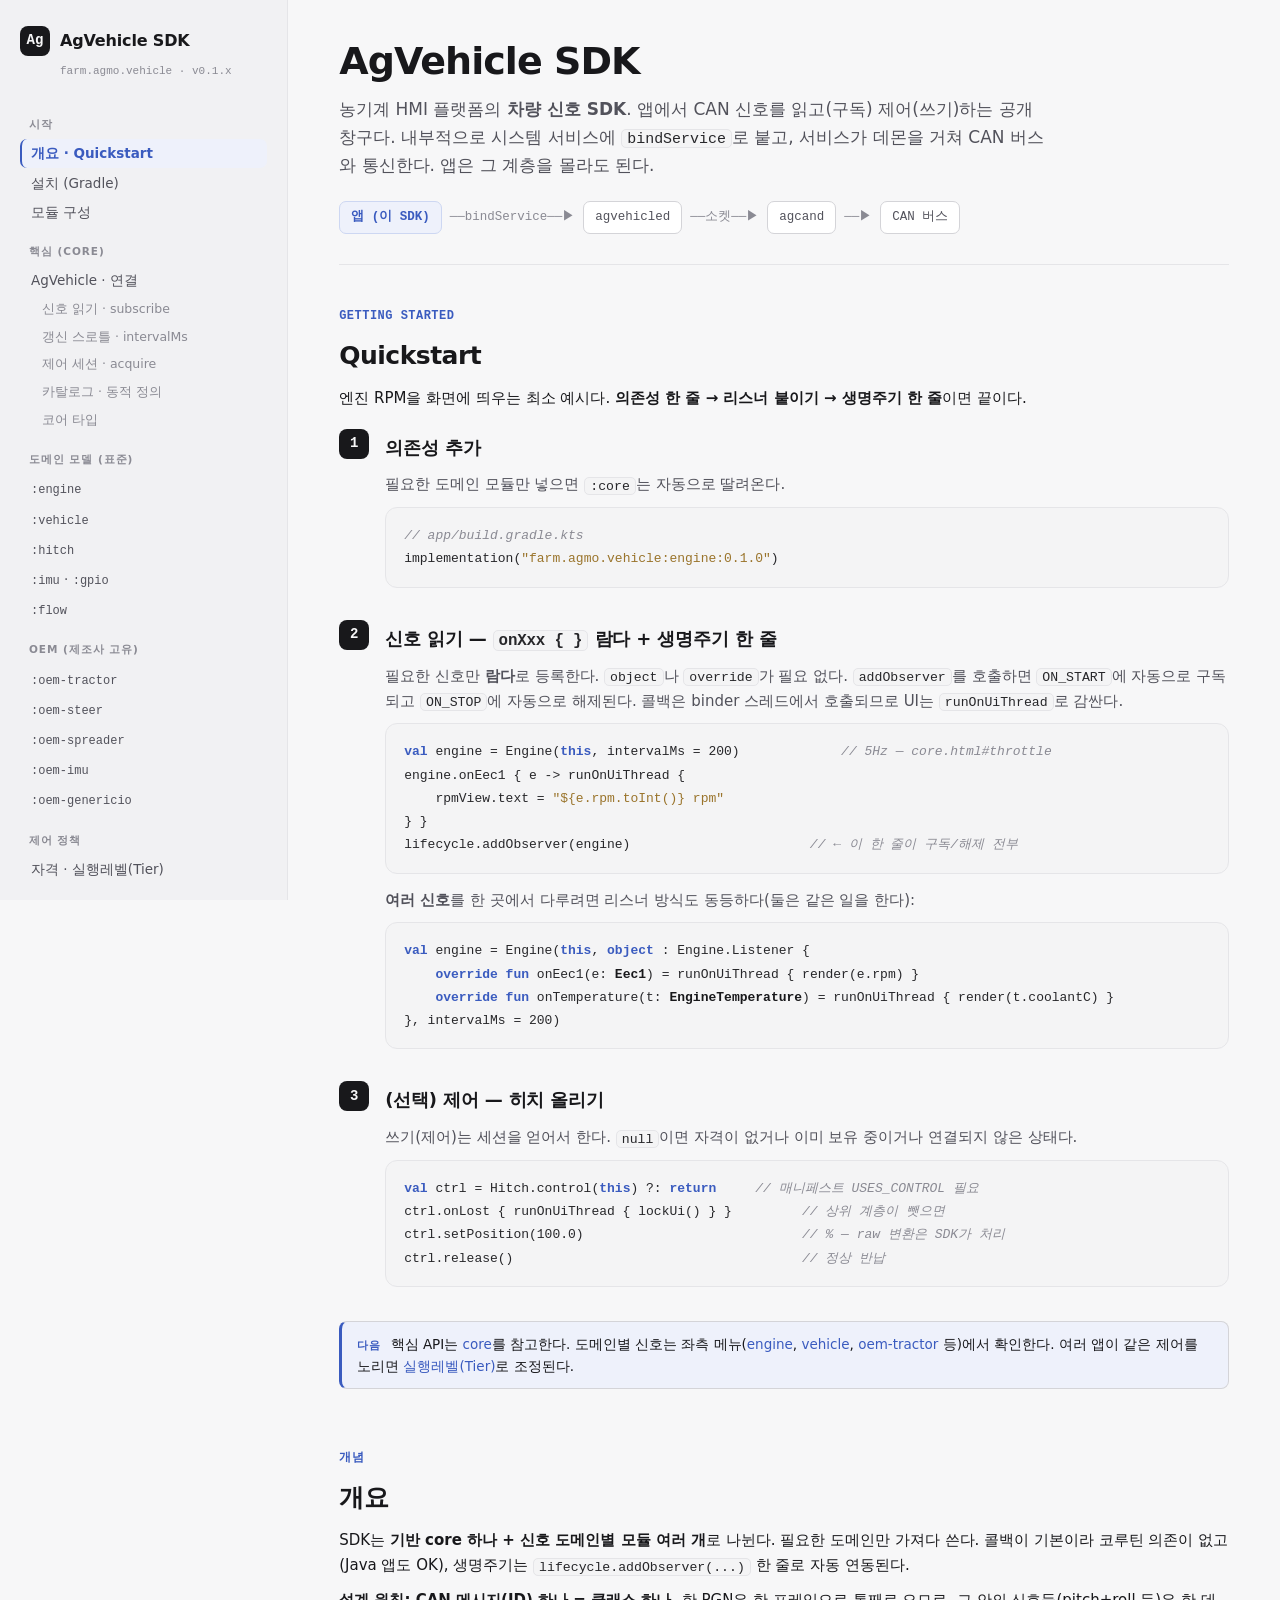
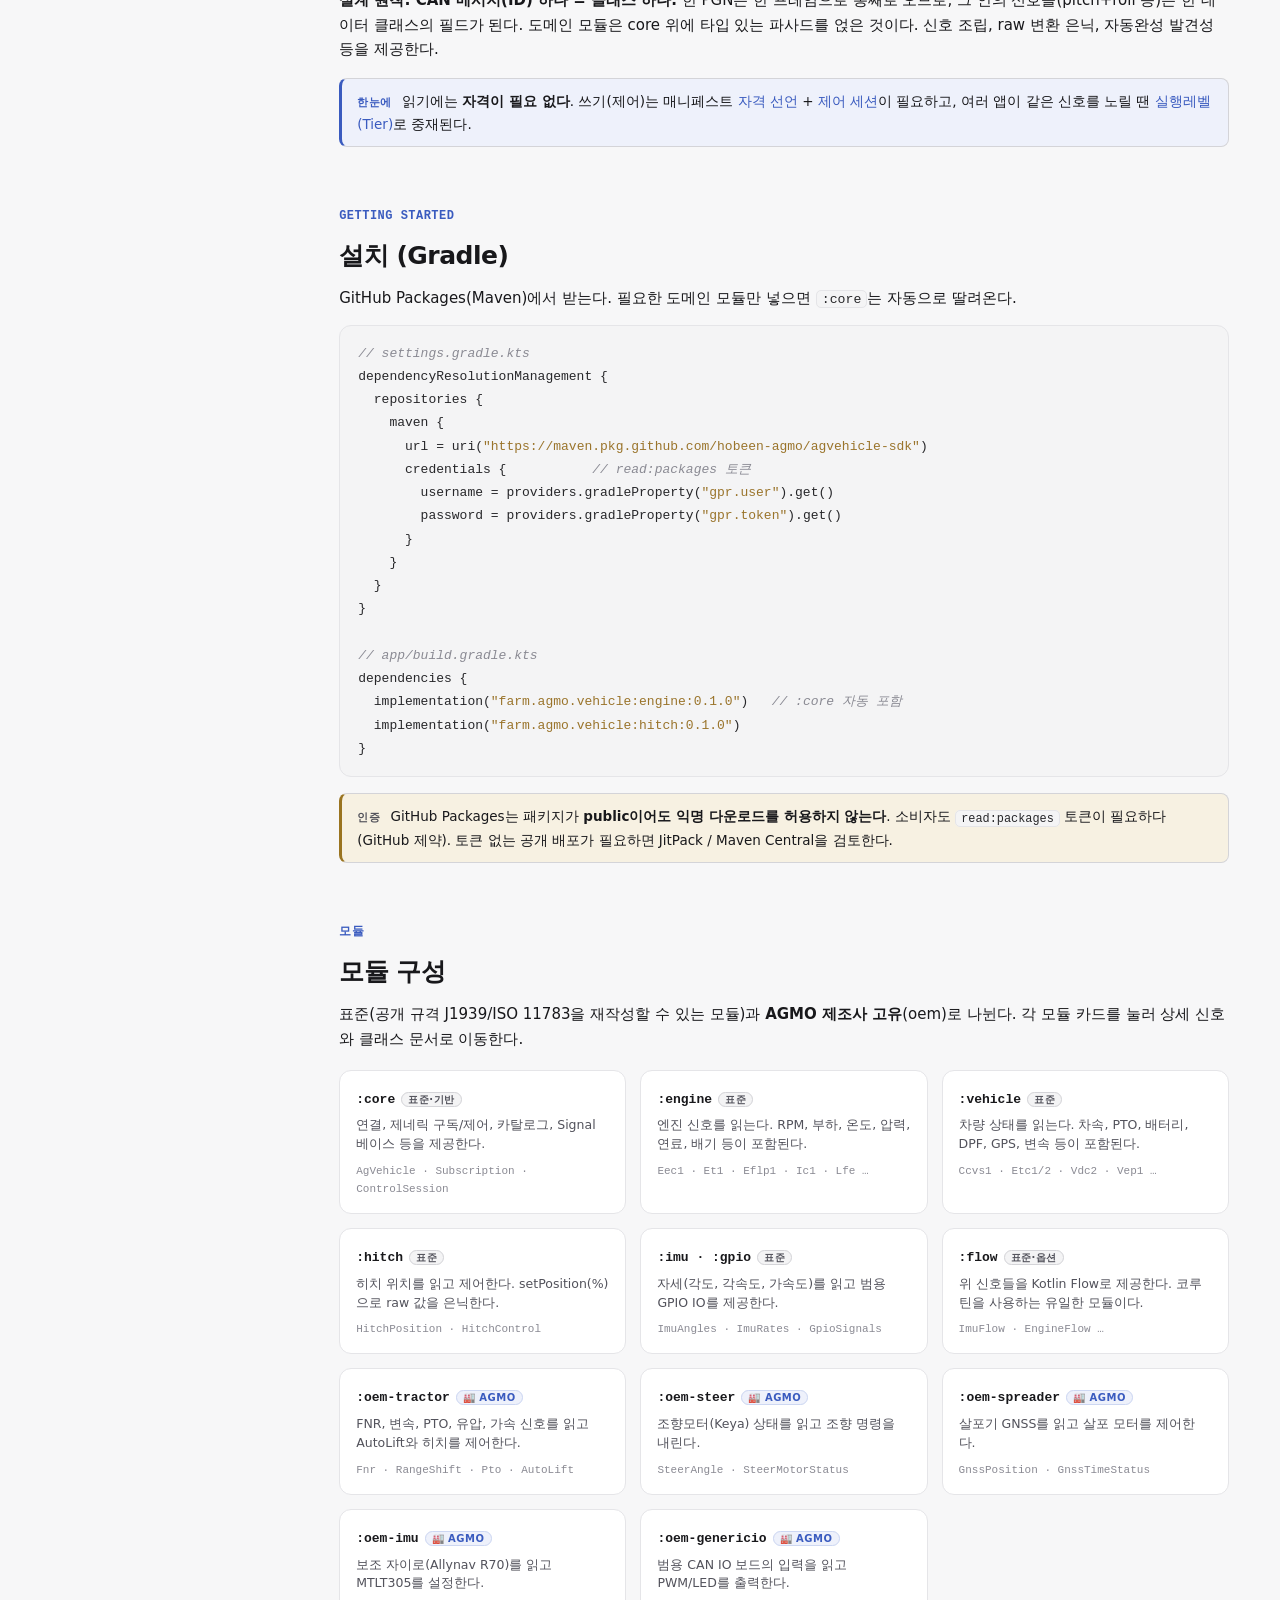
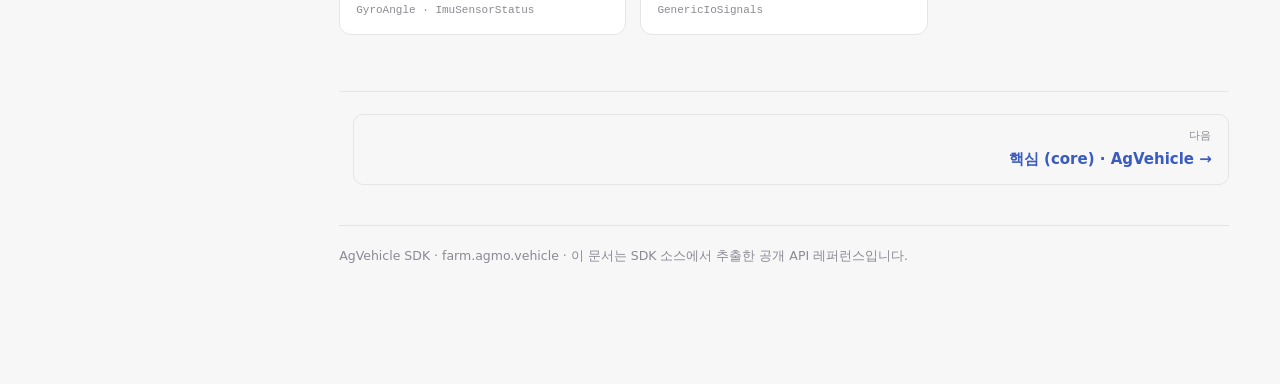
<file: docs/api/index.html>
<!doctype html>
<html lang="ko">
<head>
<meta charset="utf-8">
<meta name="viewport" content="width=device-width, initial-scale=1">
<title>AgVehicle SDK — Docs</title>
<style>
/* AgVehicle SDK docs — shared stylesheet. Neutral dark/light, no brand hue. */
:root{
  --bg:#f7f7f8; --panel:#ffffff; --sidebar:#f1f1f3; --ink:#18181b; --mut:#52525b;
  --dim:#8a8a93; --line:#e5e5e8; --line2:#d4d4d8; --code-bg:#f4f4f5; --code-ink:#27272a;
  --acc:#3a5bbf; --acc-soft:#eef1fb; --acc-line:#cdd7f2;
  --warn:#9a7420; --warn-soft:#f7f1e2; --danger:#b4544e;
  --str:#9a742b; --sig-bg:#fbfbfc;
  --mono:ui-monospace,"SF Mono",SFMono-Regular,Menlo,"JetBrains Mono",Consolas,monospace;
  --sans:system-ui,-apple-system,"Segoe UI",Roboto,"Helvetica Neue",sans-serif;
}
@media (prefers-color-scheme: dark){
  :root{
    --bg:#0d0d10; --panel:#151519; --sidebar:#101013; --ink:#e9e9ec; --mut:#a1a1aa;
    --dim:#71717a; --line:#26262b; --line2:#35353c; --code-bg:#121216; --code-ink:#d4d4d8;
    --acc:#93a8f0; --acc-soft:#161e33; --acc-line:#2c3a63;
    --warn:#d3b06a; --warn-soft:#221c0e; --danger:#e0736c;
    --str:#cbb079; --sig-bg:#111115;
  }
}
:root[data-theme="light"]{
  --bg:#f7f7f8; --panel:#ffffff; --sidebar:#f1f1f3; --ink:#18181b; --mut:#52525b;
  --dim:#8a8a93; --line:#e5e5e8; --line2:#d4d4d8; --code-bg:#f4f4f5; --code-ink:#27272a;
  --acc:#3a5bbf; --acc-soft:#eef1fb; --acc-line:#cdd7f2;
  --warn:#9a7420; --warn-soft:#f7f1e2; --danger:#b4544e; --str:#9a742b; --sig-bg:#fbfbfc;
}
:root[data-theme="dark"]{
  --bg:#0d0d10; --panel:#151519; --sidebar:#101013; --ink:#e9e9ec; --mut:#a1a1aa;
  --dim:#71717a; --line:#26262b; --line2:#35353c; --code-bg:#121216; --code-ink:#d4d4d8;
  --acc:#93a8f0; --acc-soft:#161e33; --acc-line:#2c3a63;
  --warn:#d3b06a; --warn-soft:#221c0e; --danger:#e0736c; --str:#cbb079; --sig-bg:#111115;
}
*{box-sizing:border-box}
html{scroll-behavior:smooth}
body{margin:0;background:var(--bg);color:var(--ink);font-family:var(--sans);
  font-size:15px;line-height:1.65;-webkit-font-smoothing:antialiased}
a{color:var(--acc);text-decoration:none}
a:hover{text-decoration:underline}
code,kbd{font-family:var(--mono);font-size:.88em}
.mono{font-family:var(--mono)}

/* layout */
.shell{display:grid;grid-template-columns:288px minmax(0,1fr);max-width:1360px;margin:0 auto;min-height:100vh}
.side{position:sticky;top:0;align-self:start;height:100vh;overflow-y:auto;background:var(--sidebar);
  border-right:1px solid var(--line);padding:26px 20px 60px}
.main{padding:0 clamp(20px,4vw,64px) 120px;min-width:0}
@media (max-width:860px){
  .shell{grid-template-columns:1fr}
  .side{position:static;height:auto;border-right:0;border-bottom:1px solid var(--line)}
}

/* sidebar */
.brand{display:flex;align-items:center;gap:10px;margin-bottom:6px}
.brand a{display:flex;align-items:center;gap:10px;color:inherit}
.brand a:hover{text-decoration:none}
.brand .logo{width:30px;height:30px;border-radius:8px;background:var(--ink);color:var(--bg);
  display:grid;place-items:center;font-weight:800;font-size:14px;flex:none;font-family:var(--mono)}
.brand b{font-size:16px;letter-spacing:-.01em}
.ver{color:var(--dim);font-family:var(--mono);font-size:11px;margin:2px 0 20px 40px}
.nav{display:flex;flex-direction:column;gap:1px}
.nav .grp{color:var(--dim);font-size:10.5px;font-weight:700;letter-spacing:.09em;
  text-transform:uppercase;margin:16px 0 5px;padding-left:9px}
.nav a{color:var(--mut);padding:5px 9px;border-radius:7px;font-size:13.5px;
  border-left:2px solid transparent;line-height:1.35}
.nav a:hover{background:var(--panel);color:var(--ink);text-decoration:none}
.nav a.active{color:var(--acc);background:var(--acc-soft);border-left-color:var(--acc);font-weight:600}
.nav a.sub{padding-left:20px;font-size:12.5px;color:var(--dim)}
.nav a .mono{font-size:12px}

/* page header */
.crumb{font-family:var(--mono);font-size:12px;color:var(--dim);margin:38px 0 4px}
.crumb a{color:var(--dim)}
h1{font-size:34px;line-height:1.12;letter-spacing:-.025em;margin:0 0 12px;font-weight:800;text-wrap:balance}
.lead{font-size:17px;color:var(--mut);max-width:66ch;margin:8px 0 0}
.hero{padding:40px 0 30px;border-bottom:1px solid var(--line);margin-bottom:8px}
.hero h1{font-size:38px}
.pathline{display:flex;flex-wrap:wrap;gap:8px;align-items:center;margin-top:22px;font-family:var(--mono);font-size:12.5px;color:var(--mut)}
.pathline .node{background:var(--panel);border:1px solid var(--line2);border-radius:7px;padding:5px 11px;white-space:nowrap}
.pathline .node.hl{border-color:var(--acc-line);background:var(--acc-soft);color:var(--acc);font-weight:600}
.pathline .arw{color:var(--dim)}

/* sections */
section{padding-top:44px}
section>h2,h2{font-size:25px;letter-spacing:-.02em;margin:0 0 6px;font-weight:800;scroll-margin-top:20px}
.kicker{color:var(--acc);font-family:var(--mono);font-size:12px;font-weight:700;letter-spacing:.04em;margin-bottom:8px}
h3{font-size:18px;margin:32px 0 8px;letter-spacing:-.01em;scroll-margin-top:20px}
h4{font-size:13px;margin:22px 0 6px;color:var(--mut);text-transform:uppercase;letter-spacing:.05em}
p{margin:10px 0}
.sub{color:var(--mut)}

/* quickstart steps */
.steps{counter-reset:step;display:flex;flex-direction:column;gap:20px;margin:20px 0}
.step{position:relative;padding-left:46px}
.step::before{counter-increment:step;content:counter(step);position:absolute;left:0;top:-2px;
  width:30px;height:30px;border-radius:8px;background:var(--ink);color:var(--bg);
  display:grid;place-items:center;font-weight:800;font-size:14px;font-family:var(--mono)}
.step h3{margin:2px 0 6px}
.step pre{margin-top:10px}

/* code */
pre{background:var(--code-bg);border:1px solid var(--line);border-radius:12px;padding:16px 18px;
  overflow-x:auto;margin:14px 0;line-height:1.55}
pre code{color:var(--code-ink);font-size:13px}
.tok-k{color:var(--acc);font-weight:600}
.tok-t{color:var(--ink);font-weight:600}
.tok-c{color:var(--dim);font-style:italic}
.tok-s{color:var(--str)}
:not(pre)>code{background:var(--code-bg);border:1px solid var(--line);border-radius:5px;
  padding:.5px 5px;color:var(--code-ink)}

/* signature block */
.sig{background:var(--sig-bg);border:1px solid var(--line2);border-radius:12px;margin:20px 0;overflow:hidden}
.sig>.sig-h{display:flex;align-items:baseline;gap:10px;flex-wrap:wrap;padding:13px 18px;
  border-bottom:1px solid var(--line);background:var(--panel)}
.sig-h .name{font-family:var(--mono);font-size:15px;font-weight:700;color:var(--ink)}
.sig-h .tag{font-family:var(--mono);font-size:10.5px;font-weight:700;padding:2px 7px;border-radius:999px;letter-spacing:.03em;border:1px solid var(--line2)}
.tag.read{color:var(--mut);background:var(--code-bg)}
.tag.ctrl{color:var(--acc);background:var(--acc-soft);border-color:var(--acc-line)}
.tag.oem{color:var(--mut);background:transparent;border-style:dashed}
.tag.enum{color:var(--warn);background:var(--warn-soft);border-color:transparent}
.sig-h .spring{flex:1}
.sig-h .mod{font-family:var(--mono);font-size:11.5px;color:var(--dim)}
.sig-h .pgn{font-family:var(--mono);font-size:11px;color:var(--dim);background:var(--code-bg);border:1px solid var(--line);border-radius:5px;padding:1px 6px}
.sig-body{padding:6px 18px 16px}
.sig-body pre{background:var(--code-bg);margin:12px 0}
.sig-body>p:first-child{margin-top:12px}

/* tables */
table{border-collapse:collapse;width:100%;margin:12px 0;font-size:13.5px}
th,td{text-align:left;padding:8px 12px;border-bottom:1px solid var(--line);vertical-align:top}
th{color:var(--dim);font-size:11px;text-transform:uppercase;letter-spacing:.05em;font-weight:700}
td.p{font-family:var(--mono);color:var(--code-ink);white-space:nowrap;font-size:12.5px}
td .ty,.ty{color:var(--mut);font-family:var(--mono);font-size:12px}
td.u{font-family:var(--mono);color:var(--dim);font-size:12px;white-space:nowrap}
.tblwrap{overflow-x:auto;border:1px solid var(--line);border-radius:12px;margin:14px 0}
.tblwrap table{margin:0}
.tblwrap th,.tblwrap td{padding:9px 14px}
.tblwrap tr:last-child td{border-bottom:0}

/* callouts */
.note{border:1px solid var(--line2);border-left:3px solid var(--mut);background:var(--code-bg);
  border-radius:8px;padding:11px 15px;margin:16px 0;font-size:13.5px}
.note.warn{border-left-color:var(--warn);background:var(--warn-soft)}
.note.info{border-left-color:var(--acc);background:var(--acc-soft)}
.note b{color:var(--ink)}
.note .lbl{font-weight:700;font-size:11px;letter-spacing:.05em;text-transform:uppercase;margin-right:6px;color:var(--mut)}
.note.info .lbl{color:var(--acc)}

/* module grid (index) */
.mods{display:grid;grid-template-columns:repeat(auto-fill,minmax(250px,1fr));gap:14px;margin:18px 0}
.mod{display:block;background:var(--panel);border:1px solid var(--line);border-radius:12px;padding:15px 16px;color:inherit;transition:border-color .12s}
.mod:hover{border-color:var(--acc-line);text-decoration:none}
.mod .co{font-family:var(--mono);font-size:13px;font-weight:700;color:var(--ink)}
.mod .std{font-size:10px;font-weight:700;letter-spacing:.05em;padding:1px 6px;border-radius:999px;margin-left:6px;
  color:var(--mut);background:var(--code-bg);border:1px solid var(--line2)}
.mod .oemb{color:var(--acc);background:var(--acc-soft);border-color:var(--acc-line)}
.mod .d{color:var(--mut);font-size:12.5px;margin-top:6px;line-height:1.5}
.mod .n{font-size:11px;color:var(--dim);margin-top:8px;font-family:var(--mono)}

/* tier ladder */
.ladder{display:flex;flex-direction:column;gap:8px;margin:16px 0}
.rung{display:flex;align-items:center;gap:14px;border:1px solid var(--line2);border-radius:10px;
  padding:12px 16px;background:var(--panel)}
.rung .rk{font-family:var(--mono);font-weight:800;font-size:15px;width:66px;flex:none}
.rung .nm{font-weight:700}
.rung .ds{color:var(--mut);font-size:13px;margin-left:auto;text-align:right}
.rung.safety{border-color:color-mix(in srgb,var(--danger) 45%,var(--line2))}.rung.safety .rk{color:var(--danger)}
.rung.app{border-color:var(--acc-line)}.rung.app .rk{color:var(--acc)}
.rung.system .rk{color:var(--dim)}

/* page nav (prev/next) */
.pagenav{display:flex;justify-content:space-between;gap:14px;margin-top:56px;padding-top:22px;border-top:1px solid var(--line)}
.pagenav a{flex:1;border:1px solid var(--line);border-radius:10px;padding:12px 16px;color:inherit}
.pagenav a:hover{border-color:var(--acc-line);text-decoration:none}
.pagenav .lb{font-size:11px;color:var(--dim);text-transform:uppercase;letter-spacing:.05em}
.pagenav .tt{font-weight:700;color:var(--acc);margin-top:2px}
.pagenav .next{text-align:right}

.pill{display:inline-block;font-family:var(--mono);font-size:11px;color:var(--acc);
  background:var(--acc-soft);border:1px solid var(--acc-line);border-radius:999px;padding:1px 8px}
.foot{margin-top:40px;padding-top:20px;border-top:1px solid var(--line);color:var(--dim);font-size:12.5px}
:target{scroll-margin-top:16px}
::selection{background:var(--acc-soft)}

</style>
</head>
<body>
<div class="shell">
<aside class="side">
  <div class="brand"><a href="index.html"><span class="logo">Ag</span><b>AgVehicle SDK</b></a></div>
  <div class="ver">farm.agmo.vehicle · v0.1.x</div>
  <nav class="nav">
    <div class="grp">시작</div>
    <a class="active" href="index.html">개요 · Quickstart</a>
    <a href="index.html#install">설치 (Gradle)</a>
    <a href="index.html#modules">모듈 구성</a>
    <div class="grp">핵심 (core)</div>
    <a href="core.html">AgVehicle · 연결</a>
    <a class="sub" href="core.html#reading">신호 읽기 · subscribe</a>
    <a class="sub" href="core.html#throttle">갱신 스로틀 · intervalMs</a>
    <a class="sub" href="core.html#control">제어 세션 · acquire</a>
    <a class="sub" href="core.html#catalog">카탈로그 · 동적 정의</a>
    <a class="sub" href="core.html#types">코어 타입</a>
    <div class="grp">도메인 모델 (표준)</div>
    <a href="engine.html"><span class="mono">:engine</span></a>
    <a href="vehicle.html"><span class="mono">:vehicle</span></a>
    <a href="hitch.html"><span class="mono">:hitch</span></a>
    <a href="imu.html"><span class="mono">:imu</span> · <span class="mono">:gpio</span></a>
    <a href="flow.html"><span class="mono">:flow</span></a>
    <div class="grp">OEM (제조사 고유)</div>
    <a href="oem-tractor.html"><span class="mono">:oem-tractor</span></a>
    <a href="oem-steer.html"><span class="mono">:oem-steer</span></a>
    <a href="oem-spreader.html"><span class="mono">:oem-spreader</span></a>
    <a href="oem-imu.html"><span class="mono">:oem-imu</span></a>
    <a href="oem-genericio.html"><span class="mono">:oem-genericio</span></a>
    <div class="grp">제어 정책</div>
    <a href="policy.html">자격 · 실행레벨(Tier)</a>
  </nav>
</aside>

<main class="main">
  <header class="hero">
    <h1>AgVehicle SDK</h1>
    <p class="lead">농기계 HMI 플랫폼의 <b>차량 신호 SDK</b>. 앱에서 CAN 신호를 읽고(구독) 제어(쓰기)하는 공개 창구다. 내부적으로 시스템 서비스에 <code>bindService</code>로 붙고, 서비스가 데몬을 거쳐 CAN 버스와 통신한다. 앱은 그 계층을 몰라도 된다.</p>
    <div class="pathline">
      <span class="node hl">앱 (이 SDK)</span><span class="arw">──bindService──▶</span>
      <span class="node">agvehicled</span><span class="arw">──소켓──▶</span>
      <span class="node">agcand</span><span class="arw">──▶</span>
      <span class="node">CAN 버스</span>
    </div>
  </header>

  <section id="quickstart" style="padding-top:34px">
    <div class="kicker">GETTING STARTED</div>
    <h2>Quickstart</h2>
    <p>엔진 RPM을 화면에 띄우는 최소 예시다. <b>의존성 한 줄 → 리스너 붙이기 → 생명주기 한 줄</b>이면 끝이다.</p>
    <div class="steps">
      <div class="step">
        <h3>의존성 추가</h3>
        <p class="sub">필요한 도메인 모듈만 넣으면 <code>:core</code>는 자동으로 딸려온다.</p>
<pre><code><span class="tok-c">// app/build.gradle.kts</span>
implementation(<span class="tok-s">"farm.agmo.vehicle:engine:0.1.0"</span>)</code></pre>
      </div>
      <div class="step">
        <h3>신호 읽기 — <code>onXxx { }</code> 람다 + 생명주기 한 줄</h3>
        <p class="sub">필요한 신호만 <b>람다</b>로 등록한다. <code>object</code>나 <code>override</code>가 필요 없다. <code>addObserver</code>를 호출하면 <code>ON_START</code>에 자동으로 구독되고 <code>ON_STOP</code>에 자동으로 해제된다. 콜백은 binder 스레드에서 호출되므로 UI는 <code>runOnUiThread</code>로 감싼다.</p>
<pre><code><span class="tok-k">val</span> engine = Engine(<span class="tok-k">this</span>, intervalMs = 200)             <span class="tok-c">// 5Hz — core.html#throttle</span>
engine.onEec1 { e -> runOnUiThread {
    rpmView.text = <span class="tok-s">"${e.rpm.toInt()} rpm"</span>
} }
lifecycle.addObserver(engine)                       <span class="tok-c">// ← 이 한 줄이 구독/해제 전부</span></code></pre>
        <p class="sub"><b>여러 신호</b>를 한 곳에서 다루려면 리스너 방식도 동등하다(둘은 같은 일을 한다):</p>
<pre><code><span class="tok-k">val</span> engine = Engine(<span class="tok-k">this</span>, <span class="tok-k">object</span> : Engine.Listener {
    <span class="tok-k">override fun</span> onEec1(e: <span class="tok-t">Eec1</span>) = runOnUiThread { render(e.rpm) }
    <span class="tok-k">override fun</span> onTemperature(t: <span class="tok-t">EngineTemperature</span>) = runOnUiThread { render(t.coolantC) }
}, intervalMs = 200)</code></pre>
      </div>
      <div class="step">
        <h3>(선택) 제어 — 히치 올리기</h3>
        <p class="sub">쓰기(제어)는 세션을 얻어서 한다. <code>null</code>이면 자격이 없거나 이미 보유 중이거나 연결되지 않은 상태다.</p>
<pre><code><span class="tok-k">val</span> ctrl = Hitch.control(<span class="tok-k">this</span>) ?: <span class="tok-k">return</span>     <span class="tok-c">// 매니페스트 USES_CONTROL 필요</span>
ctrl.onLost { runOnUiThread { lockUi() } }         <span class="tok-c">// 상위 계층이 뺏으면</span>
ctrl.setPosition(100.0)                            <span class="tok-c">// % — raw 변환은 SDK가 처리</span>
ctrl.release()                                     <span class="tok-c">// 정상 반납</span></code></pre>
      </div>
    </div>
    <div class="note info"><span class="lbl">다음</span> 핵심 API는 <a href="core.html">core</a>를 참고한다. 도메인별 신호는 좌측 메뉴(<a href="engine.html">engine</a>, <a href="vehicle.html">vehicle</a>, <a href="oem-tractor.html">oem-tractor</a> 등)에서 확인한다. 여러 앱이 같은 제어를 노리면 <a href="policy.html">실행레벨(Tier)</a>로 조정된다.</div>
  </section>

  <section id="overview">
    <div class="kicker">개념</div>
    <h2>개요</h2>
    <p>SDK는 <b>기반 core 하나 + 신호 도메인별 모듈 여러 개</b>로 나뉜다. 필요한 도메인만 가져다 쓴다. 콜백이 기본이라 코루틴 의존이 없고(Java 앱도 OK), 생명주기는 <code>lifecycle.addObserver(...)</code> 한 줄로 자동 연동된다.</p>
    <p><b>설계 원칙: CAN 메시지(ID) 하나 = 클래스 하나.</b> 한 PGN은 한 프레임으로 통째로 오므로, 그 안의 신호들(pitch+roll 등)은 한 데이터 클래스의 필드가 된다. 도메인 모듈은 core 위에 타입 있는 파사드를 얹은 것이다. 신호 조립, raw 변환 은닉, 자동완성 발견성 등을 제공한다.</p>
    <div class="note info"><span class="lbl">한눈에</span> 읽기에는 <b>자격이 필요 없다</b>. 쓰기(제어)는 매니페스트 <a href="policy.html">자격 선언</a> + <a href="core.html#control">제어 세션</a>이 필요하고, 여러 앱이 같은 신호를 노릴 땐 <a href="policy.html#tier">실행레벨(Tier)</a>로 중재된다.</div>
  </section>

  <section id="install">
    <div class="kicker">GETTING STARTED</div>
    <h2>설치 (Gradle)</h2>
    <p>GitHub Packages(Maven)에서 받는다. 필요한 도메인 모듈만 넣으면 <code>:core</code>는 자동으로 딸려온다.</p>
<pre><code><span class="tok-c">// settings.gradle.kts</span>
dependencyResolutionManagement {
  repositories {
    maven {
      url = uri(<span class="tok-s">"https://maven.pkg.github.com/hobeen-agmo/agvehicle-sdk"</span>)
      credentials {           <span class="tok-c">// read:packages 토큰</span>
        username = providers.gradleProperty(<span class="tok-s">"gpr.user"</span>).get()
        password = providers.gradleProperty(<span class="tok-s">"gpr.token"</span>).get()
      }
    }
  }
}

<span class="tok-c">// app/build.gradle.kts</span>
dependencies {
  implementation(<span class="tok-s">"farm.agmo.vehicle:engine:0.1.0"</span>)   <span class="tok-c">// :core 자동 포함</span>
  implementation(<span class="tok-s">"farm.agmo.vehicle:hitch:0.1.0"</span>)
}</code></pre>
    <div class="note warn"><span class="lbl">인증</span> GitHub Packages는 패키지가 <b>public이어도 익명 다운로드를 허용하지 않는다</b>. 소비자도 <code>read:packages</code> 토큰이 필요하다(GitHub 제약). 토큰 없는 공개 배포가 필요하면 JitPack / Maven Central을 검토한다.</div>
  </section>

  <section id="modules">
    <div class="kicker">모듈</div>
    <h2>모듈 구성</h2>
    <p>표준(공개 규격 J1939/ISO 11783을 재작성할 수 있는 모듈)과 <b>AGMO 제조사 고유</b>(oem)로 나뉜다. 각 모듈 카드를 눌러 상세 신호와 클래스 문서로 이동한다.</p>
    <div class="mods">
      <a class="mod" href="core.html"><span class="co">:core</span><span class="std">표준·기반</span><div class="d">연결, 제네릭 구독/제어, 카탈로그, Signal 베이스 등을 제공한다.</div><div class="n">AgVehicle · Subscription · ControlSession</div></a>
      <a class="mod" href="engine.html"><span class="co">:engine</span><span class="std">표준</span><div class="d">엔진 신호를 읽는다. RPM, 부하, 온도, 압력, 연료, 배기 등이 포함된다.</div><div class="n">Eec1 · Et1 · Eflp1 · Ic1 · Lfe …</div></a>
      <a class="mod" href="vehicle.html"><span class="co">:vehicle</span><span class="std">표준</span><div class="d">차량 상태를 읽는다. 차속, PTO, 배터리, DPF, GPS, 변속 등이 포함된다.</div><div class="n">Ccvs1 · Etc1/2 · Vdc2 · Vep1 …</div></a>
      <a class="mod" href="hitch.html"><span class="co">:hitch</span><span class="std">표준</span><div class="d">히치 위치를 읽고 제어한다. setPosition(%)으로 raw 값을 은닉한다.</div><div class="n">HitchPosition · HitchControl</div></a>
      <a class="mod" href="imu.html"><span class="co">:imu · :gpio</span><span class="std">표준</span><div class="d">자세(각도, 각속도, 가속도)를 읽고 범용 GPIO IO를 제공한다.</div><div class="n">ImuAngles · ImuRates · GpioSignals</div></a>
      <a class="mod" href="flow.html"><span class="co">:flow</span><span class="std">표준·옵션</span><div class="d">위 신호들을 Kotlin Flow로 제공한다. 코루틴을 사용하는 유일한 모듈이다.</div><div class="n">ImuFlow · EngineFlow …</div></a>
      <a class="mod" href="oem-tractor.html"><span class="co">:oem-tractor</span><span class="std oemb">🏭 AGMO</span><div class="d">FNR, 변속, PTO, 유압, 가속 신호를 읽고 AutoLift와 히치를 제어한다.</div><div class="n">Fnr · RangeShift · Pto · AutoLift</div></a>
      <a class="mod" href="oem-steer.html"><span class="co">:oem-steer</span><span class="std oemb">🏭 AGMO</span><div class="d">조향모터(Keya) 상태를 읽고 조향 명령을 내린다.</div><div class="n">SteerAngle · SteerMotorStatus</div></a>
      <a class="mod" href="oem-spreader.html"><span class="co">:oem-spreader</span><span class="std oemb">🏭 AGMO</span><div class="d">살포기 GNSS를 읽고 살포 모터를 제어한다.</div><div class="n">GnssPosition · GnssTimeStatus</div></a>
      <a class="mod" href="oem-imu.html"><span class="co">:oem-imu</span><span class="std oemb">🏭 AGMO</span><div class="d">보조 자이로(Allynav R70)를 읽고 MTLT305를 설정한다.</div><div class="n">GyroAngle · ImuSensorStatus</div></a>
      <a class="mod" href="oem-genericio.html"><span class="co">:oem-genericio</span><span class="std oemb">🏭 AGMO</span><div class="d">범용 CAN IO 보드의 입력을 읽고 PWM/LED를 출력한다.</div><div class="n">GenericIoSignals</div></a>
    </div>
  </section>

  <div class="pagenav">
    <span></span>
    <a class="next" href="core.html"><div class="lb">다음</div><div class="tt">핵심 (core) · AgVehicle →</div></a>
  </div>
  <div class="foot">AgVehicle SDK · farm.agmo.vehicle · 이 문서는 SDK 소스에서 추출한 공개 API 레퍼런스입니다.</div>
</main>
</div>
</body>
</html>
</file>
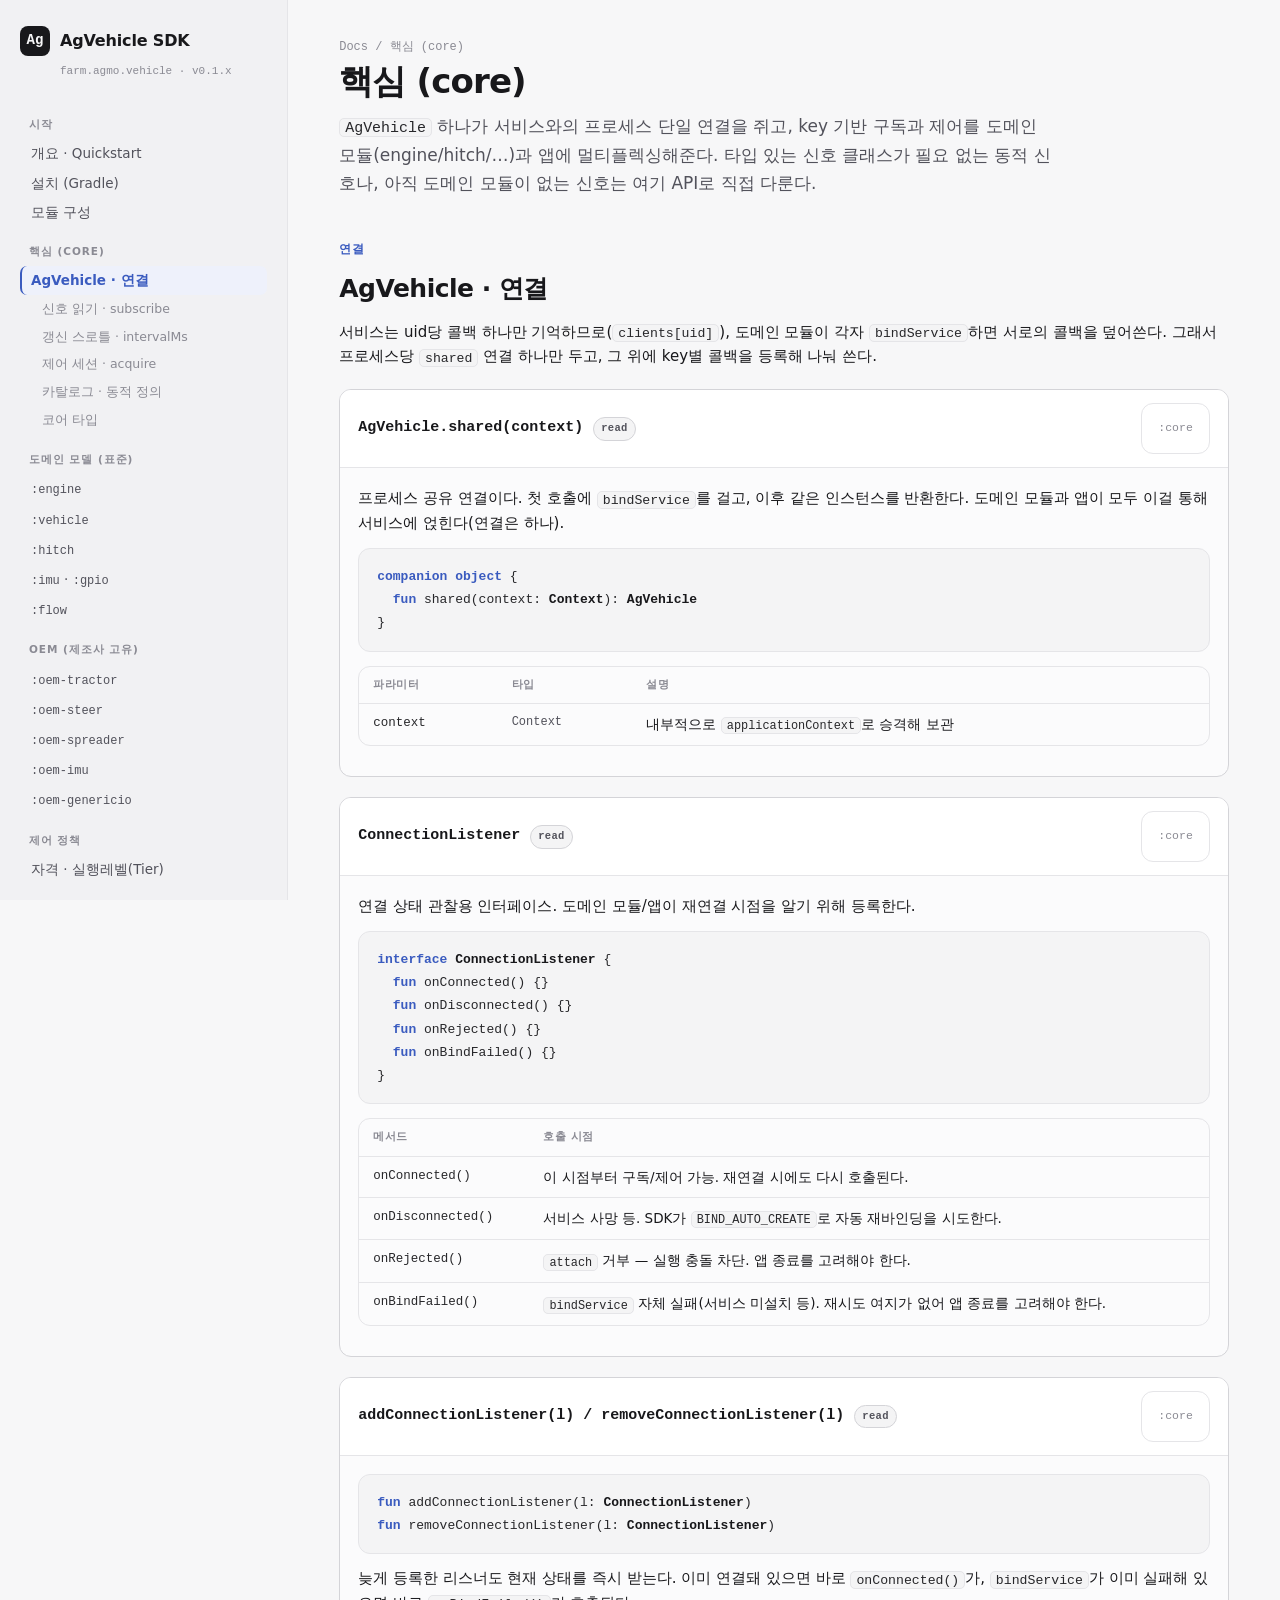
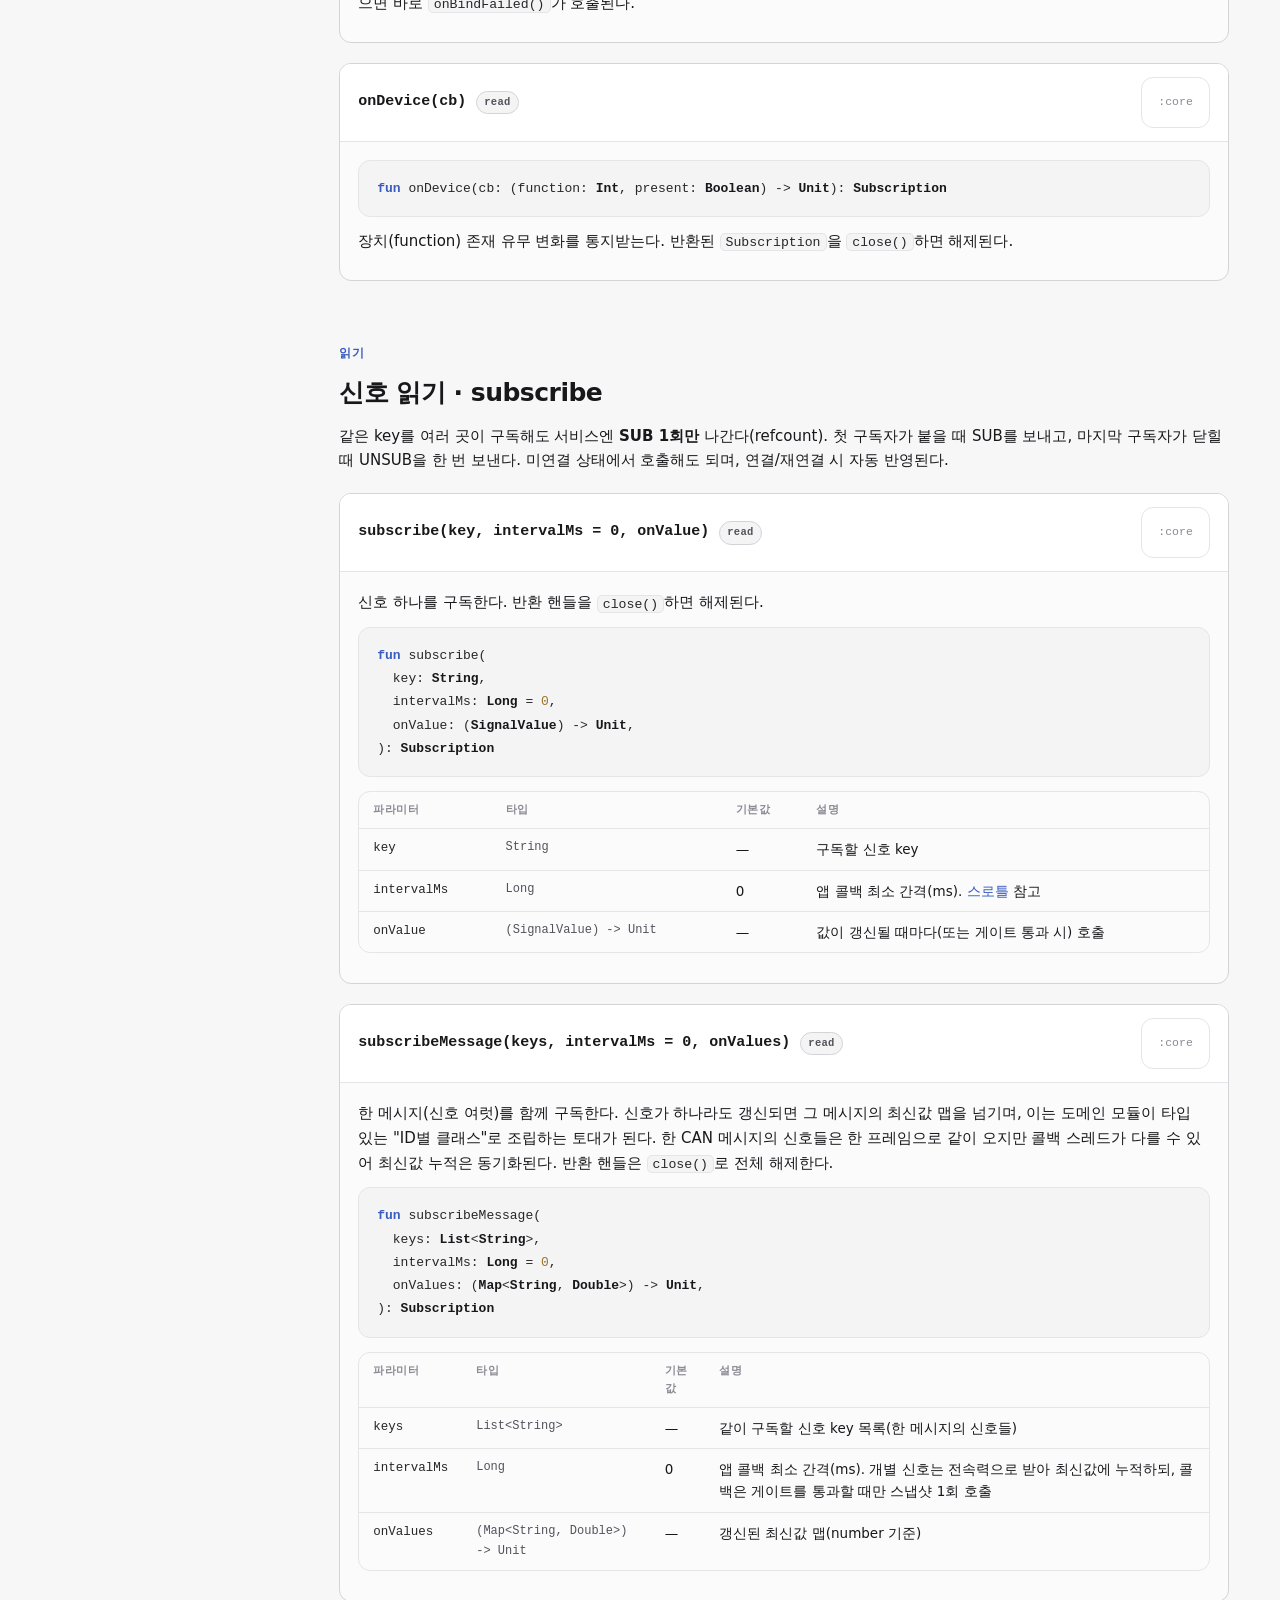
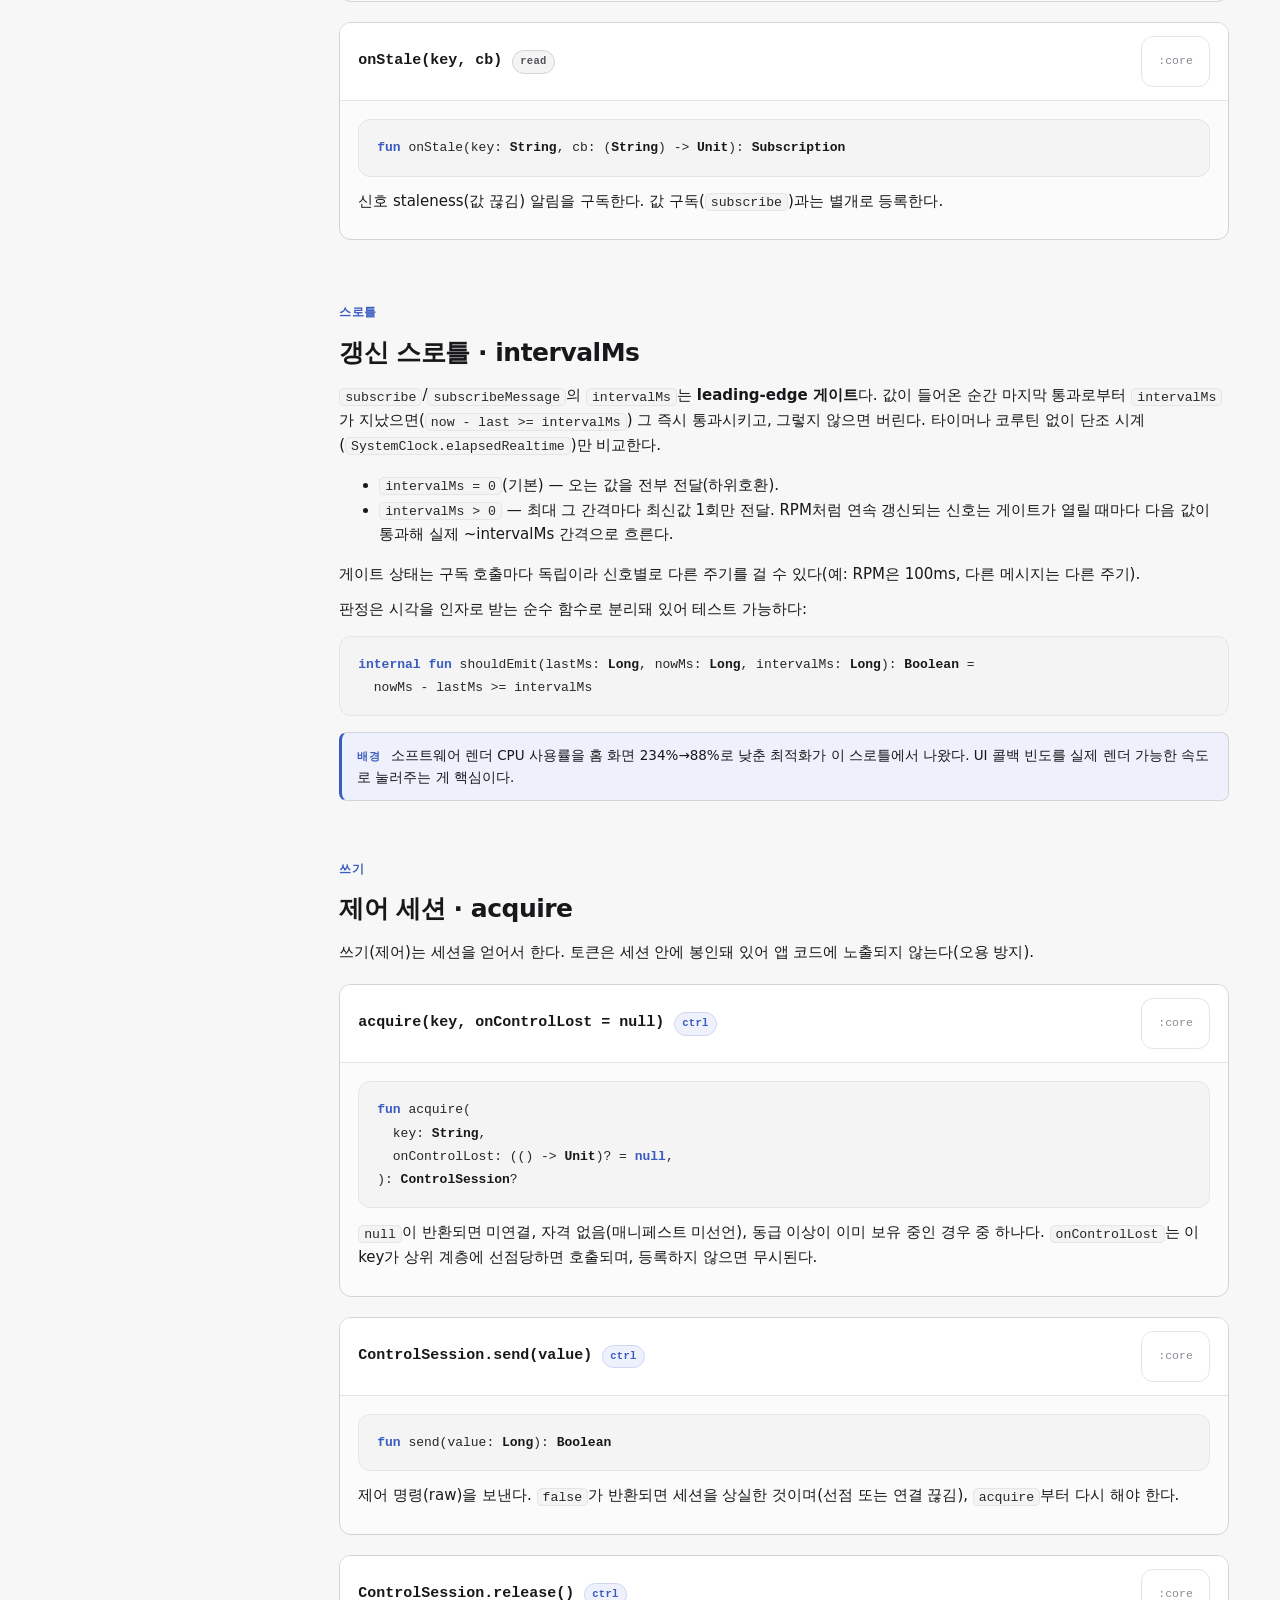
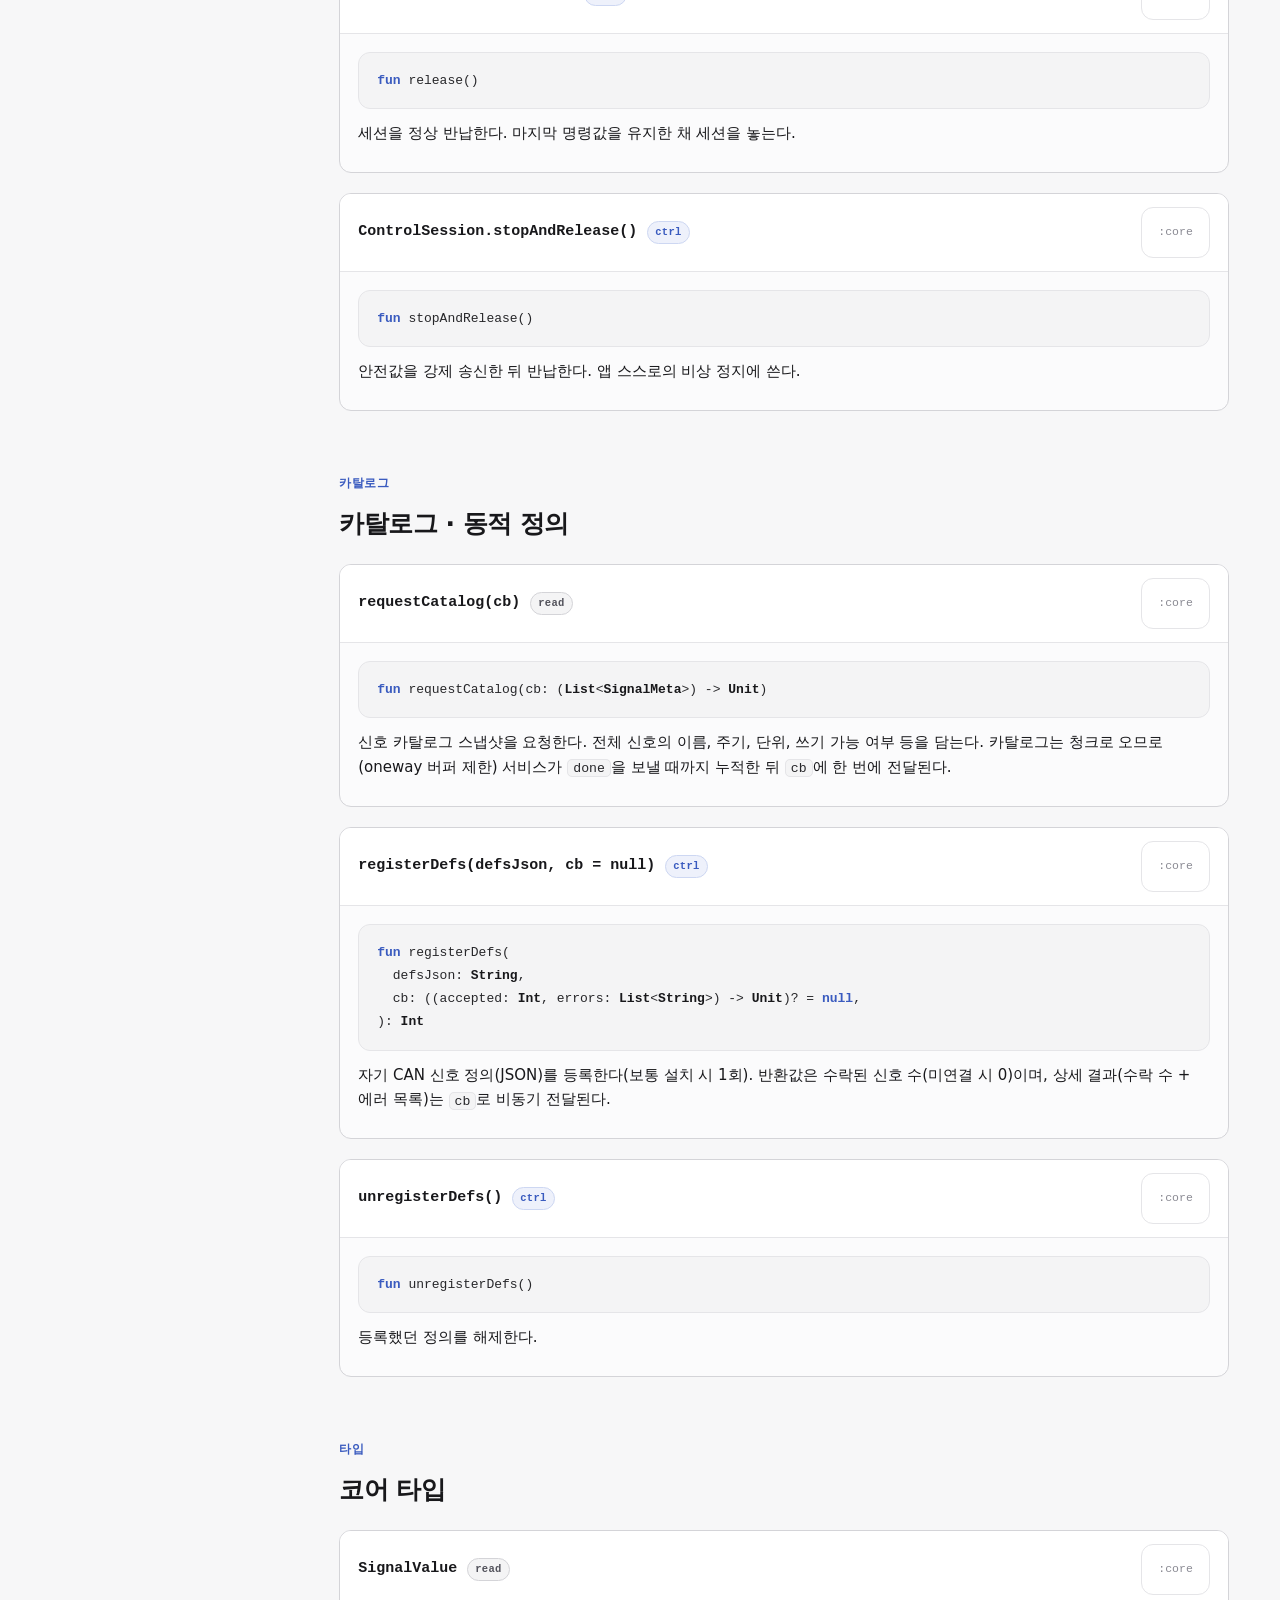
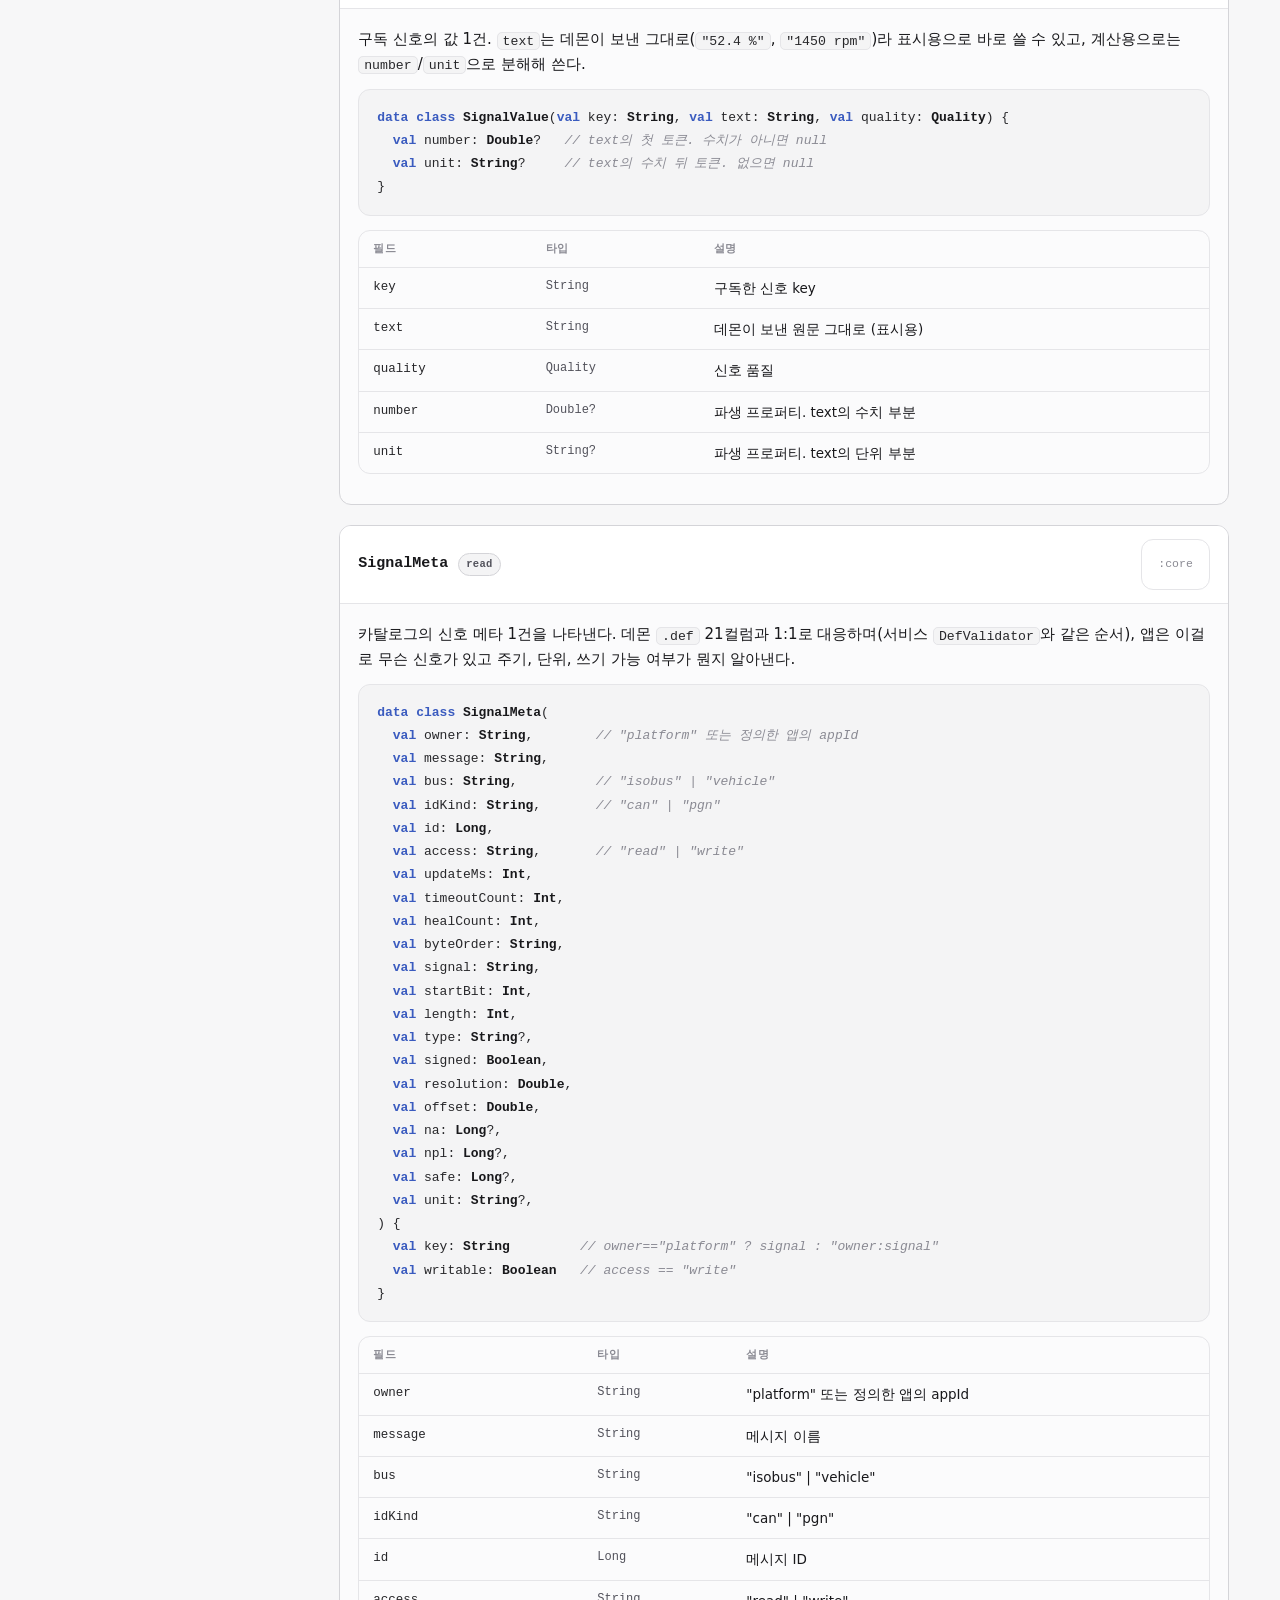
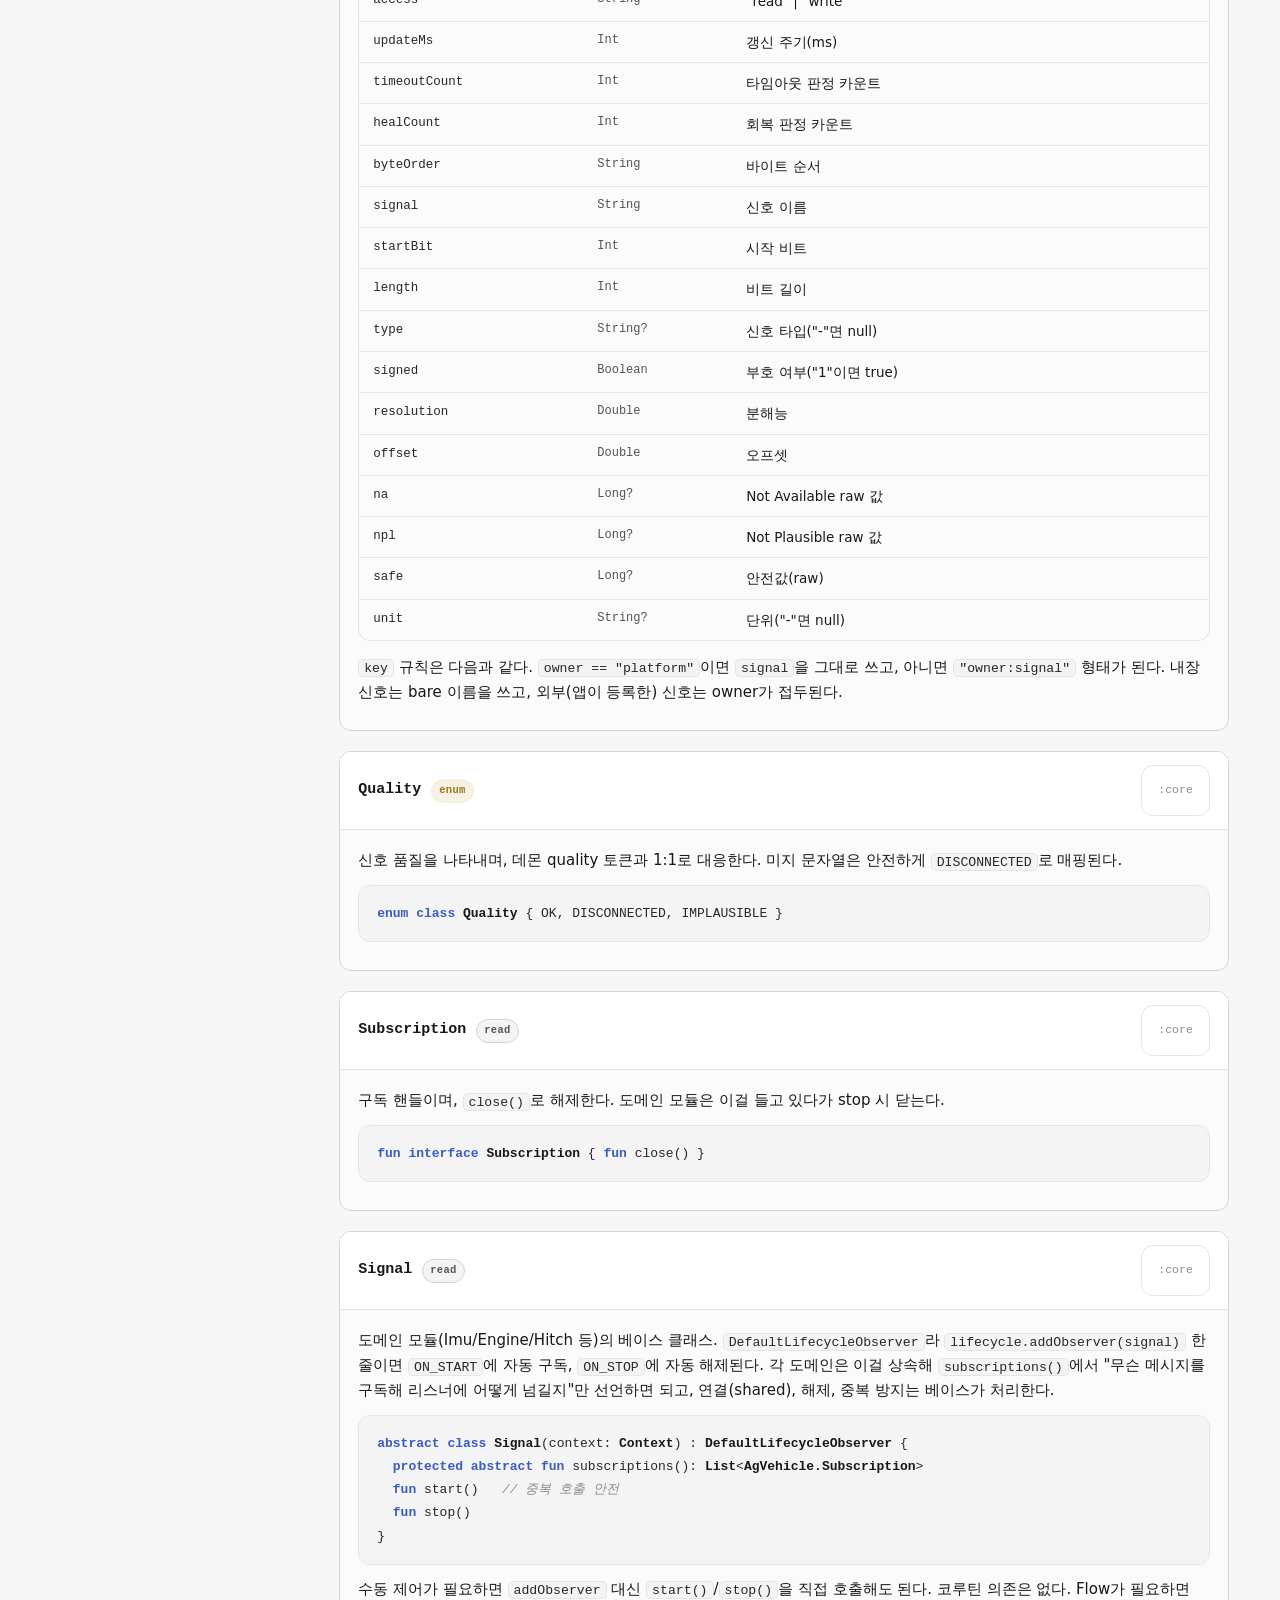
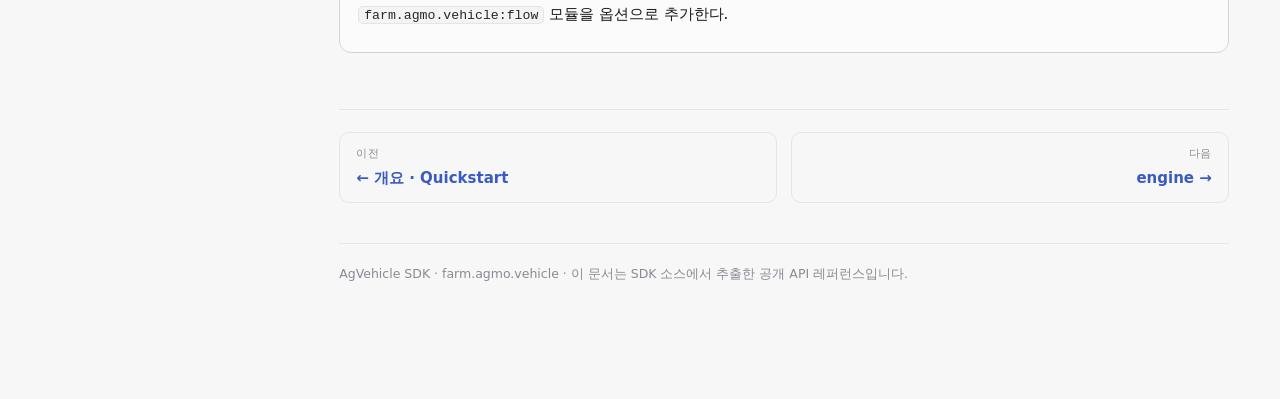
<file: docs/api/core.html>
<!doctype html>
<html lang="ko">
<head>
<meta charset="utf-8">
<meta name="viewport" content="width=device-width, initial-scale=1">
<title>핵심 (core) — AgVehicle SDK</title>
<style>
/* AgVehicle SDK docs — shared stylesheet. Neutral dark/light, no brand hue. */
:root{
  --bg:#f7f7f8; --panel:#ffffff; --sidebar:#f1f1f3; --ink:#18181b; --mut:#52525b;
  --dim:#8a8a93; --line:#e5e5e8; --line2:#d4d4d8; --code-bg:#f4f4f5; --code-ink:#27272a;
  --acc:#3a5bbf; --acc-soft:#eef1fb; --acc-line:#cdd7f2;
  --warn:#9a7420; --warn-soft:#f7f1e2; --danger:#b4544e;
  --str:#9a742b; --sig-bg:#fbfbfc;
  --mono:ui-monospace,"SF Mono",SFMono-Regular,Menlo,"JetBrains Mono",Consolas,monospace;
  --sans:system-ui,-apple-system,"Segoe UI",Roboto,"Helvetica Neue",sans-serif;
}
@media (prefers-color-scheme: dark){
  :root{
    --bg:#0d0d10; --panel:#151519; --sidebar:#101013; --ink:#e9e9ec; --mut:#a1a1aa;
    --dim:#71717a; --line:#26262b; --line2:#35353c; --code-bg:#121216; --code-ink:#d4d4d8;
    --acc:#93a8f0; --acc-soft:#161e33; --acc-line:#2c3a63;
    --warn:#d3b06a; --warn-soft:#221c0e; --danger:#e0736c;
    --str:#cbb079; --sig-bg:#111115;
  }
}
:root[data-theme="light"]{
  --bg:#f7f7f8; --panel:#ffffff; --sidebar:#f1f1f3; --ink:#18181b; --mut:#52525b;
  --dim:#8a8a93; --line:#e5e5e8; --line2:#d4d4d8; --code-bg:#f4f4f5; --code-ink:#27272a;
  --acc:#3a5bbf; --acc-soft:#eef1fb; --acc-line:#cdd7f2;
  --warn:#9a7420; --warn-soft:#f7f1e2; --danger:#b4544e; --str:#9a742b; --sig-bg:#fbfbfc;
}
:root[data-theme="dark"]{
  --bg:#0d0d10; --panel:#151519; --sidebar:#101013; --ink:#e9e9ec; --mut:#a1a1aa;
  --dim:#71717a; --line:#26262b; --line2:#35353c; --code-bg:#121216; --code-ink:#d4d4d8;
  --acc:#93a8f0; --acc-soft:#161e33; --acc-line:#2c3a63;
  --warn:#d3b06a; --warn-soft:#221c0e; --danger:#e0736c; --str:#cbb079; --sig-bg:#111115;
}
*{box-sizing:border-box}
html{scroll-behavior:smooth}
body{margin:0;background:var(--bg);color:var(--ink);font-family:var(--sans);
  font-size:15px;line-height:1.65;-webkit-font-smoothing:antialiased}
a{color:var(--acc);text-decoration:none}
a:hover{text-decoration:underline}
code,kbd{font-family:var(--mono);font-size:.88em}
.mono{font-family:var(--mono)}

/* layout */
.shell{display:grid;grid-template-columns:288px minmax(0,1fr);max-width:1360px;margin:0 auto;min-height:100vh}
.side{position:sticky;top:0;align-self:start;height:100vh;overflow-y:auto;background:var(--sidebar);
  border-right:1px solid var(--line);padding:26px 20px 60px}
.main{padding:0 clamp(20px,4vw,64px) 120px;min-width:0}
@media (max-width:860px){
  .shell{grid-template-columns:1fr}
  .side{position:static;height:auto;border-right:0;border-bottom:1px solid var(--line)}
}

/* sidebar */
.brand{display:flex;align-items:center;gap:10px;margin-bottom:6px}
.brand a{display:flex;align-items:center;gap:10px;color:inherit}
.brand a:hover{text-decoration:none}
.brand .logo{width:30px;height:30px;border-radius:8px;background:var(--ink);color:var(--bg);
  display:grid;place-items:center;font-weight:800;font-size:14px;flex:none;font-family:var(--mono)}
.brand b{font-size:16px;letter-spacing:-.01em}
.ver{color:var(--dim);font-family:var(--mono);font-size:11px;margin:2px 0 20px 40px}
.nav{display:flex;flex-direction:column;gap:1px}
.nav .grp{color:var(--dim);font-size:10.5px;font-weight:700;letter-spacing:.09em;
  text-transform:uppercase;margin:16px 0 5px;padding-left:9px}
.nav a{color:var(--mut);padding:5px 9px;border-radius:7px;font-size:13.5px;
  border-left:2px solid transparent;line-height:1.35}
.nav a:hover{background:var(--panel);color:var(--ink);text-decoration:none}
.nav a.active{color:var(--acc);background:var(--acc-soft);border-left-color:var(--acc);font-weight:600}
.nav a.sub{padding-left:20px;font-size:12.5px;color:var(--dim)}
.nav a .mono{font-size:12px}

/* page header */
.crumb{font-family:var(--mono);font-size:12px;color:var(--dim);margin:38px 0 4px}
.crumb a{color:var(--dim)}
h1{font-size:34px;line-height:1.12;letter-spacing:-.025em;margin:0 0 12px;font-weight:800;text-wrap:balance}
.lead{font-size:17px;color:var(--mut);max-width:66ch;margin:8px 0 0}
.hero{padding:40px 0 30px;border-bottom:1px solid var(--line);margin-bottom:8px}
.hero h1{font-size:38px}
.pathline{display:flex;flex-wrap:wrap;gap:8px;align-items:center;margin-top:22px;font-family:var(--mono);font-size:12.5px;color:var(--mut)}
.pathline .node{background:var(--panel);border:1px solid var(--line2);border-radius:7px;padding:5px 11px;white-space:nowrap}
.pathline .node.hl{border-color:var(--acc-line);background:var(--acc-soft);color:var(--acc);font-weight:600}
.pathline .arw{color:var(--dim)}

/* sections */
section{padding-top:44px}
section>h2,h2{font-size:25px;letter-spacing:-.02em;margin:0 0 6px;font-weight:800;scroll-margin-top:20px}
.kicker{color:var(--acc);font-family:var(--mono);font-size:12px;font-weight:700;letter-spacing:.04em;margin-bottom:8px}
h3{font-size:18px;margin:32px 0 8px;letter-spacing:-.01em;scroll-margin-top:20px}
h4{font-size:13px;margin:22px 0 6px;color:var(--mut);text-transform:uppercase;letter-spacing:.05em}
p{margin:10px 0}
.sub{color:var(--mut)}

/* quickstart steps */
.steps{counter-reset:step;display:flex;flex-direction:column;gap:20px;margin:20px 0}
.step{position:relative;padding-left:46px}
.step::before{counter-increment:step;content:counter(step);position:absolute;left:0;top:-2px;
  width:30px;height:30px;border-radius:8px;background:var(--ink);color:var(--bg);
  display:grid;place-items:center;font-weight:800;font-size:14px;font-family:var(--mono)}
.step h3{margin:2px 0 6px}
.step pre{margin-top:10px}

/* code */
pre{background:var(--code-bg);border:1px solid var(--line);border-radius:12px;padding:16px 18px;
  overflow-x:auto;margin:14px 0;line-height:1.55}
pre code{color:var(--code-ink);font-size:13px}
.tok-k{color:var(--acc);font-weight:600}
.tok-t{color:var(--ink);font-weight:600}
.tok-c{color:var(--dim);font-style:italic}
.tok-s{color:var(--str)}
:not(pre)>code{background:var(--code-bg);border:1px solid var(--line);border-radius:5px;
  padding:.5px 5px;color:var(--code-ink)}

/* signature block */
.sig{background:var(--sig-bg);border:1px solid var(--line2);border-radius:12px;margin:20px 0;overflow:hidden}
.sig>.sig-h{display:flex;align-items:baseline;gap:10px;flex-wrap:wrap;padding:13px 18px;
  border-bottom:1px solid var(--line);background:var(--panel)}
.sig-h .name{font-family:var(--mono);font-size:15px;font-weight:700;color:var(--ink)}
.sig-h .tag{font-family:var(--mono);font-size:10.5px;font-weight:700;padding:2px 7px;border-radius:999px;letter-spacing:.03em;border:1px solid var(--line2)}
.tag.read{color:var(--mut);background:var(--code-bg)}
.tag.ctrl{color:var(--acc);background:var(--acc-soft);border-color:var(--acc-line)}
.tag.oem{color:var(--mut);background:transparent;border-style:dashed}
.tag.enum{color:var(--warn);background:var(--warn-soft);border-color:transparent}
.sig-h .spring{flex:1}
.sig-h .mod{font-family:var(--mono);font-size:11.5px;color:var(--dim)}
.sig-h .pgn{font-family:var(--mono);font-size:11px;color:var(--dim);background:var(--code-bg);border:1px solid var(--line);border-radius:5px;padding:1px 6px}
.sig-body{padding:6px 18px 16px}
.sig-body pre{background:var(--code-bg);margin:12px 0}
.sig-body>p:first-child{margin-top:12px}

/* tables */
table{border-collapse:collapse;width:100%;margin:12px 0;font-size:13.5px}
th,td{text-align:left;padding:8px 12px;border-bottom:1px solid var(--line);vertical-align:top}
th{color:var(--dim);font-size:11px;text-transform:uppercase;letter-spacing:.05em;font-weight:700}
td.p{font-family:var(--mono);color:var(--code-ink);white-space:nowrap;font-size:12.5px}
td .ty,.ty{color:var(--mut);font-family:var(--mono);font-size:12px}
td.u{font-family:var(--mono);color:var(--dim);font-size:12px;white-space:nowrap}
.tblwrap{overflow-x:auto;border:1px solid var(--line);border-radius:12px;margin:14px 0}
.tblwrap table{margin:0}
.tblwrap th,.tblwrap td{padding:9px 14px}
.tblwrap tr:last-child td{border-bottom:0}

/* callouts */
.note{border:1px solid var(--line2);border-left:3px solid var(--mut);background:var(--code-bg);
  border-radius:8px;padding:11px 15px;margin:16px 0;font-size:13.5px}
.note.warn{border-left-color:var(--warn);background:var(--warn-soft)}
.note.info{border-left-color:var(--acc);background:var(--acc-soft)}
.note b{color:var(--ink)}
.note .lbl{font-weight:700;font-size:11px;letter-spacing:.05em;text-transform:uppercase;margin-right:6px;color:var(--mut)}
.note.info .lbl{color:var(--acc)}

/* module grid (index) */
.mods{display:grid;grid-template-columns:repeat(auto-fill,minmax(250px,1fr));gap:14px;margin:18px 0}
.mod{display:block;background:var(--panel);border:1px solid var(--line);border-radius:12px;padding:15px 16px;color:inherit;transition:border-color .12s}
.mod:hover{border-color:var(--acc-line);text-decoration:none}
.mod .co{font-family:var(--mono);font-size:13px;font-weight:700;color:var(--ink)}
.mod .std{font-size:10px;font-weight:700;letter-spacing:.05em;padding:1px 6px;border-radius:999px;margin-left:6px;
  color:var(--mut);background:var(--code-bg);border:1px solid var(--line2)}
.mod .oemb{color:var(--acc);background:var(--acc-soft);border-color:var(--acc-line)}
.mod .d{color:var(--mut);font-size:12.5px;margin-top:6px;line-height:1.5}
.mod .n{font-size:11px;color:var(--dim);margin-top:8px;font-family:var(--mono)}

/* tier ladder */
.ladder{display:flex;flex-direction:column;gap:8px;margin:16px 0}
.rung{display:flex;align-items:center;gap:14px;border:1px solid var(--line2);border-radius:10px;
  padding:12px 16px;background:var(--panel)}
.rung .rk{font-family:var(--mono);font-weight:800;font-size:15px;width:66px;flex:none}
.rung .nm{font-weight:700}
.rung .ds{color:var(--mut);font-size:13px;margin-left:auto;text-align:right}
.rung.safety{border-color:color-mix(in srgb,var(--danger) 45%,var(--line2))}.rung.safety .rk{color:var(--danger)}
.rung.app{border-color:var(--acc-line)}.rung.app .rk{color:var(--acc)}
.rung.system .rk{color:var(--dim)}

/* page nav (prev/next) */
.pagenav{display:flex;justify-content:space-between;gap:14px;margin-top:56px;padding-top:22px;border-top:1px solid var(--line)}
.pagenav a{flex:1;border:1px solid var(--line);border-radius:10px;padding:12px 16px;color:inherit}
.pagenav a:hover{border-color:var(--acc-line);text-decoration:none}
.pagenav .lb{font-size:11px;color:var(--dim);text-transform:uppercase;letter-spacing:.05em}
.pagenav .tt{font-weight:700;color:var(--acc);margin-top:2px}
.pagenav .next{text-align:right}

.pill{display:inline-block;font-family:var(--mono);font-size:11px;color:var(--acc);
  background:var(--acc-soft);border:1px solid var(--acc-line);border-radius:999px;padding:1px 8px}
.foot{margin-top:40px;padding-top:20px;border-top:1px solid var(--line);color:var(--dim);font-size:12.5px}
:target{scroll-margin-top:16px}
::selection{background:var(--acc-soft)}

</style>
</head>
<body>
<div class="shell">
<aside class="side">
  <div class="brand"><a href="index.html"><span class="logo">Ag</span><b>AgVehicle SDK</b></a></div>
  <div class="ver">farm.agmo.vehicle · v0.1.x</div>
  <nav class="nav">
    <div class="grp">시작</div>
    <a href="index.html">개요 · Quickstart</a>
    <a href="index.html#install">설치 (Gradle)</a>
    <a href="index.html#modules">모듈 구성</a>
    <div class="grp">핵심 (core)</div>
    <a class="active" href="core.html">AgVehicle · 연결</a>
    <a class="sub" href="core.html#reading">신호 읽기 · subscribe</a>
    <a class="sub" href="core.html#throttle">갱신 스로틀 · intervalMs</a>
    <a class="sub" href="core.html#control">제어 세션 · acquire</a>
    <a class="sub" href="core.html#catalog">카탈로그 · 동적 정의</a>
    <a class="sub" href="core.html#types">코어 타입</a>
    <div class="grp">도메인 모델 (표준)</div>
    <a href="engine.html"><span class="mono">:engine</span></a>
    <a href="vehicle.html"><span class="mono">:vehicle</span></a>
    <a href="hitch.html"><span class="mono">:hitch</span></a>
    <a href="imu.html"><span class="mono">:imu</span> · <span class="mono">:gpio</span></a>
    <a href="flow.html"><span class="mono">:flow</span></a>
    <div class="grp">OEM (제조사 고유)</div>
    <a href="oem-tractor.html"><span class="mono">:oem-tractor</span></a>
    <a href="oem-steer.html"><span class="mono">:oem-steer</span></a>
    <a href="oem-spreader.html"><span class="mono">:oem-spreader</span></a>
    <a href="oem-imu.html"><span class="mono">:oem-imu</span></a>
    <a href="oem-genericio.html"><span class="mono">:oem-genericio</span></a>
    <div class="grp">제어 정책</div>
    <a href="policy.html">자격 · 실행레벨(Tier)</a>
  </nav>
</aside>

<main class="main">
  <div class="crumb"><a href="index.html">Docs</a> / 핵심 (core)</div>
  <h1>핵심 (core)</h1>
  <p class="lead"><code>AgVehicle</code> 하나가 서비스와의 프로세스 단일 연결을 쥐고, key 기반 구독과 제어를 도메인 모듈(engine/hitch/…)과 앱에 멀티플렉싱해준다. 타입 있는 신호 클래스가 필요 없는 동적 신호나, 아직 도메인 모듈이 없는 신호는 여기 API로 직접 다룬다.</p>

  <section id="connection">
    <div class="kicker">연결</div>
    <h2>AgVehicle · 연결</h2>
    <p>서비스는 uid당 콜백 하나만 기억하므로(<code>clients[uid]</code>), 도메인 모듈이 각자 <code>bindService</code>하면 서로의 콜백을 덮어쓴다. 그래서 프로세스당 <code>shared</code> 연결 하나만 두고, 그 위에 key별 콜백을 등록해 나눠 쓴다.</p>

    <div class="sig">
      <div class="sig-h"><span class="name">AgVehicle.shared(context)</span><span class="tag read">read</span><span class="spring"></span><span class="mod">:core</span></div>
      <div class="sig-body">
        <p>프로세스 공유 연결이다. 첫 호출에 <code>bindService</code>를 걸고, 이후 같은 인스턴스를 반환한다. 도메인 모듈과 앱이 모두 이걸 통해 서비스에 얹힌다(연결은 하나).</p>
<pre><code><span class="tok-k">companion object</span> {
  <span class="tok-k">fun</span> shared(context: <span class="tok-t">Context</span>): <span class="tok-t">AgVehicle</span>
}</code></pre>
        <div class="tblwrap"><table>
          <tr><th>파라미터</th><th>타입</th><th>설명</th></tr>
          <tr><td class="p">context</td><td class="ty">Context</td><td>내부적으로 <code>applicationContext</code>로 승격해 보관</td></tr>
        </table></div>
      </div>
    </div>

    <div class="sig">
      <div class="sig-h"><span class="name">ConnectionListener</span><span class="tag read">read</span><span class="spring"></span><span class="mod">:core</span></div>
      <div class="sig-body">
        <p>연결 상태 관찰용 인터페이스. 도메인 모듈/앱이 재연결 시점을 알기 위해 등록한다.</p>
<pre><code><span class="tok-k">interface</span> <span class="tok-t">ConnectionListener</span> {
  <span class="tok-k">fun</span> onConnected() {}
  <span class="tok-k">fun</span> onDisconnected() {}
  <span class="tok-k">fun</span> onRejected() {}
  <span class="tok-k">fun</span> onBindFailed() {}
}</code></pre>
        <div class="tblwrap"><table>
          <tr><th>메서드</th><th>호출 시점</th></tr>
          <tr><td class="p">onConnected()</td><td>이 시점부터 구독/제어 가능. 재연결 시에도 다시 호출된다.</td></tr>
          <tr><td class="p">onDisconnected()</td><td>서비스 사망 등. SDK가 <code>BIND_AUTO_CREATE</code>로 자동 재바인딩을 시도한다.</td></tr>
          <tr><td class="p">onRejected()</td><td><code>attach</code> 거부 — 실행 충돌 차단. 앱 종료를 고려해야 한다.</td></tr>
          <tr><td class="p">onBindFailed()</td><td><code>bindService</code> 자체 실패(서비스 미설치 등). 재시도 여지가 없어 앱 종료를 고려해야 한다.</td></tr>
        </table></div>
      </div>
    </div>

    <div class="sig">
      <div class="sig-h"><span class="name">addConnectionListener(l) / removeConnectionListener(l)</span><span class="tag read">read</span><span class="spring"></span><span class="mod">:core</span></div>
      <div class="sig-body">
<pre><code><span class="tok-k">fun</span> addConnectionListener(l: <span class="tok-t">ConnectionListener</span>)
<span class="tok-k">fun</span> removeConnectionListener(l: <span class="tok-t">ConnectionListener</span>)</code></pre>
        <p>늦게 등록한 리스너도 현재 상태를 즉시 받는다. 이미 연결돼 있으면 바로 <code>onConnected()</code>가, <code>bindService</code>가 이미 실패해 있으면 바로 <code>onBindFailed()</code>가 호출된다.</p>
      </div>
    </div>

    <div class="sig">
      <div class="sig-h"><span class="name">onDevice(cb)</span><span class="tag read">read</span><span class="spring"></span><span class="mod">:core</span></div>
      <div class="sig-body">
<pre><code><span class="tok-k">fun</span> onDevice(cb: (function: <span class="tok-t">Int</span>, present: <span class="tok-t">Boolean</span>) -> <span class="tok-t">Unit</span>): <span class="tok-t">Subscription</span></code></pre>
        <p>장치(function) 존재 유무 변화를 통지받는다. 반환된 <code>Subscription</code>을 <code>close()</code>하면 해제된다.</p>
      </div>
    </div>
  </section>

  <section id="reading">
    <div class="kicker">읽기</div>
    <h2>신호 읽기 · subscribe</h2>
    <p>같은 key를 여러 곳이 구독해도 서비스엔 <b>SUB 1회만</b> 나간다(refcount). 첫 구독자가 붙을 때 SUB를 보내고, 마지막 구독자가 닫힐 때 UNSUB을 한 번 보낸다. 미연결 상태에서 호출해도 되며, 연결/재연결 시 자동 반영된다.</p>

    <div class="sig">
      <div class="sig-h"><span class="name">subscribe(key, intervalMs = 0, onValue)</span><span class="tag read">read</span><span class="spring"></span><span class="mod">:core</span></div>
      <div class="sig-body">
        <p>신호 하나를 구독한다. 반환 핸들을 <code>close()</code>하면 해제된다.</p>
<pre><code><span class="tok-k">fun</span> subscribe(
  key: <span class="tok-t">String</span>,
  intervalMs: <span class="tok-t">Long</span> = <span class="tok-s">0</span>,
  onValue: (<span class="tok-t">SignalValue</span>) -> <span class="tok-t">Unit</span>,
): <span class="tok-t">Subscription</span></code></pre>
        <div class="tblwrap"><table>
          <tr><th>파라미터</th><th>타입</th><th>기본값</th><th>설명</th></tr>
          <tr><td class="p">key</td><td class="ty">String</td><td>—</td><td>구독할 신호 key</td></tr>
          <tr><td class="p">intervalMs</td><td class="ty">Long</td><td>0</td><td>앱 콜백 최소 간격(ms). <a href="#throttle">스로틀</a> 참고</td></tr>
          <tr><td class="p">onValue</td><td class="ty">(SignalValue) -> Unit</td><td>—</td><td>값이 갱신될 때마다(또는 게이트 통과 시) 호출</td></tr>
        </table></div>
      </div>
    </div>

    <div class="sig">
      <div class="sig-h"><span class="name">subscribeMessage(keys, intervalMs = 0, onValues)</span><span class="tag read">read</span><span class="spring"></span><span class="mod">:core</span></div>
      <div class="sig-body">
        <p>한 메시지(신호 여럿)를 함께 구독한다. 신호가 하나라도 갱신되면 그 메시지의 최신값 맵을 넘기며, 이는 도메인 모듈이 타입 있는 "ID별 클래스"로 조립하는 토대가 된다. 한 CAN 메시지의 신호들은 한 프레임으로 같이 오지만 콜백 스레드가 다를 수 있어 최신값 누적은 동기화된다. 반환 핸들은 <code>close()</code>로 전체 해제한다.</p>
<pre><code><span class="tok-k">fun</span> subscribeMessage(
  keys: <span class="tok-t">List</span>&lt;<span class="tok-t">String</span>&gt;,
  intervalMs: <span class="tok-t">Long</span> = <span class="tok-s">0</span>,
  onValues: (<span class="tok-t">Map</span>&lt;<span class="tok-t">String</span>, <span class="tok-t">Double</span>&gt;) -> <span class="tok-t">Unit</span>,
): <span class="tok-t">Subscription</span></code></pre>
        <div class="tblwrap"><table>
          <tr><th>파라미터</th><th>타입</th><th>기본값</th><th>설명</th></tr>
          <tr><td class="p">keys</td><td class="ty">List&lt;String&gt;</td><td>—</td><td>같이 구독할 신호 key 목록(한 메시지의 신호들)</td></tr>
          <tr><td class="p">intervalMs</td><td class="ty">Long</td><td>0</td><td>앱 콜백 최소 간격(ms). 개별 신호는 전속력으로 받아 최신값에 누적하되, 콜백은 게이트를 통과할 때만 스냅샷 1회 호출</td></tr>
          <tr><td class="p">onValues</td><td class="ty">(Map&lt;String, Double&gt;) -> Unit</td><td>—</td><td>갱신된 최신값 맵(number 기준)</td></tr>
        </table></div>
      </div>
    </div>

    <div class="sig">
      <div class="sig-h"><span class="name">onStale(key, cb)</span><span class="tag read">read</span><span class="spring"></span><span class="mod">:core</span></div>
      <div class="sig-body">
<pre><code><span class="tok-k">fun</span> onStale(key: <span class="tok-t">String</span>, cb: (<span class="tok-t">String</span>) -> <span class="tok-t">Unit</span>): <span class="tok-t">Subscription</span></code></pre>
        <p>신호 staleness(값 끊김) 알림을 구독한다. 값 구독(<code>subscribe</code>)과는 별개로 등록한다.</p>
      </div>
    </div>
  </section>

  <section id="throttle">
    <div class="kicker">스로틀</div>
    <h2>갱신 스로틀 · intervalMs</h2>
    <p><code>subscribe</code>/<code>subscribeMessage</code>의 <code>intervalMs</code>는 <b>leading-edge 게이트</b>다. 값이 들어온 순간 마지막 통과로부터 <code>intervalMs</code>가 지났으면(<code>now - last &gt;= intervalMs</code>) 그 즉시 통과시키고, 그렇지 않으면 버린다. 타이머나 코루틴 없이 단조 시계(<code>SystemClock.elapsedRealtime</code>)만 비교한다.</p>
    <ul>
      <li><code>intervalMs = 0</code>(기본) — 오는 값을 전부 전달(하위호환).</li>
      <li><code>intervalMs &gt; 0</code> — 최대 그 간격마다 최신값 1회만 전달. RPM처럼 연속 갱신되는 신호는 게이트가 열릴 때마다 다음 값이 통과해 실제 ~intervalMs 간격으로 흐른다.</li>
    </ul>
    <p>게이트 상태는 구독 호출마다 독립이라 신호별로 다른 주기를 걸 수 있다(예: RPM은 100ms, 다른 메시지는 다른 주기).</p>
    <p>판정은 시각을 인자로 받는 순수 함수로 분리돼 있어 테스트 가능하다:</p>
<pre><code><span class="tok-k">internal fun</span> shouldEmit(lastMs: <span class="tok-t">Long</span>, nowMs: <span class="tok-t">Long</span>, intervalMs: <span class="tok-t">Long</span>): <span class="tok-t">Boolean</span> =
  nowMs - lastMs &gt;= intervalMs</code></pre>
    <div class="note info"><span class="lbl">배경</span> 소프트웨어 렌더 CPU 사용률을 홈 화면 234%→88%로 낮춘 최적화가 이 스로틀에서 나왔다. UI 콜백 빈도를 실제 렌더 가능한 속도로 눌러주는 게 핵심이다.</div>
  </section>

  <section id="control">
    <div class="kicker">쓰기</div>
    <h2>제어 세션 · acquire</h2>
    <p>쓰기(제어)는 세션을 얻어서 한다. 토큰은 세션 안에 봉인돼 있어 앱 코드에 노출되지 않는다(오용 방지).</p>

    <div class="sig">
      <div class="sig-h"><span class="name">acquire(key, onControlLost = null)</span><span class="tag ctrl">ctrl</span><span class="spring"></span><span class="mod">:core</span></div>
      <div class="sig-body">
<pre><code><span class="tok-k">fun</span> acquire(
  key: <span class="tok-t">String</span>,
  onControlLost: (() -> <span class="tok-t">Unit</span>)? = <span class="tok-k">null</span>,
): <span class="tok-t">ControlSession</span>?</code></pre>
        <p><code>null</code>이 반환되면 미연결, 자격 없음(매니페스트 미선언), 동급 이상이 이미 보유 중인 경우 중 하나다. <code>onControlLost</code>는 이 key가 상위 계층에 선점당하면 호출되며, 등록하지 않으면 무시된다.</p>
      </div>
    </div>

    <div class="sig">
      <div class="sig-h"><span class="name">ControlSession.send(value)</span><span class="tag ctrl">ctrl</span><span class="spring"></span><span class="mod">:core</span></div>
      <div class="sig-body">
<pre><code><span class="tok-k">fun</span> send(value: <span class="tok-t">Long</span>): <span class="tok-t">Boolean</span></code></pre>
        <p>제어 명령(raw)을 보낸다. <code>false</code>가 반환되면 세션을 상실한 것이며(선점 또는 연결 끊김), <code>acquire</code>부터 다시 해야 한다.</p>
      </div>
    </div>

    <div class="sig">
      <div class="sig-h"><span class="name">ControlSession.release()</span><span class="tag ctrl">ctrl</span><span class="spring"></span><span class="mod">:core</span></div>
      <div class="sig-body">
<pre><code><span class="tok-k">fun</span> release()</code></pre>
        <p>세션을 정상 반납한다. 마지막 명령값을 유지한 채 세션을 놓는다.</p>
      </div>
    </div>

    <div class="sig">
      <div class="sig-h"><span class="name">ControlSession.stopAndRelease()</span><span class="tag ctrl">ctrl</span><span class="spring"></span><span class="mod">:core</span></div>
      <div class="sig-body">
<pre><code><span class="tok-k">fun</span> stopAndRelease()</code></pre>
        <p>안전값을 강제 송신한 뒤 반납한다. 앱 스스로의 비상 정지에 쓴다.</p>
      </div>
    </div>
  </section>

  <section id="catalog">
    <div class="kicker">카탈로그</div>
    <h2>카탈로그 · 동적 정의</h2>

    <div class="sig">
      <div class="sig-h"><span class="name">requestCatalog(cb)</span><span class="tag read">read</span><span class="spring"></span><span class="mod">:core</span></div>
      <div class="sig-body">
<pre><code><span class="tok-k">fun</span> requestCatalog(cb: (<span class="tok-t">List</span>&lt;<span class="tok-t">SignalMeta</span>&gt;) -> <span class="tok-t">Unit</span>)</code></pre>
        <p>신호 카탈로그 스냅샷을 요청한다. 전체 신호의 이름, 주기, 단위, 쓰기 가능 여부 등을 담는다. 카탈로그는 청크로 오므로(oneway 버퍼 제한) 서비스가 <code>done</code>을 보낼 때까지 누적한 뒤 <code>cb</code>에 한 번에 전달된다.</p>
      </div>
    </div>

    <div class="sig">
      <div class="sig-h"><span class="name">registerDefs(defsJson, cb = null)</span><span class="tag ctrl">ctrl</span><span class="spring"></span><span class="mod">:core</span></div>
      <div class="sig-body">
<pre><code><span class="tok-k">fun</span> registerDefs(
  defsJson: <span class="tok-t">String</span>,
  cb: ((accepted: <span class="tok-t">Int</span>, errors: <span class="tok-t">List</span>&lt;<span class="tok-t">String</span>&gt;) -> <span class="tok-t">Unit</span>)? = <span class="tok-k">null</span>,
): <span class="tok-t">Int</span></code></pre>
        <p>자기 CAN 신호 정의(JSON)를 등록한다(보통 설치 시 1회). 반환값은 수락된 신호 수(미연결 시 0)이며, 상세 결과(수락 수 + 에러 목록)는 <code>cb</code>로 비동기 전달된다.</p>
      </div>
    </div>

    <div class="sig">
      <div class="sig-h"><span class="name">unregisterDefs()</span><span class="tag ctrl">ctrl</span><span class="spring"></span><span class="mod">:core</span></div>
      <div class="sig-body">
<pre><code><span class="tok-k">fun</span> unregisterDefs()</code></pre>
        <p>등록했던 정의를 해제한다.</p>
      </div>
    </div>
  </section>

  <section id="types">
    <div class="kicker">타입</div>
    <h2>코어 타입</h2>

    <div class="sig">
      <div class="sig-h"><span class="name">SignalValue</span><span class="tag read">read</span><span class="spring"></span><span class="mod">:core</span></div>
      <div class="sig-body">
        <p>구독 신호의 값 1건. <code>text</code>는 데몬이 보낸 그대로(<code>"52.4 %"</code>, <code>"1450 rpm"</code>)라 표시용으로 바로 쓸 수 있고, 계산용으로는 <code>number</code>/<code>unit</code>으로 분해해 쓴다.</p>
<pre><code><span class="tok-k">data class</span> <span class="tok-t">SignalValue</span>(<span class="tok-k">val</span> key: <span class="tok-t">String</span>, <span class="tok-k">val</span> text: <span class="tok-t">String</span>, <span class="tok-k">val</span> quality: <span class="tok-t">Quality</span>) {
  <span class="tok-k">val</span> number: <span class="tok-t">Double</span>?   <span class="tok-c">// text의 첫 토큰. 수치가 아니면 null</span>
  <span class="tok-k">val</span> unit: <span class="tok-t">String</span>?     <span class="tok-c">// text의 수치 뒤 토큰. 없으면 null</span>
}</code></pre>
        <div class="tblwrap"><table>
          <tr><th>필드</th><th>타입</th><th>설명</th></tr>
          <tr><td class="p">key</td><td class="ty">String</td><td>구독한 신호 key</td></tr>
          <tr><td class="p">text</td><td class="ty">String</td><td>데몬이 보낸 원문 그대로 (표시용)</td></tr>
          <tr><td class="p">quality</td><td class="ty">Quality</td><td>신호 품질</td></tr>
          <tr><td class="p">number</td><td class="ty">Double?</td><td>파생 프로퍼티. text의 수치 부분</td></tr>
          <tr><td class="p">unit</td><td class="ty">String?</td><td>파생 프로퍼티. text의 단위 부분</td></tr>
        </table></div>
      </div>
    </div>

    <div class="sig">
      <div class="sig-h"><span class="name">SignalMeta</span><span class="tag read">read</span><span class="spring"></span><span class="mod">:core</span></div>
      <div class="sig-body">
        <p>카탈로그의 신호 메타 1건을 나타낸다. 데몬 <code>.def</code> 21컬럼과 1:1로 대응하며(서비스 <code>DefValidator</code>와 같은 순서), 앱은 이걸로 무슨 신호가 있고 주기, 단위, 쓰기 가능 여부가 뭔지 알아낸다.</p>
<pre><code><span class="tok-k">data class</span> <span class="tok-t">SignalMeta</span>(
  <span class="tok-k">val</span> owner: <span class="tok-t">String</span>,        <span class="tok-c">// "platform" 또는 정의한 앱의 appId</span>
  <span class="tok-k">val</span> message: <span class="tok-t">String</span>,
  <span class="tok-k">val</span> bus: <span class="tok-t">String</span>,          <span class="tok-c">// "isobus" | "vehicle"</span>
  <span class="tok-k">val</span> idKind: <span class="tok-t">String</span>,       <span class="tok-c">// "can" | "pgn"</span>
  <span class="tok-k">val</span> id: <span class="tok-t">Long</span>,
  <span class="tok-k">val</span> access: <span class="tok-t">String</span>,       <span class="tok-c">// "read" | "write"</span>
  <span class="tok-k">val</span> updateMs: <span class="tok-t">Int</span>,
  <span class="tok-k">val</span> timeoutCount: <span class="tok-t">Int</span>,
  <span class="tok-k">val</span> healCount: <span class="tok-t">Int</span>,
  <span class="tok-k">val</span> byteOrder: <span class="tok-t">String</span>,
  <span class="tok-k">val</span> signal: <span class="tok-t">String</span>,
  <span class="tok-k">val</span> startBit: <span class="tok-t">Int</span>,
  <span class="tok-k">val</span> length: <span class="tok-t">Int</span>,
  <span class="tok-k">val</span> type: <span class="tok-t">String</span>?,
  <span class="tok-k">val</span> signed: <span class="tok-t">Boolean</span>,
  <span class="tok-k">val</span> resolution: <span class="tok-t">Double</span>,
  <span class="tok-k">val</span> offset: <span class="tok-t">Double</span>,
  <span class="tok-k">val</span> na: <span class="tok-t">Long</span>?,
  <span class="tok-k">val</span> npl: <span class="tok-t">Long</span>?,
  <span class="tok-k">val</span> safe: <span class="tok-t">Long</span>?,
  <span class="tok-k">val</span> unit: <span class="tok-t">String</span>?,
) {
  <span class="tok-k">val</span> key: <span class="tok-t">String</span>         <span class="tok-c">// owner=="platform" ? signal : "owner:signal"</span>
  <span class="tok-k">val</span> writable: <span class="tok-t">Boolean</span>   <span class="tok-c">// access == "write"</span>
}</code></pre>
        <div class="tblwrap"><table>
          <tr><th>필드</th><th>타입</th><th>설명</th></tr>
          <tr><td class="p">owner</td><td class="ty">String</td><td>"platform" 또는 정의한 앱의 appId</td></tr>
          <tr><td class="p">message</td><td class="ty">String</td><td>메시지 이름</td></tr>
          <tr><td class="p">bus</td><td class="ty">String</td><td>"isobus" | "vehicle"</td></tr>
          <tr><td class="p">idKind</td><td class="ty">String</td><td>"can" | "pgn"</td></tr>
          <tr><td class="p">id</td><td class="ty">Long</td><td>메시지 ID</td></tr>
          <tr><td class="p">access</td><td class="ty">String</td><td>"read" | "write"</td></tr>
          <tr><td class="p">updateMs</td><td class="ty">Int</td><td>갱신 주기(ms)</td></tr>
          <tr><td class="p">timeoutCount</td><td class="ty">Int</td><td>타임아웃 판정 카운트</td></tr>
          <tr><td class="p">healCount</td><td class="ty">Int</td><td>회복 판정 카운트</td></tr>
          <tr><td class="p">byteOrder</td><td class="ty">String</td><td>바이트 순서</td></tr>
          <tr><td class="p">signal</td><td class="ty">String</td><td>신호 이름</td></tr>
          <tr><td class="p">startBit</td><td class="ty">Int</td><td>시작 비트</td></tr>
          <tr><td class="p">length</td><td class="ty">Int</td><td>비트 길이</td></tr>
          <tr><td class="p">type</td><td class="ty">String?</td><td>신호 타입("-"면 null)</td></tr>
          <tr><td class="p">signed</td><td class="ty">Boolean</td><td>부호 여부("1"이면 true)</td></tr>
          <tr><td class="p">resolution</td><td class="ty">Double</td><td>분해능</td></tr>
          <tr><td class="p">offset</td><td class="ty">Double</td><td>오프셋</td></tr>
          <tr><td class="p">na</td><td class="ty">Long?</td><td>Not Available raw 값</td></tr>
          <tr><td class="p">npl</td><td class="ty">Long?</td><td>Not Plausible raw 값</td></tr>
          <tr><td class="p">safe</td><td class="ty">Long?</td><td>안전값(raw)</td></tr>
          <tr><td class="p">unit</td><td class="ty">String?</td><td>단위("-"면 null)</td></tr>
        </table></div>
        <p><code>key</code> 규칙은 다음과 같다. <code>owner == "platform"</code>이면 <code>signal</code>을 그대로 쓰고, 아니면 <code>"owner:signal"</code> 형태가 된다. 내장 신호는 bare 이름을 쓰고, 외부(앱이 등록한) 신호는 owner가 접두된다.</p>
      </div>
    </div>

    <div class="sig">
      <div class="sig-h"><span class="name">Quality</span><span class="tag enum">enum</span><span class="spring"></span><span class="mod">:core</span></div>
      <div class="sig-body">
        <p>신호 품질을 나타내며, 데몬 quality 토큰과 1:1로 대응한다. 미지 문자열은 안전하게 <code>DISCONNECTED</code>로 매핑된다.</p>
<pre><code><span class="tok-k">enum class</span> <span class="tok-t">Quality</span> { OK, DISCONNECTED, IMPLAUSIBLE }</code></pre>
      </div>
    </div>

    <div class="sig">
      <div class="sig-h"><span class="name">Subscription</span><span class="tag read">read</span><span class="spring"></span><span class="mod">:core</span></div>
      <div class="sig-body">
        <p>구독 핸들이며, <code>close()</code>로 해제한다. 도메인 모듈은 이걸 들고 있다가 stop 시 닫는다.</p>
<pre><code><span class="tok-k">fun interface</span> <span class="tok-t">Subscription</span> { <span class="tok-k">fun</span> close() }</code></pre>
      </div>
    </div>

    <div class="sig">
      <div class="sig-h"><span class="name">Signal</span><span class="tag read">read</span><span class="spring"></span><span class="mod">:core</span></div>
      <div class="sig-body">
        <p>도메인 모듈(Imu/Engine/Hitch 등)의 베이스 클래스. <code>DefaultLifecycleObserver</code>라 <code>lifecycle.addObserver(signal)</code> 한 줄이면 <code>ON_START</code>에 자동 구독, <code>ON_STOP</code>에 자동 해제된다. 각 도메인은 이걸 상속해 <code>subscriptions()</code>에서 "무슨 메시지를 구독해 리스너에 어떻게 넘길지"만 선언하면 되고, 연결(shared), 해제, 중복 방지는 베이스가 처리한다.</p>
<pre><code><span class="tok-k">abstract class</span> <span class="tok-t">Signal</span>(context: <span class="tok-t">Context</span>) : <span class="tok-t">DefaultLifecycleObserver</span> {
  <span class="tok-k">protected abstract fun</span> subscriptions(): <span class="tok-t">List</span>&lt;<span class="tok-t">AgVehicle.Subscription</span>&gt;
  <span class="tok-k">fun</span> start()   <span class="tok-c">// 중복 호출 안전</span>
  <span class="tok-k">fun</span> stop()
}</code></pre>
        <p>수동 제어가 필요하면 <code>addObserver</code> 대신 <code>start()</code>/<code>stop()</code>을 직접 호출해도 된다. 코루틴 의존은 없다. Flow가 필요하면 <code>farm.agmo.vehicle:flow</code> 모듈을 옵션으로 추가한다.</p>
      </div>
    </div>
  </section>

  <div class="pagenav">
    <a class="prev" href="index.html"><div class="lb">이전</div><div class="tt">← 개요 · Quickstart</div></a>
    <a class="next" href="engine.html"><div class="lb">다음</div><div class="tt">engine →</div></a>
  </div>
  <div class="foot">AgVehicle SDK · farm.agmo.vehicle · 이 문서는 SDK 소스에서 추출한 공개 API 레퍼런스입니다.</div>
</main>
</div>
</body>
</html>
</file>
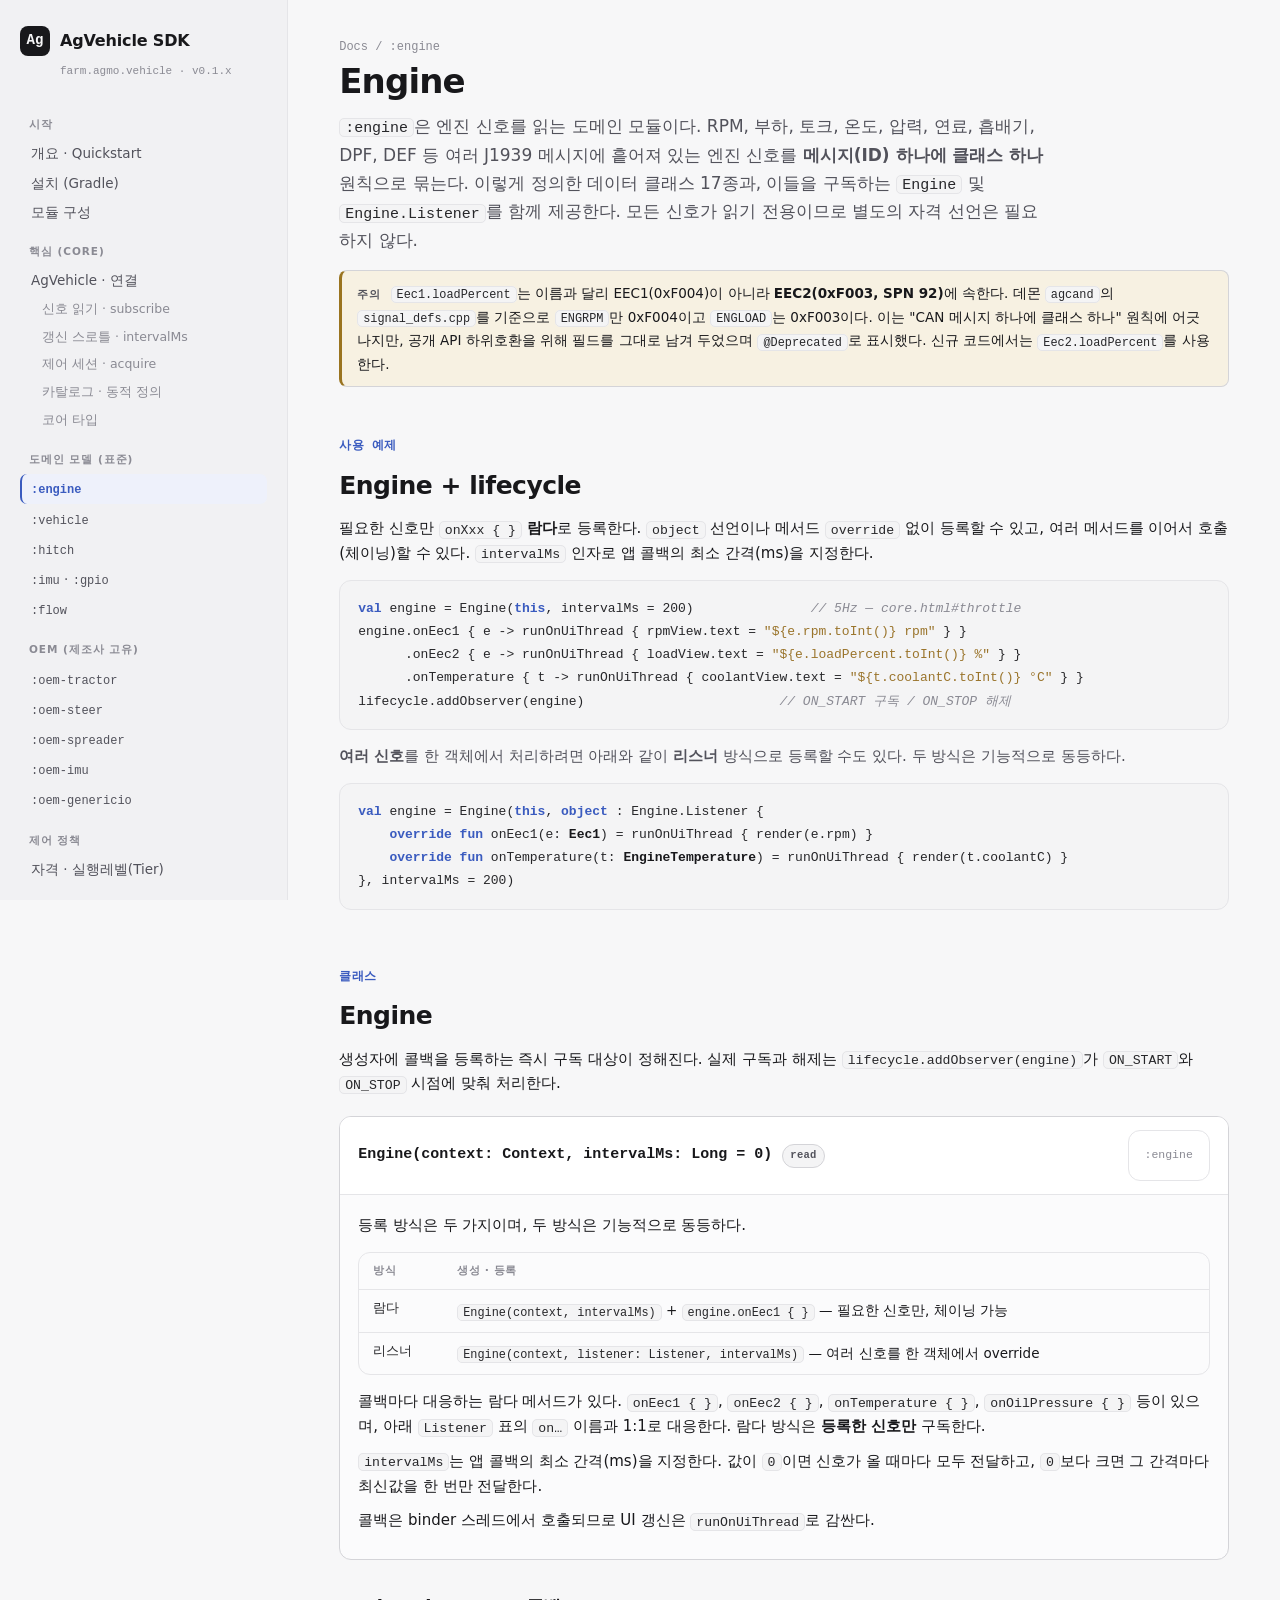
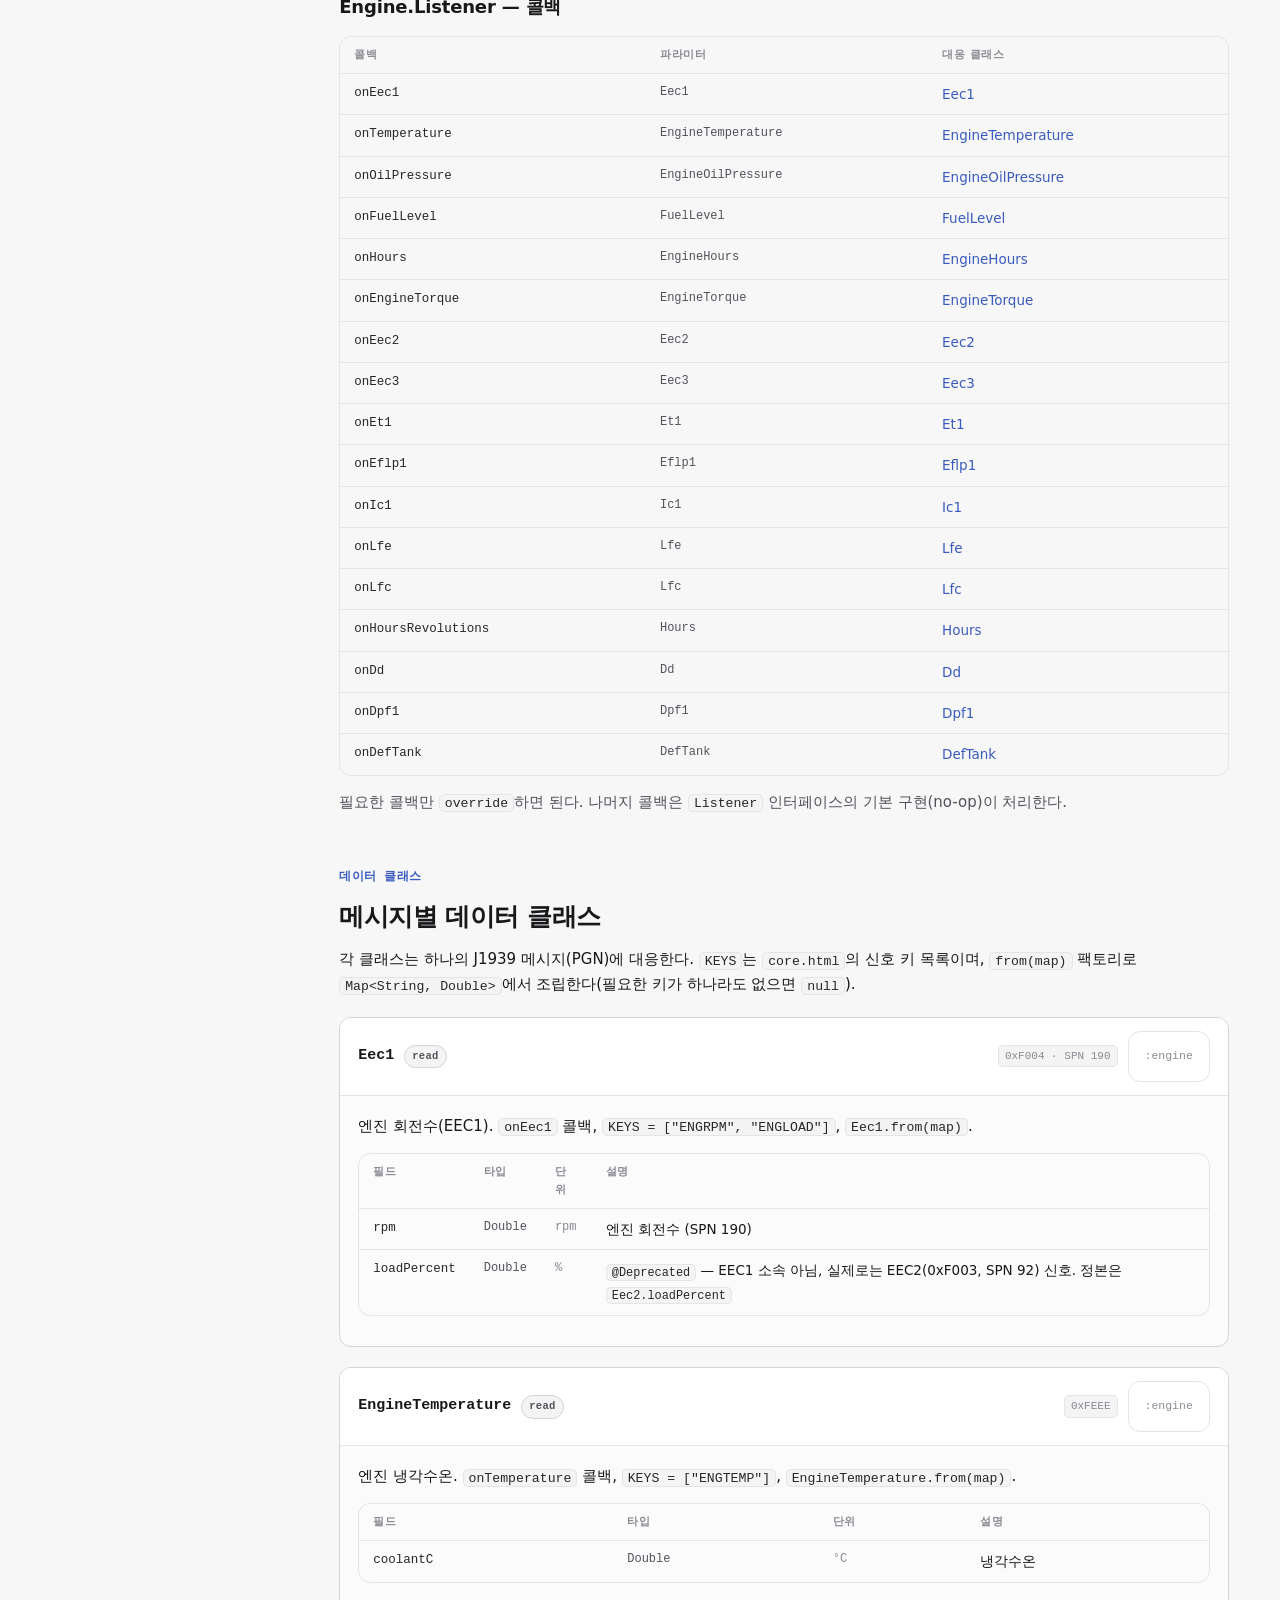
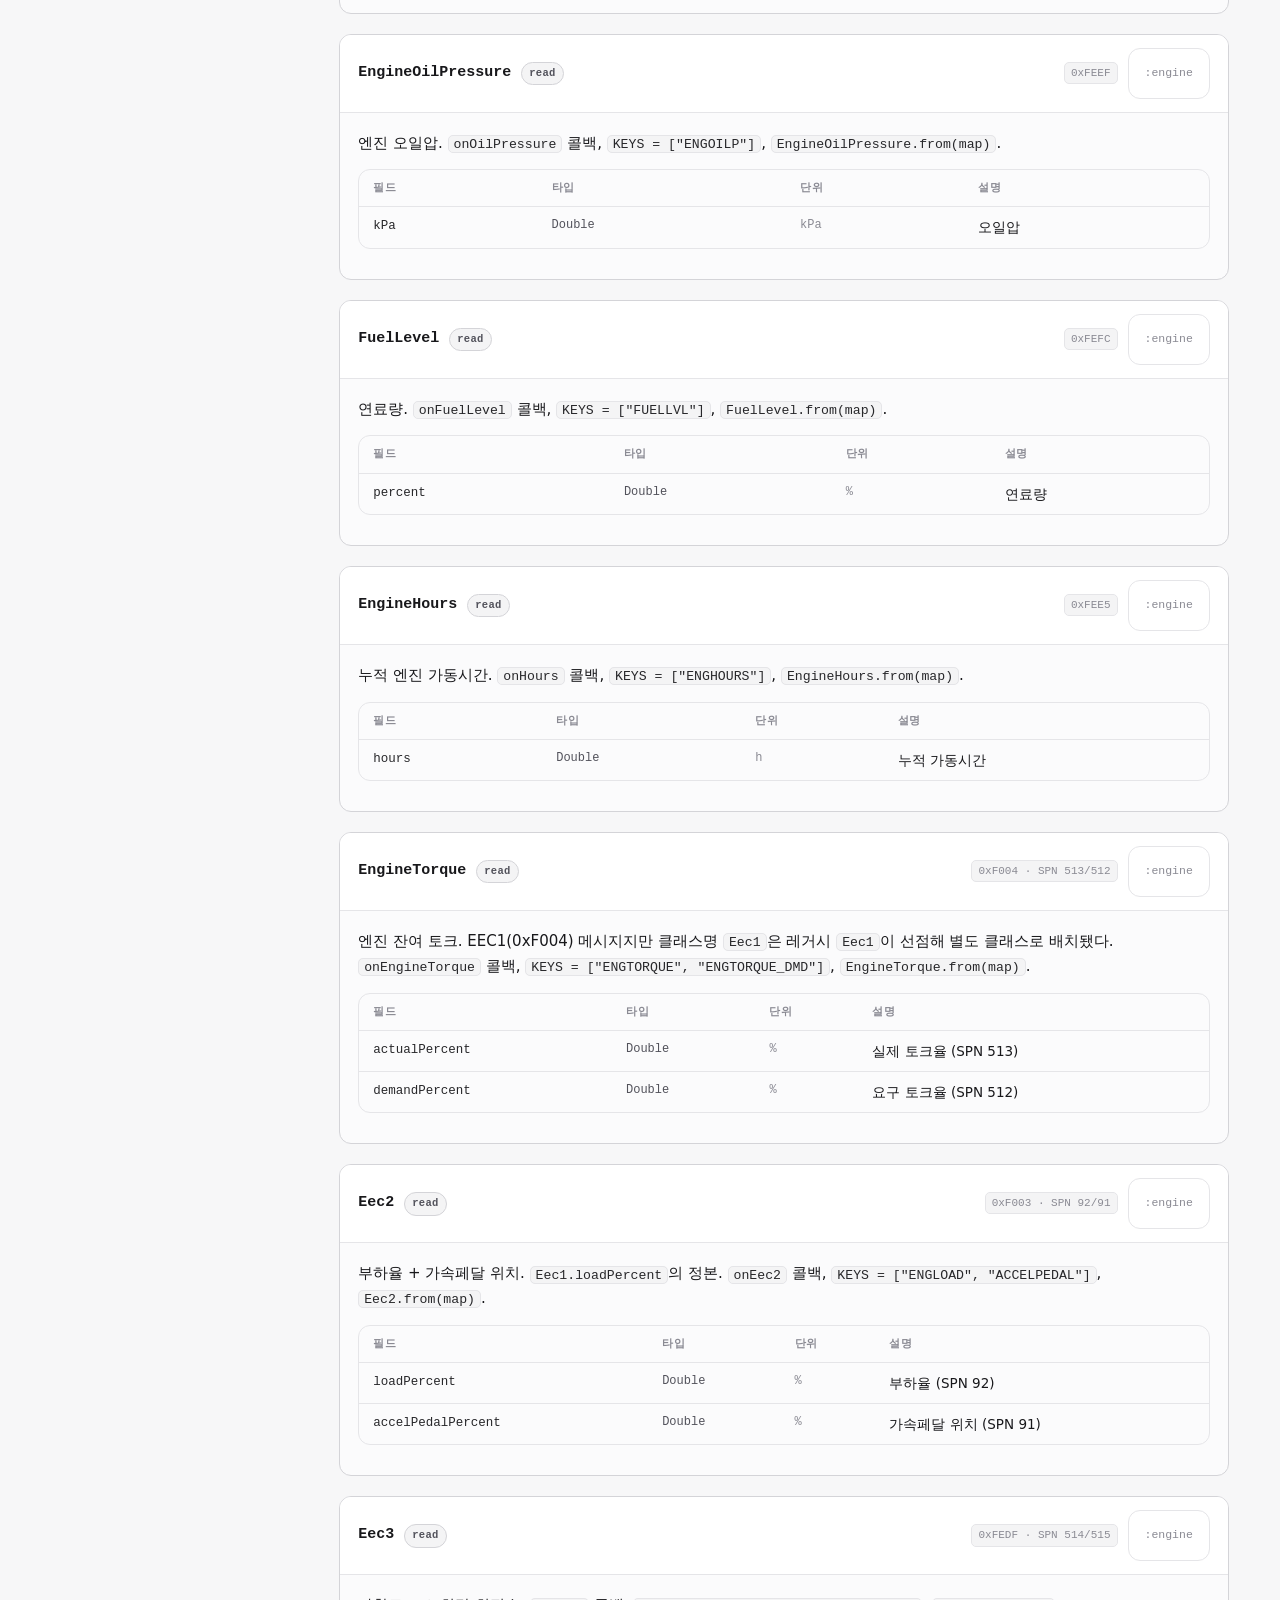
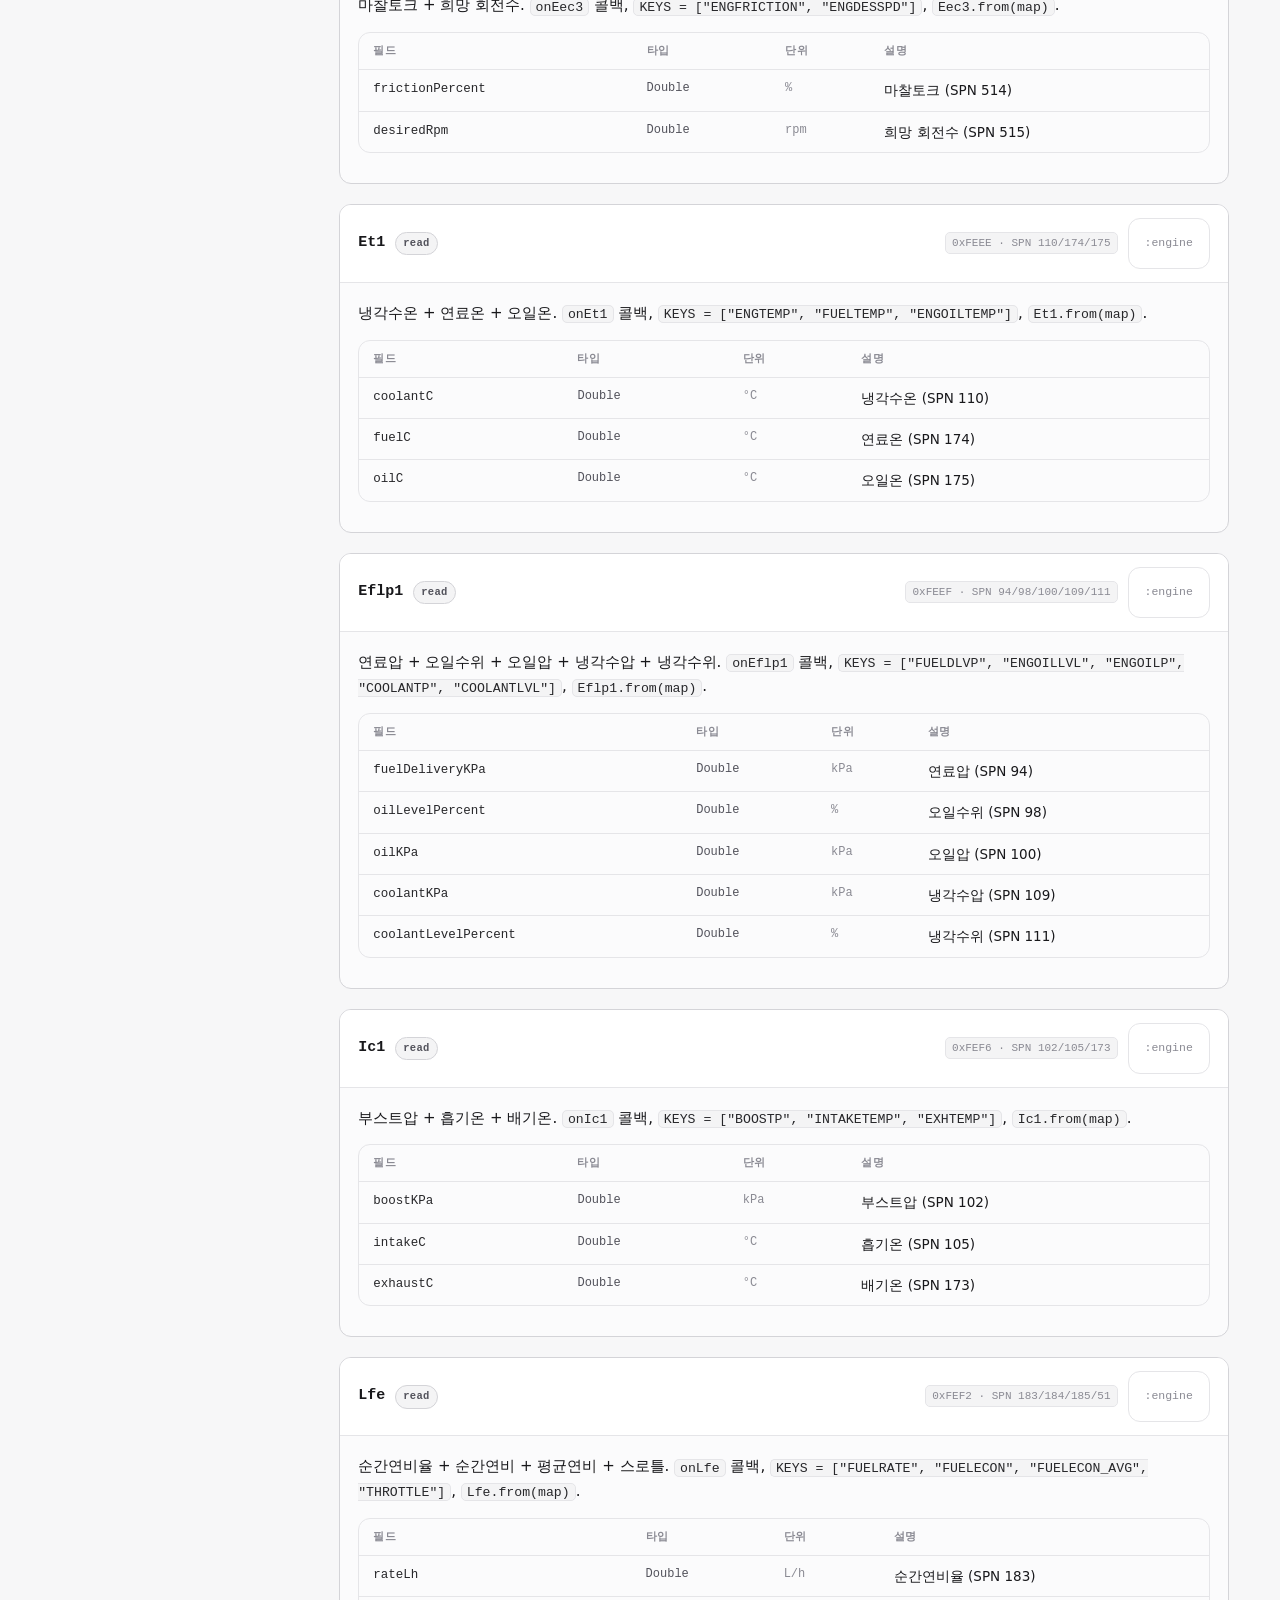
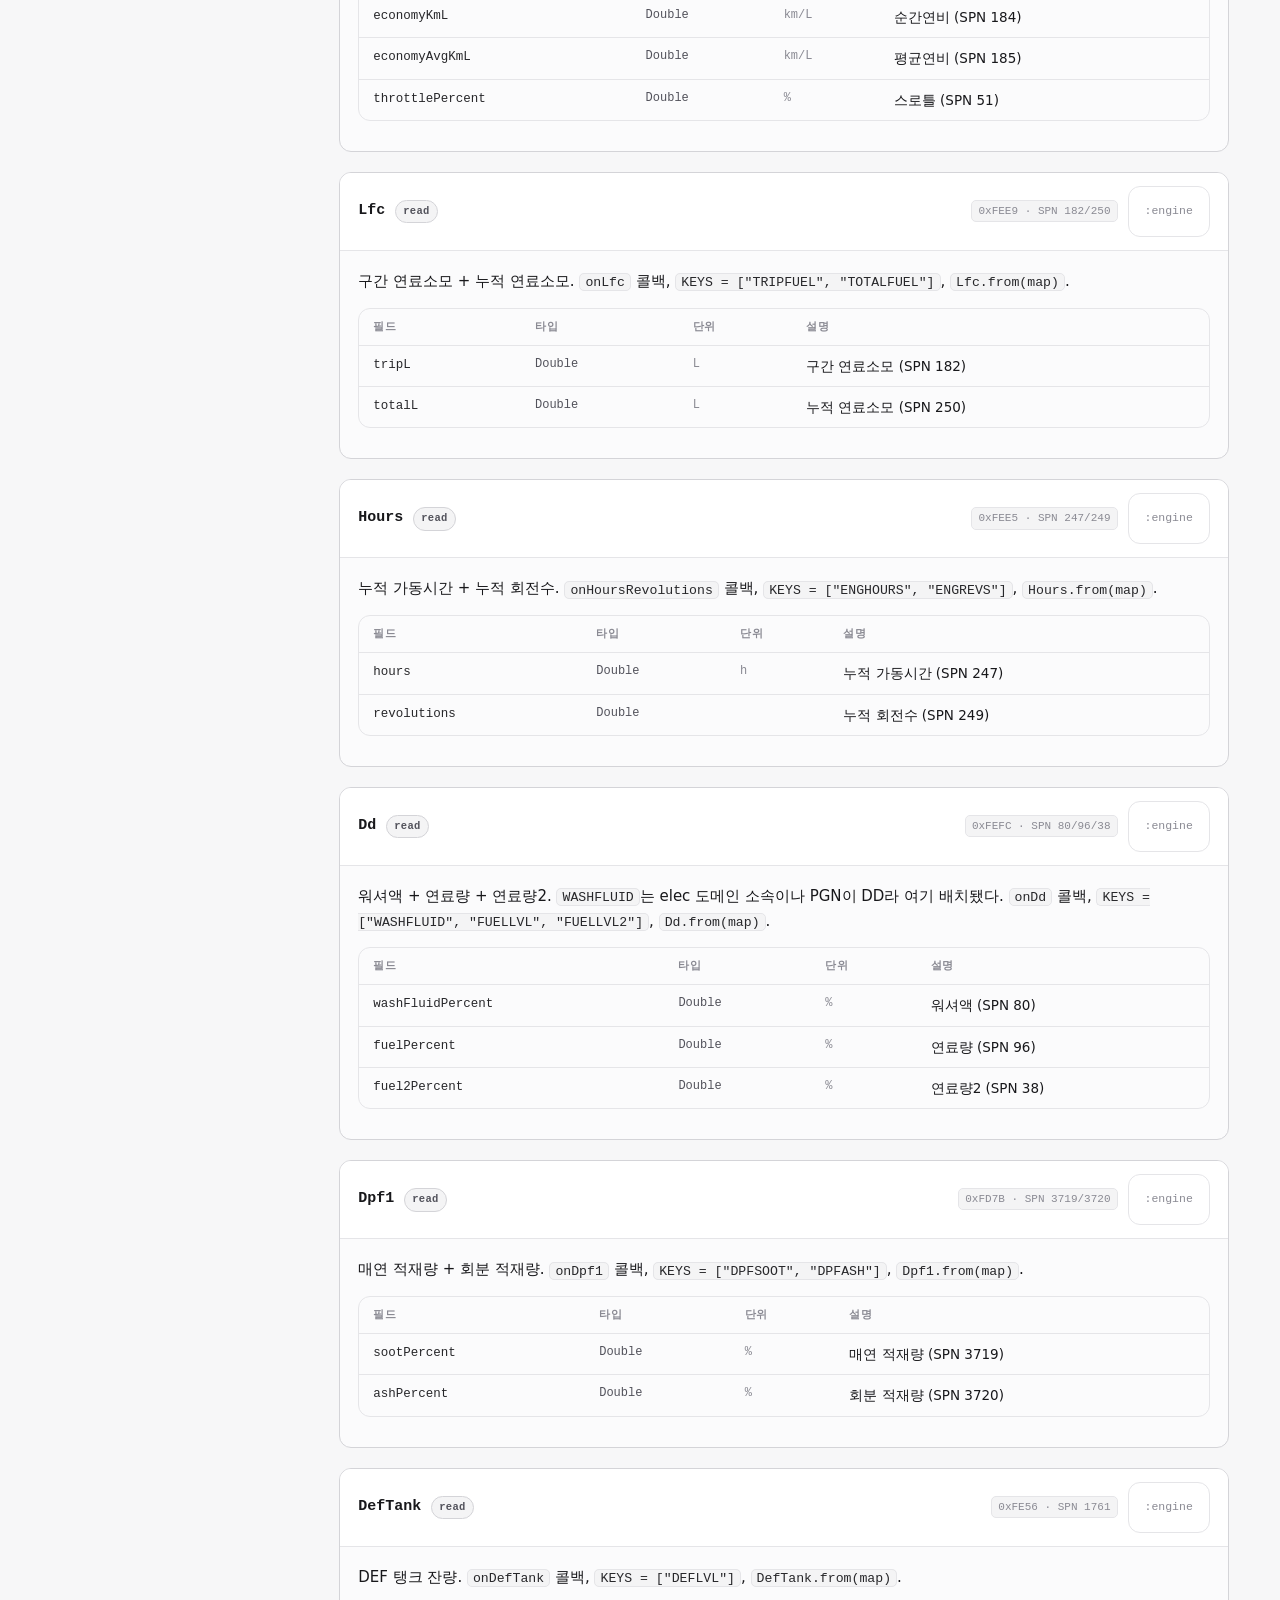
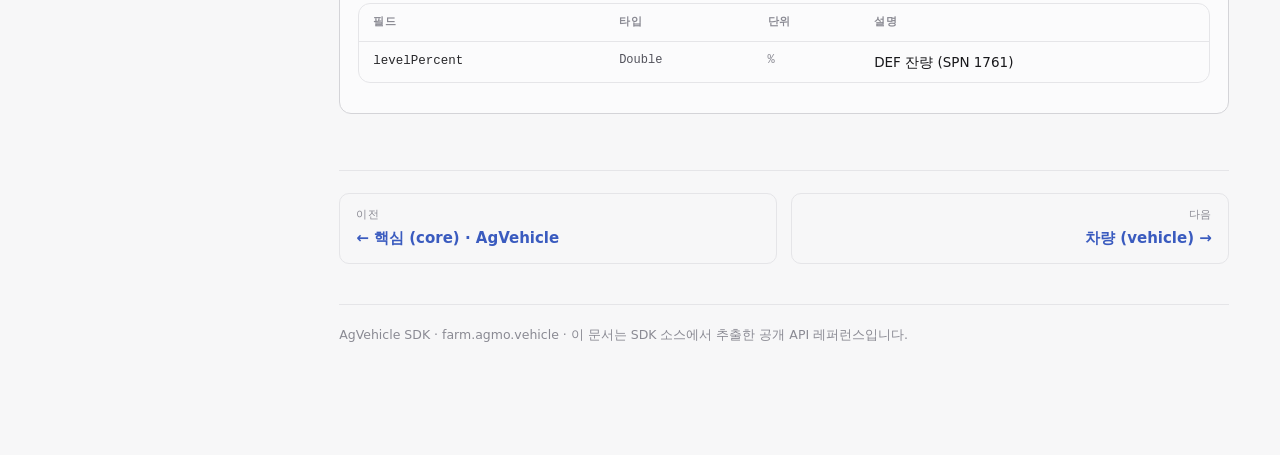
<file: docs/api/engine.html>
<!doctype html>
<html lang="ko">
<head>
<meta charset="utf-8">
<meta name="viewport" content="width=device-width, initial-scale=1">
<title>Engine — AgVehicle SDK Docs</title>
<style>
/* AgVehicle SDK docs — shared stylesheet. Neutral dark/light, no brand hue. */
:root{
  --bg:#f7f7f8; --panel:#ffffff; --sidebar:#f1f1f3; --ink:#18181b; --mut:#52525b;
  --dim:#8a8a93; --line:#e5e5e8; --line2:#d4d4d8; --code-bg:#f4f4f5; --code-ink:#27272a;
  --acc:#3a5bbf; --acc-soft:#eef1fb; --acc-line:#cdd7f2;
  --warn:#9a7420; --warn-soft:#f7f1e2; --danger:#b4544e;
  --str:#9a742b; --sig-bg:#fbfbfc;
  --mono:ui-monospace,"SF Mono",SFMono-Regular,Menlo,"JetBrains Mono",Consolas,monospace;
  --sans:system-ui,-apple-system,"Segoe UI",Roboto,"Helvetica Neue",sans-serif;
}
@media (prefers-color-scheme: dark){
  :root{
    --bg:#0d0d10; --panel:#151519; --sidebar:#101013; --ink:#e9e9ec; --mut:#a1a1aa;
    --dim:#71717a; --line:#26262b; --line2:#35353c; --code-bg:#121216; --code-ink:#d4d4d8;
    --acc:#93a8f0; --acc-soft:#161e33; --acc-line:#2c3a63;
    --warn:#d3b06a; --warn-soft:#221c0e; --danger:#e0736c;
    --str:#cbb079; --sig-bg:#111115;
  }
}
:root[data-theme="light"]{
  --bg:#f7f7f8; --panel:#ffffff; --sidebar:#f1f1f3; --ink:#18181b; --mut:#52525b;
  --dim:#8a8a93; --line:#e5e5e8; --line2:#d4d4d8; --code-bg:#f4f4f5; --code-ink:#27272a;
  --acc:#3a5bbf; --acc-soft:#eef1fb; --acc-line:#cdd7f2;
  --warn:#9a7420; --warn-soft:#f7f1e2; --danger:#b4544e; --str:#9a742b; --sig-bg:#fbfbfc;
}
:root[data-theme="dark"]{
  --bg:#0d0d10; --panel:#151519; --sidebar:#101013; --ink:#e9e9ec; --mut:#a1a1aa;
  --dim:#71717a; --line:#26262b; --line2:#35353c; --code-bg:#121216; --code-ink:#d4d4d8;
  --acc:#93a8f0; --acc-soft:#161e33; --acc-line:#2c3a63;
  --warn:#d3b06a; --warn-soft:#221c0e; --danger:#e0736c; --str:#cbb079; --sig-bg:#111115;
}
*{box-sizing:border-box}
html{scroll-behavior:smooth}
body{margin:0;background:var(--bg);color:var(--ink);font-family:var(--sans);
  font-size:15px;line-height:1.65;-webkit-font-smoothing:antialiased}
a{color:var(--acc);text-decoration:none}
a:hover{text-decoration:underline}
code,kbd{font-family:var(--mono);font-size:.88em}
.mono{font-family:var(--mono)}

/* layout */
.shell{display:grid;grid-template-columns:288px minmax(0,1fr);max-width:1360px;margin:0 auto;min-height:100vh}
.side{position:sticky;top:0;align-self:start;height:100vh;overflow-y:auto;background:var(--sidebar);
  border-right:1px solid var(--line);padding:26px 20px 60px}
.main{padding:0 clamp(20px,4vw,64px) 120px;min-width:0}
@media (max-width:860px){
  .shell{grid-template-columns:1fr}
  .side{position:static;height:auto;border-right:0;border-bottom:1px solid var(--line)}
}

/* sidebar */
.brand{display:flex;align-items:center;gap:10px;margin-bottom:6px}
.brand a{display:flex;align-items:center;gap:10px;color:inherit}
.brand a:hover{text-decoration:none}
.brand .logo{width:30px;height:30px;border-radius:8px;background:var(--ink);color:var(--bg);
  display:grid;place-items:center;font-weight:800;font-size:14px;flex:none;font-family:var(--mono)}
.brand b{font-size:16px;letter-spacing:-.01em}
.ver{color:var(--dim);font-family:var(--mono);font-size:11px;margin:2px 0 20px 40px}
.nav{display:flex;flex-direction:column;gap:1px}
.nav .grp{color:var(--dim);font-size:10.5px;font-weight:700;letter-spacing:.09em;
  text-transform:uppercase;margin:16px 0 5px;padding-left:9px}
.nav a{color:var(--mut);padding:5px 9px;border-radius:7px;font-size:13.5px;
  border-left:2px solid transparent;line-height:1.35}
.nav a:hover{background:var(--panel);color:var(--ink);text-decoration:none}
.nav a.active{color:var(--acc);background:var(--acc-soft);border-left-color:var(--acc);font-weight:600}
.nav a.sub{padding-left:20px;font-size:12.5px;color:var(--dim)}
.nav a .mono{font-size:12px}

/* page header */
.crumb{font-family:var(--mono);font-size:12px;color:var(--dim);margin:38px 0 4px}
.crumb a{color:var(--dim)}
h1{font-size:34px;line-height:1.12;letter-spacing:-.025em;margin:0 0 12px;font-weight:800;text-wrap:balance}
.lead{font-size:17px;color:var(--mut);max-width:66ch;margin:8px 0 0}
.hero{padding:40px 0 30px;border-bottom:1px solid var(--line);margin-bottom:8px}
.hero h1{font-size:38px}
.pathline{display:flex;flex-wrap:wrap;gap:8px;align-items:center;margin-top:22px;font-family:var(--mono);font-size:12.5px;color:var(--mut)}
.pathline .node{background:var(--panel);border:1px solid var(--line2);border-radius:7px;padding:5px 11px;white-space:nowrap}
.pathline .node.hl{border-color:var(--acc-line);background:var(--acc-soft);color:var(--acc);font-weight:600}
.pathline .arw{color:var(--dim)}

/* sections */
section{padding-top:44px}
section>h2,h2{font-size:25px;letter-spacing:-.02em;margin:0 0 6px;font-weight:800;scroll-margin-top:20px}
.kicker{color:var(--acc);font-family:var(--mono);font-size:12px;font-weight:700;letter-spacing:.04em;margin-bottom:8px}
h3{font-size:18px;margin:32px 0 8px;letter-spacing:-.01em;scroll-margin-top:20px}
h4{font-size:13px;margin:22px 0 6px;color:var(--mut);text-transform:uppercase;letter-spacing:.05em}
p{margin:10px 0}
.sub{color:var(--mut)}

/* quickstart steps */
.steps{counter-reset:step;display:flex;flex-direction:column;gap:20px;margin:20px 0}
.step{position:relative;padding-left:46px}
.step::before{counter-increment:step;content:counter(step);position:absolute;left:0;top:-2px;
  width:30px;height:30px;border-radius:8px;background:var(--ink);color:var(--bg);
  display:grid;place-items:center;font-weight:800;font-size:14px;font-family:var(--mono)}
.step h3{margin:2px 0 6px}
.step pre{margin-top:10px}

/* code */
pre{background:var(--code-bg);border:1px solid var(--line);border-radius:12px;padding:16px 18px;
  overflow-x:auto;margin:14px 0;line-height:1.55}
pre code{color:var(--code-ink);font-size:13px}
.tok-k{color:var(--acc);font-weight:600}
.tok-t{color:var(--ink);font-weight:600}
.tok-c{color:var(--dim);font-style:italic}
.tok-s{color:var(--str)}
:not(pre)>code{background:var(--code-bg);border:1px solid var(--line);border-radius:5px;
  padding:.5px 5px;color:var(--code-ink)}

/* signature block */
.sig{background:var(--sig-bg);border:1px solid var(--line2);border-radius:12px;margin:20px 0;overflow:hidden}
.sig>.sig-h{display:flex;align-items:baseline;gap:10px;flex-wrap:wrap;padding:13px 18px;
  border-bottom:1px solid var(--line);background:var(--panel)}
.sig-h .name{font-family:var(--mono);font-size:15px;font-weight:700;color:var(--ink)}
.sig-h .tag{font-family:var(--mono);font-size:10.5px;font-weight:700;padding:2px 7px;border-radius:999px;letter-spacing:.03em;border:1px solid var(--line2)}
.tag.read{color:var(--mut);background:var(--code-bg)}
.tag.ctrl{color:var(--acc);background:var(--acc-soft);border-color:var(--acc-line)}
.tag.oem{color:var(--mut);background:transparent;border-style:dashed}
.tag.enum{color:var(--warn);background:var(--warn-soft);border-color:transparent}
.sig-h .spring{flex:1}
.sig-h .mod{font-family:var(--mono);font-size:11.5px;color:var(--dim)}
.sig-h .pgn{font-family:var(--mono);font-size:11px;color:var(--dim);background:var(--code-bg);border:1px solid var(--line);border-radius:5px;padding:1px 6px}
.sig-body{padding:6px 18px 16px}
.sig-body pre{background:var(--code-bg);margin:12px 0}
.sig-body>p:first-child{margin-top:12px}

/* tables */
table{border-collapse:collapse;width:100%;margin:12px 0;font-size:13.5px}
th,td{text-align:left;padding:8px 12px;border-bottom:1px solid var(--line);vertical-align:top}
th{color:var(--dim);font-size:11px;text-transform:uppercase;letter-spacing:.05em;font-weight:700}
td.p{font-family:var(--mono);color:var(--code-ink);white-space:nowrap;font-size:12.5px}
td .ty,.ty{color:var(--mut);font-family:var(--mono);font-size:12px}
td.u{font-family:var(--mono);color:var(--dim);font-size:12px;white-space:nowrap}
.tblwrap{overflow-x:auto;border:1px solid var(--line);border-radius:12px;margin:14px 0}
.tblwrap table{margin:0}
.tblwrap th,.tblwrap td{padding:9px 14px}
.tblwrap tr:last-child td{border-bottom:0}

/* callouts */
.note{border:1px solid var(--line2);border-left:3px solid var(--mut);background:var(--code-bg);
  border-radius:8px;padding:11px 15px;margin:16px 0;font-size:13.5px}
.note.warn{border-left-color:var(--warn);background:var(--warn-soft)}
.note.info{border-left-color:var(--acc);background:var(--acc-soft)}
.note b{color:var(--ink)}
.note .lbl{font-weight:700;font-size:11px;letter-spacing:.05em;text-transform:uppercase;margin-right:6px;color:var(--mut)}
.note.info .lbl{color:var(--acc)}

/* module grid (index) */
.mods{display:grid;grid-template-columns:repeat(auto-fill,minmax(250px,1fr));gap:14px;margin:18px 0}
.mod{display:block;background:var(--panel);border:1px solid var(--line);border-radius:12px;padding:15px 16px;color:inherit;transition:border-color .12s}
.mod:hover{border-color:var(--acc-line);text-decoration:none}
.mod .co{font-family:var(--mono);font-size:13px;font-weight:700;color:var(--ink)}
.mod .std{font-size:10px;font-weight:700;letter-spacing:.05em;padding:1px 6px;border-radius:999px;margin-left:6px;
  color:var(--mut);background:var(--code-bg);border:1px solid var(--line2)}
.mod .oemb{color:var(--acc);background:var(--acc-soft);border-color:var(--acc-line)}
.mod .d{color:var(--mut);font-size:12.5px;margin-top:6px;line-height:1.5}
.mod .n{font-size:11px;color:var(--dim);margin-top:8px;font-family:var(--mono)}

/* tier ladder */
.ladder{display:flex;flex-direction:column;gap:8px;margin:16px 0}
.rung{display:flex;align-items:center;gap:14px;border:1px solid var(--line2);border-radius:10px;
  padding:12px 16px;background:var(--panel)}
.rung .rk{font-family:var(--mono);font-weight:800;font-size:15px;width:66px;flex:none}
.rung .nm{font-weight:700}
.rung .ds{color:var(--mut);font-size:13px;margin-left:auto;text-align:right}
.rung.safety{border-color:color-mix(in srgb,var(--danger) 45%,var(--line2))}.rung.safety .rk{color:var(--danger)}
.rung.app{border-color:var(--acc-line)}.rung.app .rk{color:var(--acc)}
.rung.system .rk{color:var(--dim)}

/* page nav (prev/next) */
.pagenav{display:flex;justify-content:space-between;gap:14px;margin-top:56px;padding-top:22px;border-top:1px solid var(--line)}
.pagenav a{flex:1;border:1px solid var(--line);border-radius:10px;padding:12px 16px;color:inherit}
.pagenav a:hover{border-color:var(--acc-line);text-decoration:none}
.pagenav .lb{font-size:11px;color:var(--dim);text-transform:uppercase;letter-spacing:.05em}
.pagenav .tt{font-weight:700;color:var(--acc);margin-top:2px}
.pagenav .next{text-align:right}

.pill{display:inline-block;font-family:var(--mono);font-size:11px;color:var(--acc);
  background:var(--acc-soft);border:1px solid var(--acc-line);border-radius:999px;padding:1px 8px}
.foot{margin-top:40px;padding-top:20px;border-top:1px solid var(--line);color:var(--dim);font-size:12.5px}
:target{scroll-margin-top:16px}
::selection{background:var(--acc-soft)}

</style>
</head>
<body>
<div class="shell">
<aside class="side">
  <div class="brand"><a href="index.html"><span class="logo">Ag</span><b>AgVehicle SDK</b></a></div>
  <div class="ver">farm.agmo.vehicle · v0.1.x</div>
  <nav class="nav">
    <div class="grp">시작</div>
    <a href="index.html">개요 · Quickstart</a>
    <a href="index.html#install">설치 (Gradle)</a>
    <a href="index.html#modules">모듈 구성</a>
    <div class="grp">핵심 (core)</div>
    <a href="core.html">AgVehicle · 연결</a>
    <a class="sub" href="core.html#reading">신호 읽기 · subscribe</a>
    <a class="sub" href="core.html#throttle">갱신 스로틀 · intervalMs</a>
    <a class="sub" href="core.html#control">제어 세션 · acquire</a>
    <a class="sub" href="core.html#catalog">카탈로그 · 동적 정의</a>
    <a class="sub" href="core.html#types">코어 타입</a>
    <div class="grp">도메인 모델 (표준)</div>
    <a class="active" href="engine.html"><span class="mono">:engine</span></a>
    <a href="vehicle.html"><span class="mono">:vehicle</span></a>
    <a href="hitch.html"><span class="mono">:hitch</span></a>
    <a href="imu.html"><span class="mono">:imu</span> · <span class="mono">:gpio</span></a>
    <a href="flow.html"><span class="mono">:flow</span></a>
    <div class="grp">OEM (제조사 고유)</div>
    <a href="oem-tractor.html"><span class="mono">:oem-tractor</span></a>
    <a href="oem-steer.html"><span class="mono">:oem-steer</span></a>
    <a href="oem-spreader.html"><span class="mono">:oem-spreader</span></a>
    <a href="oem-imu.html"><span class="mono">:oem-imu</span></a>
    <a href="oem-genericio.html"><span class="mono">:oem-genericio</span></a>
    <div class="grp">제어 정책</div>
    <a href="policy.html">자격 · 실행레벨(Tier)</a>
  </nav>
</aside>

<main class="main">
  <div class="crumb"><a href="index.html">Docs</a> / :engine</div>
  <h1>Engine</h1>
  <p class="lead"><code>:engine</code>은 엔진 신호를 읽는 도메인 모듈이다. RPM, 부하, 토크, 온도, 압력, 연료, 흡배기, DPF, DEF 등 여러 J1939 메시지에 흩어져 있는 엔진 신호를 <b>메시지(ID) 하나에 클래스 하나</b> 원칙으로 묶는다. 이렇게 정의한 데이터 클래스 17종과, 이들을 구독하는 <code>Engine</code> 및 <code>Engine.Listener</code>를 함께 제공한다. 모든 신호가 읽기 전용이므로 별도의 자격 선언은 필요하지 않다.</p>

  <div class="note warn"><span class="lbl">주의</span> <code>Eec1.loadPercent</code>는 이름과 달리 EEC1(0xF004)이 아니라 <b>EEC2(0xF003, SPN 92)</b>에 속한다. 데몬 <code>agcand</code>의 <code>signal_defs.cpp</code>를 기준으로 <code>ENGRPM</code>만 0xF004이고 <code>ENGLOAD</code>는 0xF003이다. 이는 "CAN 메시지 하나에 클래스 하나" 원칙에 어긋나지만, 공개 API 하위호환을 위해 필드를 그대로 남겨 두었으며 <code>@Deprecated</code>로 표시했다. 신규 코드에서는 <a href="#eec2"><code>Eec2.loadPercent</code></a>를 사용한다.</div>

  <section id="quickstart" style="padding-top:34px">
    <div class="kicker">사용 예제</div>
    <h2>Engine + lifecycle</h2>
    <p>필요한 신호만 <code>onXxx { }</code> <b>람다</b>로 등록한다. <code>object</code> 선언이나 메서드 <code>override</code> 없이 등록할 수 있고, 여러 메서드를 이어서 호출(체이닝)할 수 있다. <code>intervalMs</code> 인자로 앱 콜백의 최소 간격(ms)을 지정한다.</p>
<pre><code><span class="tok-k">val</span> engine = Engine(<span class="tok-k">this</span>, intervalMs = 200)               <span class="tok-c">// 5Hz — core.html#throttle</span>
engine.onEec1 { e -> runOnUiThread { rpmView.text = <span class="tok-s">"${e.rpm.toInt()} rpm"</span> } }
      .onEec2 { e -> runOnUiThread { loadView.text = <span class="tok-s">"${e.loadPercent.toInt()} %"</span> } }
      .onTemperature { t -> runOnUiThread { coolantView.text = <span class="tok-s">"${t.coolantC.toInt()} °C"</span> } }
lifecycle.addObserver(engine)                         <span class="tok-c">// ON_START 구독 / ON_STOP 해제</span></code></pre>
    <p class="sub"><b>여러 신호</b>를 한 객체에서 처리하려면 아래와 같이 <b>리스너</b> 방식으로 등록할 수도 있다. 두 방식은 기능적으로 동등하다.</p>
<pre><code><span class="tok-k">val</span> engine = Engine(<span class="tok-k">this</span>, <span class="tok-k">object</span> : Engine.Listener {
    <span class="tok-k">override fun</span> onEec1(e: <span class="tok-t">Eec1</span>) = runOnUiThread { render(e.rpm) }
    <span class="tok-k">override fun</span> onTemperature(t: <span class="tok-t">EngineTemperature</span>) = runOnUiThread { render(t.coolantC) }
}, intervalMs = 200)</code></pre>
  </section>

  <section id="engine-class">
    <div class="kicker">클래스</div>
    <h2>Engine</h2>
    <p>생성자에 콜백을 등록하는 즉시 구독 대상이 정해진다. 실제 구독과 해제는 <code>lifecycle.addObserver(engine)</code>가 <code>ON_START</code>와 <code>ON_STOP</code> 시점에 맞춰 처리한다.</p>
    <div class="sig">
      <div class="sig-h">
        <span class="name">Engine(context: Context, intervalMs: Long = 0)</span>
        <span class="tag read">read</span>
        <span class="spring"></span>
        <span class="mod">:engine</span>
      </div>
      <div class="sig-body">
        <p>등록 방식은 두 가지이며, 두 방식은 기능적으로 동등하다.</p>
        <div class="tblwrap"><table>
          <tr><th>방식</th><th>생성 · 등록</th></tr>
          <tr><td class="p">람다</td><td><code>Engine(context, intervalMs)</code> + <code>engine.onEec1 { }</code> — 필요한 신호만, 체이닝 가능</td></tr>
          <tr><td class="p">리스너</td><td><code>Engine(context, listener: Listener, intervalMs)</code> — 여러 신호를 한 객체에서 override</td></tr>
        </table></div>
        <p>콜백마다 대응하는 람다 메서드가 있다. <code>onEec1 { }</code>, <code>onEec2 { }</code>, <code>onTemperature { }</code>, <code>onOilPressure { }</code> 등이 있으며, 아래 <code>Listener</code> 표의 <code>on…</code> 이름과 1:1로 대응한다. 람다 방식은 <b>등록한 신호만</b> 구독한다.</p>
        <p><code>intervalMs</code>는 앱 콜백의 최소 간격(ms)을 지정한다. 값이 <code>0</code>이면 신호가 올 때마다 모두 전달하고, <code>0</code>보다 크면 그 간격마다 최신값을 한 번만 전달한다.</p>
        <p>콜백은 binder 스레드에서 호출되므로 UI 갱신은 <code>runOnUiThread</code>로 감싼다.</p>
      </div>
    </div>

    <h3>Engine.Listener — 콜백</h3>
    <div class="tblwrap">
      <table>
        <thead><tr><th>콜백</th><th>파라미터</th><th>대응 클래스</th></tr></thead>
        <tbody>
          <tr><td class="p">onEec1</td><td class="ty">Eec1</td><td><a href="#eec1">Eec1</a></td></tr>
          <tr><td class="p">onTemperature</td><td class="ty">EngineTemperature</td><td><a href="#enginetemperature">EngineTemperature</a></td></tr>
          <tr><td class="p">onOilPressure</td><td class="ty">EngineOilPressure</td><td><a href="#engineoilpressure">EngineOilPressure</a></td></tr>
          <tr><td class="p">onFuelLevel</td><td class="ty">FuelLevel</td><td><a href="#fuellevel">FuelLevel</a></td></tr>
          <tr><td class="p">onHours</td><td class="ty">EngineHours</td><td><a href="#enginehours">EngineHours</a></td></tr>
          <tr><td class="p">onEngineTorque</td><td class="ty">EngineTorque</td><td><a href="#enginetorque">EngineTorque</a></td></tr>
          <tr><td class="p">onEec2</td><td class="ty">Eec2</td><td><a href="#eec2">Eec2</a></td></tr>
          <tr><td class="p">onEec3</td><td class="ty">Eec3</td><td><a href="#eec3">Eec3</a></td></tr>
          <tr><td class="p">onEt1</td><td class="ty">Et1</td><td><a href="#et1">Et1</a></td></tr>
          <tr><td class="p">onEflp1</td><td class="ty">Eflp1</td><td><a href="#eflp1">Eflp1</a></td></tr>
          <tr><td class="p">onIc1</td><td class="ty">Ic1</td><td><a href="#ic1">Ic1</a></td></tr>
          <tr><td class="p">onLfe</td><td class="ty">Lfe</td><td><a href="#lfe">Lfe</a></td></tr>
          <tr><td class="p">onLfc</td><td class="ty">Lfc</td><td><a href="#lfc">Lfc</a></td></tr>
          <tr><td class="p">onHoursRevolutions</td><td class="ty">Hours</td><td><a href="#hours">Hours</a></td></tr>
          <tr><td class="p">onDd</td><td class="ty">Dd</td><td><a href="#dd">Dd</a></td></tr>
          <tr><td class="p">onDpf1</td><td class="ty">Dpf1</td><td><a href="#dpf1">Dpf1</a></td></tr>
          <tr><td class="p">onDefTank</td><td class="ty">DefTank</td><td><a href="#deftank">DefTank</a></td></tr>
        </tbody>
      </table>
    </div>
    <p class="sub">필요한 콜백만 <code>override</code>하면 된다. 나머지 콜백은 <code>Listener</code> 인터페이스의 기본 구현(no-op)이 처리한다.</p>
  </section>

  <section id="classes">
    <div class="kicker">데이터 클래스</div>
    <h2>메시지별 데이터 클래스</h2>
    <p>각 클래스는 하나의 J1939 메시지(PGN)에 대응한다. <code>KEYS</code>는 <code>core.html</code>의 신호 키 목록이며, <code>from(map)</code> 팩토리로 <code>Map&lt;String, Double&gt;</code>에서 조립한다(필요한 키가 하나라도 없으면 <code>null</code>).</p>

    <div class="sig" id="eec1">
      <div class="sig-h">
        <span class="name">Eec1</span>
        <span class="tag read">read</span>
        <span class="spring"></span>
        <span class="pgn">0xF004 · SPN 190</span>
        <span class="mod">:engine</span>
      </div>
      <div class="sig-body">
        <p>엔진 회전수(EEC1). <code>onEec1</code> 콜백, <code>KEYS = ["ENGRPM", "ENGLOAD"]</code>, <code>Eec1.from(map)</code>.</p>
        <div class="tblwrap">
          <table>
            <thead><tr><th>필드</th><th>타입</th><th>단위</th><th>설명</th></tr></thead>
            <tbody>
              <tr><td class="p">rpm</td><td class="ty">Double</td><td class="u">rpm</td><td>엔진 회전수 (SPN 190)</td></tr>
              <tr><td class="p">loadPercent</td><td class="ty">Double</td><td class="u">%</td><td><code>@Deprecated</code> — EEC1 소속 아님, 실제로는 EEC2(0xF003, SPN 92) 신호. 정본은 <a href="#eec2"><code>Eec2.loadPercent</code></a></td></tr>
            </tbody>
          </table>
        </div>
      </div>
    </div>

    <div class="sig" id="enginetemperature">
      <div class="sig-h">
        <span class="name">EngineTemperature</span>
        <span class="tag read">read</span>
        <span class="spring"></span>
        <span class="pgn">0xFEEE</span>
        <span class="mod">:engine</span>
      </div>
      <div class="sig-body">
        <p>엔진 냉각수온. <code>onTemperature</code> 콜백, <code>KEYS = ["ENGTEMP"]</code>, <code>EngineTemperature.from(map)</code>.</p>
        <div class="tblwrap">
          <table>
            <thead><tr><th>필드</th><th>타입</th><th>단위</th><th>설명</th></tr></thead>
            <tbody>
              <tr><td class="p">coolantC</td><td class="ty">Double</td><td class="u">°C</td><td>냉각수온</td></tr>
            </tbody>
          </table>
        </div>
      </div>
    </div>

    <div class="sig" id="engineoilpressure">
      <div class="sig-h">
        <span class="name">EngineOilPressure</span>
        <span class="tag read">read</span>
        <span class="spring"></span>
        <span class="pgn">0xFEEF</span>
        <span class="mod">:engine</span>
      </div>
      <div class="sig-body">
        <p>엔진 오일압. <code>onOilPressure</code> 콜백, <code>KEYS = ["ENGOILP"]</code>, <code>EngineOilPressure.from(map)</code>.</p>
        <div class="tblwrap">
          <table>
            <thead><tr><th>필드</th><th>타입</th><th>단위</th><th>설명</th></tr></thead>
            <tbody>
              <tr><td class="p">kPa</td><td class="ty">Double</td><td class="u">kPa</td><td>오일압</td></tr>
            </tbody>
          </table>
        </div>
      </div>
    </div>

    <div class="sig" id="fuellevel">
      <div class="sig-h">
        <span class="name">FuelLevel</span>
        <span class="tag read">read</span>
        <span class="spring"></span>
        <span class="pgn">0xFEFC</span>
        <span class="mod">:engine</span>
      </div>
      <div class="sig-body">
        <p>연료량. <code>onFuelLevel</code> 콜백, <code>KEYS = ["FUELLVL"]</code>, <code>FuelLevel.from(map)</code>.</p>
        <div class="tblwrap">
          <table>
            <thead><tr><th>필드</th><th>타입</th><th>단위</th><th>설명</th></tr></thead>
            <tbody>
              <tr><td class="p">percent</td><td class="ty">Double</td><td class="u">%</td><td>연료량</td></tr>
            </tbody>
          </table>
        </div>
      </div>
    </div>

    <div class="sig" id="enginehours">
      <div class="sig-h">
        <span class="name">EngineHours</span>
        <span class="tag read">read</span>
        <span class="spring"></span>
        <span class="pgn">0xFEE5</span>
        <span class="mod">:engine</span>
      </div>
      <div class="sig-body">
        <p>누적 엔진 가동시간. <code>onHours</code> 콜백, <code>KEYS = ["ENGHOURS"]</code>, <code>EngineHours.from(map)</code>.</p>
        <div class="tblwrap">
          <table>
            <thead><tr><th>필드</th><th>타입</th><th>단위</th><th>설명</th></tr></thead>
            <tbody>
              <tr><td class="p">hours</td><td class="ty">Double</td><td class="u">h</td><td>누적 가동시간</td></tr>
            </tbody>
          </table>
        </div>
      </div>
    </div>

    <div class="sig" id="enginetorque">
      <div class="sig-h">
        <span class="name">EngineTorque</span>
        <span class="tag read">read</span>
        <span class="spring"></span>
        <span class="pgn">0xF004 · SPN 513/512</span>
        <span class="mod">:engine</span>
      </div>
      <div class="sig-body">
        <p>엔진 잔여 토크. EEC1(0xF004) 메시지지만 클래스명 <code>Eec1</code>은 레거시 <a href="#eec1"><code>Eec1</code></a>이 선점해 별도 클래스로 배치됐다. <code>onEngineTorque</code> 콜백, <code>KEYS = ["ENGTORQUE", "ENGTORQUE_DMD"]</code>, <code>EngineTorque.from(map)</code>.</p>
        <div class="tblwrap">
          <table>
            <thead><tr><th>필드</th><th>타입</th><th>단위</th><th>설명</th></tr></thead>
            <tbody>
              <tr><td class="p">actualPercent</td><td class="ty">Double</td><td class="u">%</td><td>실제 토크율 (SPN 513)</td></tr>
              <tr><td class="p">demandPercent</td><td class="ty">Double</td><td class="u">%</td><td>요구 토크율 (SPN 512)</td></tr>
            </tbody>
          </table>
        </div>
      </div>
    </div>

    <div class="sig" id="eec2">
      <div class="sig-h">
        <span class="name">Eec2</span>
        <span class="tag read">read</span>
        <span class="spring"></span>
        <span class="pgn">0xF003 · SPN 92/91</span>
        <span class="mod">:engine</span>
      </div>
      <div class="sig-body">
        <p>부하율 + 가속페달 위치. <a href="#eec1"><code>Eec1.loadPercent</code></a>의 정본. <code>onEec2</code> 콜백, <code>KEYS = ["ENGLOAD", "ACCELPEDAL"]</code>, <code>Eec2.from(map)</code>.</p>
        <div class="tblwrap">
          <table>
            <thead><tr><th>필드</th><th>타입</th><th>단위</th><th>설명</th></tr></thead>
            <tbody>
              <tr><td class="p">loadPercent</td><td class="ty">Double</td><td class="u">%</td><td>부하율 (SPN 92)</td></tr>
              <tr><td class="p">accelPedalPercent</td><td class="ty">Double</td><td class="u">%</td><td>가속페달 위치 (SPN 91)</td></tr>
            </tbody>
          </table>
        </div>
      </div>
    </div>

    <div class="sig" id="eec3">
      <div class="sig-h">
        <span class="name">Eec3</span>
        <span class="tag read">read</span>
        <span class="spring"></span>
        <span class="pgn">0xFEDF · SPN 514/515</span>
        <span class="mod">:engine</span>
      </div>
      <div class="sig-body">
        <p>마찰토크 + 희망 회전수. <code>onEec3</code> 콜백, <code>KEYS = ["ENGFRICTION", "ENGDESSPD"]</code>, <code>Eec3.from(map)</code>.</p>
        <div class="tblwrap">
          <table>
            <thead><tr><th>필드</th><th>타입</th><th>단위</th><th>설명</th></tr></thead>
            <tbody>
              <tr><td class="p">frictionPercent</td><td class="ty">Double</td><td class="u">%</td><td>마찰토크 (SPN 514)</td></tr>
              <tr><td class="p">desiredRpm</td><td class="ty">Double</td><td class="u">rpm</td><td>희망 회전수 (SPN 515)</td></tr>
            </tbody>
          </table>
        </div>
      </div>
    </div>

    <div class="sig" id="et1">
      <div class="sig-h">
        <span class="name">Et1</span>
        <span class="tag read">read</span>
        <span class="spring"></span>
        <span class="pgn">0xFEEE · SPN 110/174/175</span>
        <span class="mod">:engine</span>
      </div>
      <div class="sig-body">
        <p>냉각수온 + 연료온 + 오일온. <code>onEt1</code> 콜백, <code>KEYS = ["ENGTEMP", "FUELTEMP", "ENGOILTEMP"]</code>, <code>Et1.from(map)</code>.</p>
        <div class="tblwrap">
          <table>
            <thead><tr><th>필드</th><th>타입</th><th>단위</th><th>설명</th></tr></thead>
            <tbody>
              <tr><td class="p">coolantC</td><td class="ty">Double</td><td class="u">°C</td><td>냉각수온 (SPN 110)</td></tr>
              <tr><td class="p">fuelC</td><td class="ty">Double</td><td class="u">°C</td><td>연료온 (SPN 174)</td></tr>
              <tr><td class="p">oilC</td><td class="ty">Double</td><td class="u">°C</td><td>오일온 (SPN 175)</td></tr>
            </tbody>
          </table>
        </div>
      </div>
    </div>

    <div class="sig" id="eflp1">
      <div class="sig-h">
        <span class="name">Eflp1</span>
        <span class="tag read">read</span>
        <span class="spring"></span>
        <span class="pgn">0xFEEF · SPN 94/98/100/109/111</span>
        <span class="mod">:engine</span>
      </div>
      <div class="sig-body">
        <p>연료압 + 오일수위 + 오일압 + 냉각수압 + 냉각수위. <code>onEflp1</code> 콜백, <code>KEYS = ["FUELDLVP", "ENGOILLVL", "ENGOILP", "COOLANTP", "COOLANTLVL"]</code>, <code>Eflp1.from(map)</code>.</p>
        <div class="tblwrap">
          <table>
            <thead><tr><th>필드</th><th>타입</th><th>단위</th><th>설명</th></tr></thead>
            <tbody>
              <tr><td class="p">fuelDeliveryKPa</td><td class="ty">Double</td><td class="u">kPa</td><td>연료압 (SPN 94)</td></tr>
              <tr><td class="p">oilLevelPercent</td><td class="ty">Double</td><td class="u">%</td><td>오일수위 (SPN 98)</td></tr>
              <tr><td class="p">oilKPa</td><td class="ty">Double</td><td class="u">kPa</td><td>오일압 (SPN 100)</td></tr>
              <tr><td class="p">coolantKPa</td><td class="ty">Double</td><td class="u">kPa</td><td>냉각수압 (SPN 109)</td></tr>
              <tr><td class="p">coolantLevelPercent</td><td class="ty">Double</td><td class="u">%</td><td>냉각수위 (SPN 111)</td></tr>
            </tbody>
          </table>
        </div>
      </div>
    </div>

    <div class="sig" id="ic1">
      <div class="sig-h">
        <span class="name">Ic1</span>
        <span class="tag read">read</span>
        <span class="spring"></span>
        <span class="pgn">0xFEF6 · SPN 102/105/173</span>
        <span class="mod">:engine</span>
      </div>
      <div class="sig-body">
        <p>부스트압 + 흡기온 + 배기온. <code>onIc1</code> 콜백, <code>KEYS = ["BOOSTP", "INTAKETEMP", "EXHTEMP"]</code>, <code>Ic1.from(map)</code>.</p>
        <div class="tblwrap">
          <table>
            <thead><tr><th>필드</th><th>타입</th><th>단위</th><th>설명</th></tr></thead>
            <tbody>
              <tr><td class="p">boostKPa</td><td class="ty">Double</td><td class="u">kPa</td><td>부스트압 (SPN 102)</td></tr>
              <tr><td class="p">intakeC</td><td class="ty">Double</td><td class="u">°C</td><td>흡기온 (SPN 105)</td></tr>
              <tr><td class="p">exhaustC</td><td class="ty">Double</td><td class="u">°C</td><td>배기온 (SPN 173)</td></tr>
            </tbody>
          </table>
        </div>
      </div>
    </div>

    <div class="sig" id="lfe">
      <div class="sig-h">
        <span class="name">Lfe</span>
        <span class="tag read">read</span>
        <span class="spring"></span>
        <span class="pgn">0xFEF2 · SPN 183/184/185/51</span>
        <span class="mod">:engine</span>
      </div>
      <div class="sig-body">
        <p>순간연비율 + 순간연비 + 평균연비 + 스로틀. <code>onLfe</code> 콜백, <code>KEYS = ["FUELRATE", "FUELECON", "FUELECON_AVG", "THROTTLE"]</code>, <code>Lfe.from(map)</code>.</p>
        <div class="tblwrap">
          <table>
            <thead><tr><th>필드</th><th>타입</th><th>단위</th><th>설명</th></tr></thead>
            <tbody>
              <tr><td class="p">rateLh</td><td class="ty">Double</td><td class="u">L/h</td><td>순간연비율 (SPN 183)</td></tr>
              <tr><td class="p">economyKmL</td><td class="ty">Double</td><td class="u">km/L</td><td>순간연비 (SPN 184)</td></tr>
              <tr><td class="p">economyAvgKmL</td><td class="ty">Double</td><td class="u">km/L</td><td>평균연비 (SPN 185)</td></tr>
              <tr><td class="p">throttlePercent</td><td class="ty">Double</td><td class="u">%</td><td>스로틀 (SPN 51)</td></tr>
            </tbody>
          </table>
        </div>
      </div>
    </div>

    <div class="sig" id="lfc">
      <div class="sig-h">
        <span class="name">Lfc</span>
        <span class="tag read">read</span>
        <span class="spring"></span>
        <span class="pgn">0xFEE9 · SPN 182/250</span>
        <span class="mod">:engine</span>
      </div>
      <div class="sig-body">
        <p>구간 연료소모 + 누적 연료소모. <code>onLfc</code> 콜백, <code>KEYS = ["TRIPFUEL", "TOTALFUEL"]</code>, <code>Lfc.from(map)</code>.</p>
        <div class="tblwrap">
          <table>
            <thead><tr><th>필드</th><th>타입</th><th>단위</th><th>설명</th></tr></thead>
            <tbody>
              <tr><td class="p">tripL</td><td class="ty">Double</td><td class="u">L</td><td>구간 연료소모 (SPN 182)</td></tr>
              <tr><td class="p">totalL</td><td class="ty">Double</td><td class="u">L</td><td>누적 연료소모 (SPN 250)</td></tr>
            </tbody>
          </table>
        </div>
      </div>
    </div>

    <div class="sig" id="hours">
      <div class="sig-h">
        <span class="name">Hours</span>
        <span class="tag read">read</span>
        <span class="spring"></span>
        <span class="pgn">0xFEE5 · SPN 247/249</span>
        <span class="mod">:engine</span>
      </div>
      <div class="sig-body">
        <p>누적 가동시간 + 누적 회전수. <code>onHoursRevolutions</code> 콜백, <code>KEYS = ["ENGHOURS", "ENGREVS"]</code>, <code>Hours.from(map)</code>.</p>
        <div class="tblwrap">
          <table>
            <thead><tr><th>필드</th><th>타입</th><th>단위</th><th>설명</th></tr></thead>
            <tbody>
              <tr><td class="p">hours</td><td class="ty">Double</td><td class="u">h</td><td>누적 가동시간 (SPN 247)</td></tr>
              <tr><td class="p">revolutions</td><td class="ty">Double</td><td class="u"></td><td>누적 회전수 (SPN 249)</td></tr>
            </tbody>
          </table>
        </div>
      </div>
    </div>

    <div class="sig" id="dd">
      <div class="sig-h">
        <span class="name">Dd</span>
        <span class="tag read">read</span>
        <span class="spring"></span>
        <span class="pgn">0xFEFC · SPN 80/96/38</span>
        <span class="mod">:engine</span>
      </div>
      <div class="sig-body">
        <p>워셔액 + 연료량 + 연료량2. <code>WASHFLUID</code>는 elec 도메인 소속이나 PGN이 DD라 여기 배치됐다. <code>onDd</code> 콜백, <code>KEYS = ["WASHFLUID", "FUELLVL", "FUELLVL2"]</code>, <code>Dd.from(map)</code>.</p>
        <div class="tblwrap">
          <table>
            <thead><tr><th>필드</th><th>타입</th><th>단위</th><th>설명</th></tr></thead>
            <tbody>
              <tr><td class="p">washFluidPercent</td><td class="ty">Double</td><td class="u">%</td><td>워셔액 (SPN 80)</td></tr>
              <tr><td class="p">fuelPercent</td><td class="ty">Double</td><td class="u">%</td><td>연료량 (SPN 96)</td></tr>
              <tr><td class="p">fuel2Percent</td><td class="ty">Double</td><td class="u">%</td><td>연료량2 (SPN 38)</td></tr>
            </tbody>
          </table>
        </div>
      </div>
    </div>

    <div class="sig" id="dpf1">
      <div class="sig-h">
        <span class="name">Dpf1</span>
        <span class="tag read">read</span>
        <span class="spring"></span>
        <span class="pgn">0xFD7B · SPN 3719/3720</span>
        <span class="mod">:engine</span>
      </div>
      <div class="sig-body">
        <p>매연 적재량 + 회분 적재량. <code>onDpf1</code> 콜백, <code>KEYS = ["DPFSOOT", "DPFASH"]</code>, <code>Dpf1.from(map)</code>.</p>
        <div class="tblwrap">
          <table>
            <thead><tr><th>필드</th><th>타입</th><th>단위</th><th>설명</th></tr></thead>
            <tbody>
              <tr><td class="p">sootPercent</td><td class="ty">Double</td><td class="u">%</td><td>매연 적재량 (SPN 3719)</td></tr>
              <tr><td class="p">ashPercent</td><td class="ty">Double</td><td class="u">%</td><td>회분 적재량 (SPN 3720)</td></tr>
            </tbody>
          </table>
        </div>
      </div>
    </div>

    <div class="sig" id="deftank">
      <div class="sig-h">
        <span class="name">DefTank</span>
        <span class="tag read">read</span>
        <span class="spring"></span>
        <span class="pgn">0xFE56 · SPN 1761</span>
        <span class="mod">:engine</span>
      </div>
      <div class="sig-body">
        <p>DEF 탱크 잔량. <code>onDefTank</code> 콜백, <code>KEYS = ["DEFLVL"]</code>, <code>DefTank.from(map)</code>.</p>
        <div class="tblwrap">
          <table>
            <thead><tr><th>필드</th><th>타입</th><th>단위</th><th>설명</th></tr></thead>
            <tbody>
              <tr><td class="p">levelPercent</td><td class="ty">Double</td><td class="u">%</td><td>DEF 잔량 (SPN 1761)</td></tr>
            </tbody>
          </table>
        </div>
      </div>
    </div>
  </section>

  <div class="pagenav">
    <a class="prev" href="core.html"><div class="lb">이전</div><div class="tt">← 핵심 (core) · AgVehicle</div></a>
    <a class="next" href="vehicle.html"><div class="lb">다음</div><div class="tt">차량 (vehicle) →</div></a>
  </div>
  <div class="foot">AgVehicle SDK · farm.agmo.vehicle · 이 문서는 SDK 소스에서 추출한 공개 API 레퍼런스입니다.</div>
</main>
</div>
</body>
</html>
</file>
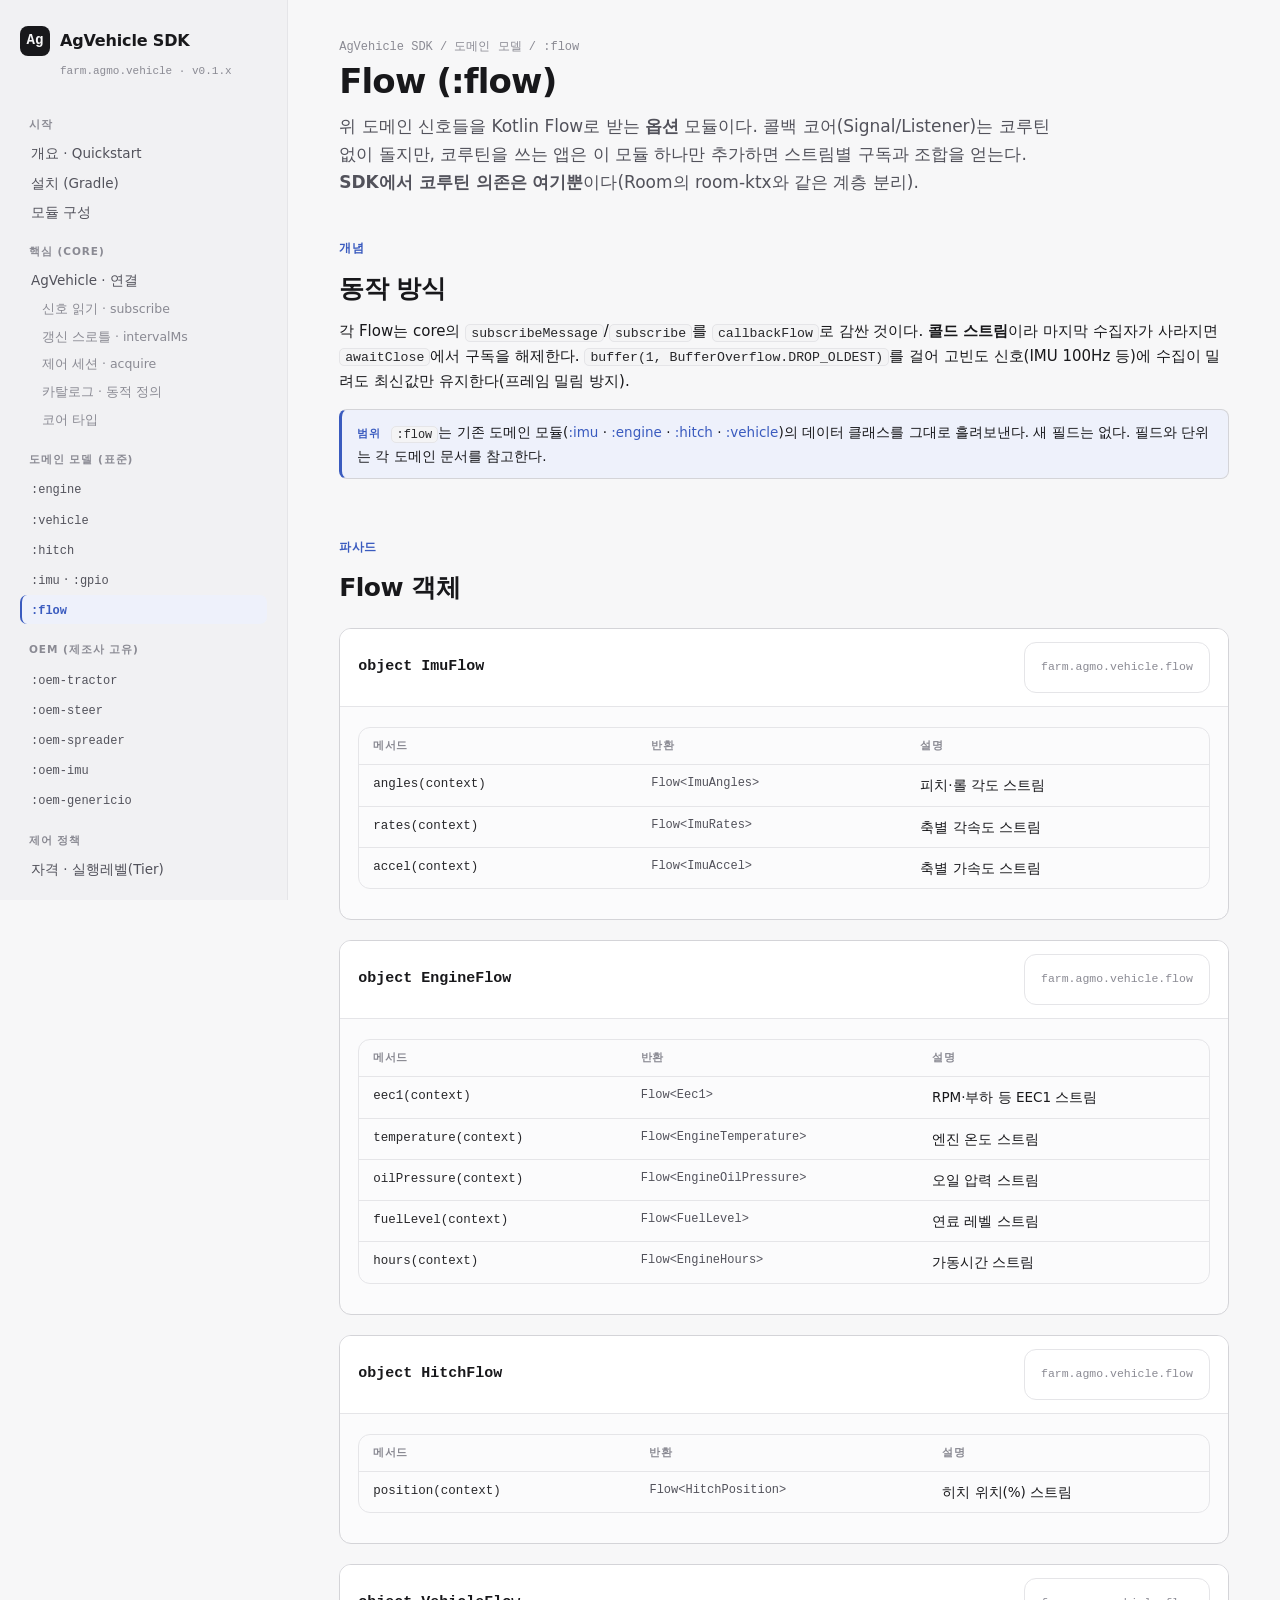
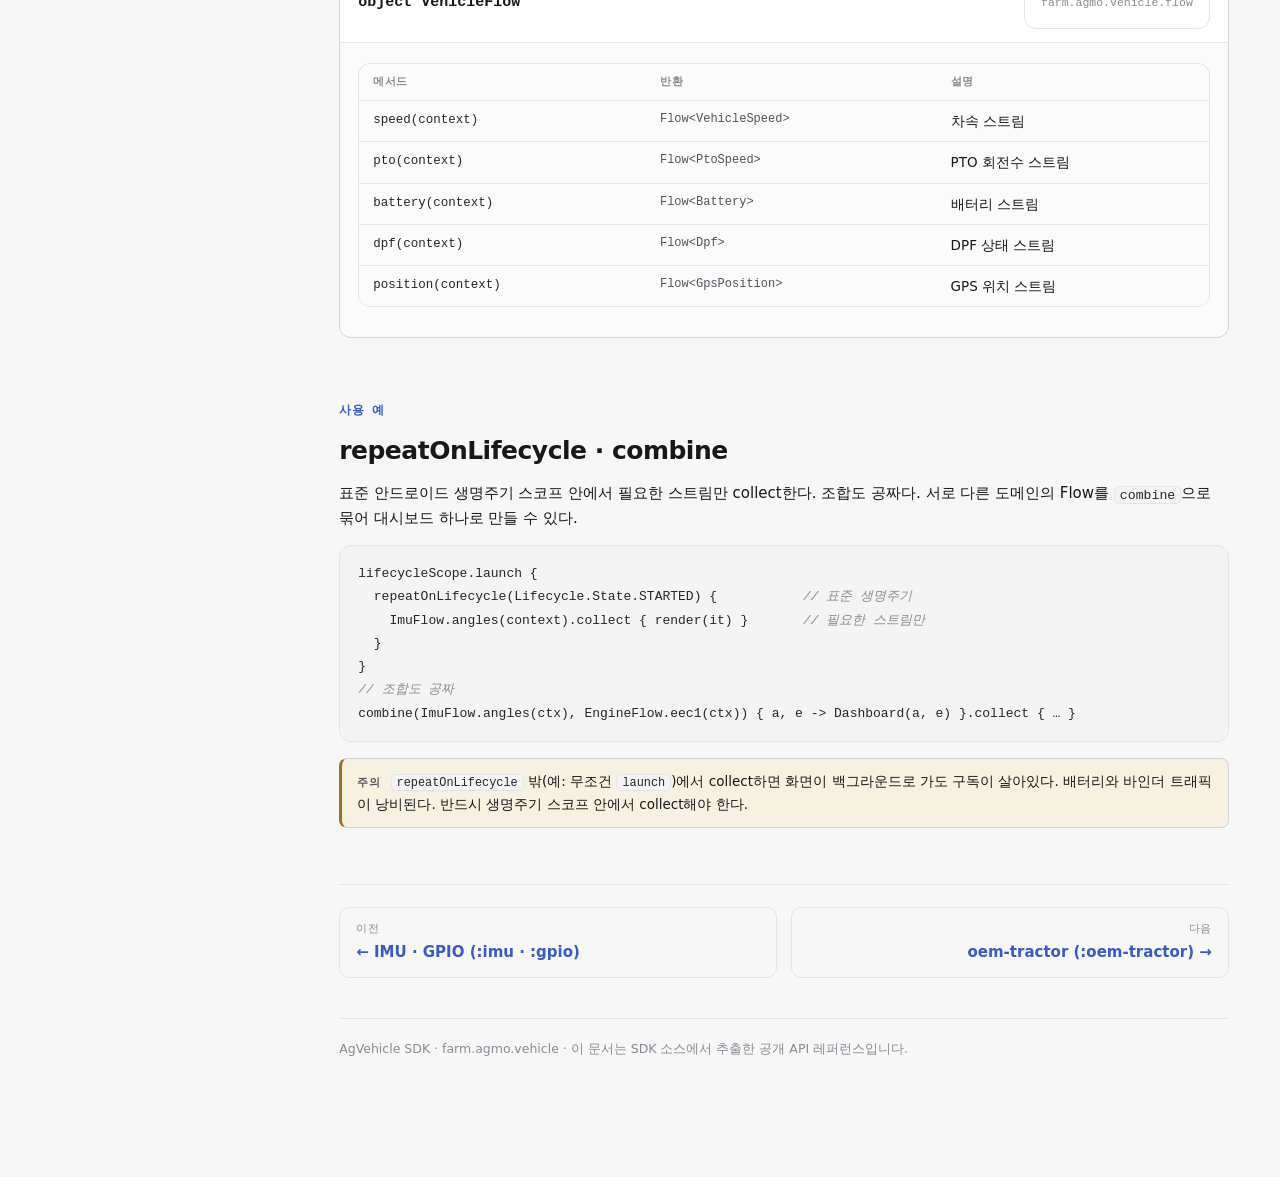
<file: docs/api/flow.html>
<!doctype html>
<html lang="ko">
<head>
<meta charset="utf-8">
<meta name="viewport" content="width=device-width, initial-scale=1">
<title>:flow — AgVehicle SDK</title>
<style>
/* AgVehicle SDK docs — shared stylesheet. Neutral dark/light, no brand hue. */
:root{
  --bg:#f7f7f8; --panel:#ffffff; --sidebar:#f1f1f3; --ink:#18181b; --mut:#52525b;
  --dim:#8a8a93; --line:#e5e5e8; --line2:#d4d4d8; --code-bg:#f4f4f5; --code-ink:#27272a;
  --acc:#3a5bbf; --acc-soft:#eef1fb; --acc-line:#cdd7f2;
  --warn:#9a7420; --warn-soft:#f7f1e2; --danger:#b4544e;
  --str:#9a742b; --sig-bg:#fbfbfc;
  --mono:ui-monospace,"SF Mono",SFMono-Regular,Menlo,"JetBrains Mono",Consolas,monospace;
  --sans:system-ui,-apple-system,"Segoe UI",Roboto,"Helvetica Neue",sans-serif;
}
@media (prefers-color-scheme: dark){
  :root{
    --bg:#0d0d10; --panel:#151519; --sidebar:#101013; --ink:#e9e9ec; --mut:#a1a1aa;
    --dim:#71717a; --line:#26262b; --line2:#35353c; --code-bg:#121216; --code-ink:#d4d4d8;
    --acc:#93a8f0; --acc-soft:#161e33; --acc-line:#2c3a63;
    --warn:#d3b06a; --warn-soft:#221c0e; --danger:#e0736c;
    --str:#cbb079; --sig-bg:#111115;
  }
}
:root[data-theme="light"]{
  --bg:#f7f7f8; --panel:#ffffff; --sidebar:#f1f1f3; --ink:#18181b; --mut:#52525b;
  --dim:#8a8a93; --line:#e5e5e8; --line2:#d4d4d8; --code-bg:#f4f4f5; --code-ink:#27272a;
  --acc:#3a5bbf; --acc-soft:#eef1fb; --acc-line:#cdd7f2;
  --warn:#9a7420; --warn-soft:#f7f1e2; --danger:#b4544e; --str:#9a742b; --sig-bg:#fbfbfc;
}
:root[data-theme="dark"]{
  --bg:#0d0d10; --panel:#151519; --sidebar:#101013; --ink:#e9e9ec; --mut:#a1a1aa;
  --dim:#71717a; --line:#26262b; --line2:#35353c; --code-bg:#121216; --code-ink:#d4d4d8;
  --acc:#93a8f0; --acc-soft:#161e33; --acc-line:#2c3a63;
  --warn:#d3b06a; --warn-soft:#221c0e; --danger:#e0736c; --str:#cbb079; --sig-bg:#111115;
}
*{box-sizing:border-box}
html{scroll-behavior:smooth}
body{margin:0;background:var(--bg);color:var(--ink);font-family:var(--sans);
  font-size:15px;line-height:1.65;-webkit-font-smoothing:antialiased}
a{color:var(--acc);text-decoration:none}
a:hover{text-decoration:underline}
code,kbd{font-family:var(--mono);font-size:.88em}
.mono{font-family:var(--mono)}

/* layout */
.shell{display:grid;grid-template-columns:288px minmax(0,1fr);max-width:1360px;margin:0 auto;min-height:100vh}
.side{position:sticky;top:0;align-self:start;height:100vh;overflow-y:auto;background:var(--sidebar);
  border-right:1px solid var(--line);padding:26px 20px 60px}
.main{padding:0 clamp(20px,4vw,64px) 120px;min-width:0}
@media (max-width:860px){
  .shell{grid-template-columns:1fr}
  .side{position:static;height:auto;border-right:0;border-bottom:1px solid var(--line)}
}

/* sidebar */
.brand{display:flex;align-items:center;gap:10px;margin-bottom:6px}
.brand a{display:flex;align-items:center;gap:10px;color:inherit}
.brand a:hover{text-decoration:none}
.brand .logo{width:30px;height:30px;border-radius:8px;background:var(--ink);color:var(--bg);
  display:grid;place-items:center;font-weight:800;font-size:14px;flex:none;font-family:var(--mono)}
.brand b{font-size:16px;letter-spacing:-.01em}
.ver{color:var(--dim);font-family:var(--mono);font-size:11px;margin:2px 0 20px 40px}
.nav{display:flex;flex-direction:column;gap:1px}
.nav .grp{color:var(--dim);font-size:10.5px;font-weight:700;letter-spacing:.09em;
  text-transform:uppercase;margin:16px 0 5px;padding-left:9px}
.nav a{color:var(--mut);padding:5px 9px;border-radius:7px;font-size:13.5px;
  border-left:2px solid transparent;line-height:1.35}
.nav a:hover{background:var(--panel);color:var(--ink);text-decoration:none}
.nav a.active{color:var(--acc);background:var(--acc-soft);border-left-color:var(--acc);font-weight:600}
.nav a.sub{padding-left:20px;font-size:12.5px;color:var(--dim)}
.nav a .mono{font-size:12px}

/* page header */
.crumb{font-family:var(--mono);font-size:12px;color:var(--dim);margin:38px 0 4px}
.crumb a{color:var(--dim)}
h1{font-size:34px;line-height:1.12;letter-spacing:-.025em;margin:0 0 12px;font-weight:800;text-wrap:balance}
.lead{font-size:17px;color:var(--mut);max-width:66ch;margin:8px 0 0}
.hero{padding:40px 0 30px;border-bottom:1px solid var(--line);margin-bottom:8px}
.hero h1{font-size:38px}
.pathline{display:flex;flex-wrap:wrap;gap:8px;align-items:center;margin-top:22px;font-family:var(--mono);font-size:12.5px;color:var(--mut)}
.pathline .node{background:var(--panel);border:1px solid var(--line2);border-radius:7px;padding:5px 11px;white-space:nowrap}
.pathline .node.hl{border-color:var(--acc-line);background:var(--acc-soft);color:var(--acc);font-weight:600}
.pathline .arw{color:var(--dim)}

/* sections */
section{padding-top:44px}
section>h2,h2{font-size:25px;letter-spacing:-.02em;margin:0 0 6px;font-weight:800;scroll-margin-top:20px}
.kicker{color:var(--acc);font-family:var(--mono);font-size:12px;font-weight:700;letter-spacing:.04em;margin-bottom:8px}
h3{font-size:18px;margin:32px 0 8px;letter-spacing:-.01em;scroll-margin-top:20px}
h4{font-size:13px;margin:22px 0 6px;color:var(--mut);text-transform:uppercase;letter-spacing:.05em}
p{margin:10px 0}
.sub{color:var(--mut)}

/* quickstart steps */
.steps{counter-reset:step;display:flex;flex-direction:column;gap:20px;margin:20px 0}
.step{position:relative;padding-left:46px}
.step::before{counter-increment:step;content:counter(step);position:absolute;left:0;top:-2px;
  width:30px;height:30px;border-radius:8px;background:var(--ink);color:var(--bg);
  display:grid;place-items:center;font-weight:800;font-size:14px;font-family:var(--mono)}
.step h3{margin:2px 0 6px}
.step pre{margin-top:10px}

/* code */
pre{background:var(--code-bg);border:1px solid var(--line);border-radius:12px;padding:16px 18px;
  overflow-x:auto;margin:14px 0;line-height:1.55}
pre code{color:var(--code-ink);font-size:13px}
.tok-k{color:var(--acc);font-weight:600}
.tok-t{color:var(--ink);font-weight:600}
.tok-c{color:var(--dim);font-style:italic}
.tok-s{color:var(--str)}
:not(pre)>code{background:var(--code-bg);border:1px solid var(--line);border-radius:5px;
  padding:.5px 5px;color:var(--code-ink)}

/* signature block */
.sig{background:var(--sig-bg);border:1px solid var(--line2);border-radius:12px;margin:20px 0;overflow:hidden}
.sig>.sig-h{display:flex;align-items:baseline;gap:10px;flex-wrap:wrap;padding:13px 18px;
  border-bottom:1px solid var(--line);background:var(--panel)}
.sig-h .name{font-family:var(--mono);font-size:15px;font-weight:700;color:var(--ink)}
.sig-h .tag{font-family:var(--mono);font-size:10.5px;font-weight:700;padding:2px 7px;border-radius:999px;letter-spacing:.03em;border:1px solid var(--line2)}
.tag.read{color:var(--mut);background:var(--code-bg)}
.tag.ctrl{color:var(--acc);background:var(--acc-soft);border-color:var(--acc-line)}
.tag.oem{color:var(--mut);background:transparent;border-style:dashed}
.tag.enum{color:var(--warn);background:var(--warn-soft);border-color:transparent}
.sig-h .spring{flex:1}
.sig-h .mod{font-family:var(--mono);font-size:11.5px;color:var(--dim)}
.sig-h .pgn{font-family:var(--mono);font-size:11px;color:var(--dim);background:var(--code-bg);border:1px solid var(--line);border-radius:5px;padding:1px 6px}
.sig-body{padding:6px 18px 16px}
.sig-body pre{background:var(--code-bg);margin:12px 0}
.sig-body>p:first-child{margin-top:12px}

/* tables */
table{border-collapse:collapse;width:100%;margin:12px 0;font-size:13.5px}
th,td{text-align:left;padding:8px 12px;border-bottom:1px solid var(--line);vertical-align:top}
th{color:var(--dim);font-size:11px;text-transform:uppercase;letter-spacing:.05em;font-weight:700}
td.p{font-family:var(--mono);color:var(--code-ink);white-space:nowrap;font-size:12.5px}
td .ty,.ty{color:var(--mut);font-family:var(--mono);font-size:12px}
td.u{font-family:var(--mono);color:var(--dim);font-size:12px;white-space:nowrap}
.tblwrap{overflow-x:auto;border:1px solid var(--line);border-radius:12px;margin:14px 0}
.tblwrap table{margin:0}
.tblwrap th,.tblwrap td{padding:9px 14px}
.tblwrap tr:last-child td{border-bottom:0}

/* callouts */
.note{border:1px solid var(--line2);border-left:3px solid var(--mut);background:var(--code-bg);
  border-radius:8px;padding:11px 15px;margin:16px 0;font-size:13.5px}
.note.warn{border-left-color:var(--warn);background:var(--warn-soft)}
.note.info{border-left-color:var(--acc);background:var(--acc-soft)}
.note b{color:var(--ink)}
.note .lbl{font-weight:700;font-size:11px;letter-spacing:.05em;text-transform:uppercase;margin-right:6px;color:var(--mut)}
.note.info .lbl{color:var(--acc)}

/* module grid (index) */
.mods{display:grid;grid-template-columns:repeat(auto-fill,minmax(250px,1fr));gap:14px;margin:18px 0}
.mod{display:block;background:var(--panel);border:1px solid var(--line);border-radius:12px;padding:15px 16px;color:inherit;transition:border-color .12s}
.mod:hover{border-color:var(--acc-line);text-decoration:none}
.mod .co{font-family:var(--mono);font-size:13px;font-weight:700;color:var(--ink)}
.mod .std{font-size:10px;font-weight:700;letter-spacing:.05em;padding:1px 6px;border-radius:999px;margin-left:6px;
  color:var(--mut);background:var(--code-bg);border:1px solid var(--line2)}
.mod .oemb{color:var(--acc);background:var(--acc-soft);border-color:var(--acc-line)}
.mod .d{color:var(--mut);font-size:12.5px;margin-top:6px;line-height:1.5}
.mod .n{font-size:11px;color:var(--dim);margin-top:8px;font-family:var(--mono)}

/* tier ladder */
.ladder{display:flex;flex-direction:column;gap:8px;margin:16px 0}
.rung{display:flex;align-items:center;gap:14px;border:1px solid var(--line2);border-radius:10px;
  padding:12px 16px;background:var(--panel)}
.rung .rk{font-family:var(--mono);font-weight:800;font-size:15px;width:66px;flex:none}
.rung .nm{font-weight:700}
.rung .ds{color:var(--mut);font-size:13px;margin-left:auto;text-align:right}
.rung.safety{border-color:color-mix(in srgb,var(--danger) 45%,var(--line2))}.rung.safety .rk{color:var(--danger)}
.rung.app{border-color:var(--acc-line)}.rung.app .rk{color:var(--acc)}
.rung.system .rk{color:var(--dim)}

/* page nav (prev/next) */
.pagenav{display:flex;justify-content:space-between;gap:14px;margin-top:56px;padding-top:22px;border-top:1px solid var(--line)}
.pagenav a{flex:1;border:1px solid var(--line);border-radius:10px;padding:12px 16px;color:inherit}
.pagenav a:hover{border-color:var(--acc-line);text-decoration:none}
.pagenav .lb{font-size:11px;color:var(--dim);text-transform:uppercase;letter-spacing:.05em}
.pagenav .tt{font-weight:700;color:var(--acc);margin-top:2px}
.pagenav .next{text-align:right}

.pill{display:inline-block;font-family:var(--mono);font-size:11px;color:var(--acc);
  background:var(--acc-soft);border:1px solid var(--acc-line);border-radius:999px;padding:1px 8px}
.foot{margin-top:40px;padding-top:20px;border-top:1px solid var(--line);color:var(--dim);font-size:12.5px}
:target{scroll-margin-top:16px}
::selection{background:var(--acc-soft)}

</style>
</head>
<body>
<div class="shell">
<aside class="side">
  <div class="brand"><a href="index.html"><span class="logo">Ag</span><b>AgVehicle SDK</b></a></div>
  <div class="ver">farm.agmo.vehicle · v0.1.x</div>
  <nav class="nav">
    <div class="grp">시작</div>
    <a href="index.html">개요 · Quickstart</a>
    <a href="index.html#install">설치 (Gradle)</a>
    <a href="index.html#modules">모듈 구성</a>
    <div class="grp">핵심 (core)</div>
    <a href="core.html">AgVehicle · 연결</a>
    <a class="sub" href="core.html#reading">신호 읽기 · subscribe</a>
    <a class="sub" href="core.html#throttle">갱신 스로틀 · intervalMs</a>
    <a class="sub" href="core.html#control">제어 세션 · acquire</a>
    <a class="sub" href="core.html#catalog">카탈로그 · 동적 정의</a>
    <a class="sub" href="core.html#types">코어 타입</a>
    <div class="grp">도메인 모델 (표준)</div>
    <a href="engine.html"><span class="mono">:engine</span></a>
    <a href="vehicle.html"><span class="mono">:vehicle</span></a>
    <a href="hitch.html"><span class="mono">:hitch</span></a>
    <a href="imu.html"><span class="mono">:imu</span> · <span class="mono">:gpio</span></a>
    <a class="active" href="flow.html"><span class="mono">:flow</span></a>
    <div class="grp">OEM (제조사 고유)</div>
    <a href="oem-tractor.html"><span class="mono">:oem-tractor</span></a>
    <a href="oem-steer.html"><span class="mono">:oem-steer</span></a>
    <a href="oem-spreader.html"><span class="mono">:oem-spreader</span></a>
    <a href="oem-imu.html"><span class="mono">:oem-imu</span></a>
    <a href="oem-genericio.html"><span class="mono">:oem-genericio</span></a>
    <div class="grp">제어 정책</div>
    <a href="policy.html">자격 · 실행레벨(Tier)</a>
  </nav>
</aside>

<main class="main">
  <div class="crumb"><a href="index.html">AgVehicle SDK</a> / <a href="index.html#modules">도메인 모델</a> / :flow</div>
  <h1>Flow (:flow)</h1>
  <p class="lead">위 도메인 신호들을 Kotlin Flow로 받는 <b>옵션</b> 모듈이다. 콜백 코어(Signal/Listener)는 코루틴 없이 돌지만, 코루틴을 쓰는 앱은 이 모듈 하나만 추가하면 스트림별 구독과 조합을 얻는다. <b>SDK에서 코루틴 의존은 여기뿐</b>이다(Room의 room-ktx와 같은 계층 분리).</p>

  <section id="concept">
    <div class="kicker">개념</div>
    <h2>동작 방식</h2>
    <p>각 Flow는 core의 <code>subscribeMessage</code>/<code>subscribe</code>를 <code>callbackFlow</code>로 감싼 것이다. <b>콜드 스트림</b>이라 마지막 수집자가 사라지면 <code>awaitClose</code>에서 구독을 해제한다. <code>buffer(1, BufferOverflow.DROP_OLDEST)</code>를 걸어 고빈도 신호(IMU 100Hz 등)에 수집이 밀려도 최신값만 유지한다(프레임 밀림 방지).</p>
    <div class="note info"><span class="lbl">범위</span> <code>:flow</code>는 기존 도메인 모듈(<a href="imu.html">:imu</a> · <a href="engine.html">:engine</a> · <a href="hitch.html">:hitch</a> · <a href="vehicle.html">:vehicle</a>)의 데이터 클래스를 그대로 흘려보낸다. 새 필드는 없다. 필드와 단위는 각 도메인 문서를 참고한다.</div>
  </section>

  <section id="facades">
    <div class="kicker">파사드</div>
    <h2>Flow 객체</h2>

    <div class="sig">
      <div class="sig-h">
        <span class="name">object ImuFlow</span>
        <span class="spring"></span>
        <span class="mod">farm.agmo.vehicle.flow</span>
      </div>
      <div class="sig-body">
        <div class="tblwrap">
          <table>
            <thead><tr><th>메서드</th><th>반환</th><th>설명</th></tr></thead>
            <tbody>
              <tr><td class="p">angles(context)</td><td class="ty">Flow&lt;ImuAngles&gt;</td><td>피치·롤 각도 스트림</td></tr>
              <tr><td class="p">rates(context)</td><td class="ty">Flow&lt;ImuRates&gt;</td><td>축별 각속도 스트림</td></tr>
              <tr><td class="p">accel(context)</td><td class="ty">Flow&lt;ImuAccel&gt;</td><td>축별 가속도 스트림</td></tr>
            </tbody>
          </table>
        </div>
      </div>
    </div>

    <div class="sig">
      <div class="sig-h">
        <span class="name">object EngineFlow</span>
        <span class="spring"></span>
        <span class="mod">farm.agmo.vehicle.flow</span>
      </div>
      <div class="sig-body">
        <div class="tblwrap">
          <table>
            <thead><tr><th>메서드</th><th>반환</th><th>설명</th></tr></thead>
            <tbody>
              <tr><td class="p">eec1(context)</td><td class="ty">Flow&lt;Eec1&gt;</td><td>RPM·부하 등 EEC1 스트림</td></tr>
              <tr><td class="p">temperature(context)</td><td class="ty">Flow&lt;EngineTemperature&gt;</td><td>엔진 온도 스트림</td></tr>
              <tr><td class="p">oilPressure(context)</td><td class="ty">Flow&lt;EngineOilPressure&gt;</td><td>오일 압력 스트림</td></tr>
              <tr><td class="p">fuelLevel(context)</td><td class="ty">Flow&lt;FuelLevel&gt;</td><td>연료 레벨 스트림</td></tr>
              <tr><td class="p">hours(context)</td><td class="ty">Flow&lt;EngineHours&gt;</td><td>가동시간 스트림</td></tr>
            </tbody>
          </table>
        </div>
      </div>
    </div>

    <div class="sig">
      <div class="sig-h">
        <span class="name">object HitchFlow</span>
        <span class="spring"></span>
        <span class="mod">farm.agmo.vehicle.flow</span>
      </div>
      <div class="sig-body">
        <div class="tblwrap">
          <table>
            <thead><tr><th>메서드</th><th>반환</th><th>설명</th></tr></thead>
            <tbody>
              <tr><td class="p">position(context)</td><td class="ty">Flow&lt;HitchPosition&gt;</td><td>히치 위치(%) 스트림</td></tr>
            </tbody>
          </table>
        </div>
      </div>
    </div>

    <div class="sig">
      <div class="sig-h">
        <span class="name">object VehicleFlow</span>
        <span class="spring"></span>
        <span class="mod">farm.agmo.vehicle.flow</span>
      </div>
      <div class="sig-body">
        <div class="tblwrap">
          <table>
            <thead><tr><th>메서드</th><th>반환</th><th>설명</th></tr></thead>
            <tbody>
              <tr><td class="p">speed(context)</td><td class="ty">Flow&lt;VehicleSpeed&gt;</td><td>차속 스트림</td></tr>
              <tr><td class="p">pto(context)</td><td class="ty">Flow&lt;PtoSpeed&gt;</td><td>PTO 회전수 스트림</td></tr>
              <tr><td class="p">battery(context)</td><td class="ty">Flow&lt;Battery&gt;</td><td>배터리 스트림</td></tr>
              <tr><td class="p">dpf(context)</td><td class="ty">Flow&lt;Dpf&gt;</td><td>DPF 상태 스트림</td></tr>
              <tr><td class="p">position(context)</td><td class="ty">Flow&lt;GpsPosition&gt;</td><td>GPS 위치 스트림</td></tr>
            </tbody>
          </table>
        </div>
      </div>
    </div>
  </section>

  <section id="usage">
    <div class="kicker">사용 예</div>
    <h2>repeatOnLifecycle · combine</h2>
    <p>표준 안드로이드 생명주기 스코프 안에서 필요한 스트림만 collect한다. 조합도 공짜다. 서로 다른 도메인의 Flow를 <code>combine</code>으로 묶어 대시보드 하나로 만들 수 있다.</p>
<pre><code>lifecycleScope.launch {
  repeatOnLifecycle(Lifecycle.State.STARTED) {           <span class="tok-c">// 표준 생명주기</span>
    ImuFlow.angles(context).collect { render(it) }       <span class="tok-c">// 필요한 스트림만</span>
  }
}
<span class="tok-c">// 조합도 공짜</span>
combine(ImuFlow.angles(ctx), EngineFlow.eec1(ctx)) { a, e -&gt; Dashboard(a, e) }.collect { … }</code></pre>
    <div class="note warn"><span class="lbl">주의</span> <code>repeatOnLifecycle</code> 밖(예: 무조건 <code>launch</code>)에서 collect하면 화면이 백그라운드로 가도 구독이 살아있다. 배터리와 바인더 트래픽이 낭비된다. 반드시 생명주기 스코프 안에서 collect해야 한다.</div>
  </section>

  <div class="pagenav">
    <a href="imu.html"><div class="lb">이전</div><div class="tt">← IMU · GPIO (:imu · :gpio)</div></a>
    <a class="next" href="oem-tractor.html"><div class="lb">다음</div><div class="tt">oem-tractor (:oem-tractor) →</div></a>
  </div>
  <div class="foot">AgVehicle SDK · farm.agmo.vehicle · 이 문서는 SDK 소스에서 추출한 공개 API 레퍼런스입니다.</div>
</main>
</div>
</body>
</html>
</file>
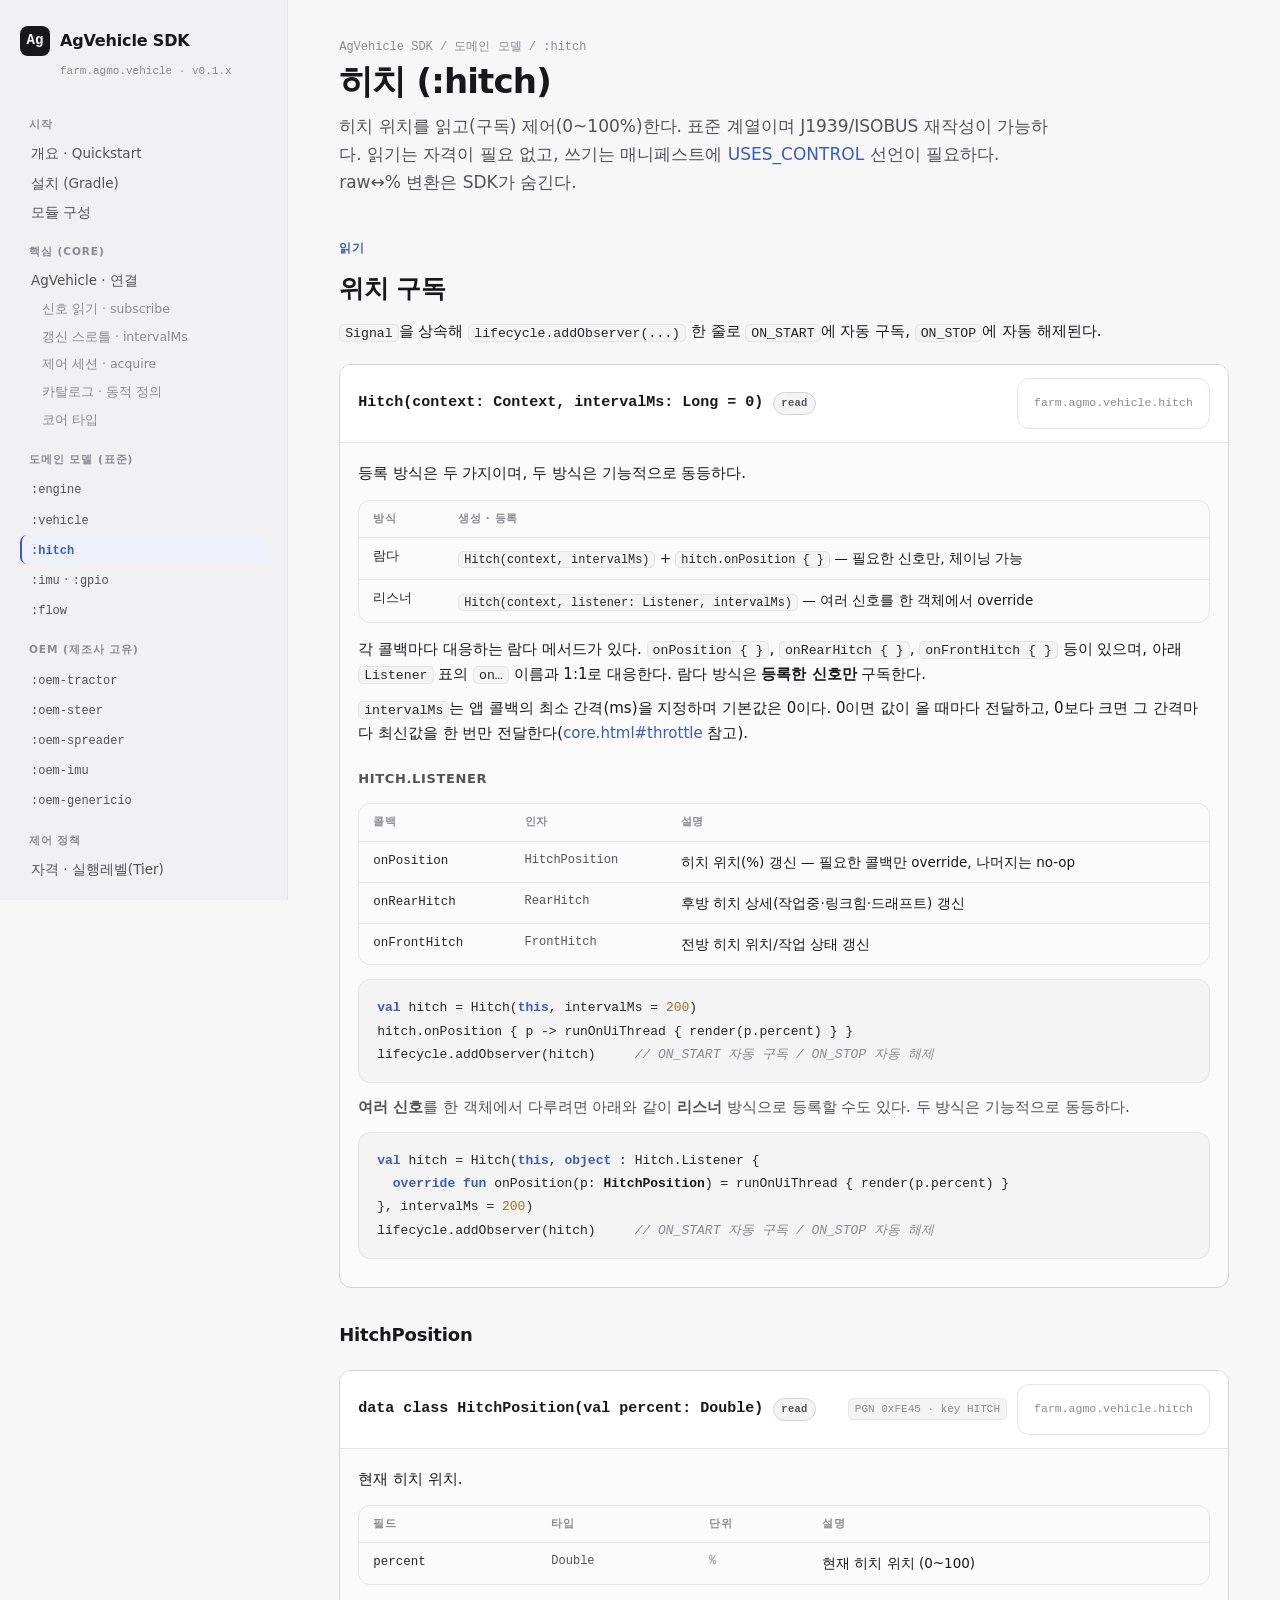
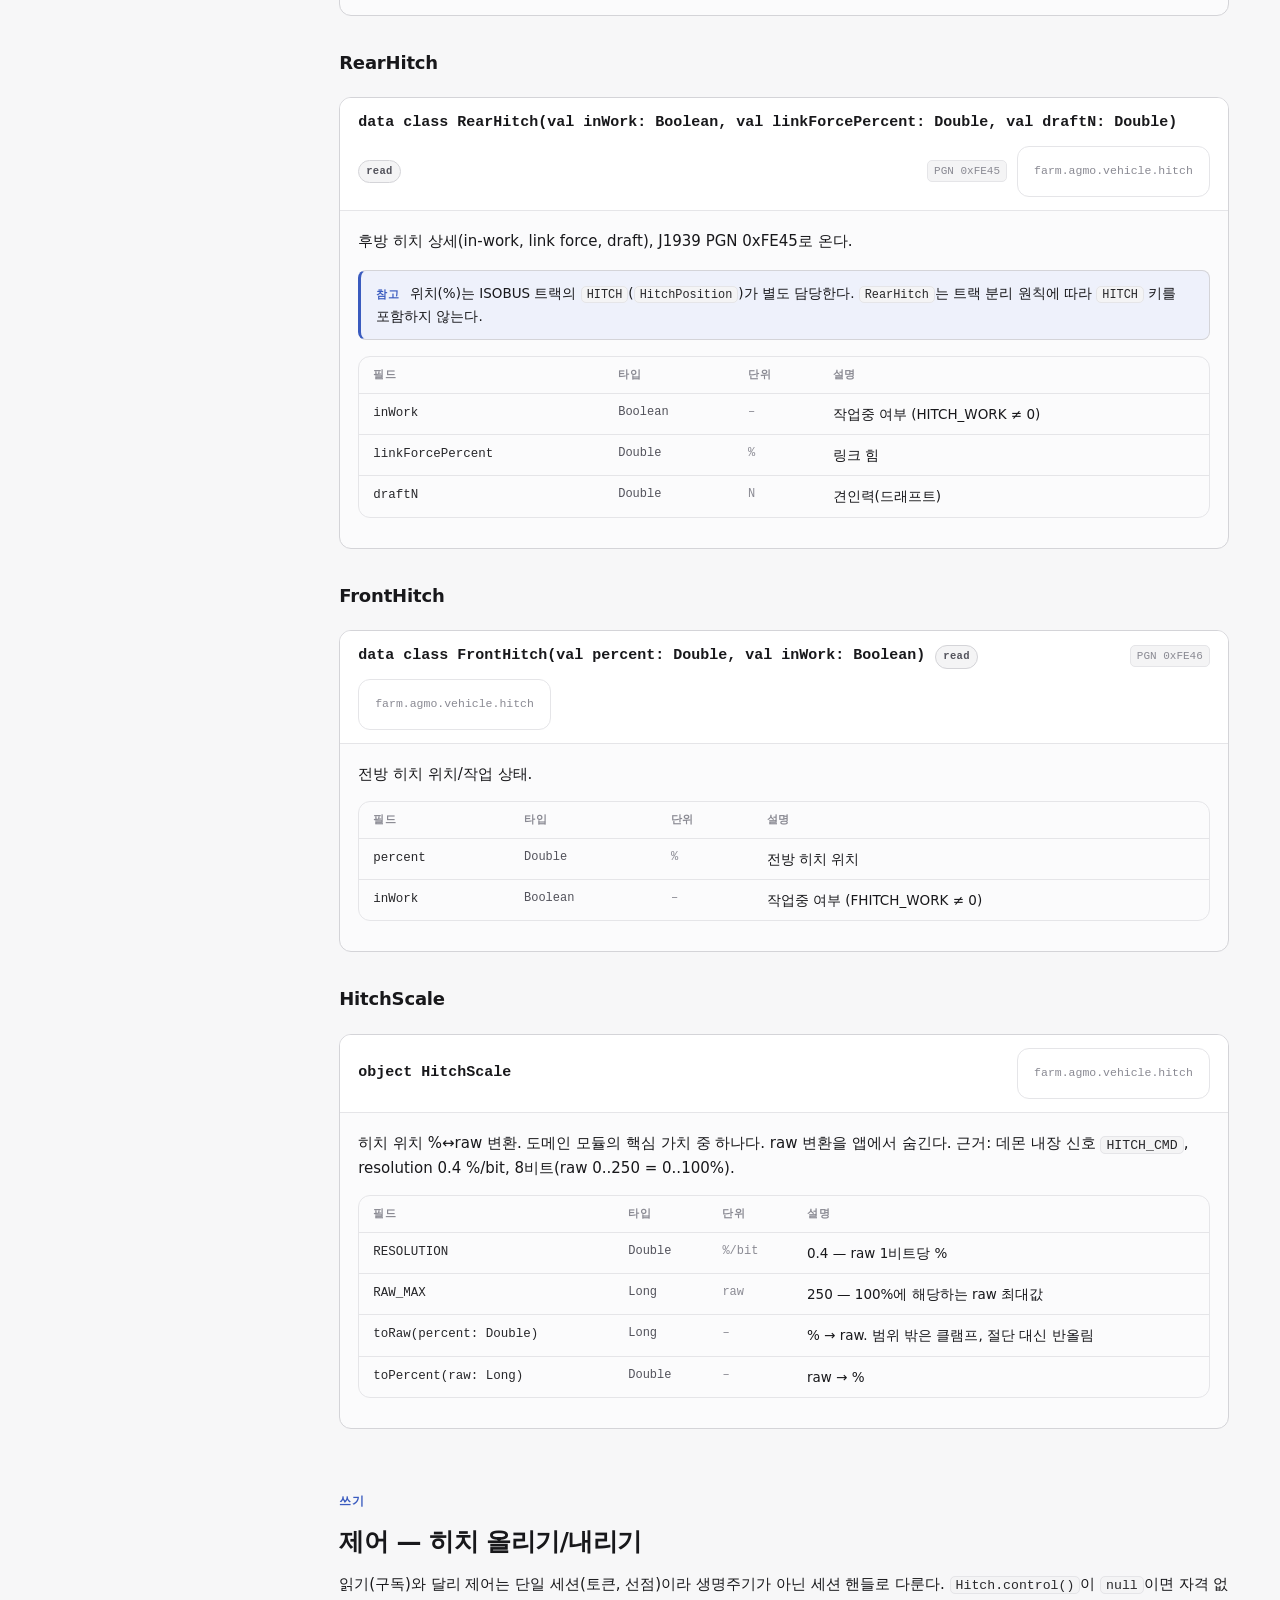
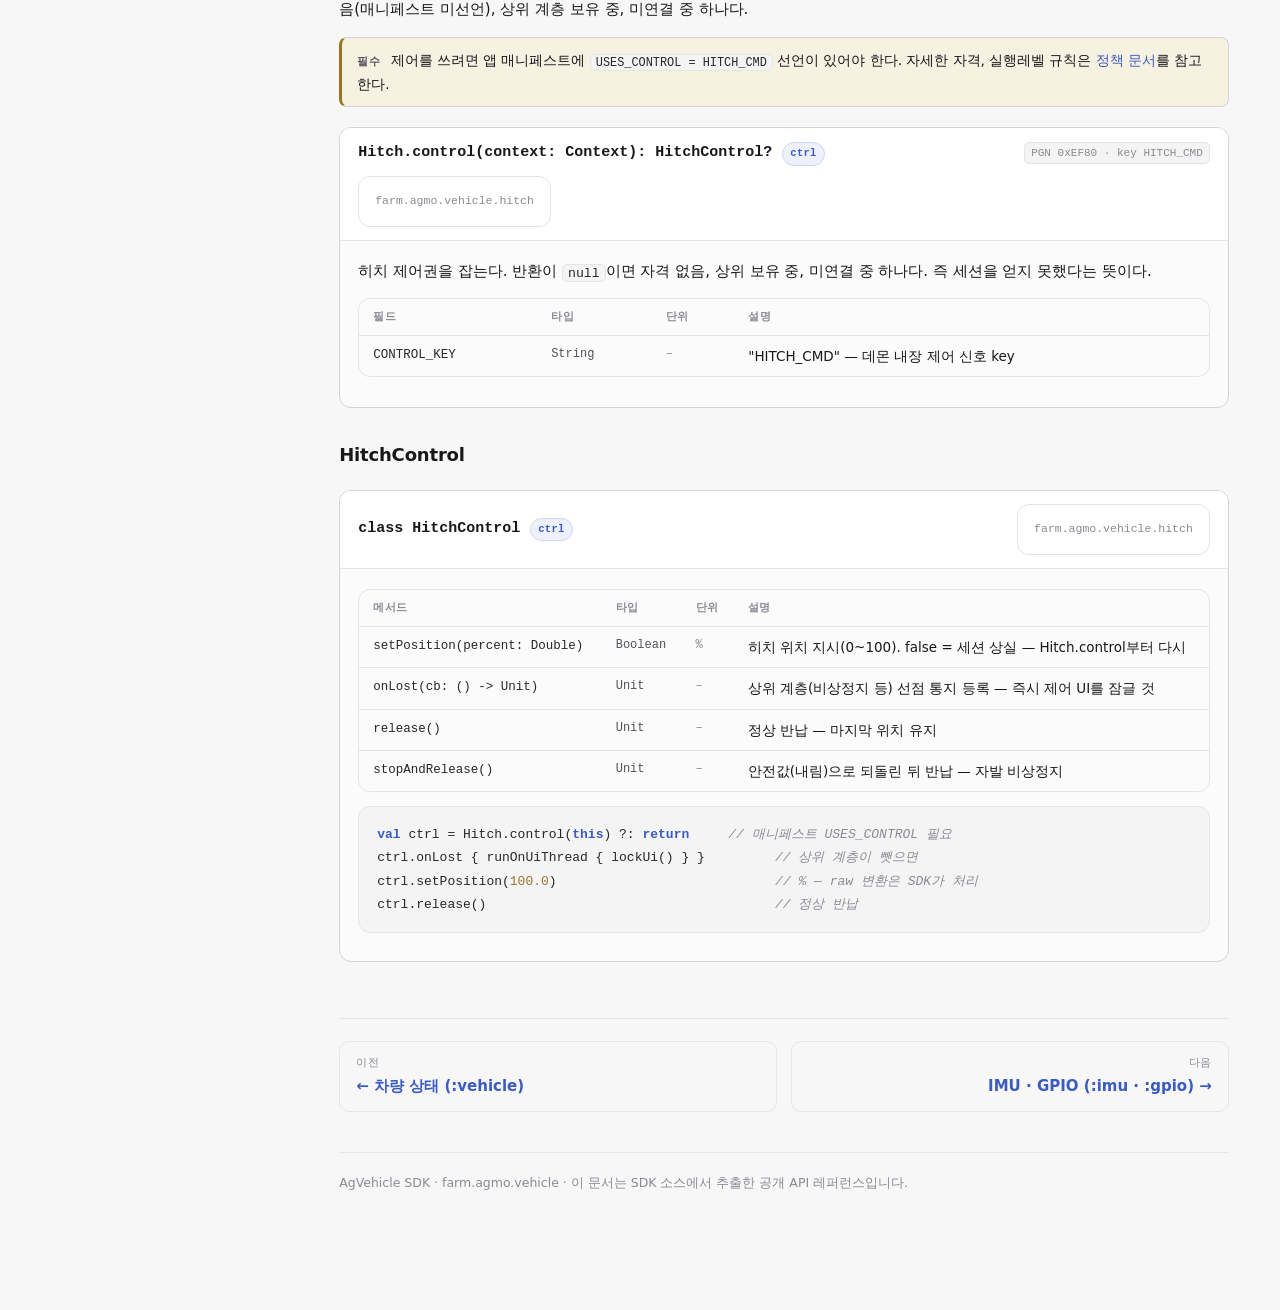
<file: docs/api/hitch.html>
<!doctype html>
<html lang="ko">
<head>
<meta charset="utf-8">
<meta name="viewport" content="width=device-width, initial-scale=1">
<title>:hitch — AgVehicle SDK</title>
<style>
/* AgVehicle SDK docs — shared stylesheet. Neutral dark/light, no brand hue. */
:root{
  --bg:#f7f7f8; --panel:#ffffff; --sidebar:#f1f1f3; --ink:#18181b; --mut:#52525b;
  --dim:#8a8a93; --line:#e5e5e8; --line2:#d4d4d8; --code-bg:#f4f4f5; --code-ink:#27272a;
  --acc:#3a5bbf; --acc-soft:#eef1fb; --acc-line:#cdd7f2;
  --warn:#9a7420; --warn-soft:#f7f1e2; --danger:#b4544e;
  --str:#9a742b; --sig-bg:#fbfbfc;
  --mono:ui-monospace,"SF Mono",SFMono-Regular,Menlo,"JetBrains Mono",Consolas,monospace;
  --sans:system-ui,-apple-system,"Segoe UI",Roboto,"Helvetica Neue",sans-serif;
}
@media (prefers-color-scheme: dark){
  :root{
    --bg:#0d0d10; --panel:#151519; --sidebar:#101013; --ink:#e9e9ec; --mut:#a1a1aa;
    --dim:#71717a; --line:#26262b; --line2:#35353c; --code-bg:#121216; --code-ink:#d4d4d8;
    --acc:#93a8f0; --acc-soft:#161e33; --acc-line:#2c3a63;
    --warn:#d3b06a; --warn-soft:#221c0e; --danger:#e0736c;
    --str:#cbb079; --sig-bg:#111115;
  }
}
:root[data-theme="light"]{
  --bg:#f7f7f8; --panel:#ffffff; --sidebar:#f1f1f3; --ink:#18181b; --mut:#52525b;
  --dim:#8a8a93; --line:#e5e5e8; --line2:#d4d4d8; --code-bg:#f4f4f5; --code-ink:#27272a;
  --acc:#3a5bbf; --acc-soft:#eef1fb; --acc-line:#cdd7f2;
  --warn:#9a7420; --warn-soft:#f7f1e2; --danger:#b4544e; --str:#9a742b; --sig-bg:#fbfbfc;
}
:root[data-theme="dark"]{
  --bg:#0d0d10; --panel:#151519; --sidebar:#101013; --ink:#e9e9ec; --mut:#a1a1aa;
  --dim:#71717a; --line:#26262b; --line2:#35353c; --code-bg:#121216; --code-ink:#d4d4d8;
  --acc:#93a8f0; --acc-soft:#161e33; --acc-line:#2c3a63;
  --warn:#d3b06a; --warn-soft:#221c0e; --danger:#e0736c; --str:#cbb079; --sig-bg:#111115;
}
*{box-sizing:border-box}
html{scroll-behavior:smooth}
body{margin:0;background:var(--bg);color:var(--ink);font-family:var(--sans);
  font-size:15px;line-height:1.65;-webkit-font-smoothing:antialiased}
a{color:var(--acc);text-decoration:none}
a:hover{text-decoration:underline}
code,kbd{font-family:var(--mono);font-size:.88em}
.mono{font-family:var(--mono)}

/* layout */
.shell{display:grid;grid-template-columns:288px minmax(0,1fr);max-width:1360px;margin:0 auto;min-height:100vh}
.side{position:sticky;top:0;align-self:start;height:100vh;overflow-y:auto;background:var(--sidebar);
  border-right:1px solid var(--line);padding:26px 20px 60px}
.main{padding:0 clamp(20px,4vw,64px) 120px;min-width:0}
@media (max-width:860px){
  .shell{grid-template-columns:1fr}
  .side{position:static;height:auto;border-right:0;border-bottom:1px solid var(--line)}
}

/* sidebar */
.brand{display:flex;align-items:center;gap:10px;margin-bottom:6px}
.brand a{display:flex;align-items:center;gap:10px;color:inherit}
.brand a:hover{text-decoration:none}
.brand .logo{width:30px;height:30px;border-radius:8px;background:var(--ink);color:var(--bg);
  display:grid;place-items:center;font-weight:800;font-size:14px;flex:none;font-family:var(--mono)}
.brand b{font-size:16px;letter-spacing:-.01em}
.ver{color:var(--dim);font-family:var(--mono);font-size:11px;margin:2px 0 20px 40px}
.nav{display:flex;flex-direction:column;gap:1px}
.nav .grp{color:var(--dim);font-size:10.5px;font-weight:700;letter-spacing:.09em;
  text-transform:uppercase;margin:16px 0 5px;padding-left:9px}
.nav a{color:var(--mut);padding:5px 9px;border-radius:7px;font-size:13.5px;
  border-left:2px solid transparent;line-height:1.35}
.nav a:hover{background:var(--panel);color:var(--ink);text-decoration:none}
.nav a.active{color:var(--acc);background:var(--acc-soft);border-left-color:var(--acc);font-weight:600}
.nav a.sub{padding-left:20px;font-size:12.5px;color:var(--dim)}
.nav a .mono{font-size:12px}

/* page header */
.crumb{font-family:var(--mono);font-size:12px;color:var(--dim);margin:38px 0 4px}
.crumb a{color:var(--dim)}
h1{font-size:34px;line-height:1.12;letter-spacing:-.025em;margin:0 0 12px;font-weight:800;text-wrap:balance}
.lead{font-size:17px;color:var(--mut);max-width:66ch;margin:8px 0 0}
.hero{padding:40px 0 30px;border-bottom:1px solid var(--line);margin-bottom:8px}
.hero h1{font-size:38px}
.pathline{display:flex;flex-wrap:wrap;gap:8px;align-items:center;margin-top:22px;font-family:var(--mono);font-size:12.5px;color:var(--mut)}
.pathline .node{background:var(--panel);border:1px solid var(--line2);border-radius:7px;padding:5px 11px;white-space:nowrap}
.pathline .node.hl{border-color:var(--acc-line);background:var(--acc-soft);color:var(--acc);font-weight:600}
.pathline .arw{color:var(--dim)}

/* sections */
section{padding-top:44px}
section>h2,h2{font-size:25px;letter-spacing:-.02em;margin:0 0 6px;font-weight:800;scroll-margin-top:20px}
.kicker{color:var(--acc);font-family:var(--mono);font-size:12px;font-weight:700;letter-spacing:.04em;margin-bottom:8px}
h3{font-size:18px;margin:32px 0 8px;letter-spacing:-.01em;scroll-margin-top:20px}
h4{font-size:13px;margin:22px 0 6px;color:var(--mut);text-transform:uppercase;letter-spacing:.05em}
p{margin:10px 0}
.sub{color:var(--mut)}

/* quickstart steps */
.steps{counter-reset:step;display:flex;flex-direction:column;gap:20px;margin:20px 0}
.step{position:relative;padding-left:46px}
.step::before{counter-increment:step;content:counter(step);position:absolute;left:0;top:-2px;
  width:30px;height:30px;border-radius:8px;background:var(--ink);color:var(--bg);
  display:grid;place-items:center;font-weight:800;font-size:14px;font-family:var(--mono)}
.step h3{margin:2px 0 6px}
.step pre{margin-top:10px}

/* code */
pre{background:var(--code-bg);border:1px solid var(--line);border-radius:12px;padding:16px 18px;
  overflow-x:auto;margin:14px 0;line-height:1.55}
pre code{color:var(--code-ink);font-size:13px}
.tok-k{color:var(--acc);font-weight:600}
.tok-t{color:var(--ink);font-weight:600}
.tok-c{color:var(--dim);font-style:italic}
.tok-s{color:var(--str)}
:not(pre)>code{background:var(--code-bg);border:1px solid var(--line);border-radius:5px;
  padding:.5px 5px;color:var(--code-ink)}

/* signature block */
.sig{background:var(--sig-bg);border:1px solid var(--line2);border-radius:12px;margin:20px 0;overflow:hidden}
.sig>.sig-h{display:flex;align-items:baseline;gap:10px;flex-wrap:wrap;padding:13px 18px;
  border-bottom:1px solid var(--line);background:var(--panel)}
.sig-h .name{font-family:var(--mono);font-size:15px;font-weight:700;color:var(--ink)}
.sig-h .tag{font-family:var(--mono);font-size:10.5px;font-weight:700;padding:2px 7px;border-radius:999px;letter-spacing:.03em;border:1px solid var(--line2)}
.tag.read{color:var(--mut);background:var(--code-bg)}
.tag.ctrl{color:var(--acc);background:var(--acc-soft);border-color:var(--acc-line)}
.tag.oem{color:var(--mut);background:transparent;border-style:dashed}
.tag.enum{color:var(--warn);background:var(--warn-soft);border-color:transparent}
.sig-h .spring{flex:1}
.sig-h .mod{font-family:var(--mono);font-size:11.5px;color:var(--dim)}
.sig-h .pgn{font-family:var(--mono);font-size:11px;color:var(--dim);background:var(--code-bg);border:1px solid var(--line);border-radius:5px;padding:1px 6px}
.sig-body{padding:6px 18px 16px}
.sig-body pre{background:var(--code-bg);margin:12px 0}
.sig-body>p:first-child{margin-top:12px}

/* tables */
table{border-collapse:collapse;width:100%;margin:12px 0;font-size:13.5px}
th,td{text-align:left;padding:8px 12px;border-bottom:1px solid var(--line);vertical-align:top}
th{color:var(--dim);font-size:11px;text-transform:uppercase;letter-spacing:.05em;font-weight:700}
td.p{font-family:var(--mono);color:var(--code-ink);white-space:nowrap;font-size:12.5px}
td .ty,.ty{color:var(--mut);font-family:var(--mono);font-size:12px}
td.u{font-family:var(--mono);color:var(--dim);font-size:12px;white-space:nowrap}
.tblwrap{overflow-x:auto;border:1px solid var(--line);border-radius:12px;margin:14px 0}
.tblwrap table{margin:0}
.tblwrap th,.tblwrap td{padding:9px 14px}
.tblwrap tr:last-child td{border-bottom:0}

/* callouts */
.note{border:1px solid var(--line2);border-left:3px solid var(--mut);background:var(--code-bg);
  border-radius:8px;padding:11px 15px;margin:16px 0;font-size:13.5px}
.note.warn{border-left-color:var(--warn);background:var(--warn-soft)}
.note.info{border-left-color:var(--acc);background:var(--acc-soft)}
.note b{color:var(--ink)}
.note .lbl{font-weight:700;font-size:11px;letter-spacing:.05em;text-transform:uppercase;margin-right:6px;color:var(--mut)}
.note.info .lbl{color:var(--acc)}

/* module grid (index) */
.mods{display:grid;grid-template-columns:repeat(auto-fill,minmax(250px,1fr));gap:14px;margin:18px 0}
.mod{display:block;background:var(--panel);border:1px solid var(--line);border-radius:12px;padding:15px 16px;color:inherit;transition:border-color .12s}
.mod:hover{border-color:var(--acc-line);text-decoration:none}
.mod .co{font-family:var(--mono);font-size:13px;font-weight:700;color:var(--ink)}
.mod .std{font-size:10px;font-weight:700;letter-spacing:.05em;padding:1px 6px;border-radius:999px;margin-left:6px;
  color:var(--mut);background:var(--code-bg);border:1px solid var(--line2)}
.mod .oemb{color:var(--acc);background:var(--acc-soft);border-color:var(--acc-line)}
.mod .d{color:var(--mut);font-size:12.5px;margin-top:6px;line-height:1.5}
.mod .n{font-size:11px;color:var(--dim);margin-top:8px;font-family:var(--mono)}

/* tier ladder */
.ladder{display:flex;flex-direction:column;gap:8px;margin:16px 0}
.rung{display:flex;align-items:center;gap:14px;border:1px solid var(--line2);border-radius:10px;
  padding:12px 16px;background:var(--panel)}
.rung .rk{font-family:var(--mono);font-weight:800;font-size:15px;width:66px;flex:none}
.rung .nm{font-weight:700}
.rung .ds{color:var(--mut);font-size:13px;margin-left:auto;text-align:right}
.rung.safety{border-color:color-mix(in srgb,var(--danger) 45%,var(--line2))}.rung.safety .rk{color:var(--danger)}
.rung.app{border-color:var(--acc-line)}.rung.app .rk{color:var(--acc)}
.rung.system .rk{color:var(--dim)}

/* page nav (prev/next) */
.pagenav{display:flex;justify-content:space-between;gap:14px;margin-top:56px;padding-top:22px;border-top:1px solid var(--line)}
.pagenav a{flex:1;border:1px solid var(--line);border-radius:10px;padding:12px 16px;color:inherit}
.pagenav a:hover{border-color:var(--acc-line);text-decoration:none}
.pagenav .lb{font-size:11px;color:var(--dim);text-transform:uppercase;letter-spacing:.05em}
.pagenav .tt{font-weight:700;color:var(--acc);margin-top:2px}
.pagenav .next{text-align:right}

.pill{display:inline-block;font-family:var(--mono);font-size:11px;color:var(--acc);
  background:var(--acc-soft);border:1px solid var(--acc-line);border-radius:999px;padding:1px 8px}
.foot{margin-top:40px;padding-top:20px;border-top:1px solid var(--line);color:var(--dim);font-size:12.5px}
:target{scroll-margin-top:16px}
::selection{background:var(--acc-soft)}

</style>
</head>
<body>
<div class="shell">
<aside class="side">
  <div class="brand"><a href="index.html"><span class="logo">Ag</span><b>AgVehicle SDK</b></a></div>
  <div class="ver">farm.agmo.vehicle · v0.1.x</div>
  <nav class="nav">
    <div class="grp">시작</div>
    <a href="index.html">개요 · Quickstart</a>
    <a href="index.html#install">설치 (Gradle)</a>
    <a href="index.html#modules">모듈 구성</a>
    <div class="grp">핵심 (core)</div>
    <a href="core.html">AgVehicle · 연결</a>
    <a class="sub" href="core.html#reading">신호 읽기 · subscribe</a>
    <a class="sub" href="core.html#throttle">갱신 스로틀 · intervalMs</a>
    <a class="sub" href="core.html#control">제어 세션 · acquire</a>
    <a class="sub" href="core.html#catalog">카탈로그 · 동적 정의</a>
    <a class="sub" href="core.html#types">코어 타입</a>
    <div class="grp">도메인 모델 (표준)</div>
    <a href="engine.html"><span class="mono">:engine</span></a>
    <a href="vehicle.html"><span class="mono">:vehicle</span></a>
    <a class="active" href="hitch.html"><span class="mono">:hitch</span></a>
    <a href="imu.html"><span class="mono">:imu</span> · <span class="mono">:gpio</span></a>
    <a href="flow.html"><span class="mono">:flow</span></a>
    <div class="grp">OEM (제조사 고유)</div>
    <a href="oem-tractor.html"><span class="mono">:oem-tractor</span></a>
    <a href="oem-steer.html"><span class="mono">:oem-steer</span></a>
    <a href="oem-spreader.html"><span class="mono">:oem-spreader</span></a>
    <a href="oem-imu.html"><span class="mono">:oem-imu</span></a>
    <a href="oem-genericio.html"><span class="mono">:oem-genericio</span></a>
    <div class="grp">제어 정책</div>
    <a href="policy.html">자격 · 실행레벨(Tier)</a>
  </nav>
</aside>

<main class="main">
  <div class="crumb"><a href="index.html">AgVehicle SDK</a> / <a href="index.html#modules">도메인 모델</a> / :hitch</div>
  <h1>히치 (:hitch)</h1>
  <p class="lead">히치 위치를 읽고(구독) 제어(0~100%)한다. 표준 계열이며 J1939/ISOBUS 재작성이 가능하다. 읽기는 자격이 필요 없고, 쓰기는 매니페스트에 <a href="policy.html">USES_CONTROL</a> 선언이 필요하다. raw↔% 변환은 SDK가 숨긴다.</p>

  <section id="reading">
    <div class="kicker">읽기</div>
    <h2>위치 구독</h2>
    <p><code>Signal</code>을 상속해 <code>lifecycle.addObserver(...)</code> 한 줄로 <code>ON_START</code>에 자동 구독, <code>ON_STOP</code>에 자동 해제된다.</p>

    <div class="sig">
      <div class="sig-h">
        <span class="name">Hitch(context: Context, intervalMs: Long = 0)</span>
        <span class="tag read">read</span>
        <span class="spring"></span>
        <span class="mod">farm.agmo.vehicle.hitch</span>
      </div>
      <div class="sig-body">
        <p>등록 방식은 두 가지이며, 두 방식은 기능적으로 동등하다.</p>
        <div class="tblwrap"><table>
          <tr><th>방식</th><th>생성 · 등록</th></tr>
          <tr><td class="p">람다</td><td><code>Hitch(context, intervalMs)</code> + <code>hitch.onPosition { }</code> — 필요한 신호만, 체이닝 가능</td></tr>
          <tr><td class="p">리스너</td><td><code>Hitch(context, listener: Listener, intervalMs)</code> — 여러 신호를 한 객체에서 override</td></tr>
        </table></div>
        <p>각 콜백마다 대응하는 람다 메서드가 있다. <code>onPosition { }</code>, <code>onRearHitch { }</code>, <code>onFrontHitch { }</code> 등이 있으며, 아래 <code>Listener</code> 표의 <code>on…</code> 이름과 1:1로 대응한다. 람다 방식은 <b>등록한 신호만</b> 구독한다.</p>
        <p><code>intervalMs</code>는 앱 콜백의 최소 간격(ms)을 지정하며 기본값은 0이다. 0이면 값이 올 때마다 전달하고, 0보다 크면 그 간격마다 최신값을 한 번만 전달한다(<a href="core.html#throttle">core.html#throttle</a> 참고).</p>
        <h4>Hitch.Listener</h4>
        <div class="tblwrap">
          <table>
            <thead><tr><th>콜백</th><th>인자</th><th>설명</th></tr></thead>
            <tbody>
              <tr><td class="p">onPosition</td><td class="ty">HitchPosition</td><td>히치 위치(%) 갱신 — 필요한 콜백만 override, 나머지는 no-op</td></tr>
              <tr><td class="p">onRearHitch</td><td class="ty">RearHitch</td><td>후방 히치 상세(작업중·링크힘·드래프트) 갱신</td></tr>
              <tr><td class="p">onFrontHitch</td><td class="ty">FrontHitch</td><td>전방 히치 위치/작업 상태 갱신</td></tr>
            </tbody>
          </table>
        </div>
<pre><code><span class="tok-k">val</span> hitch = Hitch(<span class="tok-k">this</span>, intervalMs = <span class="tok-s">200</span>)
hitch.onPosition { p -> runOnUiThread { render(p.percent) } }
lifecycle.addObserver(hitch)     <span class="tok-c">// ON_START 자동 구독 / ON_STOP 자동 해제</span></code></pre>
        <p class="sub"><b>여러 신호</b>를 한 객체에서 다루려면 아래와 같이 <b>리스너</b> 방식으로 등록할 수도 있다. 두 방식은 기능적으로 동등하다.</p>
<pre><code><span class="tok-k">val</span> hitch = Hitch(<span class="tok-k">this</span>, <span class="tok-k">object</span> : Hitch.Listener {
  <span class="tok-k">override fun</span> onPosition(p: <span class="tok-t">HitchPosition</span>) = runOnUiThread { render(p.percent) }
}, intervalMs = <span class="tok-s">200</span>)
lifecycle.addObserver(hitch)     <span class="tok-c">// ON_START 자동 구독 / ON_STOP 자동 해제</span></code></pre>
      </div>
    </div>

    <h3>HitchPosition</h3>
    <div class="sig">
      <div class="sig-h">
        <span class="name">data class HitchPosition(val percent: Double)</span>
        <span class="tag read">read</span>
        <span class="spring"></span>
        <span class="pgn">PGN 0xFE45 · key HITCH</span>
        <span class="mod">farm.agmo.vehicle.hitch</span>
      </div>
      <div class="sig-body">
        <p>현재 히치 위치.</p>
        <div class="tblwrap">
          <table>
            <thead><tr><th>필드</th><th>타입</th><th>단위</th><th>설명</th></tr></thead>
            <tbody>
              <tr><td class="p">percent</td><td class="ty">Double</td><td class="u">%</td><td>현재 히치 위치 (0~100)</td></tr>
            </tbody>
          </table>
        </div>
      </div>
    </div>

    <h3>RearHitch</h3>
    <div class="sig">
      <div class="sig-h">
        <span class="name">data class RearHitch(val inWork: Boolean, val linkForcePercent: Double, val draftN: Double)</span>
        <span class="tag read">read</span>
        <span class="spring"></span>
        <span class="pgn">PGN 0xFE45</span>
        <span class="mod">farm.agmo.vehicle.hitch</span>
      </div>
      <div class="sig-body">
        <p>후방 히치 상세(in-work, link force, draft), J1939 PGN 0xFE45로 온다.</p>
        <div class="note info"><span class="lbl">참고</span> 위치(%)는 ISOBUS 트랙의 <code>HITCH</code>(<code>HitchPosition</code>)가 별도 담당한다. <code>RearHitch</code>는 트랙 분리 원칙에 따라 <code>HITCH</code> 키를 포함하지 않는다.</div>
        <div class="tblwrap">
          <table>
            <thead><tr><th>필드</th><th>타입</th><th>단위</th><th>설명</th></tr></thead>
            <tbody>
              <tr><td class="p">inWork</td><td class="ty">Boolean</td><td class="u">–</td><td>작업중 여부 (HITCH_WORK ≠ 0)</td></tr>
              <tr><td class="p">linkForcePercent</td><td class="ty">Double</td><td class="u">%</td><td>링크 힘</td></tr>
              <tr><td class="p">draftN</td><td class="ty">Double</td><td class="u">N</td><td>견인력(드래프트)</td></tr>
            </tbody>
          </table>
        </div>
      </div>
    </div>

    <h3>FrontHitch</h3>
    <div class="sig">
      <div class="sig-h">
        <span class="name">data class FrontHitch(val percent: Double, val inWork: Boolean)</span>
        <span class="tag read">read</span>
        <span class="spring"></span>
        <span class="pgn">PGN 0xFE46</span>
        <span class="mod">farm.agmo.vehicle.hitch</span>
      </div>
      <div class="sig-body">
        <p>전방 히치 위치/작업 상태.</p>
        <div class="tblwrap">
          <table>
            <thead><tr><th>필드</th><th>타입</th><th>단위</th><th>설명</th></tr></thead>
            <tbody>
              <tr><td class="p">percent</td><td class="ty">Double</td><td class="u">%</td><td>전방 히치 위치</td></tr>
              <tr><td class="p">inWork</td><td class="ty">Boolean</td><td class="u">–</td><td>작업중 여부 (FHITCH_WORK ≠ 0)</td></tr>
            </tbody>
          </table>
        </div>
      </div>
    </div>

    <h3>HitchScale</h3>
    <div class="sig">
      <div class="sig-h">
        <span class="name">object HitchScale</span>
        <span class="spring"></span>
        <span class="mod">farm.agmo.vehicle.hitch</span>
      </div>
      <div class="sig-body">
        <p>히치 위치 %↔raw 변환. 도메인 모듈의 핵심 가치 중 하나다. raw 변환을 앱에서 숨긴다. 근거: 데몬 내장 신호 <code>HITCH_CMD</code>, resolution 0.4 %/bit, 8비트(raw 0..250 = 0..100%).</p>
        <div class="tblwrap">
          <table>
            <thead><tr><th>필드</th><th>타입</th><th>단위</th><th>설명</th></tr></thead>
            <tbody>
              <tr><td class="p">RESOLUTION</td><td class="ty">Double</td><td class="u">%/bit</td><td>0.4 — raw 1비트당 %</td></tr>
              <tr><td class="p">RAW_MAX</td><td class="ty">Long</td><td class="u">raw</td><td>250 — 100%에 해당하는 raw 최대값</td></tr>
              <tr><td class="p">toRaw(percent: Double)</td><td class="ty">Long</td><td class="u">–</td><td>% → raw. 범위 밖은 클램프, 절단 대신 반올림</td></tr>
              <tr><td class="p">toPercent(raw: Long)</td><td class="ty">Double</td><td class="u">–</td><td>raw → %</td></tr>
            </tbody>
          </table>
        </div>
      </div>
    </div>
  </section>

  <section id="control">
    <div class="kicker">쓰기</div>
    <h2>제어 — 히치 올리기/내리기</h2>
    <p>읽기(구독)와 달리 제어는 단일 세션(토큰, 선점)이라 생명주기가 아닌 세션 핸들로 다룬다. <code>Hitch.control()</code>이 <code>null</code>이면 자격 없음(매니페스트 미선언), 상위 계층 보유 중, 미연결 중 하나다.</p>
    <div class="note warn"><span class="lbl">필수</span> 제어를 쓰려면 앱 매니페스트에 <code>USES_CONTROL = HITCH_CMD</code> 선언이 있어야 한다. 자세한 자격, 실행레벨 규칙은 <a href="policy.html">정책 문서</a>를 참고한다.</div>

    <div class="sig">
      <div class="sig-h">
        <span class="name">Hitch.control(context: Context): HitchControl?</span>
        <span class="tag ctrl">ctrl</span>
        <span class="spring"></span>
        <span class="pgn">PGN 0xEF80 · key HITCH_CMD</span>
        <span class="mod">farm.agmo.vehicle.hitch</span>
      </div>
      <div class="sig-body">
        <p>히치 제어권을 잡는다. 반환이 <code>null</code>이면 자격 없음, 상위 보유 중, 미연결 중 하나다. 즉 세션을 얻지 못했다는 뜻이다.</p>
        <div class="tblwrap">
          <table>
            <thead><tr><th>필드</th><th>타입</th><th>단위</th><th>설명</th></tr></thead>
            <tbody>
              <tr><td class="p">CONTROL_KEY</td><td class="ty">String</td><td class="u">–</td><td>"HITCH_CMD" — 데몬 내장 제어 신호 key</td></tr>
            </tbody>
          </table>
        </div>
      </div>
    </div>

    <h3>HitchControl</h3>
    <div class="sig">
      <div class="sig-h">
        <span class="name">class HitchControl</span>
        <span class="tag ctrl">ctrl</span>
        <span class="spring"></span>
        <span class="mod">farm.agmo.vehicle.hitch</span>
      </div>
      <div class="sig-body">
        <div class="tblwrap">
          <table>
            <thead><tr><th>메서드</th><th>타입</th><th>단위</th><th>설명</th></tr></thead>
            <tbody>
              <tr><td class="p">setPosition(percent: Double)</td><td class="ty">Boolean</td><td class="u">%</td><td>히치 위치 지시(0~100). false = 세션 상실 — Hitch.control부터 다시</td></tr>
              <tr><td class="p">onLost(cb: () -> Unit)</td><td class="ty">Unit</td><td class="u">–</td><td>상위 계층(비상정지 등) 선점 통지 등록 — 즉시 제어 UI를 잠글 것</td></tr>
              <tr><td class="p">release()</td><td class="ty">Unit</td><td class="u">–</td><td>정상 반납 — 마지막 위치 유지</td></tr>
              <tr><td class="p">stopAndRelease()</td><td class="ty">Unit</td><td class="u">–</td><td>안전값(내림)으로 되돌린 뒤 반납 — 자발 비상정지</td></tr>
            </tbody>
          </table>
        </div>
<pre><code><span class="tok-k">val</span> ctrl = Hitch.control(<span class="tok-k">this</span>) ?: <span class="tok-k">return</span>     <span class="tok-c">// 매니페스트 USES_CONTROL 필요</span>
ctrl.onLost { runOnUiThread { lockUi() } }         <span class="tok-c">// 상위 계층이 뺏으면</span>
ctrl.setPosition(<span class="tok-s">100.0</span>)                            <span class="tok-c">// % — raw 변환은 SDK가 처리</span>
ctrl.release()                                     <span class="tok-c">// 정상 반납</span></code></pre>
      </div>
    </div>
  </section>

  <div class="pagenav">
    <a href="vehicle.html"><div class="lb">이전</div><div class="tt">← 차량 상태 (:vehicle)</div></a>
    <a class="next" href="imu.html"><div class="lb">다음</div><div class="tt">IMU · GPIO (:imu · :gpio) →</div></a>
  </div>
  <div class="foot">AgVehicle SDK · farm.agmo.vehicle · 이 문서는 SDK 소스에서 추출한 공개 API 레퍼런스입니다.</div>
</main>
</div>
</body>
</html>
</file>
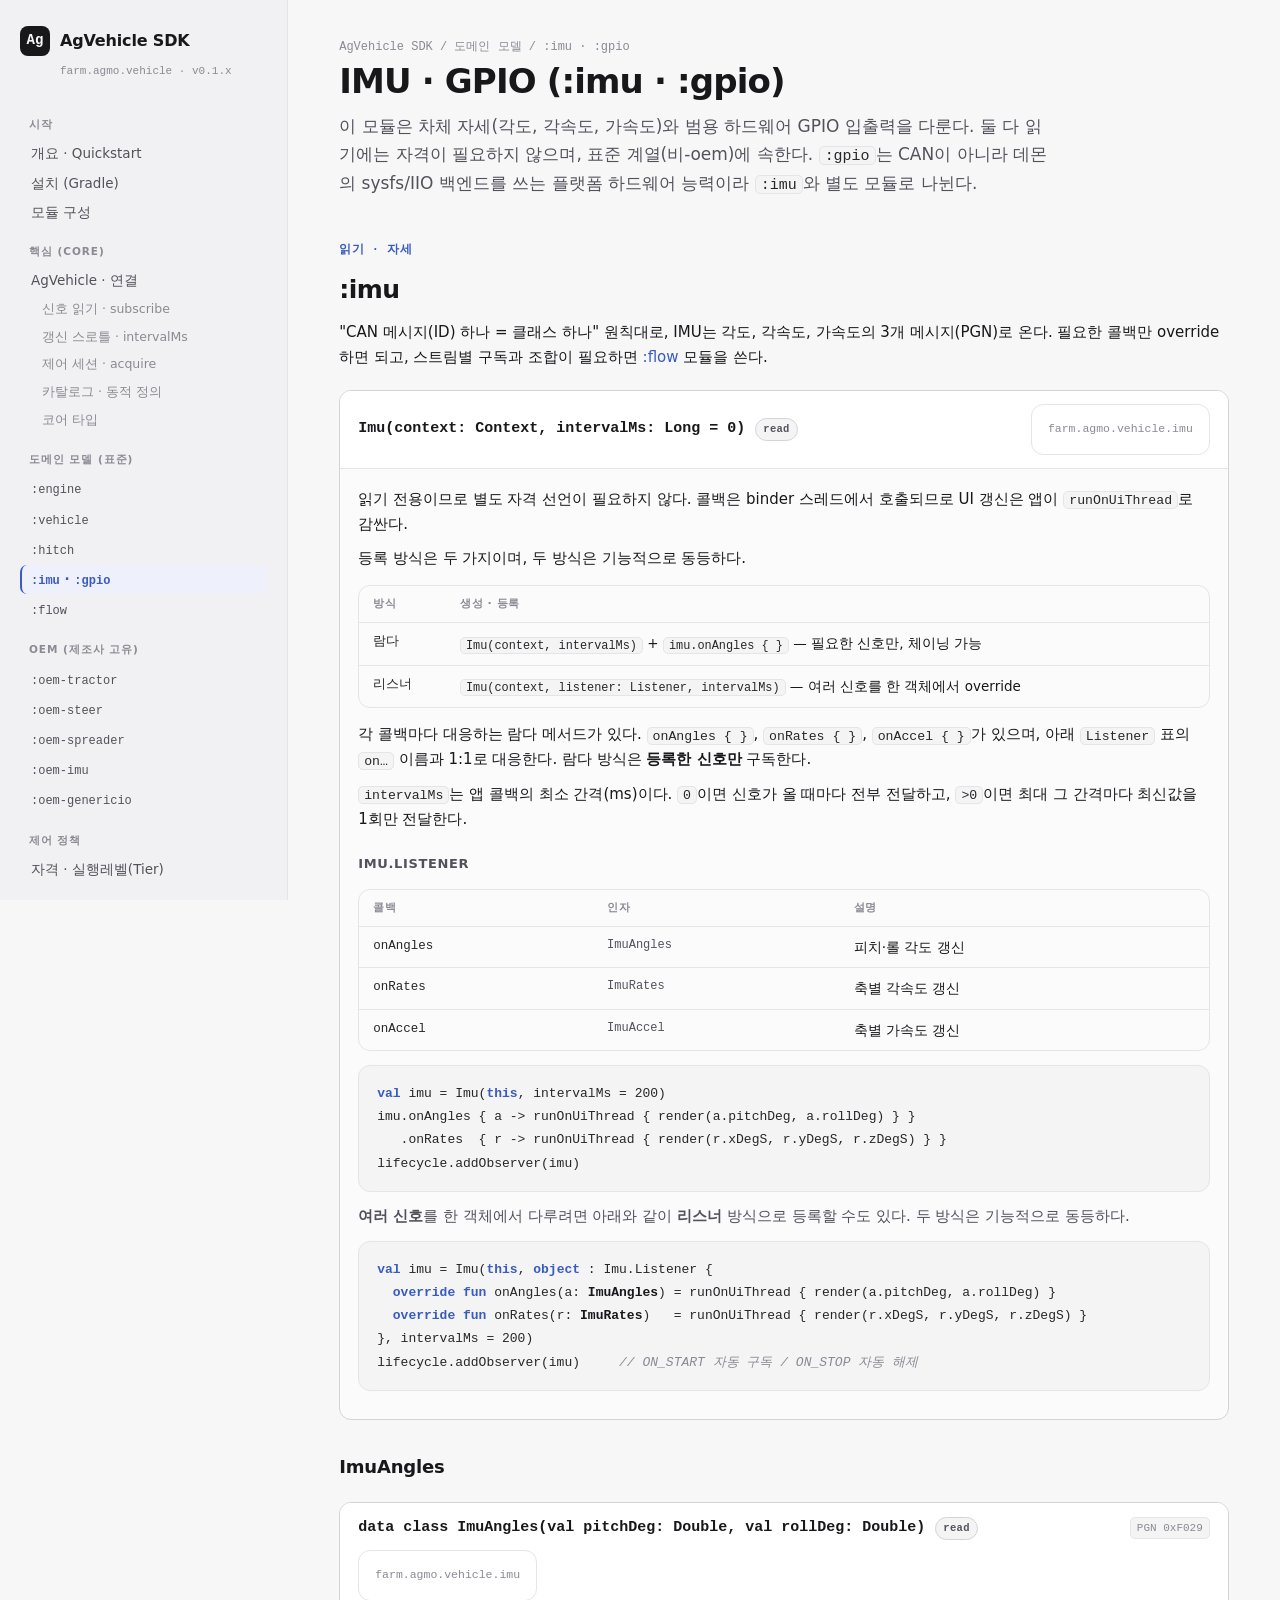
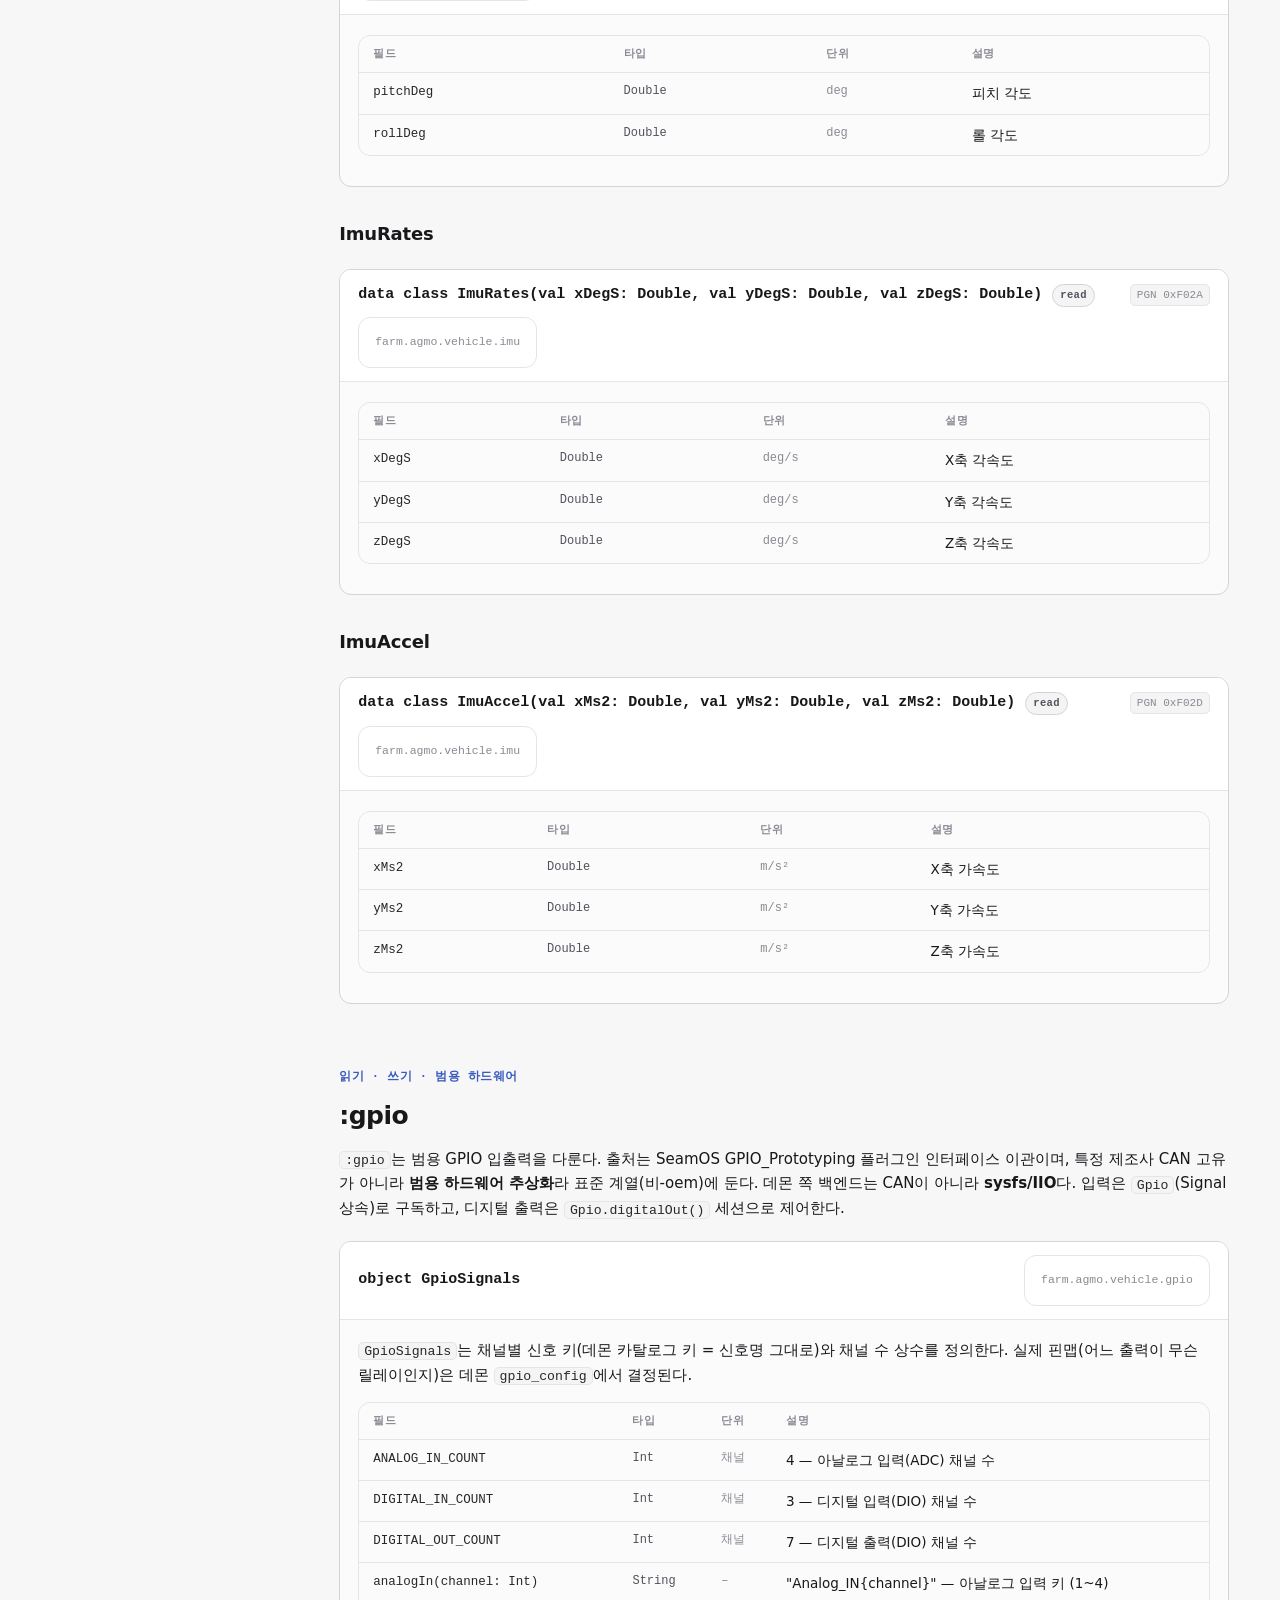
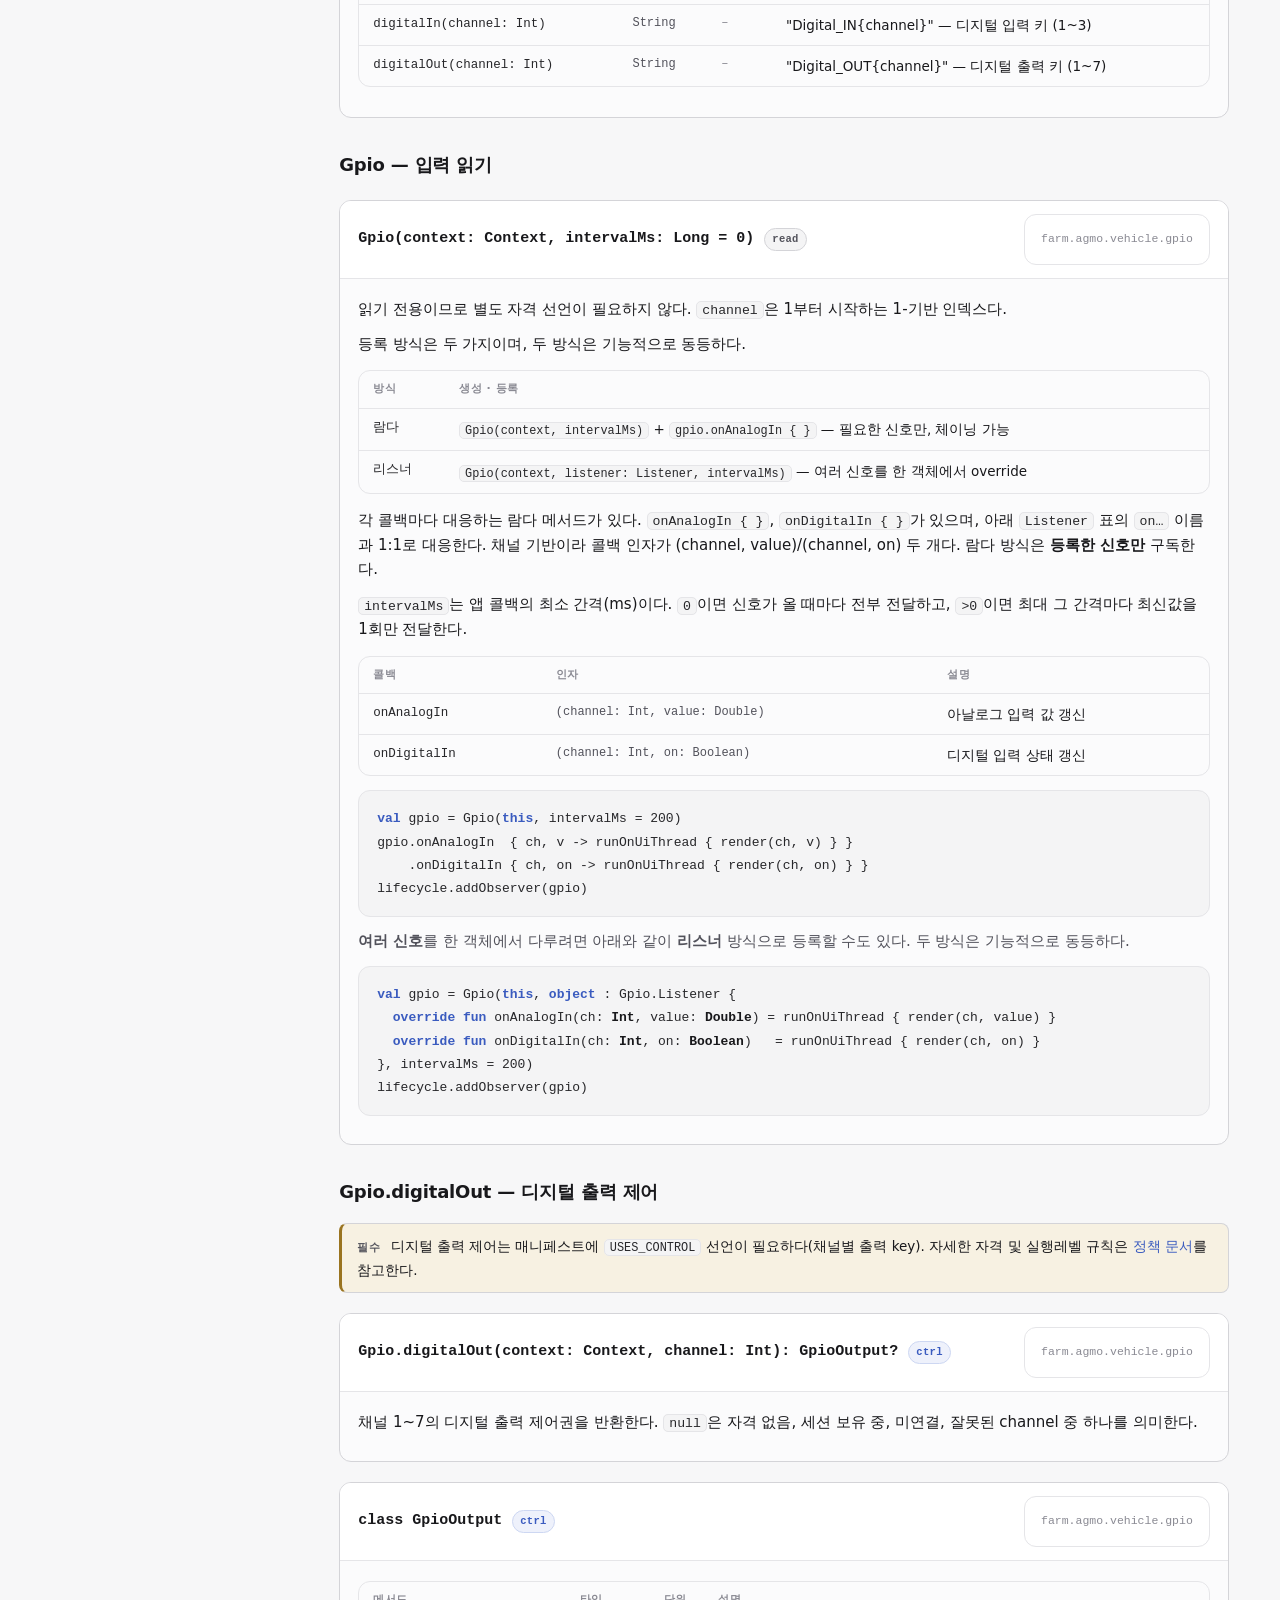
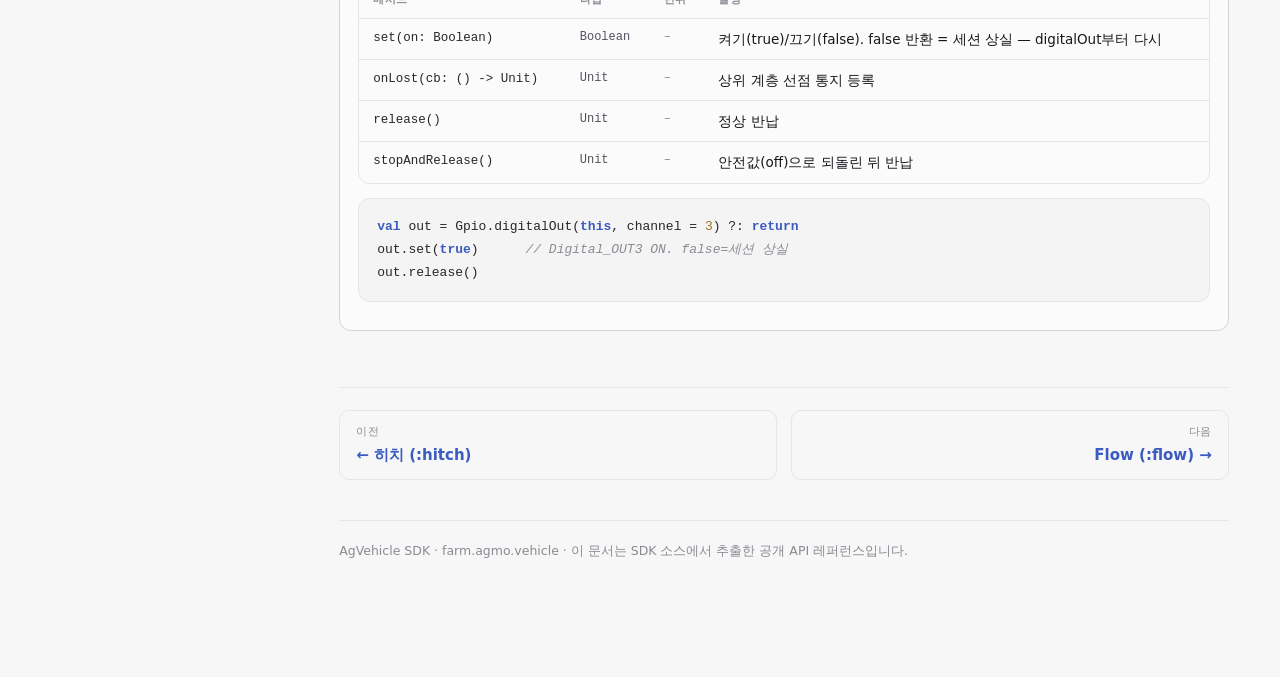
<file: docs/api/imu.html>
<!doctype html>
<html lang="ko">
<head>
<meta charset="utf-8">
<meta name="viewport" content="width=device-width, initial-scale=1">
<title>:imu · :gpio — AgVehicle SDK</title>
<style>
/* AgVehicle SDK docs — shared stylesheet. Neutral dark/light, no brand hue. */
:root{
  --bg:#f7f7f8; --panel:#ffffff; --sidebar:#f1f1f3; --ink:#18181b; --mut:#52525b;
  --dim:#8a8a93; --line:#e5e5e8; --line2:#d4d4d8; --code-bg:#f4f4f5; --code-ink:#27272a;
  --acc:#3a5bbf; --acc-soft:#eef1fb; --acc-line:#cdd7f2;
  --warn:#9a7420; --warn-soft:#f7f1e2; --danger:#b4544e;
  --str:#9a742b; --sig-bg:#fbfbfc;
  --mono:ui-monospace,"SF Mono",SFMono-Regular,Menlo,"JetBrains Mono",Consolas,monospace;
  --sans:system-ui,-apple-system,"Segoe UI",Roboto,"Helvetica Neue",sans-serif;
}
@media (prefers-color-scheme: dark){
  :root{
    --bg:#0d0d10; --panel:#151519; --sidebar:#101013; --ink:#e9e9ec; --mut:#a1a1aa;
    --dim:#71717a; --line:#26262b; --line2:#35353c; --code-bg:#121216; --code-ink:#d4d4d8;
    --acc:#93a8f0; --acc-soft:#161e33; --acc-line:#2c3a63;
    --warn:#d3b06a; --warn-soft:#221c0e; --danger:#e0736c;
    --str:#cbb079; --sig-bg:#111115;
  }
}
:root[data-theme="light"]{
  --bg:#f7f7f8; --panel:#ffffff; --sidebar:#f1f1f3; --ink:#18181b; --mut:#52525b;
  --dim:#8a8a93; --line:#e5e5e8; --line2:#d4d4d8; --code-bg:#f4f4f5; --code-ink:#27272a;
  --acc:#3a5bbf; --acc-soft:#eef1fb; --acc-line:#cdd7f2;
  --warn:#9a7420; --warn-soft:#f7f1e2; --danger:#b4544e; --str:#9a742b; --sig-bg:#fbfbfc;
}
:root[data-theme="dark"]{
  --bg:#0d0d10; --panel:#151519; --sidebar:#101013; --ink:#e9e9ec; --mut:#a1a1aa;
  --dim:#71717a; --line:#26262b; --line2:#35353c; --code-bg:#121216; --code-ink:#d4d4d8;
  --acc:#93a8f0; --acc-soft:#161e33; --acc-line:#2c3a63;
  --warn:#d3b06a; --warn-soft:#221c0e; --danger:#e0736c; --str:#cbb079; --sig-bg:#111115;
}
*{box-sizing:border-box}
html{scroll-behavior:smooth}
body{margin:0;background:var(--bg);color:var(--ink);font-family:var(--sans);
  font-size:15px;line-height:1.65;-webkit-font-smoothing:antialiased}
a{color:var(--acc);text-decoration:none}
a:hover{text-decoration:underline}
code,kbd{font-family:var(--mono);font-size:.88em}
.mono{font-family:var(--mono)}

/* layout */
.shell{display:grid;grid-template-columns:288px minmax(0,1fr);max-width:1360px;margin:0 auto;min-height:100vh}
.side{position:sticky;top:0;align-self:start;height:100vh;overflow-y:auto;background:var(--sidebar);
  border-right:1px solid var(--line);padding:26px 20px 60px}
.main{padding:0 clamp(20px,4vw,64px) 120px;min-width:0}
@media (max-width:860px){
  .shell{grid-template-columns:1fr}
  .side{position:static;height:auto;border-right:0;border-bottom:1px solid var(--line)}
}

/* sidebar */
.brand{display:flex;align-items:center;gap:10px;margin-bottom:6px}
.brand a{display:flex;align-items:center;gap:10px;color:inherit}
.brand a:hover{text-decoration:none}
.brand .logo{width:30px;height:30px;border-radius:8px;background:var(--ink);color:var(--bg);
  display:grid;place-items:center;font-weight:800;font-size:14px;flex:none;font-family:var(--mono)}
.brand b{font-size:16px;letter-spacing:-.01em}
.ver{color:var(--dim);font-family:var(--mono);font-size:11px;margin:2px 0 20px 40px}
.nav{display:flex;flex-direction:column;gap:1px}
.nav .grp{color:var(--dim);font-size:10.5px;font-weight:700;letter-spacing:.09em;
  text-transform:uppercase;margin:16px 0 5px;padding-left:9px}
.nav a{color:var(--mut);padding:5px 9px;border-radius:7px;font-size:13.5px;
  border-left:2px solid transparent;line-height:1.35}
.nav a:hover{background:var(--panel);color:var(--ink);text-decoration:none}
.nav a.active{color:var(--acc);background:var(--acc-soft);border-left-color:var(--acc);font-weight:600}
.nav a.sub{padding-left:20px;font-size:12.5px;color:var(--dim)}
.nav a .mono{font-size:12px}

/* page header */
.crumb{font-family:var(--mono);font-size:12px;color:var(--dim);margin:38px 0 4px}
.crumb a{color:var(--dim)}
h1{font-size:34px;line-height:1.12;letter-spacing:-.025em;margin:0 0 12px;font-weight:800;text-wrap:balance}
.lead{font-size:17px;color:var(--mut);max-width:66ch;margin:8px 0 0}
.hero{padding:40px 0 30px;border-bottom:1px solid var(--line);margin-bottom:8px}
.hero h1{font-size:38px}
.pathline{display:flex;flex-wrap:wrap;gap:8px;align-items:center;margin-top:22px;font-family:var(--mono);font-size:12.5px;color:var(--mut)}
.pathline .node{background:var(--panel);border:1px solid var(--line2);border-radius:7px;padding:5px 11px;white-space:nowrap}
.pathline .node.hl{border-color:var(--acc-line);background:var(--acc-soft);color:var(--acc);font-weight:600}
.pathline .arw{color:var(--dim)}

/* sections */
section{padding-top:44px}
section>h2,h2{font-size:25px;letter-spacing:-.02em;margin:0 0 6px;font-weight:800;scroll-margin-top:20px}
.kicker{color:var(--acc);font-family:var(--mono);font-size:12px;font-weight:700;letter-spacing:.04em;margin-bottom:8px}
h3{font-size:18px;margin:32px 0 8px;letter-spacing:-.01em;scroll-margin-top:20px}
h4{font-size:13px;margin:22px 0 6px;color:var(--mut);text-transform:uppercase;letter-spacing:.05em}
p{margin:10px 0}
.sub{color:var(--mut)}

/* quickstart steps */
.steps{counter-reset:step;display:flex;flex-direction:column;gap:20px;margin:20px 0}
.step{position:relative;padding-left:46px}
.step::before{counter-increment:step;content:counter(step);position:absolute;left:0;top:-2px;
  width:30px;height:30px;border-radius:8px;background:var(--ink);color:var(--bg);
  display:grid;place-items:center;font-weight:800;font-size:14px;font-family:var(--mono)}
.step h3{margin:2px 0 6px}
.step pre{margin-top:10px}

/* code */
pre{background:var(--code-bg);border:1px solid var(--line);border-radius:12px;padding:16px 18px;
  overflow-x:auto;margin:14px 0;line-height:1.55}
pre code{color:var(--code-ink);font-size:13px}
.tok-k{color:var(--acc);font-weight:600}
.tok-t{color:var(--ink);font-weight:600}
.tok-c{color:var(--dim);font-style:italic}
.tok-s{color:var(--str)}
:not(pre)>code{background:var(--code-bg);border:1px solid var(--line);border-radius:5px;
  padding:.5px 5px;color:var(--code-ink)}

/* signature block */
.sig{background:var(--sig-bg);border:1px solid var(--line2);border-radius:12px;margin:20px 0;overflow:hidden}
.sig>.sig-h{display:flex;align-items:baseline;gap:10px;flex-wrap:wrap;padding:13px 18px;
  border-bottom:1px solid var(--line);background:var(--panel)}
.sig-h .name{font-family:var(--mono);font-size:15px;font-weight:700;color:var(--ink)}
.sig-h .tag{font-family:var(--mono);font-size:10.5px;font-weight:700;padding:2px 7px;border-radius:999px;letter-spacing:.03em;border:1px solid var(--line2)}
.tag.read{color:var(--mut);background:var(--code-bg)}
.tag.ctrl{color:var(--acc);background:var(--acc-soft);border-color:var(--acc-line)}
.tag.oem{color:var(--mut);background:transparent;border-style:dashed}
.tag.enum{color:var(--warn);background:var(--warn-soft);border-color:transparent}
.sig-h .spring{flex:1}
.sig-h .mod{font-family:var(--mono);font-size:11.5px;color:var(--dim)}
.sig-h .pgn{font-family:var(--mono);font-size:11px;color:var(--dim);background:var(--code-bg);border:1px solid var(--line);border-radius:5px;padding:1px 6px}
.sig-body{padding:6px 18px 16px}
.sig-body pre{background:var(--code-bg);margin:12px 0}
.sig-body>p:first-child{margin-top:12px}

/* tables */
table{border-collapse:collapse;width:100%;margin:12px 0;font-size:13.5px}
th,td{text-align:left;padding:8px 12px;border-bottom:1px solid var(--line);vertical-align:top}
th{color:var(--dim);font-size:11px;text-transform:uppercase;letter-spacing:.05em;font-weight:700}
td.p{font-family:var(--mono);color:var(--code-ink);white-space:nowrap;font-size:12.5px}
td .ty,.ty{color:var(--mut);font-family:var(--mono);font-size:12px}
td.u{font-family:var(--mono);color:var(--dim);font-size:12px;white-space:nowrap}
.tblwrap{overflow-x:auto;border:1px solid var(--line);border-radius:12px;margin:14px 0}
.tblwrap table{margin:0}
.tblwrap th,.tblwrap td{padding:9px 14px}
.tblwrap tr:last-child td{border-bottom:0}

/* callouts */
.note{border:1px solid var(--line2);border-left:3px solid var(--mut);background:var(--code-bg);
  border-radius:8px;padding:11px 15px;margin:16px 0;font-size:13.5px}
.note.warn{border-left-color:var(--warn);background:var(--warn-soft)}
.note.info{border-left-color:var(--acc);background:var(--acc-soft)}
.note b{color:var(--ink)}
.note .lbl{font-weight:700;font-size:11px;letter-spacing:.05em;text-transform:uppercase;margin-right:6px;color:var(--mut)}
.note.info .lbl{color:var(--acc)}

/* module grid (index) */
.mods{display:grid;grid-template-columns:repeat(auto-fill,minmax(250px,1fr));gap:14px;margin:18px 0}
.mod{display:block;background:var(--panel);border:1px solid var(--line);border-radius:12px;padding:15px 16px;color:inherit;transition:border-color .12s}
.mod:hover{border-color:var(--acc-line);text-decoration:none}
.mod .co{font-family:var(--mono);font-size:13px;font-weight:700;color:var(--ink)}
.mod .std{font-size:10px;font-weight:700;letter-spacing:.05em;padding:1px 6px;border-radius:999px;margin-left:6px;
  color:var(--mut);background:var(--code-bg);border:1px solid var(--line2)}
.mod .oemb{color:var(--acc);background:var(--acc-soft);border-color:var(--acc-line)}
.mod .d{color:var(--mut);font-size:12.5px;margin-top:6px;line-height:1.5}
.mod .n{font-size:11px;color:var(--dim);margin-top:8px;font-family:var(--mono)}

/* tier ladder */
.ladder{display:flex;flex-direction:column;gap:8px;margin:16px 0}
.rung{display:flex;align-items:center;gap:14px;border:1px solid var(--line2);border-radius:10px;
  padding:12px 16px;background:var(--panel)}
.rung .rk{font-family:var(--mono);font-weight:800;font-size:15px;width:66px;flex:none}
.rung .nm{font-weight:700}
.rung .ds{color:var(--mut);font-size:13px;margin-left:auto;text-align:right}
.rung.safety{border-color:color-mix(in srgb,var(--danger) 45%,var(--line2))}.rung.safety .rk{color:var(--danger)}
.rung.app{border-color:var(--acc-line)}.rung.app .rk{color:var(--acc)}
.rung.system .rk{color:var(--dim)}

/* page nav (prev/next) */
.pagenav{display:flex;justify-content:space-between;gap:14px;margin-top:56px;padding-top:22px;border-top:1px solid var(--line)}
.pagenav a{flex:1;border:1px solid var(--line);border-radius:10px;padding:12px 16px;color:inherit}
.pagenav a:hover{border-color:var(--acc-line);text-decoration:none}
.pagenav .lb{font-size:11px;color:var(--dim);text-transform:uppercase;letter-spacing:.05em}
.pagenav .tt{font-weight:700;color:var(--acc);margin-top:2px}
.pagenav .next{text-align:right}

.pill{display:inline-block;font-family:var(--mono);font-size:11px;color:var(--acc);
  background:var(--acc-soft);border:1px solid var(--acc-line);border-radius:999px;padding:1px 8px}
.foot{margin-top:40px;padding-top:20px;border-top:1px solid var(--line);color:var(--dim);font-size:12.5px}
:target{scroll-margin-top:16px}
::selection{background:var(--acc-soft)}

</style>
</head>
<body>
<div class="shell">
<aside class="side">
  <div class="brand"><a href="index.html"><span class="logo">Ag</span><b>AgVehicle SDK</b></a></div>
  <div class="ver">farm.agmo.vehicle · v0.1.x</div>
  <nav class="nav">
    <div class="grp">시작</div>
    <a href="index.html">개요 · Quickstart</a>
    <a href="index.html#install">설치 (Gradle)</a>
    <a href="index.html#modules">모듈 구성</a>
    <div class="grp">핵심 (core)</div>
    <a href="core.html">AgVehicle · 연결</a>
    <a class="sub" href="core.html#reading">신호 읽기 · subscribe</a>
    <a class="sub" href="core.html#throttle">갱신 스로틀 · intervalMs</a>
    <a class="sub" href="core.html#control">제어 세션 · acquire</a>
    <a class="sub" href="core.html#catalog">카탈로그 · 동적 정의</a>
    <a class="sub" href="core.html#types">코어 타입</a>
    <div class="grp">도메인 모델 (표준)</div>
    <a href="engine.html"><span class="mono">:engine</span></a>
    <a href="vehicle.html"><span class="mono">:vehicle</span></a>
    <a href="hitch.html"><span class="mono">:hitch</span></a>
    <a class="active" href="imu.html"><span class="mono">:imu</span> · <span class="mono">:gpio</span></a>
    <a href="flow.html"><span class="mono">:flow</span></a>
    <div class="grp">OEM (제조사 고유)</div>
    <a href="oem-tractor.html"><span class="mono">:oem-tractor</span></a>
    <a href="oem-steer.html"><span class="mono">:oem-steer</span></a>
    <a href="oem-spreader.html"><span class="mono">:oem-spreader</span></a>
    <a href="oem-imu.html"><span class="mono">:oem-imu</span></a>
    <a href="oem-genericio.html"><span class="mono">:oem-genericio</span></a>
    <div class="grp">제어 정책</div>
    <a href="policy.html">자격 · 실행레벨(Tier)</a>
  </nav>
</aside>

<main class="main">
  <div class="crumb"><a href="index.html">AgVehicle SDK</a> / <a href="index.html#modules">도메인 모델</a> / :imu · :gpio</div>
  <h1>IMU · GPIO (:imu · :gpio)</h1>
  <p class="lead">이 모듈은 차체 자세(각도, 각속도, 가속도)와 범용 하드웨어 GPIO 입출력을 다룬다. 둘 다 읽기에는 자격이 필요하지 않으며, 표준 계열(비-oem)에 속한다. <code>:gpio</code>는 CAN이 아니라 데몬의 sysfs/IIO 백엔드를 쓰는 플랫폼 하드웨어 능력이라 <code>:imu</code>와 별도 모듈로 나뉜다.</p>

  <section id="imu">
    <div class="kicker">읽기 · 자세</div>
    <h2>:imu</h2>
    <p>"CAN 메시지(ID) 하나 = 클래스 하나" 원칙대로, IMU는 각도, 각속도, 가속도의 3개 메시지(PGN)로 온다. 필요한 콜백만 override하면 되고, 스트림별 구독과 조합이 필요하면 <a href="flow.html">:flow</a> 모듈을 쓴다.</p>

    <div class="sig">
      <div class="sig-h">
        <span class="name">Imu(context: Context, intervalMs: Long = 0)</span>
        <span class="tag read">read</span>
        <span class="spring"></span>
        <span class="mod">farm.agmo.vehicle.imu</span>
      </div>
      <div class="sig-body">
        <p>읽기 전용이므로 별도 자격 선언이 필요하지 않다. 콜백은 binder 스레드에서 호출되므로 UI 갱신은 앱이 <code>runOnUiThread</code>로 감싼다.</p>
        <p>등록 방식은 두 가지이며, 두 방식은 기능적으로 동등하다.</p>
        <div class="tblwrap"><table>
          <tr><th>방식</th><th>생성 · 등록</th></tr>
          <tr><td class="p">람다</td><td><code>Imu(context, intervalMs)</code> + <code>imu.onAngles { }</code> — 필요한 신호만, 체이닝 가능</td></tr>
          <tr><td class="p">리스너</td><td><code>Imu(context, listener: Listener, intervalMs)</code> — 여러 신호를 한 객체에서 override</td></tr>
        </table></div>
        <p>각 콜백마다 대응하는 람다 메서드가 있다. <code>onAngles { }</code>, <code>onRates { }</code>, <code>onAccel { }</code>가 있으며, 아래 <code>Listener</code> 표의 <code>on…</code> 이름과 1:1로 대응한다. 람다 방식은 <b>등록한 신호만</b> 구독한다.</p>
        <p><code>intervalMs</code>는 앱 콜백의 최소 간격(ms)이다. <code>0</code>이면 신호가 올 때마다 전부 전달하고, <code>&gt;0</code>이면 최대 그 간격마다 최신값을 1회만 전달한다.</p>
        <h4>Imu.Listener</h4>
        <div class="tblwrap">
          <table>
            <thead><tr><th>콜백</th><th>인자</th><th>설명</th></tr></thead>
            <tbody>
              <tr><td class="p">onAngles</td><td class="ty">ImuAngles</td><td>피치·롤 각도 갱신</td></tr>
              <tr><td class="p">onRates</td><td class="ty">ImuRates</td><td>축별 각속도 갱신</td></tr>
              <tr><td class="p">onAccel</td><td class="ty">ImuAccel</td><td>축별 가속도 갱신</td></tr>
            </tbody>
          </table>
        </div>
<pre><code><span class="tok-k">val</span> imu = Imu(<span class="tok-k">this</span>, intervalMs = 200)
imu.onAngles { a -> runOnUiThread { render(a.pitchDeg, a.rollDeg) } }
   .onRates  { r -> runOnUiThread { render(r.xDegS, r.yDegS, r.zDegS) } }
lifecycle.addObserver(imu)</code></pre>
        <p class="sub"><b>여러 신호</b>를 한 객체에서 다루려면 아래와 같이 <b>리스너</b> 방식으로 등록할 수도 있다. 두 방식은 기능적으로 동등하다.</p>
<pre><code><span class="tok-k">val</span> imu = Imu(<span class="tok-k">this</span>, <span class="tok-k">object</span> : Imu.Listener {
  <span class="tok-k">override fun</span> onAngles(a: <span class="tok-t">ImuAngles</span>) = runOnUiThread { render(a.pitchDeg, a.rollDeg) }
  <span class="tok-k">override fun</span> onRates(r: <span class="tok-t">ImuRates</span>)   = runOnUiThread { render(r.xDegS, r.yDegS, r.zDegS) }
}, intervalMs = 200)
lifecycle.addObserver(imu)     <span class="tok-c">// ON_START 자동 구독 / ON_STOP 자동 해제</span></code></pre>
      </div>
    </div>

    <h3>ImuAngles</h3>
    <div class="sig">
      <div class="sig-h">
        <span class="name">data class ImuAngles(val pitchDeg: Double, val rollDeg: Double)</span>
        <span class="tag read">read</span>
        <span class="spring"></span>
        <span class="pgn">PGN 0xF029</span>
        <span class="mod">farm.agmo.vehicle.imu</span>
      </div>
      <div class="sig-body">
        <div class="tblwrap">
          <table>
            <thead><tr><th>필드</th><th>타입</th><th>단위</th><th>설명</th></tr></thead>
            <tbody>
              <tr><td class="p">pitchDeg</td><td class="ty">Double</td><td class="u">deg</td><td>피치 각도</td></tr>
              <tr><td class="p">rollDeg</td><td class="ty">Double</td><td class="u">deg</td><td>롤 각도</td></tr>
            </tbody>
          </table>
        </div>
      </div>
    </div>

    <h3>ImuRates</h3>
    <div class="sig">
      <div class="sig-h">
        <span class="name">data class ImuRates(val xDegS: Double, val yDegS: Double, val zDegS: Double)</span>
        <span class="tag read">read</span>
        <span class="spring"></span>
        <span class="pgn">PGN 0xF02A</span>
        <span class="mod">farm.agmo.vehicle.imu</span>
      </div>
      <div class="sig-body">
        <div class="tblwrap">
          <table>
            <thead><tr><th>필드</th><th>타입</th><th>단위</th><th>설명</th></tr></thead>
            <tbody>
              <tr><td class="p">xDegS</td><td class="ty">Double</td><td class="u">deg/s</td><td>X축 각속도</td></tr>
              <tr><td class="p">yDegS</td><td class="ty">Double</td><td class="u">deg/s</td><td>Y축 각속도</td></tr>
              <tr><td class="p">zDegS</td><td class="ty">Double</td><td class="u">deg/s</td><td>Z축 각속도</td></tr>
            </tbody>
          </table>
        </div>
      </div>
    </div>

    <h3>ImuAccel</h3>
    <div class="sig">
      <div class="sig-h">
        <span class="name">data class ImuAccel(val xMs2: Double, val yMs2: Double, val zMs2: Double)</span>
        <span class="tag read">read</span>
        <span class="spring"></span>
        <span class="pgn">PGN 0xF02D</span>
        <span class="mod">farm.agmo.vehicle.imu</span>
      </div>
      <div class="sig-body">
        <div class="tblwrap">
          <table>
            <thead><tr><th>필드</th><th>타입</th><th>단위</th><th>설명</th></tr></thead>
            <tbody>
              <tr><td class="p">xMs2</td><td class="ty">Double</td><td class="u">m/s²</td><td>X축 가속도</td></tr>
              <tr><td class="p">yMs2</td><td class="ty">Double</td><td class="u">m/s²</td><td>Y축 가속도</td></tr>
              <tr><td class="p">zMs2</td><td class="ty">Double</td><td class="u">m/s²</td><td>Z축 가속도</td></tr>
            </tbody>
          </table>
        </div>
      </div>
    </div>
  </section>

  <section id="gpio">
    <div class="kicker">읽기 · 쓰기 · 범용 하드웨어</div>
    <h2>:gpio</h2>
    <p><code>:gpio</code>는 범용 GPIO 입출력을 다룬다. 출처는 SeamOS GPIO_Prototyping 플러그인 인터페이스 이관이며, 특정 제조사 CAN 고유가 아니라 <b>범용 하드웨어 추상화</b>라 표준 계열(비-oem)에 둔다. 데몬 쪽 백엔드는 CAN이 아니라 <b>sysfs/IIO</b>다. 입력은 <code>Gpio</code>(Signal 상속)로 구독하고, 디지털 출력은 <code>Gpio.digitalOut()</code> 세션으로 제어한다.</p>

    <div class="sig">
      <div class="sig-h">
        <span class="name">object GpioSignals</span>
        <span class="spring"></span>
        <span class="mod">farm.agmo.vehicle.gpio</span>
      </div>
      <div class="sig-body">
        <p><code>GpioSignals</code>는 채널별 신호 키(데몬 카탈로그 키 = 신호명 그대로)와 채널 수 상수를 정의한다. 실제 핀맵(어느 출력이 무슨 릴레이인지)은 데몬 <code>gpio_config</code>에서 결정된다.</p>
        <div class="tblwrap">
          <table>
            <thead><tr><th>필드</th><th>타입</th><th>단위</th><th>설명</th></tr></thead>
            <tbody>
              <tr><td class="p">ANALOG_IN_COUNT</td><td class="ty">Int</td><td class="u">채널</td><td>4 — 아날로그 입력(ADC) 채널 수</td></tr>
              <tr><td class="p">DIGITAL_IN_COUNT</td><td class="ty">Int</td><td class="u">채널</td><td>3 — 디지털 입력(DIO) 채널 수</td></tr>
              <tr><td class="p">DIGITAL_OUT_COUNT</td><td class="ty">Int</td><td class="u">채널</td><td>7 — 디지털 출력(DIO) 채널 수</td></tr>
              <tr><td class="p">analogIn(channel: Int)</td><td class="ty">String</td><td class="u">–</td><td>"Analog_IN{channel}" — 아날로그 입력 키 (1~4)</td></tr>
              <tr><td class="p">digitalIn(channel: Int)</td><td class="ty">String</td><td class="u">–</td><td>"Digital_IN{channel}" — 디지털 입력 키 (1~3)</td></tr>
              <tr><td class="p">digitalOut(channel: Int)</td><td class="ty">String</td><td class="u">–</td><td>"Digital_OUT{channel}" — 디지털 출력 키 (1~7)</td></tr>
            </tbody>
          </table>
        </div>
      </div>
    </div>

    <h3>Gpio — 입력 읽기</h3>
    <div class="sig">
      <div class="sig-h">
        <span class="name">Gpio(context: Context, intervalMs: Long = 0)</span>
        <span class="tag read">read</span>
        <span class="spring"></span>
        <span class="mod">farm.agmo.vehicle.gpio</span>
      </div>
      <div class="sig-body">
        <p>읽기 전용이므로 별도 자격 선언이 필요하지 않다. <code>channel</code>은 1부터 시작하는 1-기반 인덱스다.</p>
        <p>등록 방식은 두 가지이며, 두 방식은 기능적으로 동등하다.</p>
        <div class="tblwrap"><table>
          <tr><th>방식</th><th>생성 · 등록</th></tr>
          <tr><td class="p">람다</td><td><code>Gpio(context, intervalMs)</code> + <code>gpio.onAnalogIn { }</code> — 필요한 신호만, 체이닝 가능</td></tr>
          <tr><td class="p">리스너</td><td><code>Gpio(context, listener: Listener, intervalMs)</code> — 여러 신호를 한 객체에서 override</td></tr>
        </table></div>
        <p>각 콜백마다 대응하는 람다 메서드가 있다. <code>onAnalogIn { }</code>, <code>onDigitalIn { }</code>가 있으며, 아래 <code>Listener</code> 표의 <code>on…</code> 이름과 1:1로 대응한다. 채널 기반이라 콜백 인자가 (channel, value)/(channel, on) 두 개다. 람다 방식은 <b>등록한 신호만</b> 구독한다.</p>
        <p><code>intervalMs</code>는 앱 콜백의 최소 간격(ms)이다. <code>0</code>이면 신호가 올 때마다 전부 전달하고, <code>&gt;0</code>이면 최대 그 간격마다 최신값을 1회만 전달한다.</p>
        <div class="tblwrap">
          <table>
            <thead><tr><th>콜백</th><th>인자</th><th>설명</th></tr></thead>
            <tbody>
              <tr><td class="p">onAnalogIn</td><td class="ty">(channel: Int, value: Double)</td><td>아날로그 입력 값 갱신</td></tr>
              <tr><td class="p">onDigitalIn</td><td class="ty">(channel: Int, on: Boolean)</td><td>디지털 입력 상태 갱신</td></tr>
            </tbody>
          </table>
        </div>
<pre><code><span class="tok-k">val</span> gpio = Gpio(<span class="tok-k">this</span>, intervalMs = 200)
gpio.onAnalogIn  { ch, v -> runOnUiThread { render(ch, v) } }
    .onDigitalIn { ch, on -> runOnUiThread { render(ch, on) } }
lifecycle.addObserver(gpio)</code></pre>
        <p class="sub"><b>여러 신호</b>를 한 객체에서 다루려면 아래와 같이 <b>리스너</b> 방식으로 등록할 수도 있다. 두 방식은 기능적으로 동등하다.</p>
<pre><code><span class="tok-k">val</span> gpio = Gpio(<span class="tok-k">this</span>, <span class="tok-k">object</span> : Gpio.Listener {
  <span class="tok-k">override fun</span> onAnalogIn(ch: <span class="tok-t">Int</span>, value: <span class="tok-t">Double</span>) = runOnUiThread { render(ch, value) }
  <span class="tok-k">override fun</span> onDigitalIn(ch: <span class="tok-t">Int</span>, on: <span class="tok-t">Boolean</span>)   = runOnUiThread { render(ch, on) }
}, intervalMs = 200)
lifecycle.addObserver(gpio)</code></pre>
      </div>
    </div>

    <h3>Gpio.digitalOut — 디지털 출력 제어</h3>
    <div class="note warn"><span class="lbl">필수</span> 디지털 출력 제어는 매니페스트에 <code>USES_CONTROL</code> 선언이 필요하다(채널별 출력 key). 자세한 자격 및 실행레벨 규칙은 <a href="policy.html">정책 문서</a>를 참고한다.</div>
    <div class="sig">
      <div class="sig-h">
        <span class="name">Gpio.digitalOut(context: Context, channel: Int): GpioOutput?</span>
        <span class="tag ctrl">ctrl</span>
        <span class="spring"></span>
        <span class="mod">farm.agmo.vehicle.gpio</span>
      </div>
      <div class="sig-body">
        <p>채널 1~7의 디지털 출력 제어권을 반환한다. <code>null</code>은 자격 없음, 세션 보유 중, 미연결, 잘못된 channel 중 하나를 의미한다.</p>
      </div>
    </div>

    <div class="sig">
      <div class="sig-h">
        <span class="name">class GpioOutput</span>
        <span class="tag ctrl">ctrl</span>
        <span class="spring"></span>
        <span class="mod">farm.agmo.vehicle.gpio</span>
      </div>
      <div class="sig-body">
        <div class="tblwrap">
          <table>
            <thead><tr><th>메서드</th><th>타입</th><th>단위</th><th>설명</th></tr></thead>
            <tbody>
              <tr><td class="p">set(on: Boolean)</td><td class="ty">Boolean</td><td class="u">–</td><td>켜기(true)/끄기(false). false 반환 = 세션 상실 — digitalOut부터 다시</td></tr>
              <tr><td class="p">onLost(cb: () -> Unit)</td><td class="ty">Unit</td><td class="u">–</td><td>상위 계층 선점 통지 등록</td></tr>
              <tr><td class="p">release()</td><td class="ty">Unit</td><td class="u">–</td><td>정상 반납</td></tr>
              <tr><td class="p">stopAndRelease()</td><td class="ty">Unit</td><td class="u">–</td><td>안전값(off)으로 되돌린 뒤 반납</td></tr>
            </tbody>
          </table>
        </div>
<pre><code><span class="tok-k">val</span> out = Gpio.digitalOut(<span class="tok-k">this</span>, channel = <span class="tok-s">3</span>) ?: <span class="tok-k">return</span>
out.set(<span class="tok-k">true</span>)      <span class="tok-c">// Digital_OUT3 ON. false=세션 상실</span>
out.release()</code></pre>
      </div>
    </div>
  </section>

  <div class="pagenav">
    <a href="hitch.html"><div class="lb">이전</div><div class="tt">← 히치 (:hitch)</div></a>
    <a class="next" href="flow.html"><div class="lb">다음</div><div class="tt">Flow (:flow) →</div></a>
  </div>
  <div class="foot">AgVehicle SDK · farm.agmo.vehicle · 이 문서는 SDK 소스에서 추출한 공개 API 레퍼런스입니다.</div>
</main>
</div>
</body>
</html>
</file>
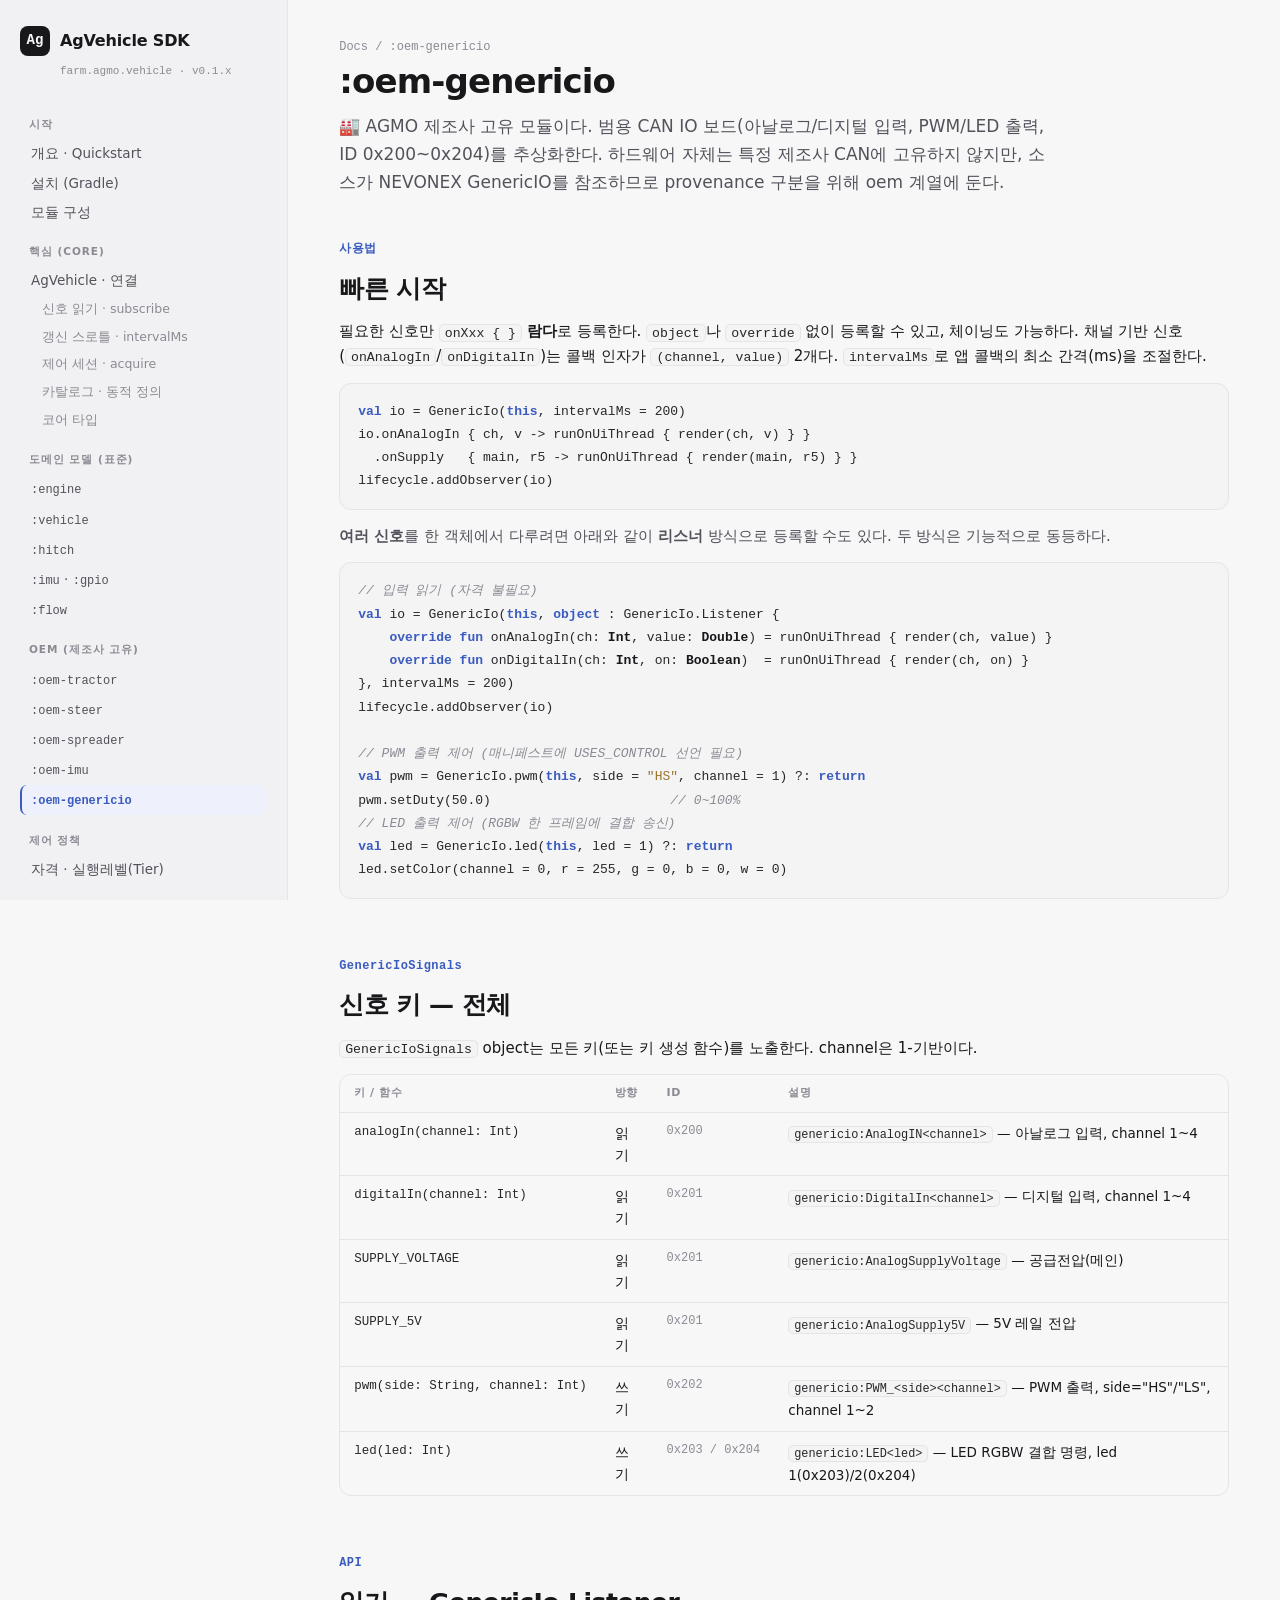
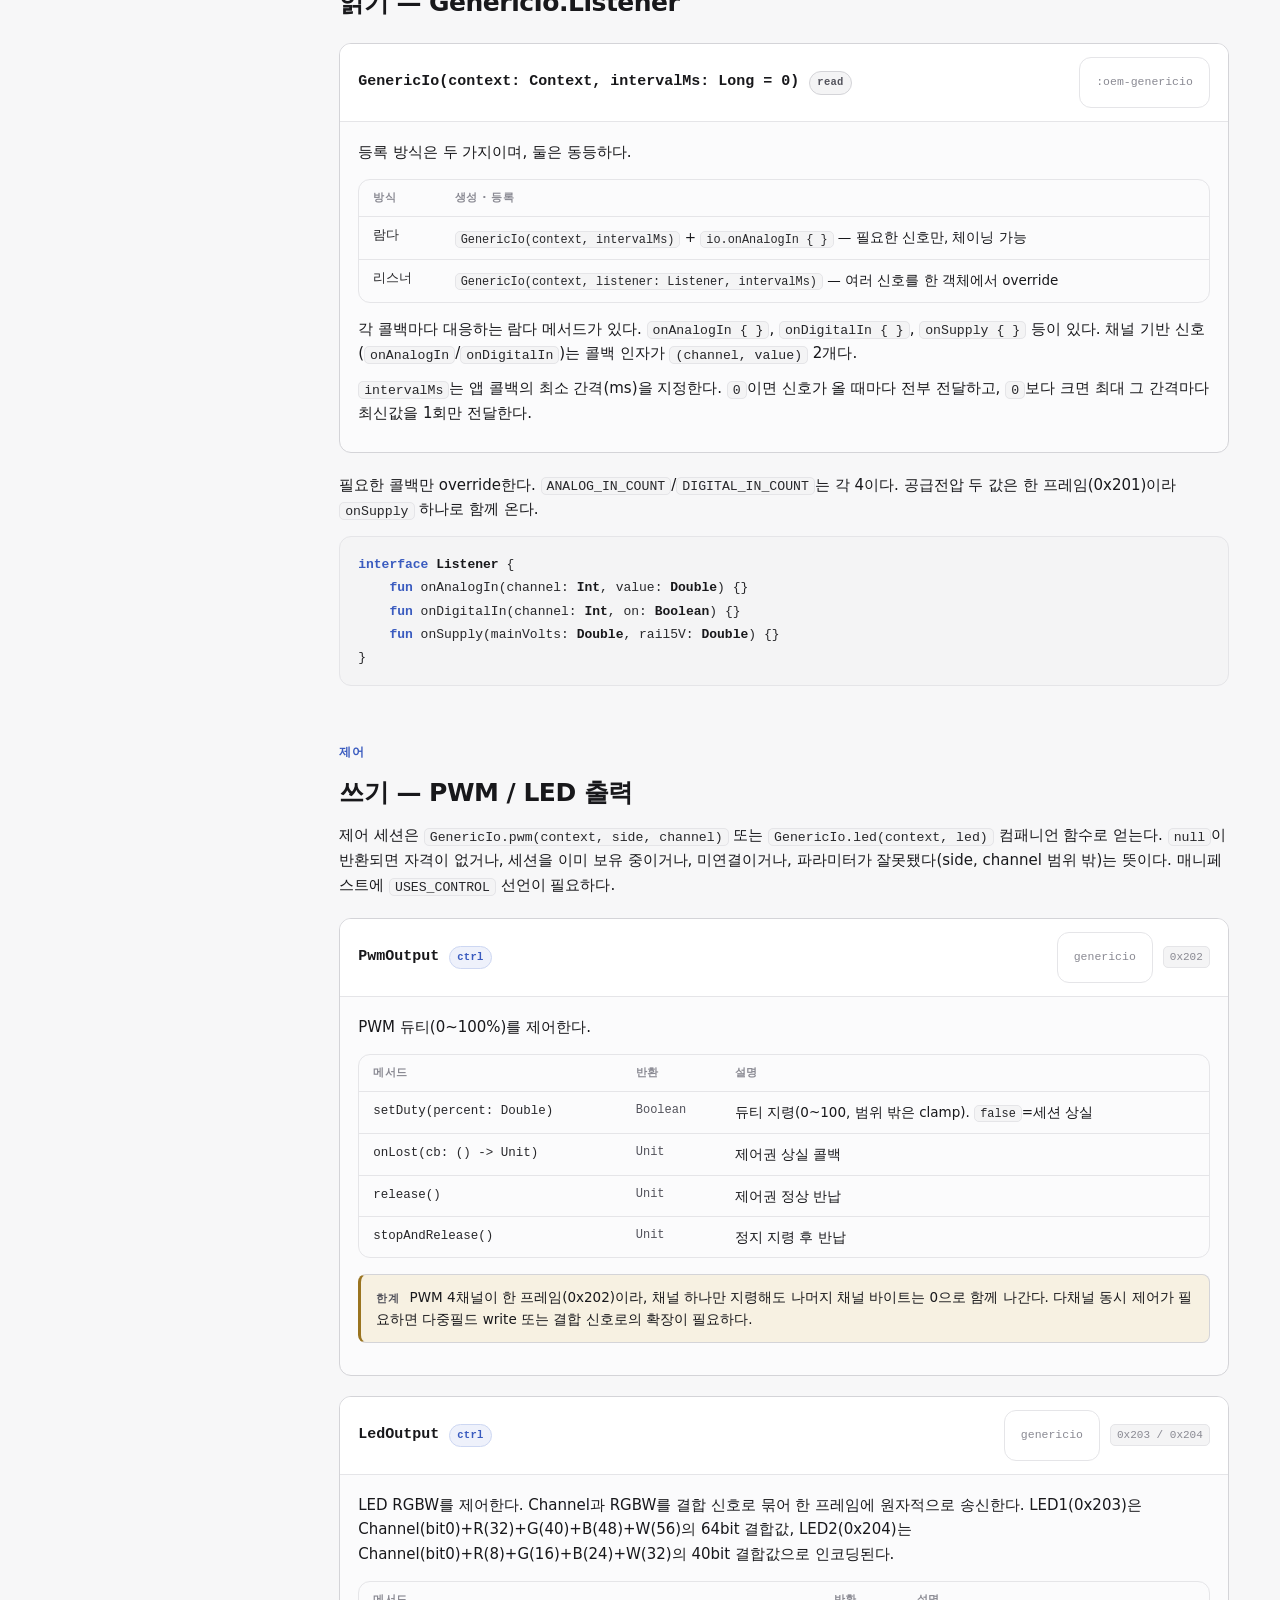
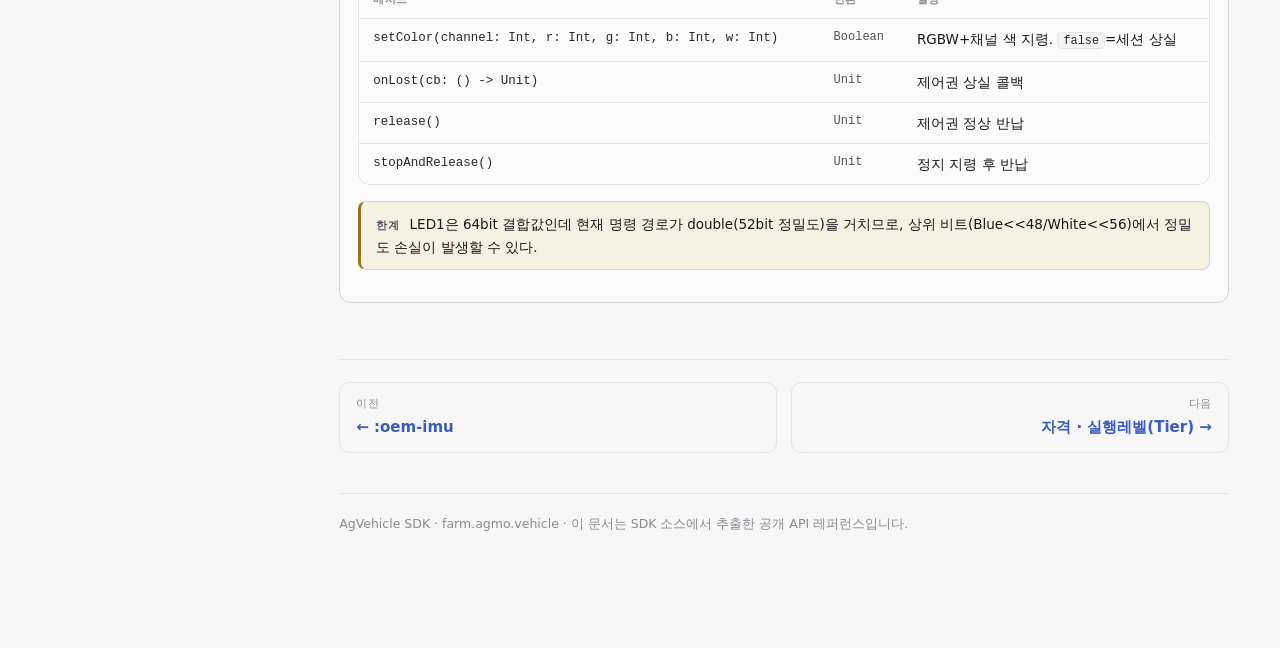
<file: docs/api/oem-genericio.html>
<!doctype html>
<html lang="ko">
<head>
<meta charset="utf-8">
<meta name="viewport" content="width=device-width, initial-scale=1">
<title>:oem-genericio — AgVehicle SDK Docs</title>
<style>
/* AgVehicle SDK docs — shared stylesheet. Neutral dark/light, no brand hue. */
:root{
  --bg:#f7f7f8; --panel:#ffffff; --sidebar:#f1f1f3; --ink:#18181b; --mut:#52525b;
  --dim:#8a8a93; --line:#e5e5e8; --line2:#d4d4d8; --code-bg:#f4f4f5; --code-ink:#27272a;
  --acc:#3a5bbf; --acc-soft:#eef1fb; --acc-line:#cdd7f2;
  --warn:#9a7420; --warn-soft:#f7f1e2; --danger:#b4544e;
  --str:#9a742b; --sig-bg:#fbfbfc;
  --mono:ui-monospace,"SF Mono",SFMono-Regular,Menlo,"JetBrains Mono",Consolas,monospace;
  --sans:system-ui,-apple-system,"Segoe UI",Roboto,"Helvetica Neue",sans-serif;
}
@media (prefers-color-scheme: dark){
  :root{
    --bg:#0d0d10; --panel:#151519; --sidebar:#101013; --ink:#e9e9ec; --mut:#a1a1aa;
    --dim:#71717a; --line:#26262b; --line2:#35353c; --code-bg:#121216; --code-ink:#d4d4d8;
    --acc:#93a8f0; --acc-soft:#161e33; --acc-line:#2c3a63;
    --warn:#d3b06a; --warn-soft:#221c0e; --danger:#e0736c;
    --str:#cbb079; --sig-bg:#111115;
  }
}
:root[data-theme="light"]{
  --bg:#f7f7f8; --panel:#ffffff; --sidebar:#f1f1f3; --ink:#18181b; --mut:#52525b;
  --dim:#8a8a93; --line:#e5e5e8; --line2:#d4d4d8; --code-bg:#f4f4f5; --code-ink:#27272a;
  --acc:#3a5bbf; --acc-soft:#eef1fb; --acc-line:#cdd7f2;
  --warn:#9a7420; --warn-soft:#f7f1e2; --danger:#b4544e; --str:#9a742b; --sig-bg:#fbfbfc;
}
:root[data-theme="dark"]{
  --bg:#0d0d10; --panel:#151519; --sidebar:#101013; --ink:#e9e9ec; --mut:#a1a1aa;
  --dim:#71717a; --line:#26262b; --line2:#35353c; --code-bg:#121216; --code-ink:#d4d4d8;
  --acc:#93a8f0; --acc-soft:#161e33; --acc-line:#2c3a63;
  --warn:#d3b06a; --warn-soft:#221c0e; --danger:#e0736c; --str:#cbb079; --sig-bg:#111115;
}
*{box-sizing:border-box}
html{scroll-behavior:smooth}
body{margin:0;background:var(--bg);color:var(--ink);font-family:var(--sans);
  font-size:15px;line-height:1.65;-webkit-font-smoothing:antialiased}
a{color:var(--acc);text-decoration:none}
a:hover{text-decoration:underline}
code,kbd{font-family:var(--mono);font-size:.88em}
.mono{font-family:var(--mono)}

/* layout */
.shell{display:grid;grid-template-columns:288px minmax(0,1fr);max-width:1360px;margin:0 auto;min-height:100vh}
.side{position:sticky;top:0;align-self:start;height:100vh;overflow-y:auto;background:var(--sidebar);
  border-right:1px solid var(--line);padding:26px 20px 60px}
.main{padding:0 clamp(20px,4vw,64px) 120px;min-width:0}
@media (max-width:860px){
  .shell{grid-template-columns:1fr}
  .side{position:static;height:auto;border-right:0;border-bottom:1px solid var(--line)}
}

/* sidebar */
.brand{display:flex;align-items:center;gap:10px;margin-bottom:6px}
.brand a{display:flex;align-items:center;gap:10px;color:inherit}
.brand a:hover{text-decoration:none}
.brand .logo{width:30px;height:30px;border-radius:8px;background:var(--ink);color:var(--bg);
  display:grid;place-items:center;font-weight:800;font-size:14px;flex:none;font-family:var(--mono)}
.brand b{font-size:16px;letter-spacing:-.01em}
.ver{color:var(--dim);font-family:var(--mono);font-size:11px;margin:2px 0 20px 40px}
.nav{display:flex;flex-direction:column;gap:1px}
.nav .grp{color:var(--dim);font-size:10.5px;font-weight:700;letter-spacing:.09em;
  text-transform:uppercase;margin:16px 0 5px;padding-left:9px}
.nav a{color:var(--mut);padding:5px 9px;border-radius:7px;font-size:13.5px;
  border-left:2px solid transparent;line-height:1.35}
.nav a:hover{background:var(--panel);color:var(--ink);text-decoration:none}
.nav a.active{color:var(--acc);background:var(--acc-soft);border-left-color:var(--acc);font-weight:600}
.nav a.sub{padding-left:20px;font-size:12.5px;color:var(--dim)}
.nav a .mono{font-size:12px}

/* page header */
.crumb{font-family:var(--mono);font-size:12px;color:var(--dim);margin:38px 0 4px}
.crumb a{color:var(--dim)}
h1{font-size:34px;line-height:1.12;letter-spacing:-.025em;margin:0 0 12px;font-weight:800;text-wrap:balance}
.lead{font-size:17px;color:var(--mut);max-width:66ch;margin:8px 0 0}
.hero{padding:40px 0 30px;border-bottom:1px solid var(--line);margin-bottom:8px}
.hero h1{font-size:38px}
.pathline{display:flex;flex-wrap:wrap;gap:8px;align-items:center;margin-top:22px;font-family:var(--mono);font-size:12.5px;color:var(--mut)}
.pathline .node{background:var(--panel);border:1px solid var(--line2);border-radius:7px;padding:5px 11px;white-space:nowrap}
.pathline .node.hl{border-color:var(--acc-line);background:var(--acc-soft);color:var(--acc);font-weight:600}
.pathline .arw{color:var(--dim)}

/* sections */
section{padding-top:44px}
section>h2,h2{font-size:25px;letter-spacing:-.02em;margin:0 0 6px;font-weight:800;scroll-margin-top:20px}
.kicker{color:var(--acc);font-family:var(--mono);font-size:12px;font-weight:700;letter-spacing:.04em;margin-bottom:8px}
h3{font-size:18px;margin:32px 0 8px;letter-spacing:-.01em;scroll-margin-top:20px}
h4{font-size:13px;margin:22px 0 6px;color:var(--mut);text-transform:uppercase;letter-spacing:.05em}
p{margin:10px 0}
.sub{color:var(--mut)}

/* quickstart steps */
.steps{counter-reset:step;display:flex;flex-direction:column;gap:20px;margin:20px 0}
.step{position:relative;padding-left:46px}
.step::before{counter-increment:step;content:counter(step);position:absolute;left:0;top:-2px;
  width:30px;height:30px;border-radius:8px;background:var(--ink);color:var(--bg);
  display:grid;place-items:center;font-weight:800;font-size:14px;font-family:var(--mono)}
.step h3{margin:2px 0 6px}
.step pre{margin-top:10px}

/* code */
pre{background:var(--code-bg);border:1px solid var(--line);border-radius:12px;padding:16px 18px;
  overflow-x:auto;margin:14px 0;line-height:1.55}
pre code{color:var(--code-ink);font-size:13px}
.tok-k{color:var(--acc);font-weight:600}
.tok-t{color:var(--ink);font-weight:600}
.tok-c{color:var(--dim);font-style:italic}
.tok-s{color:var(--str)}
:not(pre)>code{background:var(--code-bg);border:1px solid var(--line);border-radius:5px;
  padding:.5px 5px;color:var(--code-ink)}

/* signature block */
.sig{background:var(--sig-bg);border:1px solid var(--line2);border-radius:12px;margin:20px 0;overflow:hidden}
.sig>.sig-h{display:flex;align-items:baseline;gap:10px;flex-wrap:wrap;padding:13px 18px;
  border-bottom:1px solid var(--line);background:var(--panel)}
.sig-h .name{font-family:var(--mono);font-size:15px;font-weight:700;color:var(--ink)}
.sig-h .tag{font-family:var(--mono);font-size:10.5px;font-weight:700;padding:2px 7px;border-radius:999px;letter-spacing:.03em;border:1px solid var(--line2)}
.tag.read{color:var(--mut);background:var(--code-bg)}
.tag.ctrl{color:var(--acc);background:var(--acc-soft);border-color:var(--acc-line)}
.tag.oem{color:var(--mut);background:transparent;border-style:dashed}
.tag.enum{color:var(--warn);background:var(--warn-soft);border-color:transparent}
.sig-h .spring{flex:1}
.sig-h .mod{font-family:var(--mono);font-size:11.5px;color:var(--dim)}
.sig-h .pgn{font-family:var(--mono);font-size:11px;color:var(--dim);background:var(--code-bg);border:1px solid var(--line);border-radius:5px;padding:1px 6px}
.sig-body{padding:6px 18px 16px}
.sig-body pre{background:var(--code-bg);margin:12px 0}
.sig-body>p:first-child{margin-top:12px}

/* tables */
table{border-collapse:collapse;width:100%;margin:12px 0;font-size:13.5px}
th,td{text-align:left;padding:8px 12px;border-bottom:1px solid var(--line);vertical-align:top}
th{color:var(--dim);font-size:11px;text-transform:uppercase;letter-spacing:.05em;font-weight:700}
td.p{font-family:var(--mono);color:var(--code-ink);white-space:nowrap;font-size:12.5px}
td .ty,.ty{color:var(--mut);font-family:var(--mono);font-size:12px}
td.u{font-family:var(--mono);color:var(--dim);font-size:12px;white-space:nowrap}
.tblwrap{overflow-x:auto;border:1px solid var(--line);border-radius:12px;margin:14px 0}
.tblwrap table{margin:0}
.tblwrap th,.tblwrap td{padding:9px 14px}
.tblwrap tr:last-child td{border-bottom:0}

/* callouts */
.note{border:1px solid var(--line2);border-left:3px solid var(--mut);background:var(--code-bg);
  border-radius:8px;padding:11px 15px;margin:16px 0;font-size:13.5px}
.note.warn{border-left-color:var(--warn);background:var(--warn-soft)}
.note.info{border-left-color:var(--acc);background:var(--acc-soft)}
.note b{color:var(--ink)}
.note .lbl{font-weight:700;font-size:11px;letter-spacing:.05em;text-transform:uppercase;margin-right:6px;color:var(--mut)}
.note.info .lbl{color:var(--acc)}

/* module grid (index) */
.mods{display:grid;grid-template-columns:repeat(auto-fill,minmax(250px,1fr));gap:14px;margin:18px 0}
.mod{display:block;background:var(--panel);border:1px solid var(--line);border-radius:12px;padding:15px 16px;color:inherit;transition:border-color .12s}
.mod:hover{border-color:var(--acc-line);text-decoration:none}
.mod .co{font-family:var(--mono);font-size:13px;font-weight:700;color:var(--ink)}
.mod .std{font-size:10px;font-weight:700;letter-spacing:.05em;padding:1px 6px;border-radius:999px;margin-left:6px;
  color:var(--mut);background:var(--code-bg);border:1px solid var(--line2)}
.mod .oemb{color:var(--acc);background:var(--acc-soft);border-color:var(--acc-line)}
.mod .d{color:var(--mut);font-size:12.5px;margin-top:6px;line-height:1.5}
.mod .n{font-size:11px;color:var(--dim);margin-top:8px;font-family:var(--mono)}

/* tier ladder */
.ladder{display:flex;flex-direction:column;gap:8px;margin:16px 0}
.rung{display:flex;align-items:center;gap:14px;border:1px solid var(--line2);border-radius:10px;
  padding:12px 16px;background:var(--panel)}
.rung .rk{font-family:var(--mono);font-weight:800;font-size:15px;width:66px;flex:none}
.rung .nm{font-weight:700}
.rung .ds{color:var(--mut);font-size:13px;margin-left:auto;text-align:right}
.rung.safety{border-color:color-mix(in srgb,var(--danger) 45%,var(--line2))}.rung.safety .rk{color:var(--danger)}
.rung.app{border-color:var(--acc-line)}.rung.app .rk{color:var(--acc)}
.rung.system .rk{color:var(--dim)}

/* page nav (prev/next) */
.pagenav{display:flex;justify-content:space-between;gap:14px;margin-top:56px;padding-top:22px;border-top:1px solid var(--line)}
.pagenav a{flex:1;border:1px solid var(--line);border-radius:10px;padding:12px 16px;color:inherit}
.pagenav a:hover{border-color:var(--acc-line);text-decoration:none}
.pagenav .lb{font-size:11px;color:var(--dim);text-transform:uppercase;letter-spacing:.05em}
.pagenav .tt{font-weight:700;color:var(--acc);margin-top:2px}
.pagenav .next{text-align:right}

.pill{display:inline-block;font-family:var(--mono);font-size:11px;color:var(--acc);
  background:var(--acc-soft);border:1px solid var(--acc-line);border-radius:999px;padding:1px 8px}
.foot{margin-top:40px;padding-top:20px;border-top:1px solid var(--line);color:var(--dim);font-size:12.5px}
:target{scroll-margin-top:16px}
::selection{background:var(--acc-soft)}

</style>
</head>
<body>
<div class="shell">
<aside class="side">
  <div class="brand"><a href="index.html"><span class="logo">Ag</span><b>AgVehicle SDK</b></a></div>
  <div class="ver">farm.agmo.vehicle · v0.1.x</div>
  <nav class="nav">
    <div class="grp">시작</div>
    <a href="index.html">개요 · Quickstart</a>
    <a href="index.html#install">설치 (Gradle)</a>
    <a href="index.html#modules">모듈 구성</a>
    <div class="grp">핵심 (core)</div>
    <a href="core.html">AgVehicle · 연결</a>
    <a class="sub" href="core.html#reading">신호 읽기 · subscribe</a>
    <a class="sub" href="core.html#throttle">갱신 스로틀 · intervalMs</a>
    <a class="sub" href="core.html#control">제어 세션 · acquire</a>
    <a class="sub" href="core.html#catalog">카탈로그 · 동적 정의</a>
    <a class="sub" href="core.html#types">코어 타입</a>
    <div class="grp">도메인 모델 (표준)</div>
    <a href="engine.html"><span class="mono">:engine</span></a>
    <a href="vehicle.html"><span class="mono">:vehicle</span></a>
    <a href="hitch.html"><span class="mono">:hitch</span></a>
    <a href="imu.html"><span class="mono">:imu</span> · <span class="mono">:gpio</span></a>
    <a href="flow.html"><span class="mono">:flow</span></a>
    <div class="grp">OEM (제조사 고유)</div>
    <a href="oem-tractor.html"><span class="mono">:oem-tractor</span></a>
    <a href="oem-steer.html"><span class="mono">:oem-steer</span></a>
    <a href="oem-spreader.html"><span class="mono">:oem-spreader</span></a>
    <a href="oem-imu.html"><span class="mono">:oem-imu</span></a>
    <a class="active" href="oem-genericio.html"><span class="mono">:oem-genericio</span></a>
    <div class="grp">제어 정책</div>
    <a href="policy.html">자격 · 실행레벨(Tier)</a>
  </nav>
</aside>

<main class="main">
  <div class="crumb"><a href="index.html">Docs</a> / :oem-genericio</div>
  <h1>:oem-genericio</h1>
  <p class="lead">🏭 AGMO 제조사 고유 모듈이다. 범용 CAN IO 보드(아날로그/디지털 입력, PWM/LED 출력, ID 0x200~0x204)를 추상화한다. 하드웨어 자체는 특정 제조사 CAN에 고유하지 않지만, 소스가 NEVONEX GenericIO를 참조하므로 provenance 구분을 위해 oem 계열에 둔다.</p>

  <section id="quickstart">
    <div class="kicker">사용법</div>
    <h2>빠른 시작</h2>
    <p>필요한 신호만 <code>onXxx { }</code> <b>람다</b>로 등록한다. <code>object</code>나 <code>override</code> 없이 등록할 수 있고, 체이닝도 가능하다. 채널 기반 신호(<code>onAnalogIn</code>/<code>onDigitalIn</code>)는 콜백 인자가 <code>(channel, value)</code> 2개다. <code>intervalMs</code>로 앱 콜백의 최소 간격(ms)을 조절한다.</p>
<pre><code><span class="tok-k">val</span> io = GenericIo(<span class="tok-k">this</span>, intervalMs = 200)
io.onAnalogIn { ch, v -> runOnUiThread { render(ch, v) } }
  .onSupply   { main, r5 -> runOnUiThread { render(main, r5) } }
lifecycle.addObserver(io)</code></pre>
    <p class="sub"><b>여러 신호</b>를 한 객체에서 다루려면 아래와 같이 <b>리스너</b> 방식으로 등록할 수도 있다. 두 방식은 기능적으로 동등하다.</p>
<pre><code><span class="tok-c">// 입력 읽기 (자격 불필요)</span>
<span class="tok-k">val</span> io = GenericIo(<span class="tok-k">this</span>, <span class="tok-k">object</span> : GenericIo.Listener {
    <span class="tok-k">override fun</span> onAnalogIn(ch: <span class="tok-t">Int</span>, value: <span class="tok-t">Double</span>) = runOnUiThread { render(ch, value) }
    <span class="tok-k">override fun</span> onDigitalIn(ch: <span class="tok-t">Int</span>, on: <span class="tok-t">Boolean</span>)  = runOnUiThread { render(ch, on) }
}, intervalMs = 200)
lifecycle.addObserver(io)

<span class="tok-c">// PWM 출력 제어 (매니페스트에 USES_CONTROL 선언 필요)</span>
<span class="tok-k">val</span> pwm = GenericIo.pwm(<span class="tok-k">this</span>, side = <span class="tok-s">"HS"</span>, channel = 1) ?: <span class="tok-k">return</span>
pwm.setDuty(50.0)                       <span class="tok-c">// 0~100%</span>
<span class="tok-c">// LED 출력 제어 (RGBW 한 프레임에 결합 송신)</span>
<span class="tok-k">val</span> led = GenericIo.led(<span class="tok-k">this</span>, led = 1) ?: <span class="tok-k">return</span>
led.setColor(channel = 0, r = 255, g = 0, b = 0, w = 0)</code></pre>
  </section>

  <section id="signals">
    <div class="kicker">GenericIoSignals</div>
    <h2>신호 키 — 전체</h2>
    <p><code>GenericIoSignals</code> object는 모든 키(또는 키 생성 함수)를 노출한다. channel은 1-기반이다.</p>
    <div class="tblwrap"><table>
      <tr><th>키 / 함수</th><th>방향</th><th>ID</th><th>설명</th></tr>
      <tr><td class="p">analogIn(channel: Int)</td><td>읽기</td><td class="u">0x200</td><td><code>genericio:AnalogIN&lt;channel&gt;</code> — 아날로그 입력, channel 1~4</td></tr>
      <tr><td class="p">digitalIn(channel: Int)</td><td>읽기</td><td class="u">0x201</td><td><code>genericio:DigitalIn&lt;channel&gt;</code> — 디지털 입력, channel 1~4</td></tr>
      <tr><td class="p">SUPPLY_VOLTAGE</td><td>읽기</td><td class="u">0x201</td><td><code>genericio:AnalogSupplyVoltage</code> — 공급전압(메인)</td></tr>
      <tr><td class="p">SUPPLY_5V</td><td>읽기</td><td class="u">0x201</td><td><code>genericio:AnalogSupply5V</code> — 5V 레일 전압</td></tr>
      <tr><td class="p">pwm(side: String, channel: Int)</td><td>쓰기</td><td class="u">0x202</td><td><code>genericio:PWM_&lt;side&gt;&lt;channel&gt;</code> — PWM 출력, side="HS"/"LS", channel 1~2</td></tr>
      <tr><td class="p">led(led: Int)</td><td>쓰기</td><td class="u">0x203 / 0x204</td><td><code>genericio:LED&lt;led&gt;</code> — LED RGBW 결합 명령, led 1(0x203)/2(0x204)</td></tr>
    </table></div>
  </section>

  <section id="read">
    <div class="kicker">API</div>
    <h2>읽기 — GenericIo.Listener</h2>
    <div class="sig">
      <div class="sig-h">
        <span class="name">GenericIo(context: Context, intervalMs: Long = 0)</span>
        <span class="tag read">read</span>
        <span class="spring"></span>
        <span class="mod">:oem-genericio</span>
      </div>
      <div class="sig-body">
        <p>등록 방식은 두 가지이며, 둘은 동등하다.</p>
        <div class="tblwrap"><table>
          <tr><th>방식</th><th>생성 · 등록</th></tr>
          <tr><td class="p">람다</td><td><code>GenericIo(context, intervalMs)</code> + <code>io.onAnalogIn { }</code> — 필요한 신호만, 체이닝 가능</td></tr>
          <tr><td class="p">리스너</td><td><code>GenericIo(context, listener: Listener, intervalMs)</code> — 여러 신호를 한 객체에서 override</td></tr>
        </table></div>
        <p>각 콜백마다 대응하는 람다 메서드가 있다. <code>onAnalogIn { }</code>, <code>onDigitalIn { }</code>, <code>onSupply { }</code> 등이 있다. 채널 기반 신호(<code>onAnalogIn</code>/<code>onDigitalIn</code>)는 콜백 인자가 <code>(channel, value)</code> 2개다.</p>
        <p><code>intervalMs</code>는 앱 콜백의 최소 간격(ms)을 지정한다. <code>0</code>이면 신호가 올 때마다 전부 전달하고, <code>0</code>보다 크면 최대 그 간격마다 최신값을 1회만 전달한다.</p>
      </div>
    </div>
    <p>필요한 콜백만 override한다. <code>ANALOG_IN_COUNT</code>/<code>DIGITAL_IN_COUNT</code>는 각 4이다. 공급전압 두 값은 한 프레임(0x201)이라 <code>onSupply</code> 하나로 함께 온다.</p>
<pre><code><span class="tok-k">interface</span> <span class="tok-t">Listener</span> {
    <span class="tok-k">fun</span> onAnalogIn(channel: <span class="tok-t">Int</span>, value: <span class="tok-t">Double</span>) {}
    <span class="tok-k">fun</span> onDigitalIn(channel: <span class="tok-t">Int</span>, on: <span class="tok-t">Boolean</span>) {}
    <span class="tok-k">fun</span> onSupply(mainVolts: <span class="tok-t">Double</span>, rail5V: <span class="tok-t">Double</span>) {}
}</code></pre>
  </section>

  <section id="control">
    <div class="kicker">제어</div>
    <h2>쓰기 — PWM / LED 출력</h2>
    <p>제어 세션은 <code>GenericIo.pwm(context, side, channel)</code> 또는 <code>GenericIo.led(context, led)</code> 컴패니언 함수로 얻는다. <code>null</code>이 반환되면 자격이 없거나, 세션을 이미 보유 중이거나, 미연결이거나, 파라미터가 잘못됐다(side, channel 범위 밖)는 뜻이다. 매니페스트에 <code>USES_CONTROL</code> 선언이 필요하다.</p>

    <div class="sig">
      <div class="sig-h">
        <span class="name">PwmOutput</span>
        <span class="tag ctrl">ctrl</span>
        <span class="spring"></span>
        <span class="mod">genericio</span>
        <span class="pgn">0x202</span>
      </div>
      <div class="sig-body">
        <p>PWM 듀티(0~100%)를 제어한다.</p>
        <div class="tblwrap"><table>
          <tr><th>메서드</th><th>반환</th><th>설명</th></tr>
          <tr><td class="p">setDuty(percent: Double)</td><td class="ty">Boolean</td><td>듀티 지령(0~100, 범위 밖은 clamp). <code>false</code>=세션 상실</td></tr>
          <tr><td class="p">onLost(cb: () -&gt; Unit)</td><td class="ty">Unit</td><td>제어권 상실 콜백</td></tr>
          <tr><td class="p">release()</td><td class="ty">Unit</td><td>제어권 정상 반납</td></tr>
          <tr><td class="p">stopAndRelease()</td><td class="ty">Unit</td><td>정지 지령 후 반납</td></tr>
        </table></div>
        <div class="note warn"><span class="lbl">한계</span> PWM 4채널이 한 프레임(0x202)이라, 채널 하나만 지령해도 나머지 채널 바이트는 0으로 함께 나간다. 다채널 동시 제어가 필요하면 다중필드 write 또는 결합 신호로의 확장이 필요하다.</div>
      </div>
    </div>

    <div class="sig">
      <div class="sig-h">
        <span class="name">LedOutput</span>
        <span class="tag ctrl">ctrl</span>
        <span class="spring"></span>
        <span class="mod">genericio</span>
        <span class="pgn">0x203 / 0x204</span>
      </div>
      <div class="sig-body">
        <p>LED RGBW를 제어한다. Channel과 RGBW를 결합 신호로 묶어 한 프레임에 원자적으로 송신한다. LED1(0x203)은 Channel(bit0)+R(32)+G(40)+B(48)+W(56)의 64bit 결합값, LED2(0x204)는 Channel(bit0)+R(8)+G(16)+B(24)+W(32)의 40bit 결합값으로 인코딩된다.</p>
        <div class="tblwrap"><table>
          <tr><th>메서드</th><th>반환</th><th>설명</th></tr>
          <tr><td class="p">setColor(channel: Int, r: Int, g: Int, b: Int, w: Int)</td><td class="ty">Boolean</td><td>RGBW+채널 색 지령. <code>false</code>=세션 상실</td></tr>
          <tr><td class="p">onLost(cb: () -&gt; Unit)</td><td class="ty">Unit</td><td>제어권 상실 콜백</td></tr>
          <tr><td class="p">release()</td><td class="ty">Unit</td><td>제어권 정상 반납</td></tr>
          <tr><td class="p">stopAndRelease()</td><td class="ty">Unit</td><td>정지 지령 후 반납</td></tr>
        </table></div>
        <div class="note warn"><span class="lbl">한계</span> LED1은 64bit 결합값인데 현재 명령 경로가 double(52bit 정밀도)을 거치므로, 상위 비트(Blue&lt;&lt;48/White&lt;&lt;56)에서 정밀도 손실이 발생할 수 있다.</div>
      </div>
    </div>
  </section>

  <div class="pagenav">
    <a href="oem-imu.html"><div class="lb">이전</div><div class="tt">← :oem-imu</div></a>
    <a class="next" href="policy.html"><div class="lb">다음</div><div class="tt">자격 · 실행레벨(Tier) →</div></a>
  </div>
  <div class="foot">AgVehicle SDK · farm.agmo.vehicle · 이 문서는 SDK 소스에서 추출한 공개 API 레퍼런스입니다.</div>
</main>
</div>
</body>
</html>
</file>
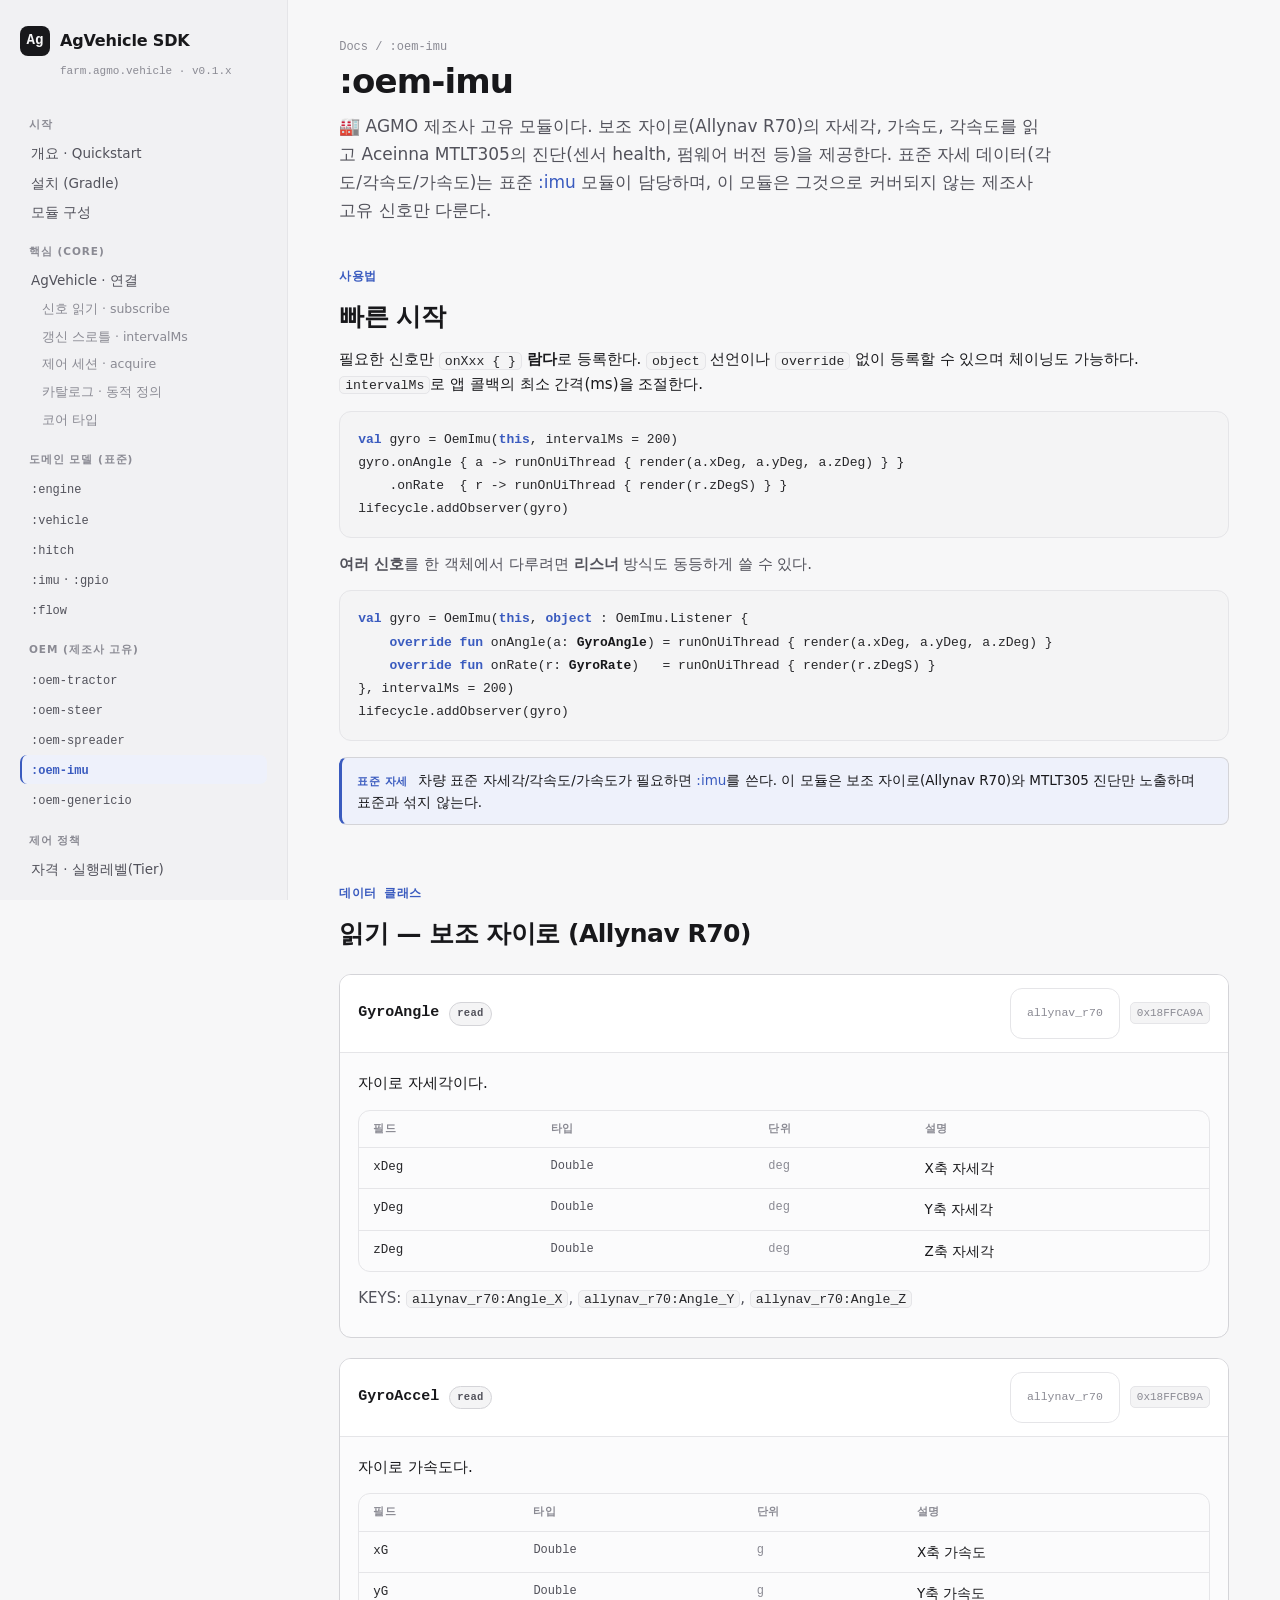
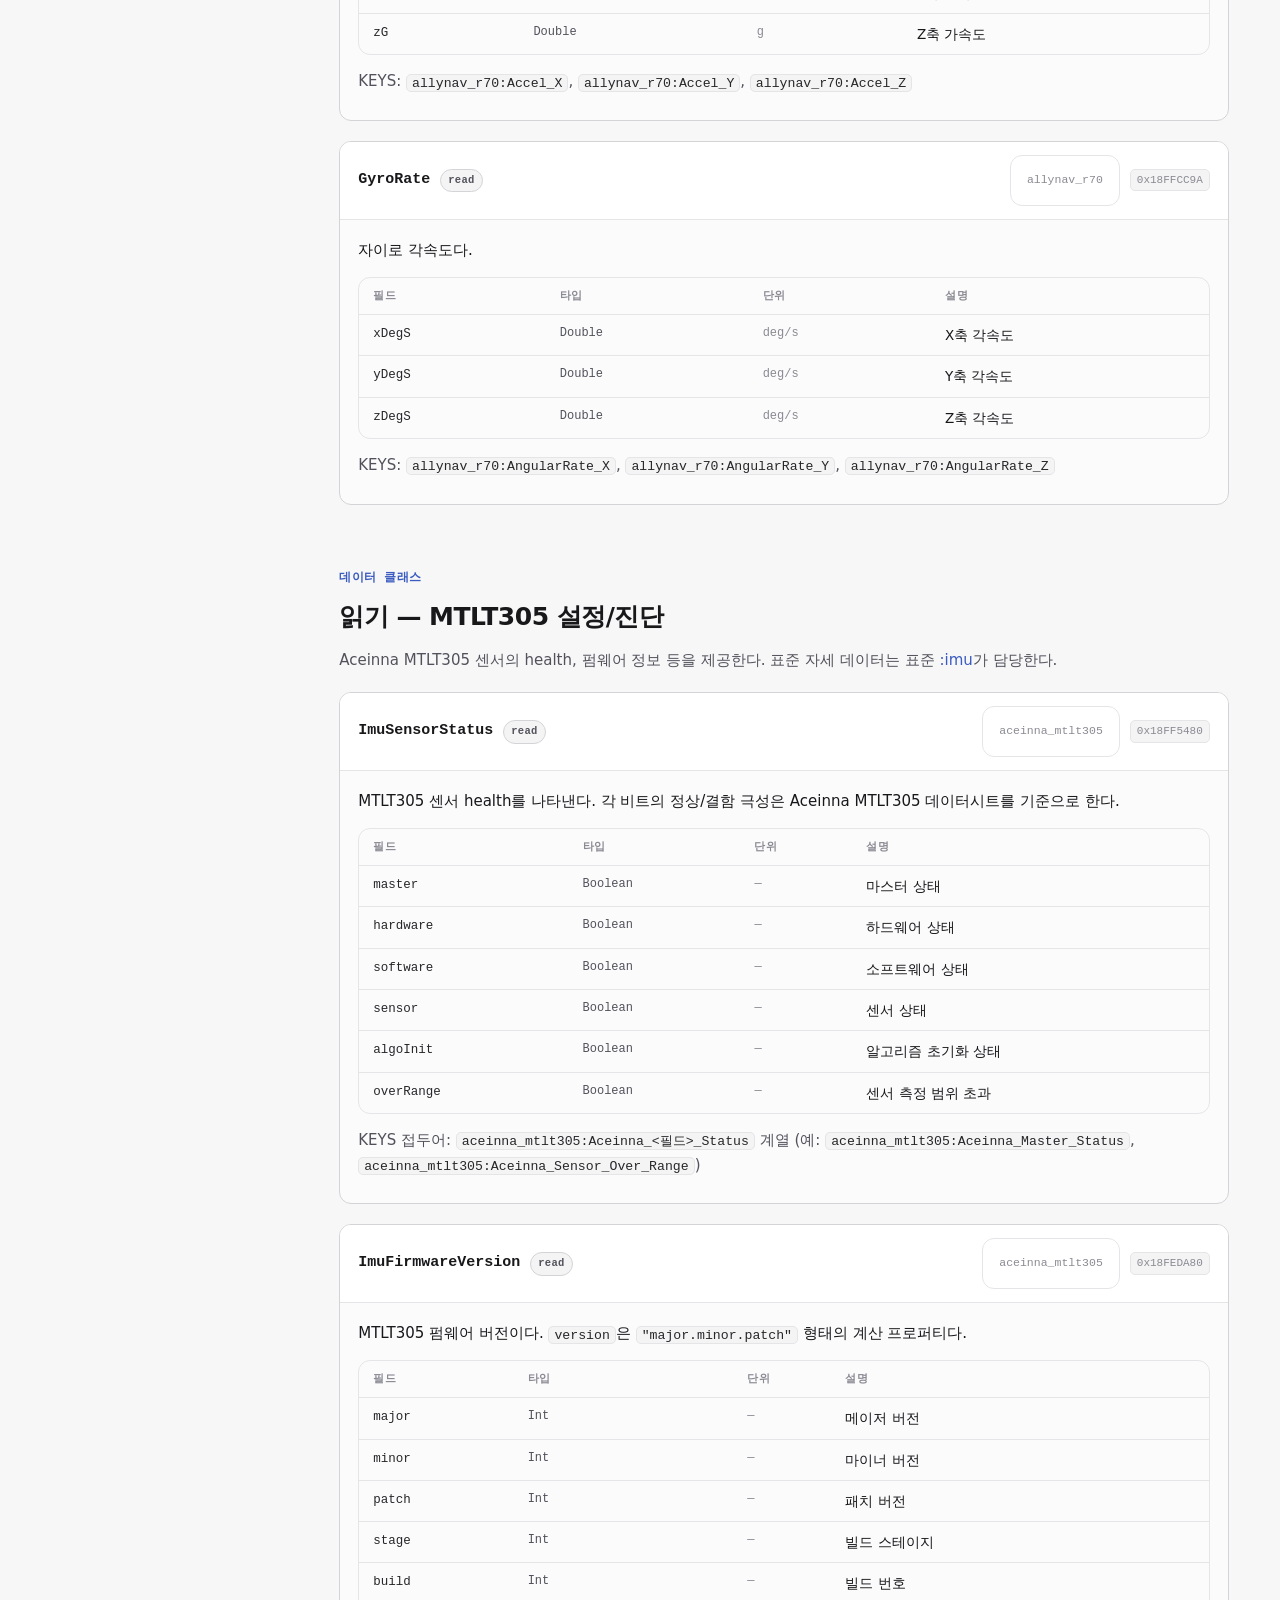
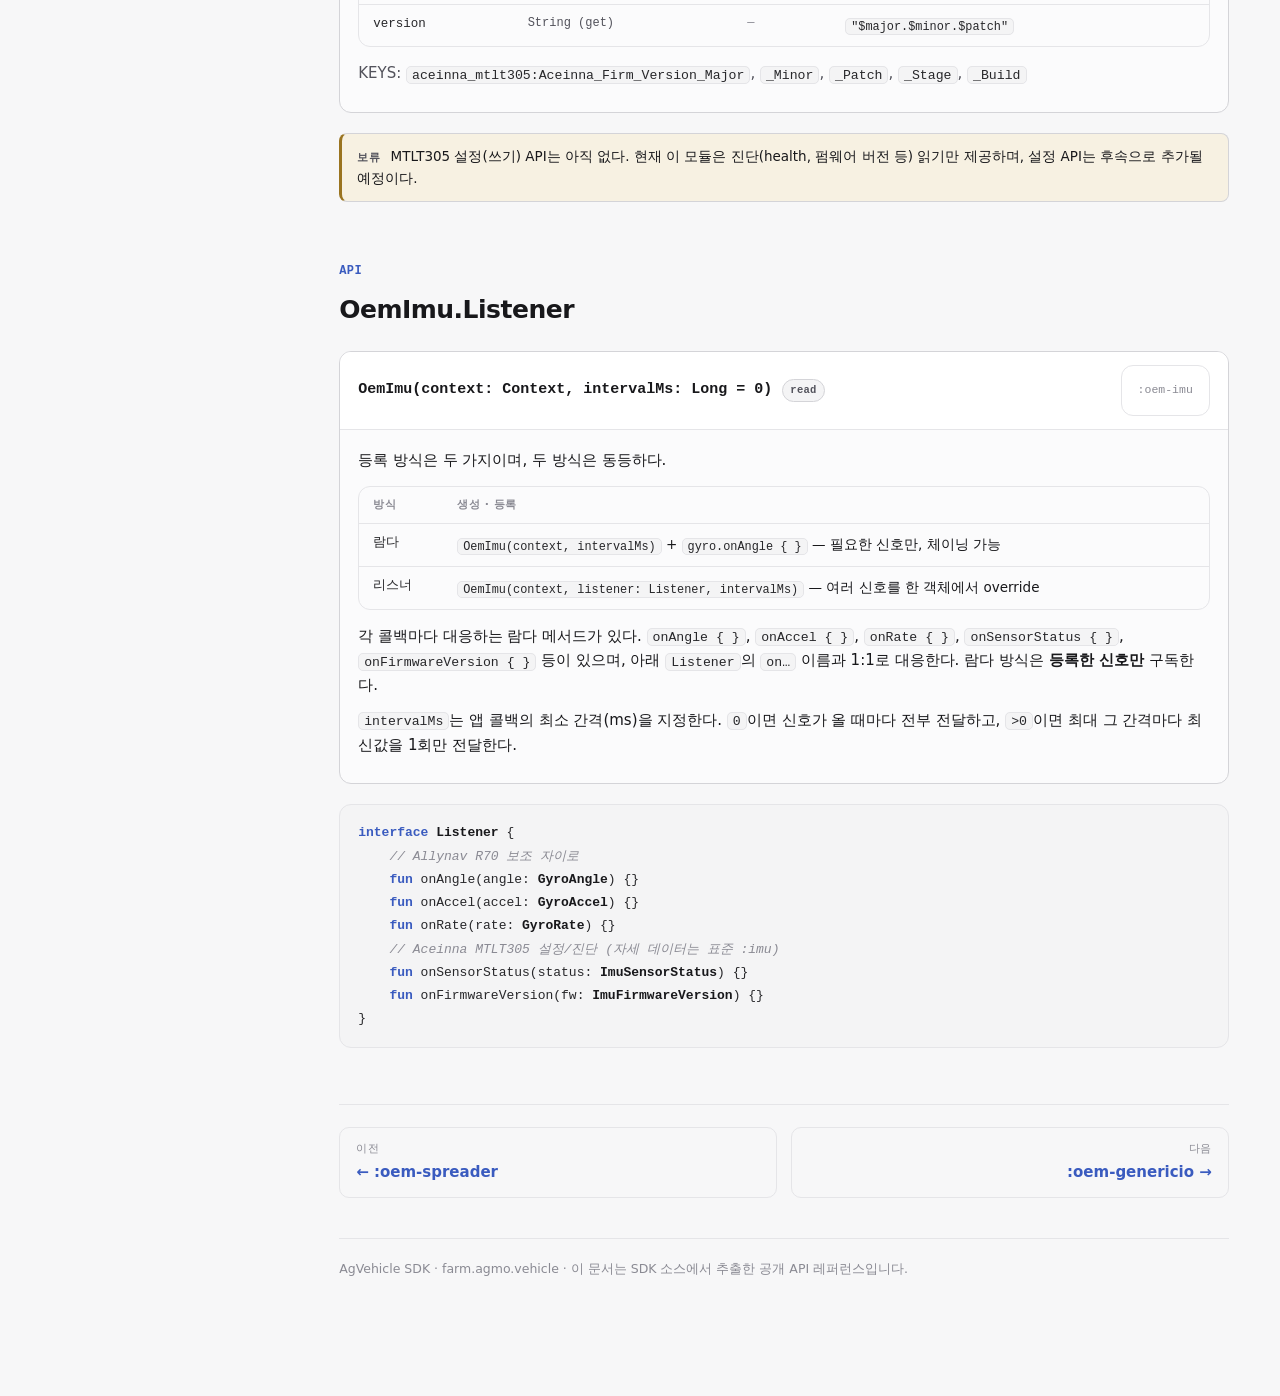
<file: docs/api/oem-imu.html>
<!doctype html>
<html lang="ko">
<head>
<meta charset="utf-8">
<meta name="viewport" content="width=device-width, initial-scale=1">
<title>:oem-imu — AgVehicle SDK Docs</title>
<style>
/* AgVehicle SDK docs — shared stylesheet. Neutral dark/light, no brand hue. */
:root{
  --bg:#f7f7f8; --panel:#ffffff; --sidebar:#f1f1f3; --ink:#18181b; --mut:#52525b;
  --dim:#8a8a93; --line:#e5e5e8; --line2:#d4d4d8; --code-bg:#f4f4f5; --code-ink:#27272a;
  --acc:#3a5bbf; --acc-soft:#eef1fb; --acc-line:#cdd7f2;
  --warn:#9a7420; --warn-soft:#f7f1e2; --danger:#b4544e;
  --str:#9a742b; --sig-bg:#fbfbfc;
  --mono:ui-monospace,"SF Mono",SFMono-Regular,Menlo,"JetBrains Mono",Consolas,monospace;
  --sans:system-ui,-apple-system,"Segoe UI",Roboto,"Helvetica Neue",sans-serif;
}
@media (prefers-color-scheme: dark){
  :root{
    --bg:#0d0d10; --panel:#151519; --sidebar:#101013; --ink:#e9e9ec; --mut:#a1a1aa;
    --dim:#71717a; --line:#26262b; --line2:#35353c; --code-bg:#121216; --code-ink:#d4d4d8;
    --acc:#93a8f0; --acc-soft:#161e33; --acc-line:#2c3a63;
    --warn:#d3b06a; --warn-soft:#221c0e; --danger:#e0736c;
    --str:#cbb079; --sig-bg:#111115;
  }
}
:root[data-theme="light"]{
  --bg:#f7f7f8; --panel:#ffffff; --sidebar:#f1f1f3; --ink:#18181b; --mut:#52525b;
  --dim:#8a8a93; --line:#e5e5e8; --line2:#d4d4d8; --code-bg:#f4f4f5; --code-ink:#27272a;
  --acc:#3a5bbf; --acc-soft:#eef1fb; --acc-line:#cdd7f2;
  --warn:#9a7420; --warn-soft:#f7f1e2; --danger:#b4544e; --str:#9a742b; --sig-bg:#fbfbfc;
}
:root[data-theme="dark"]{
  --bg:#0d0d10; --panel:#151519; --sidebar:#101013; --ink:#e9e9ec; --mut:#a1a1aa;
  --dim:#71717a; --line:#26262b; --line2:#35353c; --code-bg:#121216; --code-ink:#d4d4d8;
  --acc:#93a8f0; --acc-soft:#161e33; --acc-line:#2c3a63;
  --warn:#d3b06a; --warn-soft:#221c0e; --danger:#e0736c; --str:#cbb079; --sig-bg:#111115;
}
*{box-sizing:border-box}
html{scroll-behavior:smooth}
body{margin:0;background:var(--bg);color:var(--ink);font-family:var(--sans);
  font-size:15px;line-height:1.65;-webkit-font-smoothing:antialiased}
a{color:var(--acc);text-decoration:none}
a:hover{text-decoration:underline}
code,kbd{font-family:var(--mono);font-size:.88em}
.mono{font-family:var(--mono)}

/* layout */
.shell{display:grid;grid-template-columns:288px minmax(0,1fr);max-width:1360px;margin:0 auto;min-height:100vh}
.side{position:sticky;top:0;align-self:start;height:100vh;overflow-y:auto;background:var(--sidebar);
  border-right:1px solid var(--line);padding:26px 20px 60px}
.main{padding:0 clamp(20px,4vw,64px) 120px;min-width:0}
@media (max-width:860px){
  .shell{grid-template-columns:1fr}
  .side{position:static;height:auto;border-right:0;border-bottom:1px solid var(--line)}
}

/* sidebar */
.brand{display:flex;align-items:center;gap:10px;margin-bottom:6px}
.brand a{display:flex;align-items:center;gap:10px;color:inherit}
.brand a:hover{text-decoration:none}
.brand .logo{width:30px;height:30px;border-radius:8px;background:var(--ink);color:var(--bg);
  display:grid;place-items:center;font-weight:800;font-size:14px;flex:none;font-family:var(--mono)}
.brand b{font-size:16px;letter-spacing:-.01em}
.ver{color:var(--dim);font-family:var(--mono);font-size:11px;margin:2px 0 20px 40px}
.nav{display:flex;flex-direction:column;gap:1px}
.nav .grp{color:var(--dim);font-size:10.5px;font-weight:700;letter-spacing:.09em;
  text-transform:uppercase;margin:16px 0 5px;padding-left:9px}
.nav a{color:var(--mut);padding:5px 9px;border-radius:7px;font-size:13.5px;
  border-left:2px solid transparent;line-height:1.35}
.nav a:hover{background:var(--panel);color:var(--ink);text-decoration:none}
.nav a.active{color:var(--acc);background:var(--acc-soft);border-left-color:var(--acc);font-weight:600}
.nav a.sub{padding-left:20px;font-size:12.5px;color:var(--dim)}
.nav a .mono{font-size:12px}

/* page header */
.crumb{font-family:var(--mono);font-size:12px;color:var(--dim);margin:38px 0 4px}
.crumb a{color:var(--dim)}
h1{font-size:34px;line-height:1.12;letter-spacing:-.025em;margin:0 0 12px;font-weight:800;text-wrap:balance}
.lead{font-size:17px;color:var(--mut);max-width:66ch;margin:8px 0 0}
.hero{padding:40px 0 30px;border-bottom:1px solid var(--line);margin-bottom:8px}
.hero h1{font-size:38px}
.pathline{display:flex;flex-wrap:wrap;gap:8px;align-items:center;margin-top:22px;font-family:var(--mono);font-size:12.5px;color:var(--mut)}
.pathline .node{background:var(--panel);border:1px solid var(--line2);border-radius:7px;padding:5px 11px;white-space:nowrap}
.pathline .node.hl{border-color:var(--acc-line);background:var(--acc-soft);color:var(--acc);font-weight:600}
.pathline .arw{color:var(--dim)}

/* sections */
section{padding-top:44px}
section>h2,h2{font-size:25px;letter-spacing:-.02em;margin:0 0 6px;font-weight:800;scroll-margin-top:20px}
.kicker{color:var(--acc);font-family:var(--mono);font-size:12px;font-weight:700;letter-spacing:.04em;margin-bottom:8px}
h3{font-size:18px;margin:32px 0 8px;letter-spacing:-.01em;scroll-margin-top:20px}
h4{font-size:13px;margin:22px 0 6px;color:var(--mut);text-transform:uppercase;letter-spacing:.05em}
p{margin:10px 0}
.sub{color:var(--mut)}

/* quickstart steps */
.steps{counter-reset:step;display:flex;flex-direction:column;gap:20px;margin:20px 0}
.step{position:relative;padding-left:46px}
.step::before{counter-increment:step;content:counter(step);position:absolute;left:0;top:-2px;
  width:30px;height:30px;border-radius:8px;background:var(--ink);color:var(--bg);
  display:grid;place-items:center;font-weight:800;font-size:14px;font-family:var(--mono)}
.step h3{margin:2px 0 6px}
.step pre{margin-top:10px}

/* code */
pre{background:var(--code-bg);border:1px solid var(--line);border-radius:12px;padding:16px 18px;
  overflow-x:auto;margin:14px 0;line-height:1.55}
pre code{color:var(--code-ink);font-size:13px}
.tok-k{color:var(--acc);font-weight:600}
.tok-t{color:var(--ink);font-weight:600}
.tok-c{color:var(--dim);font-style:italic}
.tok-s{color:var(--str)}
:not(pre)>code{background:var(--code-bg);border:1px solid var(--line);border-radius:5px;
  padding:.5px 5px;color:var(--code-ink)}

/* signature block */
.sig{background:var(--sig-bg);border:1px solid var(--line2);border-radius:12px;margin:20px 0;overflow:hidden}
.sig>.sig-h{display:flex;align-items:baseline;gap:10px;flex-wrap:wrap;padding:13px 18px;
  border-bottom:1px solid var(--line);background:var(--panel)}
.sig-h .name{font-family:var(--mono);font-size:15px;font-weight:700;color:var(--ink)}
.sig-h .tag{font-family:var(--mono);font-size:10.5px;font-weight:700;padding:2px 7px;border-radius:999px;letter-spacing:.03em;border:1px solid var(--line2)}
.tag.read{color:var(--mut);background:var(--code-bg)}
.tag.ctrl{color:var(--acc);background:var(--acc-soft);border-color:var(--acc-line)}
.tag.oem{color:var(--mut);background:transparent;border-style:dashed}
.tag.enum{color:var(--warn);background:var(--warn-soft);border-color:transparent}
.sig-h .spring{flex:1}
.sig-h .mod{font-family:var(--mono);font-size:11.5px;color:var(--dim)}
.sig-h .pgn{font-family:var(--mono);font-size:11px;color:var(--dim);background:var(--code-bg);border:1px solid var(--line);border-radius:5px;padding:1px 6px}
.sig-body{padding:6px 18px 16px}
.sig-body pre{background:var(--code-bg);margin:12px 0}
.sig-body>p:first-child{margin-top:12px}

/* tables */
table{border-collapse:collapse;width:100%;margin:12px 0;font-size:13.5px}
th,td{text-align:left;padding:8px 12px;border-bottom:1px solid var(--line);vertical-align:top}
th{color:var(--dim);font-size:11px;text-transform:uppercase;letter-spacing:.05em;font-weight:700}
td.p{font-family:var(--mono);color:var(--code-ink);white-space:nowrap;font-size:12.5px}
td .ty,.ty{color:var(--mut);font-family:var(--mono);font-size:12px}
td.u{font-family:var(--mono);color:var(--dim);font-size:12px;white-space:nowrap}
.tblwrap{overflow-x:auto;border:1px solid var(--line);border-radius:12px;margin:14px 0}
.tblwrap table{margin:0}
.tblwrap th,.tblwrap td{padding:9px 14px}
.tblwrap tr:last-child td{border-bottom:0}

/* callouts */
.note{border:1px solid var(--line2);border-left:3px solid var(--mut);background:var(--code-bg);
  border-radius:8px;padding:11px 15px;margin:16px 0;font-size:13.5px}
.note.warn{border-left-color:var(--warn);background:var(--warn-soft)}
.note.info{border-left-color:var(--acc);background:var(--acc-soft)}
.note b{color:var(--ink)}
.note .lbl{font-weight:700;font-size:11px;letter-spacing:.05em;text-transform:uppercase;margin-right:6px;color:var(--mut)}
.note.info .lbl{color:var(--acc)}

/* module grid (index) */
.mods{display:grid;grid-template-columns:repeat(auto-fill,minmax(250px,1fr));gap:14px;margin:18px 0}
.mod{display:block;background:var(--panel);border:1px solid var(--line);border-radius:12px;padding:15px 16px;color:inherit;transition:border-color .12s}
.mod:hover{border-color:var(--acc-line);text-decoration:none}
.mod .co{font-family:var(--mono);font-size:13px;font-weight:700;color:var(--ink)}
.mod .std{font-size:10px;font-weight:700;letter-spacing:.05em;padding:1px 6px;border-radius:999px;margin-left:6px;
  color:var(--mut);background:var(--code-bg);border:1px solid var(--line2)}
.mod .oemb{color:var(--acc);background:var(--acc-soft);border-color:var(--acc-line)}
.mod .d{color:var(--mut);font-size:12.5px;margin-top:6px;line-height:1.5}
.mod .n{font-size:11px;color:var(--dim);margin-top:8px;font-family:var(--mono)}

/* tier ladder */
.ladder{display:flex;flex-direction:column;gap:8px;margin:16px 0}
.rung{display:flex;align-items:center;gap:14px;border:1px solid var(--line2);border-radius:10px;
  padding:12px 16px;background:var(--panel)}
.rung .rk{font-family:var(--mono);font-weight:800;font-size:15px;width:66px;flex:none}
.rung .nm{font-weight:700}
.rung .ds{color:var(--mut);font-size:13px;margin-left:auto;text-align:right}
.rung.safety{border-color:color-mix(in srgb,var(--danger) 45%,var(--line2))}.rung.safety .rk{color:var(--danger)}
.rung.app{border-color:var(--acc-line)}.rung.app .rk{color:var(--acc)}
.rung.system .rk{color:var(--dim)}

/* page nav (prev/next) */
.pagenav{display:flex;justify-content:space-between;gap:14px;margin-top:56px;padding-top:22px;border-top:1px solid var(--line)}
.pagenav a{flex:1;border:1px solid var(--line);border-radius:10px;padding:12px 16px;color:inherit}
.pagenav a:hover{border-color:var(--acc-line);text-decoration:none}
.pagenav .lb{font-size:11px;color:var(--dim);text-transform:uppercase;letter-spacing:.05em}
.pagenav .tt{font-weight:700;color:var(--acc);margin-top:2px}
.pagenav .next{text-align:right}

.pill{display:inline-block;font-family:var(--mono);font-size:11px;color:var(--acc);
  background:var(--acc-soft);border:1px solid var(--acc-line);border-radius:999px;padding:1px 8px}
.foot{margin-top:40px;padding-top:20px;border-top:1px solid var(--line);color:var(--dim);font-size:12.5px}
:target{scroll-margin-top:16px}
::selection{background:var(--acc-soft)}

</style>
</head>
<body>
<div class="shell">
<aside class="side">
  <div class="brand"><a href="index.html"><span class="logo">Ag</span><b>AgVehicle SDK</b></a></div>
  <div class="ver">farm.agmo.vehicle · v0.1.x</div>
  <nav class="nav">
    <div class="grp">시작</div>
    <a href="index.html">개요 · Quickstart</a>
    <a href="index.html#install">설치 (Gradle)</a>
    <a href="index.html#modules">모듈 구성</a>
    <div class="grp">핵심 (core)</div>
    <a href="core.html">AgVehicle · 연결</a>
    <a class="sub" href="core.html#reading">신호 읽기 · subscribe</a>
    <a class="sub" href="core.html#throttle">갱신 스로틀 · intervalMs</a>
    <a class="sub" href="core.html#control">제어 세션 · acquire</a>
    <a class="sub" href="core.html#catalog">카탈로그 · 동적 정의</a>
    <a class="sub" href="core.html#types">코어 타입</a>
    <div class="grp">도메인 모델 (표준)</div>
    <a href="engine.html"><span class="mono">:engine</span></a>
    <a href="vehicle.html"><span class="mono">:vehicle</span></a>
    <a href="hitch.html"><span class="mono">:hitch</span></a>
    <a href="imu.html"><span class="mono">:imu</span> · <span class="mono">:gpio</span></a>
    <a href="flow.html"><span class="mono">:flow</span></a>
    <div class="grp">OEM (제조사 고유)</div>
    <a href="oem-tractor.html"><span class="mono">:oem-tractor</span></a>
    <a href="oem-steer.html"><span class="mono">:oem-steer</span></a>
    <a href="oem-spreader.html"><span class="mono">:oem-spreader</span></a>
    <a class="active" href="oem-imu.html"><span class="mono">:oem-imu</span></a>
    <a href="oem-genericio.html"><span class="mono">:oem-genericio</span></a>
    <div class="grp">제어 정책</div>
    <a href="policy.html">자격 · 실행레벨(Tier)</a>
  </nav>
</aside>

<main class="main">
  <div class="crumb"><a href="index.html">Docs</a> / :oem-imu</div>
  <h1>:oem-imu</h1>
  <p class="lead">🏭 AGMO 제조사 고유 모듈이다. 보조 자이로(Allynav R70)의 자세각, 가속도, 각속도를 읽고 Aceinna MTLT305의 진단(센서 health, 펌웨어 버전 등)을 제공한다. 표준 자세 데이터(각도/각속도/가속도)는 표준 <a href="imu.html">:imu</a> 모듈이 담당하며, 이 모듈은 그것으로 커버되지 않는 제조사 고유 신호만 다룬다.</p>

  <section id="quickstart">
    <div class="kicker">사용법</div>
    <h2>빠른 시작</h2>
    <p>필요한 신호만 <code>onXxx { }</code> <b>람다</b>로 등록한다. <code>object</code> 선언이나 <code>override</code> 없이 등록할 수 있으며 체이닝도 가능하다. <code>intervalMs</code>로 앱 콜백의 최소 간격(ms)을 조절한다.</p>
<pre><code><span class="tok-k">val</span> gyro = OemImu(<span class="tok-k">this</span>, intervalMs = 200)
gyro.onAngle { a -> runOnUiThread { render(a.xDeg, a.yDeg, a.zDeg) } }
    .onRate  { r -> runOnUiThread { render(r.zDegS) } }
lifecycle.addObserver(gyro)</code></pre>
    <p class="sub"><b>여러 신호</b>를 한 객체에서 다루려면 <b>리스너</b> 방식도 동등하게 쓸 수 있다.</p>
<pre><code><span class="tok-k">val</span> gyro = OemImu(<span class="tok-k">this</span>, <span class="tok-k">object</span> : OemImu.Listener {
    <span class="tok-k">override fun</span> onAngle(a: <span class="tok-t">GyroAngle</span>) = runOnUiThread { render(a.xDeg, a.yDeg, a.zDeg) }
    <span class="tok-k">override fun</span> onRate(r: <span class="tok-t">GyroRate</span>)   = runOnUiThread { render(r.zDegS) }
}, intervalMs = 200)
lifecycle.addObserver(gyro)</code></pre>
    <div class="note info"><span class="lbl">표준 자세</span> 차량 표준 자세각/각속도/가속도가 필요하면 <a href="imu.html">:imu</a>를 쓴다. 이 모듈은 보조 자이로(Allynav R70)와 MTLT305 진단만 노출하며 표준과 섞지 않는다.</div>
  </section>

  <section id="read">
    <div class="kicker">데이터 클래스</div>
    <h2>읽기 — 보조 자이로 (Allynav R70)</h2>

    <div class="sig">
      <div class="sig-h">
        <span class="name">GyroAngle</span>
        <span class="tag read">read</span>
        <span class="spring"></span>
        <span class="mod">allynav_r70</span>
        <span class="pgn">0x18FFCA9A</span>
      </div>
      <div class="sig-body">
        <p>자이로 자세각이다.</p>
        <div class="tblwrap"><table>
          <tr><th>필드</th><th>타입</th><th>단위</th><th>설명</th></tr>
          <tr><td class="p">xDeg</td><td class="ty">Double</td><td class="u">deg</td><td>X축 자세각</td></tr>
          <tr><td class="p">yDeg</td><td class="ty">Double</td><td class="u">deg</td><td>Y축 자세각</td></tr>
          <tr><td class="p">zDeg</td><td class="ty">Double</td><td class="u">deg</td><td>Z축 자세각</td></tr>
        </table></div>
        <p class="sub">KEYS: <code>allynav_r70:Angle_X</code>, <code>allynav_r70:Angle_Y</code>, <code>allynav_r70:Angle_Z</code></p>
      </div>
    </div>

    <div class="sig">
      <div class="sig-h">
        <span class="name">GyroAccel</span>
        <span class="tag read">read</span>
        <span class="spring"></span>
        <span class="mod">allynav_r70</span>
        <span class="pgn">0x18FFCB9A</span>
      </div>
      <div class="sig-body">
        <p>자이로 가속도다.</p>
        <div class="tblwrap"><table>
          <tr><th>필드</th><th>타입</th><th>단위</th><th>설명</th></tr>
          <tr><td class="p">xG</td><td class="ty">Double</td><td class="u">g</td><td>X축 가속도</td></tr>
          <tr><td class="p">yG</td><td class="ty">Double</td><td class="u">g</td><td>Y축 가속도</td></tr>
          <tr><td class="p">zG</td><td class="ty">Double</td><td class="u">g</td><td>Z축 가속도</td></tr>
        </table></div>
        <p class="sub">KEYS: <code>allynav_r70:Accel_X</code>, <code>allynav_r70:Accel_Y</code>, <code>allynav_r70:Accel_Z</code></p>
      </div>
    </div>

    <div class="sig">
      <div class="sig-h">
        <span class="name">GyroRate</span>
        <span class="tag read">read</span>
        <span class="spring"></span>
        <span class="mod">allynav_r70</span>
        <span class="pgn">0x18FFCC9A</span>
      </div>
      <div class="sig-body">
        <p>자이로 각속도다.</p>
        <div class="tblwrap"><table>
          <tr><th>필드</th><th>타입</th><th>단위</th><th>설명</th></tr>
          <tr><td class="p">xDegS</td><td class="ty">Double</td><td class="u">deg/s</td><td>X축 각속도</td></tr>
          <tr><td class="p">yDegS</td><td class="ty">Double</td><td class="u">deg/s</td><td>Y축 각속도</td></tr>
          <tr><td class="p">zDegS</td><td class="ty">Double</td><td class="u">deg/s</td><td>Z축 각속도</td></tr>
        </table></div>
        <p class="sub">KEYS: <code>allynav_r70:AngularRate_X</code>, <code>allynav_r70:AngularRate_Y</code>, <code>allynav_r70:AngularRate_Z</code></p>
      </div>
    </div>
  </section>

  <section id="mtlt305">
    <div class="kicker">데이터 클래스</div>
    <h2>읽기 — MTLT305 설정/진단</h2>
    <p class="sub">Aceinna MTLT305 센서의 health, 펌웨어 정보 등을 제공한다. 표준 자세 데이터는 표준 <a href="imu.html">:imu</a>가 담당한다.</p>

    <div class="sig">
      <div class="sig-h">
        <span class="name">ImuSensorStatus</span>
        <span class="tag read">read</span>
        <span class="spring"></span>
        <span class="mod">aceinna_mtlt305</span>
        <span class="pgn">0x18FF5480</span>
      </div>
      <div class="sig-body">
        <p>MTLT305 센서 health를 나타낸다. 각 비트의 정상/결함 극성은 Aceinna MTLT305 데이터시트를 기준으로 한다.</p>
        <div class="tblwrap"><table>
          <tr><th>필드</th><th>타입</th><th>단위</th><th>설명</th></tr>
          <tr><td class="p">master</td><td class="ty">Boolean</td><td class="u">—</td><td>마스터 상태</td></tr>
          <tr><td class="p">hardware</td><td class="ty">Boolean</td><td class="u">—</td><td>하드웨어 상태</td></tr>
          <tr><td class="p">software</td><td class="ty">Boolean</td><td class="u">—</td><td>소프트웨어 상태</td></tr>
          <tr><td class="p">sensor</td><td class="ty">Boolean</td><td class="u">—</td><td>센서 상태</td></tr>
          <tr><td class="p">algoInit</td><td class="ty">Boolean</td><td class="u">—</td><td>알고리즘 초기화 상태</td></tr>
          <tr><td class="p">overRange</td><td class="ty">Boolean</td><td class="u">—</td><td>센서 측정 범위 초과</td></tr>
        </table></div>
        <p class="sub">KEYS 접두어: <code>aceinna_mtlt305:Aceinna_&lt;필드&gt;_Status</code> 계열 (예: <code>aceinna_mtlt305:Aceinna_Master_Status</code>, <code>aceinna_mtlt305:Aceinna_Sensor_Over_Range</code>)</p>
      </div>
    </div>

    <div class="sig">
      <div class="sig-h">
        <span class="name">ImuFirmwareVersion</span>
        <span class="tag read">read</span>
        <span class="spring"></span>
        <span class="mod">aceinna_mtlt305</span>
        <span class="pgn">0x18FEDA80</span>
      </div>
      <div class="sig-body">
        <p>MTLT305 펌웨어 버전이다. <code>version</code>은 <code>"major.minor.patch"</code> 형태의 계산 프로퍼티다.</p>
        <div class="tblwrap"><table>
          <tr><th>필드</th><th>타입</th><th>단위</th><th>설명</th></tr>
          <tr><td class="p">major</td><td class="ty">Int</td><td class="u">—</td><td>메이저 버전</td></tr>
          <tr><td class="p">minor</td><td class="ty">Int</td><td class="u">—</td><td>마이너 버전</td></tr>
          <tr><td class="p">patch</td><td class="ty">Int</td><td class="u">—</td><td>패치 버전</td></tr>
          <tr><td class="p">stage</td><td class="ty">Int</td><td class="u">—</td><td>빌드 스테이지</td></tr>
          <tr><td class="p">build</td><td class="ty">Int</td><td class="u">—</td><td>빌드 번호</td></tr>
          <tr><td class="p">version</td><td class="ty">String (get)</td><td class="u">—</td><td><code>"$major.$minor.$patch"</code></td></tr>
        </table></div>
        <p class="sub">KEYS: <code>aceinna_mtlt305:Aceinna_Firm_Version_Major</code>, <code>_Minor</code>, <code>_Patch</code>, <code>_Stage</code>, <code>_Build</code></p>
      </div>
    </div>
    <div class="note warn"><span class="lbl">보류</span> MTLT305 설정(쓰기) API는 아직 없다. 현재 이 모듈은 진단(health, 펌웨어 버전 등) 읽기만 제공하며, 설정 API는 후속으로 추가될 예정이다.</div>
  </section>

  <section id="listener">
    <div class="kicker">API</div>
    <h2>OemImu.Listener</h2>
    <div class="sig">
      <div class="sig-h">
        <span class="name">OemImu(context: Context, intervalMs: Long = 0)</span>
        <span class="tag read">read</span>
        <span class="spring"></span>
        <span class="mod">:oem-imu</span>
      </div>
      <div class="sig-body">
        <p>등록 방식은 두 가지이며, 두 방식은 동등하다.</p>
        <div class="tblwrap"><table>
          <tr><th>방식</th><th>생성 · 등록</th></tr>
          <tr><td class="p">람다</td><td><code>OemImu(context, intervalMs)</code> + <code>gyro.onAngle { }</code> — 필요한 신호만, 체이닝 가능</td></tr>
          <tr><td class="p">리스너</td><td><code>OemImu(context, listener: Listener, intervalMs)</code> — 여러 신호를 한 객체에서 override</td></tr>
        </table></div>
        <p>각 콜백마다 대응하는 람다 메서드가 있다. <code>onAngle { }</code>, <code>onAccel { }</code>, <code>onRate { }</code>, <code>onSensorStatus { }</code>, <code>onFirmwareVersion { }</code> 등이 있으며, 아래 <code>Listener</code>의 <code>on…</code> 이름과 1:1로 대응한다. 람다 방식은 <b>등록한 신호만</b> 구독한다.</p>
        <p><code>intervalMs</code>는 앱 콜백의 최소 간격(ms)을 지정한다. <code>0</code>이면 신호가 올 때마다 전부 전달하고, <code>&gt;0</code>이면 최대 그 간격마다 최신값을 1회만 전달한다.</p>
      </div>
    </div>
<pre><code><span class="tok-k">interface</span> <span class="tok-t">Listener</span> {
    <span class="tok-c">// Allynav R70 보조 자이로</span>
    <span class="tok-k">fun</span> onAngle(angle: <span class="tok-t">GyroAngle</span>) {}
    <span class="tok-k">fun</span> onAccel(accel: <span class="tok-t">GyroAccel</span>) {}
    <span class="tok-k">fun</span> onRate(rate: <span class="tok-t">GyroRate</span>) {}
    <span class="tok-c">// Aceinna MTLT305 설정/진단 (자세 데이터는 표준 :imu)</span>
    <span class="tok-k">fun</span> onSensorStatus(status: <span class="tok-t">ImuSensorStatus</span>) {}
    <span class="tok-k">fun</span> onFirmwareVersion(fw: <span class="tok-t">ImuFirmwareVersion</span>) {}
}</code></pre>
  </section>

  <div class="pagenav">
    <a href="oem-spreader.html"><div class="lb">이전</div><div class="tt">← :oem-spreader</div></a>
    <a class="next" href="oem-genericio.html"><div class="lb">다음</div><div class="tt">:oem-genericio →</div></a>
  </div>
  <div class="foot">AgVehicle SDK · farm.agmo.vehicle · 이 문서는 SDK 소스에서 추출한 공개 API 레퍼런스입니다.</div>
</main>
</div>
</body>
</html>
</file>
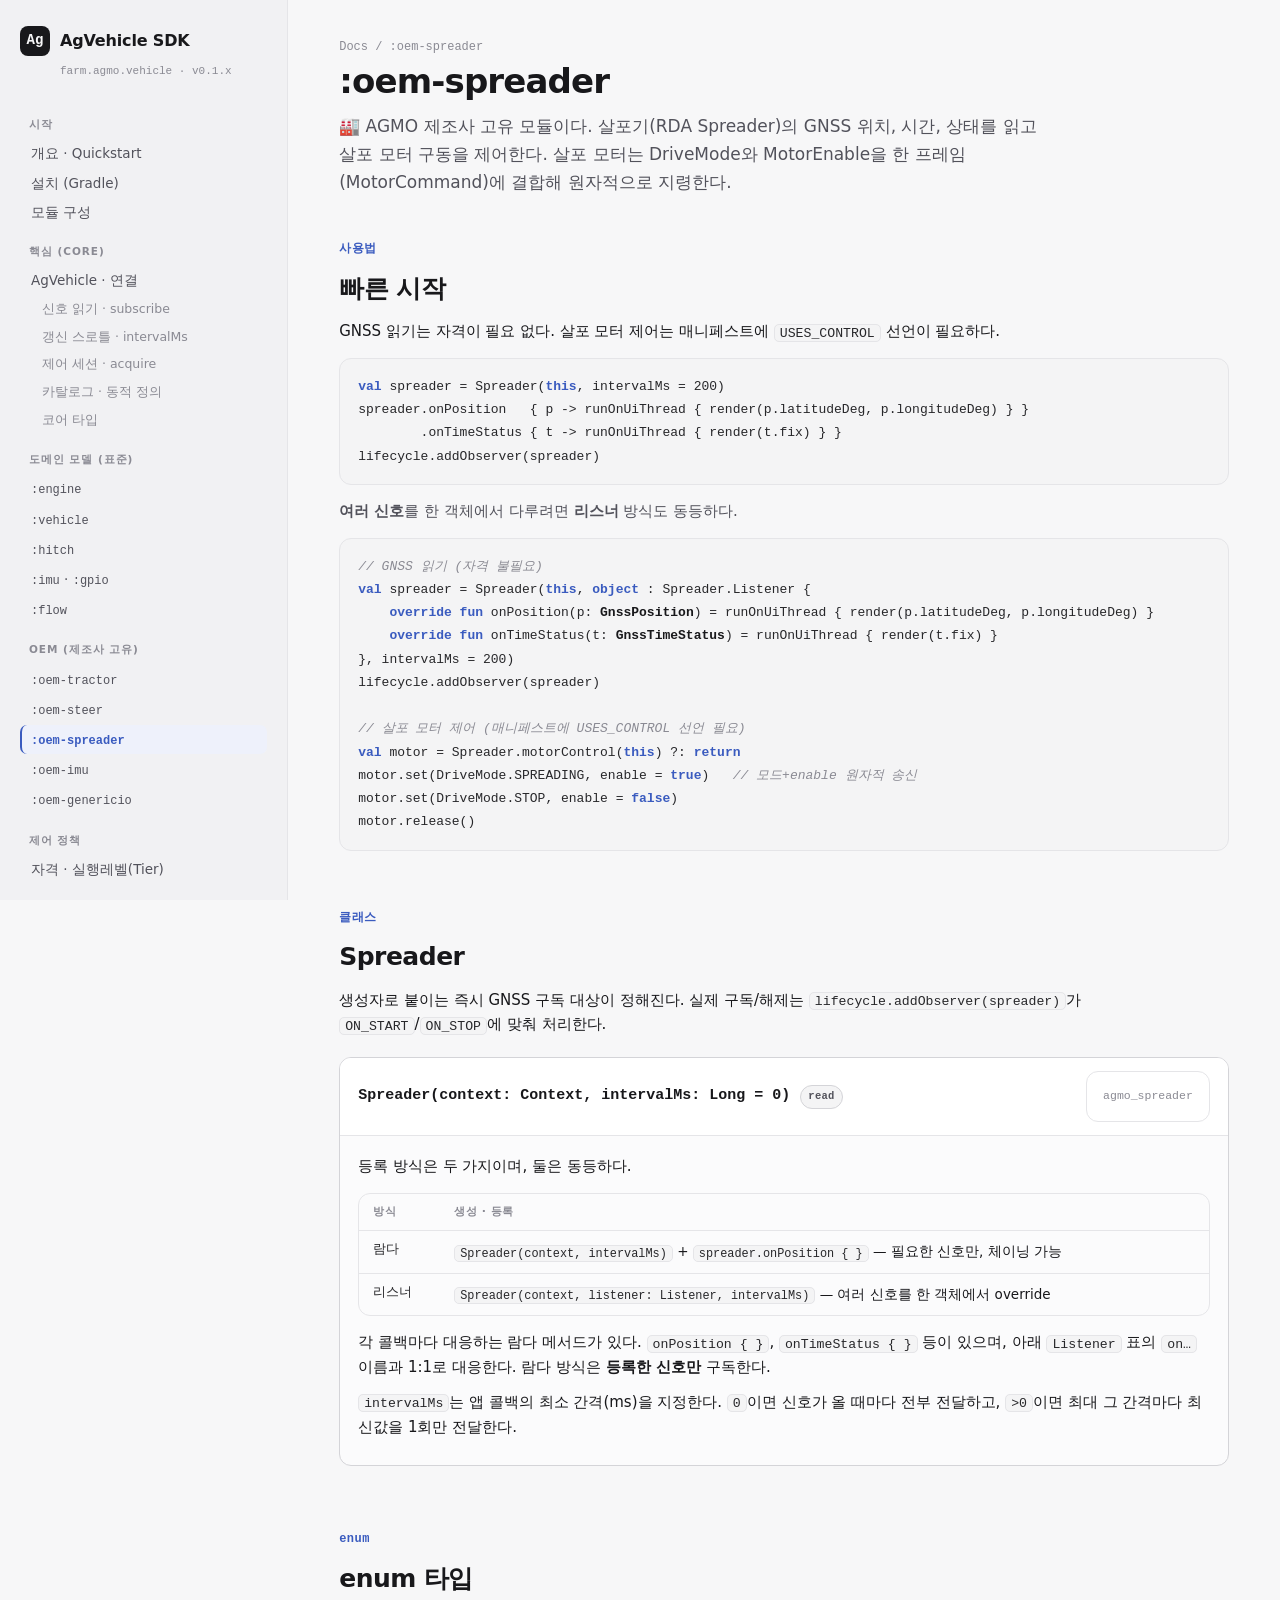
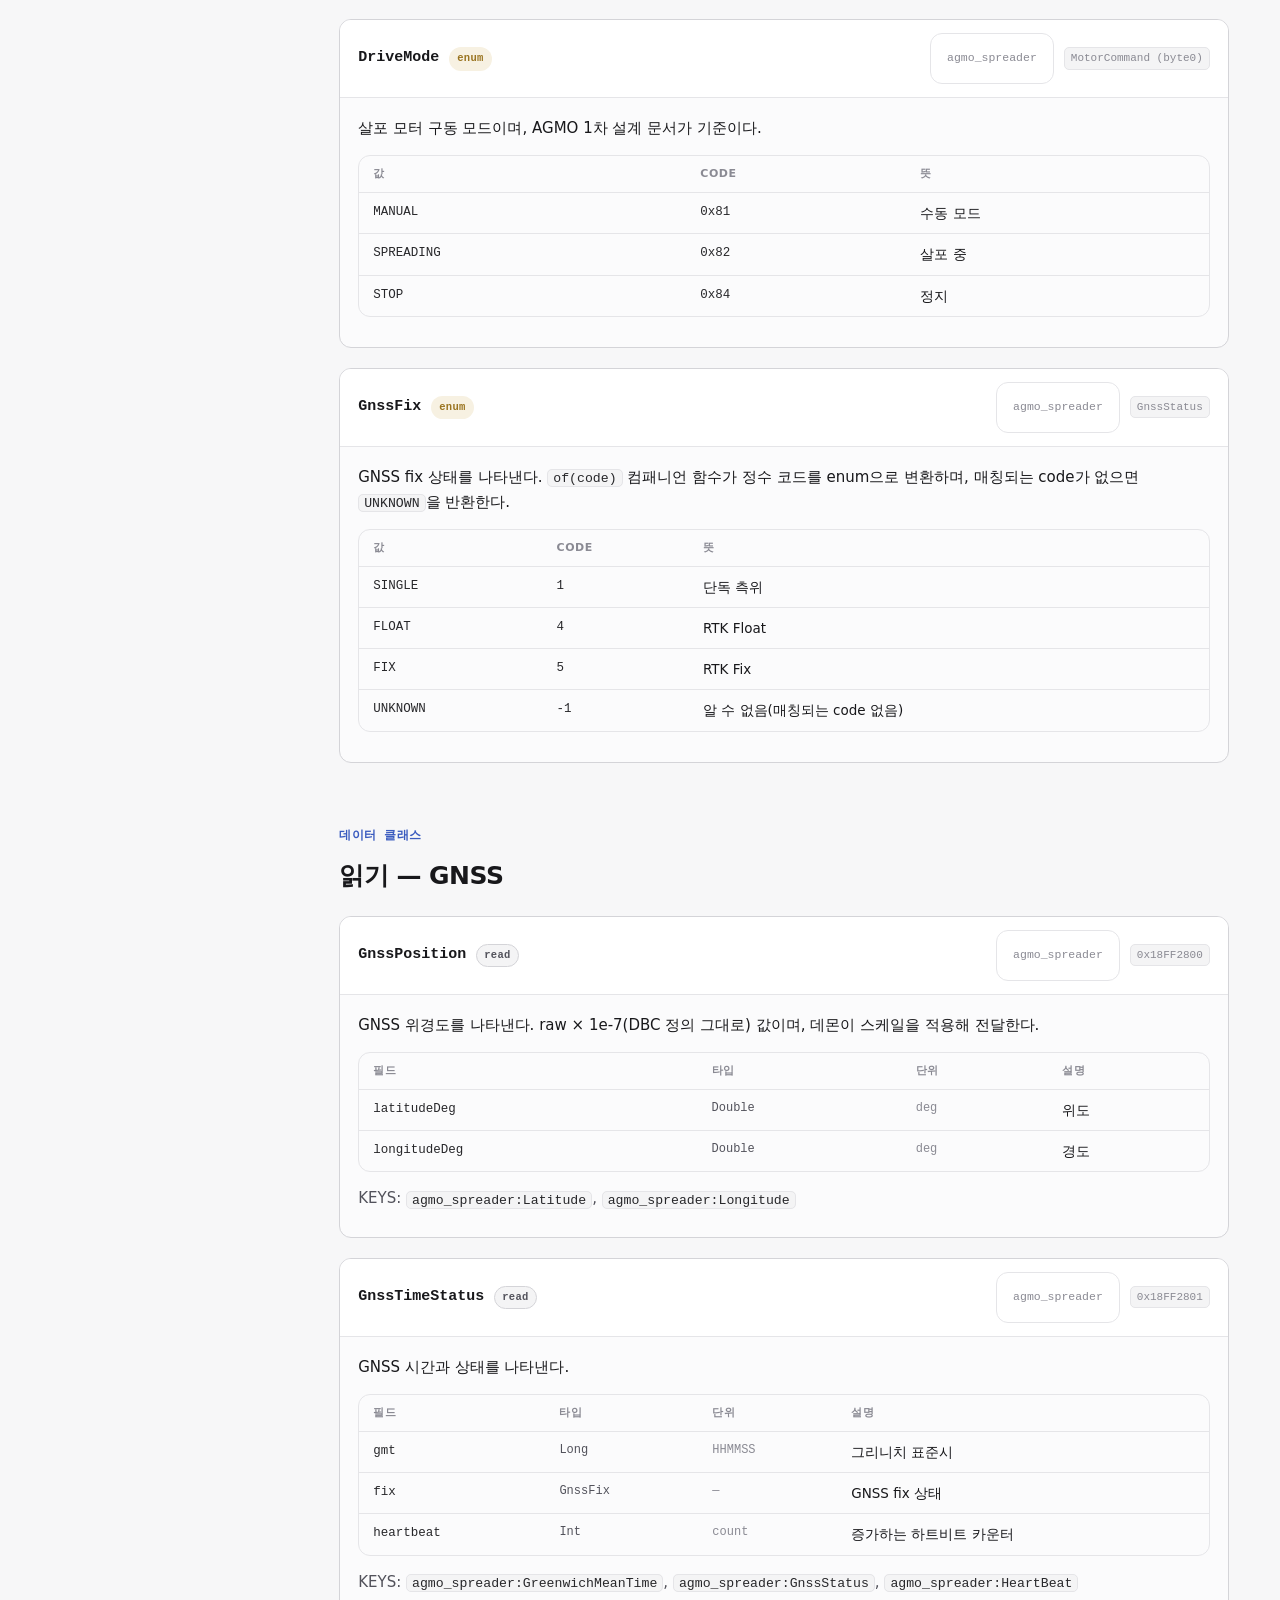
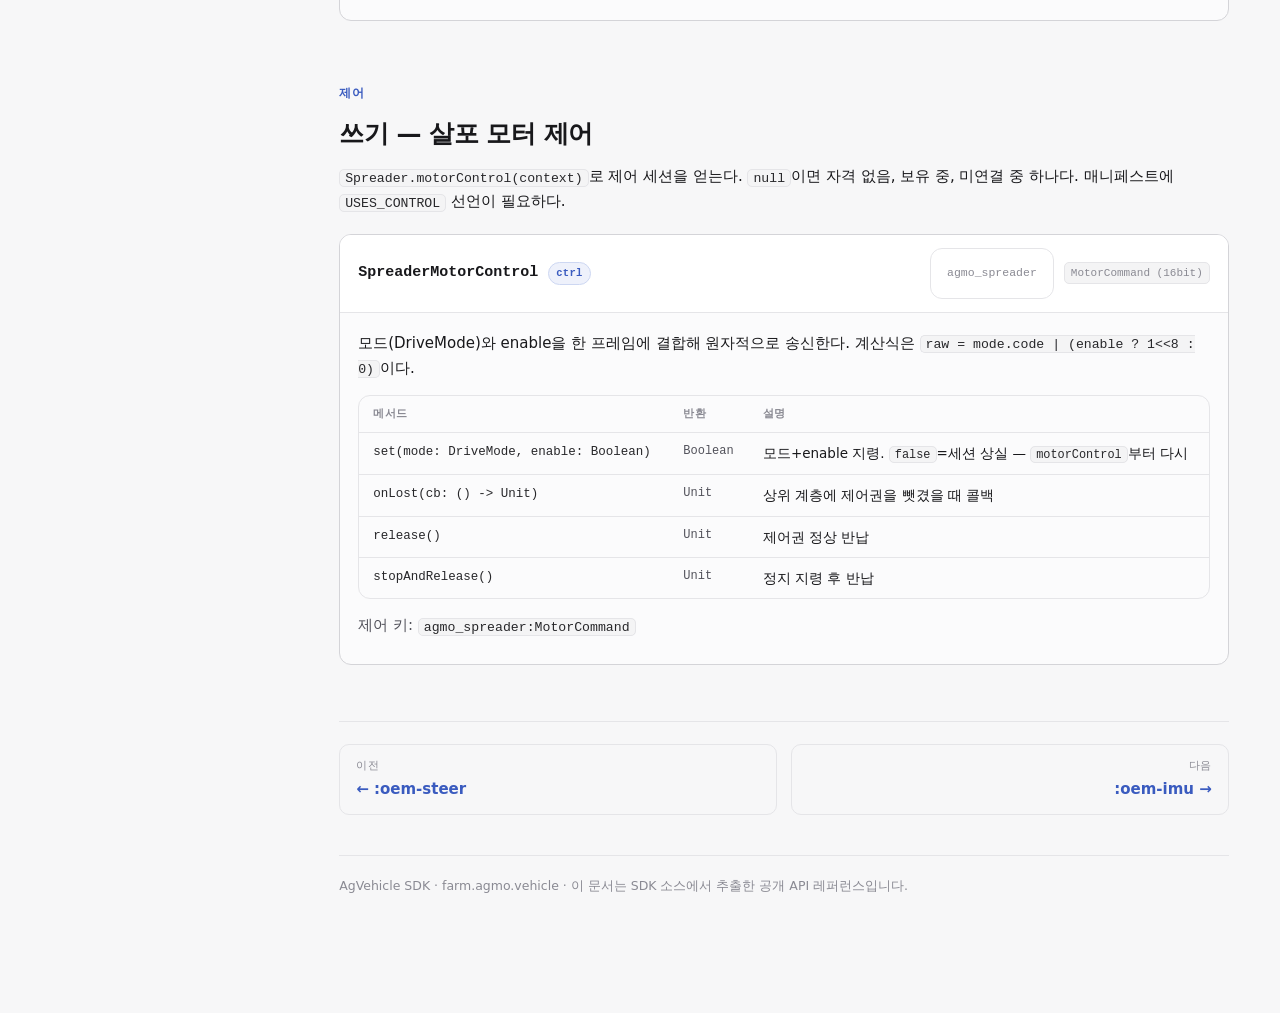
<file: docs/api/oem-spreader.html>
<!doctype html>
<html lang="ko">
<head>
<meta charset="utf-8">
<meta name="viewport" content="width=device-width, initial-scale=1">
<title>:oem-spreader — AgVehicle SDK Docs</title>
<style>
/* AgVehicle SDK docs — shared stylesheet. Neutral dark/light, no brand hue. */
:root{
  --bg:#f7f7f8; --panel:#ffffff; --sidebar:#f1f1f3; --ink:#18181b; --mut:#52525b;
  --dim:#8a8a93; --line:#e5e5e8; --line2:#d4d4d8; --code-bg:#f4f4f5; --code-ink:#27272a;
  --acc:#3a5bbf; --acc-soft:#eef1fb; --acc-line:#cdd7f2;
  --warn:#9a7420; --warn-soft:#f7f1e2; --danger:#b4544e;
  --str:#9a742b; --sig-bg:#fbfbfc;
  --mono:ui-monospace,"SF Mono",SFMono-Regular,Menlo,"JetBrains Mono",Consolas,monospace;
  --sans:system-ui,-apple-system,"Segoe UI",Roboto,"Helvetica Neue",sans-serif;
}
@media (prefers-color-scheme: dark){
  :root{
    --bg:#0d0d10; --panel:#151519; --sidebar:#101013; --ink:#e9e9ec; --mut:#a1a1aa;
    --dim:#71717a; --line:#26262b; --line2:#35353c; --code-bg:#121216; --code-ink:#d4d4d8;
    --acc:#93a8f0; --acc-soft:#161e33; --acc-line:#2c3a63;
    --warn:#d3b06a; --warn-soft:#221c0e; --danger:#e0736c;
    --str:#cbb079; --sig-bg:#111115;
  }
}
:root[data-theme="light"]{
  --bg:#f7f7f8; --panel:#ffffff; --sidebar:#f1f1f3; --ink:#18181b; --mut:#52525b;
  --dim:#8a8a93; --line:#e5e5e8; --line2:#d4d4d8; --code-bg:#f4f4f5; --code-ink:#27272a;
  --acc:#3a5bbf; --acc-soft:#eef1fb; --acc-line:#cdd7f2;
  --warn:#9a7420; --warn-soft:#f7f1e2; --danger:#b4544e; --str:#9a742b; --sig-bg:#fbfbfc;
}
:root[data-theme="dark"]{
  --bg:#0d0d10; --panel:#151519; --sidebar:#101013; --ink:#e9e9ec; --mut:#a1a1aa;
  --dim:#71717a; --line:#26262b; --line2:#35353c; --code-bg:#121216; --code-ink:#d4d4d8;
  --acc:#93a8f0; --acc-soft:#161e33; --acc-line:#2c3a63;
  --warn:#d3b06a; --warn-soft:#221c0e; --danger:#e0736c; --str:#cbb079; --sig-bg:#111115;
}
*{box-sizing:border-box}
html{scroll-behavior:smooth}
body{margin:0;background:var(--bg);color:var(--ink);font-family:var(--sans);
  font-size:15px;line-height:1.65;-webkit-font-smoothing:antialiased}
a{color:var(--acc);text-decoration:none}
a:hover{text-decoration:underline}
code,kbd{font-family:var(--mono);font-size:.88em}
.mono{font-family:var(--mono)}

/* layout */
.shell{display:grid;grid-template-columns:288px minmax(0,1fr);max-width:1360px;margin:0 auto;min-height:100vh}
.side{position:sticky;top:0;align-self:start;height:100vh;overflow-y:auto;background:var(--sidebar);
  border-right:1px solid var(--line);padding:26px 20px 60px}
.main{padding:0 clamp(20px,4vw,64px) 120px;min-width:0}
@media (max-width:860px){
  .shell{grid-template-columns:1fr}
  .side{position:static;height:auto;border-right:0;border-bottom:1px solid var(--line)}
}

/* sidebar */
.brand{display:flex;align-items:center;gap:10px;margin-bottom:6px}
.brand a{display:flex;align-items:center;gap:10px;color:inherit}
.brand a:hover{text-decoration:none}
.brand .logo{width:30px;height:30px;border-radius:8px;background:var(--ink);color:var(--bg);
  display:grid;place-items:center;font-weight:800;font-size:14px;flex:none;font-family:var(--mono)}
.brand b{font-size:16px;letter-spacing:-.01em}
.ver{color:var(--dim);font-family:var(--mono);font-size:11px;margin:2px 0 20px 40px}
.nav{display:flex;flex-direction:column;gap:1px}
.nav .grp{color:var(--dim);font-size:10.5px;font-weight:700;letter-spacing:.09em;
  text-transform:uppercase;margin:16px 0 5px;padding-left:9px}
.nav a{color:var(--mut);padding:5px 9px;border-radius:7px;font-size:13.5px;
  border-left:2px solid transparent;line-height:1.35}
.nav a:hover{background:var(--panel);color:var(--ink);text-decoration:none}
.nav a.active{color:var(--acc);background:var(--acc-soft);border-left-color:var(--acc);font-weight:600}
.nav a.sub{padding-left:20px;font-size:12.5px;color:var(--dim)}
.nav a .mono{font-size:12px}

/* page header */
.crumb{font-family:var(--mono);font-size:12px;color:var(--dim);margin:38px 0 4px}
.crumb a{color:var(--dim)}
h1{font-size:34px;line-height:1.12;letter-spacing:-.025em;margin:0 0 12px;font-weight:800;text-wrap:balance}
.lead{font-size:17px;color:var(--mut);max-width:66ch;margin:8px 0 0}
.hero{padding:40px 0 30px;border-bottom:1px solid var(--line);margin-bottom:8px}
.hero h1{font-size:38px}
.pathline{display:flex;flex-wrap:wrap;gap:8px;align-items:center;margin-top:22px;font-family:var(--mono);font-size:12.5px;color:var(--mut)}
.pathline .node{background:var(--panel);border:1px solid var(--line2);border-radius:7px;padding:5px 11px;white-space:nowrap}
.pathline .node.hl{border-color:var(--acc-line);background:var(--acc-soft);color:var(--acc);font-weight:600}
.pathline .arw{color:var(--dim)}

/* sections */
section{padding-top:44px}
section>h2,h2{font-size:25px;letter-spacing:-.02em;margin:0 0 6px;font-weight:800;scroll-margin-top:20px}
.kicker{color:var(--acc);font-family:var(--mono);font-size:12px;font-weight:700;letter-spacing:.04em;margin-bottom:8px}
h3{font-size:18px;margin:32px 0 8px;letter-spacing:-.01em;scroll-margin-top:20px}
h4{font-size:13px;margin:22px 0 6px;color:var(--mut);text-transform:uppercase;letter-spacing:.05em}
p{margin:10px 0}
.sub{color:var(--mut)}

/* quickstart steps */
.steps{counter-reset:step;display:flex;flex-direction:column;gap:20px;margin:20px 0}
.step{position:relative;padding-left:46px}
.step::before{counter-increment:step;content:counter(step);position:absolute;left:0;top:-2px;
  width:30px;height:30px;border-radius:8px;background:var(--ink);color:var(--bg);
  display:grid;place-items:center;font-weight:800;font-size:14px;font-family:var(--mono)}
.step h3{margin:2px 0 6px}
.step pre{margin-top:10px}

/* code */
pre{background:var(--code-bg);border:1px solid var(--line);border-radius:12px;padding:16px 18px;
  overflow-x:auto;margin:14px 0;line-height:1.55}
pre code{color:var(--code-ink);font-size:13px}
.tok-k{color:var(--acc);font-weight:600}
.tok-t{color:var(--ink);font-weight:600}
.tok-c{color:var(--dim);font-style:italic}
.tok-s{color:var(--str)}
:not(pre)>code{background:var(--code-bg);border:1px solid var(--line);border-radius:5px;
  padding:.5px 5px;color:var(--code-ink)}

/* signature block */
.sig{background:var(--sig-bg);border:1px solid var(--line2);border-radius:12px;margin:20px 0;overflow:hidden}
.sig>.sig-h{display:flex;align-items:baseline;gap:10px;flex-wrap:wrap;padding:13px 18px;
  border-bottom:1px solid var(--line);background:var(--panel)}
.sig-h .name{font-family:var(--mono);font-size:15px;font-weight:700;color:var(--ink)}
.sig-h .tag{font-family:var(--mono);font-size:10.5px;font-weight:700;padding:2px 7px;border-radius:999px;letter-spacing:.03em;border:1px solid var(--line2)}
.tag.read{color:var(--mut);background:var(--code-bg)}
.tag.ctrl{color:var(--acc);background:var(--acc-soft);border-color:var(--acc-line)}
.tag.oem{color:var(--mut);background:transparent;border-style:dashed}
.tag.enum{color:var(--warn);background:var(--warn-soft);border-color:transparent}
.sig-h .spring{flex:1}
.sig-h .mod{font-family:var(--mono);font-size:11.5px;color:var(--dim)}
.sig-h .pgn{font-family:var(--mono);font-size:11px;color:var(--dim);background:var(--code-bg);border:1px solid var(--line);border-radius:5px;padding:1px 6px}
.sig-body{padding:6px 18px 16px}
.sig-body pre{background:var(--code-bg);margin:12px 0}
.sig-body>p:first-child{margin-top:12px}

/* tables */
table{border-collapse:collapse;width:100%;margin:12px 0;font-size:13.5px}
th,td{text-align:left;padding:8px 12px;border-bottom:1px solid var(--line);vertical-align:top}
th{color:var(--dim);font-size:11px;text-transform:uppercase;letter-spacing:.05em;font-weight:700}
td.p{font-family:var(--mono);color:var(--code-ink);white-space:nowrap;font-size:12.5px}
td .ty,.ty{color:var(--mut);font-family:var(--mono);font-size:12px}
td.u{font-family:var(--mono);color:var(--dim);font-size:12px;white-space:nowrap}
.tblwrap{overflow-x:auto;border:1px solid var(--line);border-radius:12px;margin:14px 0}
.tblwrap table{margin:0}
.tblwrap th,.tblwrap td{padding:9px 14px}
.tblwrap tr:last-child td{border-bottom:0}

/* callouts */
.note{border:1px solid var(--line2);border-left:3px solid var(--mut);background:var(--code-bg);
  border-radius:8px;padding:11px 15px;margin:16px 0;font-size:13.5px}
.note.warn{border-left-color:var(--warn);background:var(--warn-soft)}
.note.info{border-left-color:var(--acc);background:var(--acc-soft)}
.note b{color:var(--ink)}
.note .lbl{font-weight:700;font-size:11px;letter-spacing:.05em;text-transform:uppercase;margin-right:6px;color:var(--mut)}
.note.info .lbl{color:var(--acc)}

/* module grid (index) */
.mods{display:grid;grid-template-columns:repeat(auto-fill,minmax(250px,1fr));gap:14px;margin:18px 0}
.mod{display:block;background:var(--panel);border:1px solid var(--line);border-radius:12px;padding:15px 16px;color:inherit;transition:border-color .12s}
.mod:hover{border-color:var(--acc-line);text-decoration:none}
.mod .co{font-family:var(--mono);font-size:13px;font-weight:700;color:var(--ink)}
.mod .std{font-size:10px;font-weight:700;letter-spacing:.05em;padding:1px 6px;border-radius:999px;margin-left:6px;
  color:var(--mut);background:var(--code-bg);border:1px solid var(--line2)}
.mod .oemb{color:var(--acc);background:var(--acc-soft);border-color:var(--acc-line)}
.mod .d{color:var(--mut);font-size:12.5px;margin-top:6px;line-height:1.5}
.mod .n{font-size:11px;color:var(--dim);margin-top:8px;font-family:var(--mono)}

/* tier ladder */
.ladder{display:flex;flex-direction:column;gap:8px;margin:16px 0}
.rung{display:flex;align-items:center;gap:14px;border:1px solid var(--line2);border-radius:10px;
  padding:12px 16px;background:var(--panel)}
.rung .rk{font-family:var(--mono);font-weight:800;font-size:15px;width:66px;flex:none}
.rung .nm{font-weight:700}
.rung .ds{color:var(--mut);font-size:13px;margin-left:auto;text-align:right}
.rung.safety{border-color:color-mix(in srgb,var(--danger) 45%,var(--line2))}.rung.safety .rk{color:var(--danger)}
.rung.app{border-color:var(--acc-line)}.rung.app .rk{color:var(--acc)}
.rung.system .rk{color:var(--dim)}

/* page nav (prev/next) */
.pagenav{display:flex;justify-content:space-between;gap:14px;margin-top:56px;padding-top:22px;border-top:1px solid var(--line)}
.pagenav a{flex:1;border:1px solid var(--line);border-radius:10px;padding:12px 16px;color:inherit}
.pagenav a:hover{border-color:var(--acc-line);text-decoration:none}
.pagenav .lb{font-size:11px;color:var(--dim);text-transform:uppercase;letter-spacing:.05em}
.pagenav .tt{font-weight:700;color:var(--acc);margin-top:2px}
.pagenav .next{text-align:right}

.pill{display:inline-block;font-family:var(--mono);font-size:11px;color:var(--acc);
  background:var(--acc-soft);border:1px solid var(--acc-line);border-radius:999px;padding:1px 8px}
.foot{margin-top:40px;padding-top:20px;border-top:1px solid var(--line);color:var(--dim);font-size:12.5px}
:target{scroll-margin-top:16px}
::selection{background:var(--acc-soft)}

</style>
</head>
<body>
<div class="shell">
<aside class="side">
  <div class="brand"><a href="index.html"><span class="logo">Ag</span><b>AgVehicle SDK</b></a></div>
  <div class="ver">farm.agmo.vehicle · v0.1.x</div>
  <nav class="nav">
    <div class="grp">시작</div>
    <a href="index.html">개요 · Quickstart</a>
    <a href="index.html#install">설치 (Gradle)</a>
    <a href="index.html#modules">모듈 구성</a>
    <div class="grp">핵심 (core)</div>
    <a href="core.html">AgVehicle · 연결</a>
    <a class="sub" href="core.html#reading">신호 읽기 · subscribe</a>
    <a class="sub" href="core.html#throttle">갱신 스로틀 · intervalMs</a>
    <a class="sub" href="core.html#control">제어 세션 · acquire</a>
    <a class="sub" href="core.html#catalog">카탈로그 · 동적 정의</a>
    <a class="sub" href="core.html#types">코어 타입</a>
    <div class="grp">도메인 모델 (표준)</div>
    <a href="engine.html"><span class="mono">:engine</span></a>
    <a href="vehicle.html"><span class="mono">:vehicle</span></a>
    <a href="hitch.html"><span class="mono">:hitch</span></a>
    <a href="imu.html"><span class="mono">:imu</span> · <span class="mono">:gpio</span></a>
    <a href="flow.html"><span class="mono">:flow</span></a>
    <div class="grp">OEM (제조사 고유)</div>
    <a href="oem-tractor.html"><span class="mono">:oem-tractor</span></a>
    <a href="oem-steer.html"><span class="mono">:oem-steer</span></a>
    <a class="active" href="oem-spreader.html"><span class="mono">:oem-spreader</span></a>
    <a href="oem-imu.html"><span class="mono">:oem-imu</span></a>
    <a href="oem-genericio.html"><span class="mono">:oem-genericio</span></a>
    <div class="grp">제어 정책</div>
    <a href="policy.html">자격 · 실행레벨(Tier)</a>
  </nav>
</aside>

<main class="main">
  <div class="crumb"><a href="index.html">Docs</a> / :oem-spreader</div>
  <h1>:oem-spreader</h1>
  <p class="lead">🏭 AGMO 제조사 고유 모듈이다. 살포기(RDA Spreader)의 GNSS 위치, 시간, 상태를 읽고 살포 모터 구동을 제어한다. 살포 모터는 DriveMode와 MotorEnable을 한 프레임(MotorCommand)에 결합해 원자적으로 지령한다.</p>

  <section id="quickstart">
    <div class="kicker">사용법</div>
    <h2>빠른 시작</h2>
    <p>GNSS 읽기는 자격이 필요 없다. 살포 모터 제어는 매니페스트에 <code>USES_CONTROL</code> 선언이 필요하다.</p>
<pre><code><span class="tok-k">val</span> spreader = Spreader(<span class="tok-k">this</span>, intervalMs = 200)
spreader.onPosition   { p -> runOnUiThread { render(p.latitudeDeg, p.longitudeDeg) } }
        .onTimeStatus { t -> runOnUiThread { render(t.fix) } }
lifecycle.addObserver(spreader)</code></pre>
    <p class="sub"><b>여러 신호</b>를 한 객체에서 다루려면 <b>리스너</b> 방식도 동등하다.</p>
<pre><code><span class="tok-c">// GNSS 읽기 (자격 불필요)</span>
<span class="tok-k">val</span> spreader = Spreader(<span class="tok-k">this</span>, <span class="tok-k">object</span> : Spreader.Listener {
    <span class="tok-k">override fun</span> onPosition(p: <span class="tok-t">GnssPosition</span>) = runOnUiThread { render(p.latitudeDeg, p.longitudeDeg) }
    <span class="tok-k">override fun</span> onTimeStatus(t: <span class="tok-t">GnssTimeStatus</span>) = runOnUiThread { render(t.fix) }
}, intervalMs = 200)
lifecycle.addObserver(spreader)

<span class="tok-c">// 살포 모터 제어 (매니페스트에 USES_CONTROL 선언 필요)</span>
<span class="tok-k">val</span> motor = Spreader.motorControl(<span class="tok-k">this</span>) ?: <span class="tok-k">return</span>
motor.set(DriveMode.SPREADING, enable = <span class="tok-k">true</span>)   <span class="tok-c">// 모드+enable 원자적 송신</span>
motor.set(DriveMode.STOP, enable = <span class="tok-k">false</span>)
motor.release()</code></pre>
  </section>

  <section id="spreader-class">
    <div class="kicker">클래스</div>
    <h2>Spreader</h2>
    <p>생성자로 붙이는 즉시 GNSS 구독 대상이 정해진다. 실제 구독/해제는 <code>lifecycle.addObserver(spreader)</code>가 <code>ON_START</code>/<code>ON_STOP</code>에 맞춰 처리한다.</p>
    <div class="sig">
      <div class="sig-h">
        <span class="name">Spreader(context: Context, intervalMs: Long = 0)</span>
        <span class="tag read">read</span>
        <span class="spring"></span>
        <span class="mod">agmo_spreader</span>
      </div>
      <div class="sig-body">
        <p>등록 방식은 두 가지이며, 둘은 동등하다.</p>
        <div class="tblwrap"><table>
          <tr><th>방식</th><th>생성 · 등록</th></tr>
          <tr><td class="p">람다</td><td><code>Spreader(context, intervalMs)</code> + <code>spreader.onPosition { }</code> — 필요한 신호만, 체이닝 가능</td></tr>
          <tr><td class="p">리스너</td><td><code>Spreader(context, listener: Listener, intervalMs)</code> — 여러 신호를 한 객체에서 override</td></tr>
        </table></div>
        <p>각 콜백마다 대응하는 람다 메서드가 있다. <code>onPosition { }</code>, <code>onTimeStatus { }</code> 등이 있으며, 아래 <code>Listener</code> 표의 <code>on…</code> 이름과 1:1로 대응한다. 람다 방식은 <b>등록한 신호만</b> 구독한다.</p>
        <p><code>intervalMs</code>는 앱 콜백의 최소 간격(ms)을 지정한다. <code>0</code>이면 신호가 올 때마다 전부 전달하고, <code>&gt;0</code>이면 최대 그 간격마다 최신값을 1회만 전달한다.</p>
      </div>
    </div>
  </section>

  <section id="enums">
    <div class="kicker">enum</div>
    <h2>enum 타입</h2>

    <div class="sig">
      <div class="sig-h">
        <span class="name">DriveMode</span>
        <span class="tag enum">enum</span>
        <span class="spring"></span>
        <span class="mod">agmo_spreader</span>
        <span class="pgn">MotorCommand (byte0)</span>
      </div>
      <div class="sig-body">
        <p>살포 모터 구동 모드이며, AGMO 1차 설계 문서가 기준이다.</p>
        <div class="tblwrap"><table>
          <tr><th>값</th><th>code</th><th>뜻</th></tr>
          <tr><td class="p">MANUAL</td><td class="p">0x81</td><td>수동 모드</td></tr>
          <tr><td class="p">SPREADING</td><td class="p">0x82</td><td>살포 중</td></tr>
          <tr><td class="p">STOP</td><td class="p">0x84</td><td>정지</td></tr>
        </table></div>
      </div>
    </div>

    <div class="sig">
      <div class="sig-h">
        <span class="name">GnssFix</span>
        <span class="tag enum">enum</span>
        <span class="spring"></span>
        <span class="mod">agmo_spreader</span>
        <span class="pgn">GnssStatus</span>
      </div>
      <div class="sig-body">
        <p>GNSS fix 상태를 나타낸다. <code>of(code)</code> 컴패니언 함수가 정수 코드를 enum으로 변환하며, 매칭되는 code가 없으면 <code>UNKNOWN</code>을 반환한다.</p>
        <div class="tblwrap"><table>
          <tr><th>값</th><th>code</th><th>뜻</th></tr>
          <tr><td class="p">SINGLE</td><td class="p">1</td><td>단독 측위</td></tr>
          <tr><td class="p">FLOAT</td><td class="p">4</td><td>RTK Float</td></tr>
          <tr><td class="p">FIX</td><td class="p">5</td><td>RTK Fix</td></tr>
          <tr><td class="p">UNKNOWN</td><td class="p">-1</td><td>알 수 없음(매칭되는 code 없음)</td></tr>
        </table></div>
      </div>
    </div>
  </section>

  <section id="read">
    <div class="kicker">데이터 클래스</div>
    <h2>읽기 — GNSS</h2>

    <div class="sig">
      <div class="sig-h">
        <span class="name">GnssPosition</span>
        <span class="tag read">read</span>
        <span class="spring"></span>
        <span class="mod">agmo_spreader</span>
        <span class="pgn">0x18FF2800</span>
      </div>
      <div class="sig-body">
        <p>GNSS 위경도를 나타낸다. raw × 1e-7(DBC 정의 그대로) 값이며, 데몬이 스케일을 적용해 전달한다.</p>
        <div class="tblwrap"><table>
          <tr><th>필드</th><th>타입</th><th>단위</th><th>설명</th></tr>
          <tr><td class="p">latitudeDeg</td><td class="ty">Double</td><td class="u">deg</td><td>위도</td></tr>
          <tr><td class="p">longitudeDeg</td><td class="ty">Double</td><td class="u">deg</td><td>경도</td></tr>
        </table></div>
        <p class="sub">KEYS: <code>agmo_spreader:Latitude</code>, <code>agmo_spreader:Longitude</code></p>
      </div>
    </div>

    <div class="sig">
      <div class="sig-h">
        <span class="name">GnssTimeStatus</span>
        <span class="tag read">read</span>
        <span class="spring"></span>
        <span class="mod">agmo_spreader</span>
        <span class="pgn">0x18FF2801</span>
      </div>
      <div class="sig-body">
        <p>GNSS 시간과 상태를 나타낸다.</p>
        <div class="tblwrap"><table>
          <tr><th>필드</th><th>타입</th><th>단위</th><th>설명</th></tr>
          <tr><td class="p">gmt</td><td class="ty">Long</td><td class="u">HHMMSS</td><td>그리니치 표준시</td></tr>
          <tr><td class="p">fix</td><td class="ty">GnssFix</td><td class="u">—</td><td>GNSS fix 상태</td></tr>
          <tr><td class="p">heartbeat</td><td class="ty">Int</td><td class="u">count</td><td>증가하는 하트비트 카운터</td></tr>
        </table></div>
        <p class="sub">KEYS: <code>agmo_spreader:GreenwichMeanTime</code>, <code>agmo_spreader:GnssStatus</code>, <code>agmo_spreader:HeartBeat</code></p>
      </div>
    </div>
  </section>

  <section id="control">
    <div class="kicker">제어</div>
    <h2>쓰기 — 살포 모터 제어</h2>
    <p><code>Spreader.motorControl(context)</code>로 제어 세션을 얻는다. <code>null</code>이면 자격 없음, 보유 중, 미연결 중 하나다. 매니페스트에 <code>USES_CONTROL</code> 선언이 필요하다.</p>

    <div class="sig">
      <div class="sig-h">
        <span class="name">SpreaderMotorControl</span>
        <span class="tag ctrl">ctrl</span>
        <span class="spring"></span>
        <span class="mod">agmo_spreader</span>
        <span class="pgn">MotorCommand (16bit)</span>
      </div>
      <div class="sig-body">
        <p>모드(DriveMode)와 enable을 한 프레임에 결합해 원자적으로 송신한다. 계산식은 <code>raw = mode.code | (enable ? 1&lt;&lt;8 : 0)</code>이다.</p>
        <div class="tblwrap"><table>
          <tr><th>메서드</th><th>반환</th><th>설명</th></tr>
          <tr><td class="p">set(mode: DriveMode, enable: Boolean)</td><td class="ty">Boolean</td><td>모드+enable 지령. <code>false</code>=세션 상실 — <code>motorControl</code>부터 다시</td></tr>
          <tr><td class="p">onLost(cb: () -&gt; Unit)</td><td class="ty">Unit</td><td>상위 계층에 제어권을 뺏겼을 때 콜백</td></tr>
          <tr><td class="p">release()</td><td class="ty">Unit</td><td>제어권 정상 반납</td></tr>
          <tr><td class="p">stopAndRelease()</td><td class="ty">Unit</td><td>정지 지령 후 반납</td></tr>
        </table></div>
        <p class="sub">제어 키: <code>agmo_spreader:MotorCommand</code></p>
      </div>
    </div>
  </section>

  <div class="pagenav">
    <a href="oem-steer.html"><div class="lb">이전</div><div class="tt">← :oem-steer</div></a>
    <a class="next" href="oem-imu.html"><div class="lb">다음</div><div class="tt">:oem-imu →</div></a>
  </div>
  <div class="foot">AgVehicle SDK · farm.agmo.vehicle · 이 문서는 SDK 소스에서 추출한 공개 API 레퍼런스입니다.</div>
</main>
</div>
</body>
</html>
</file>
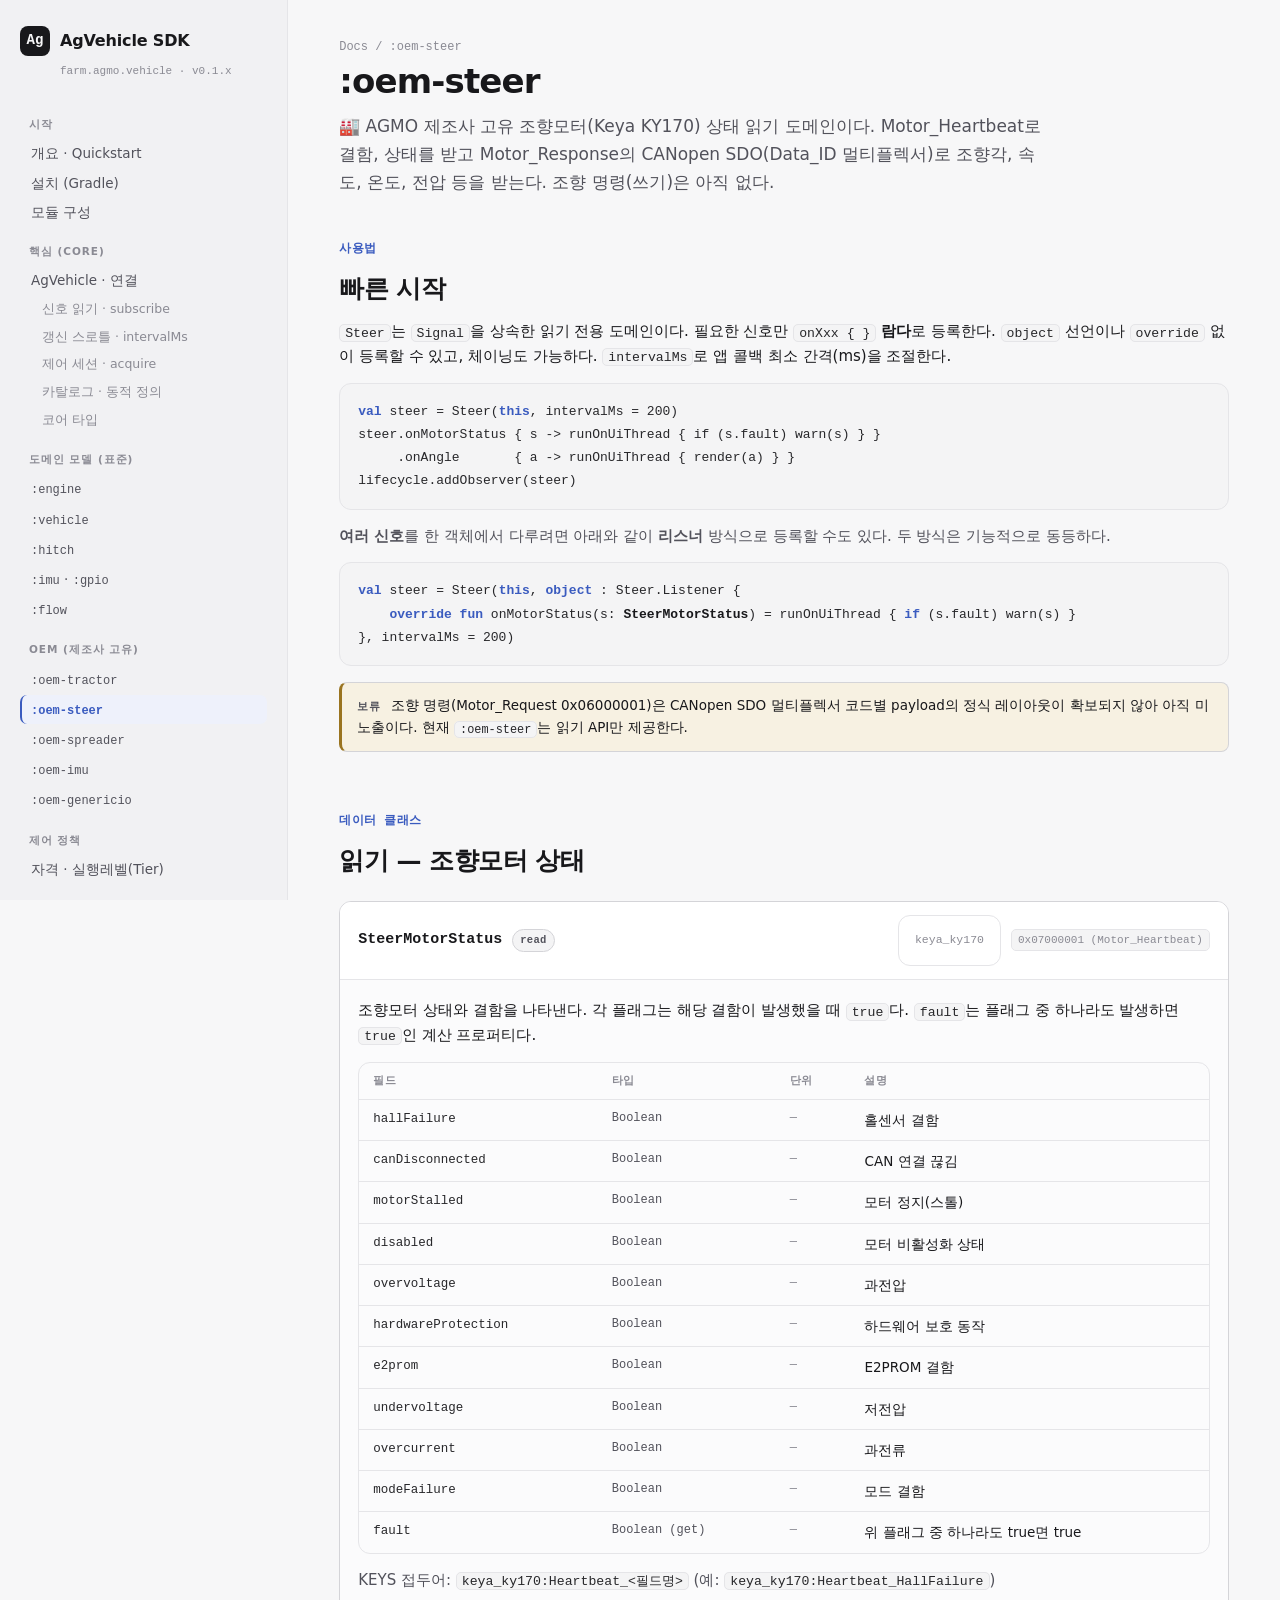
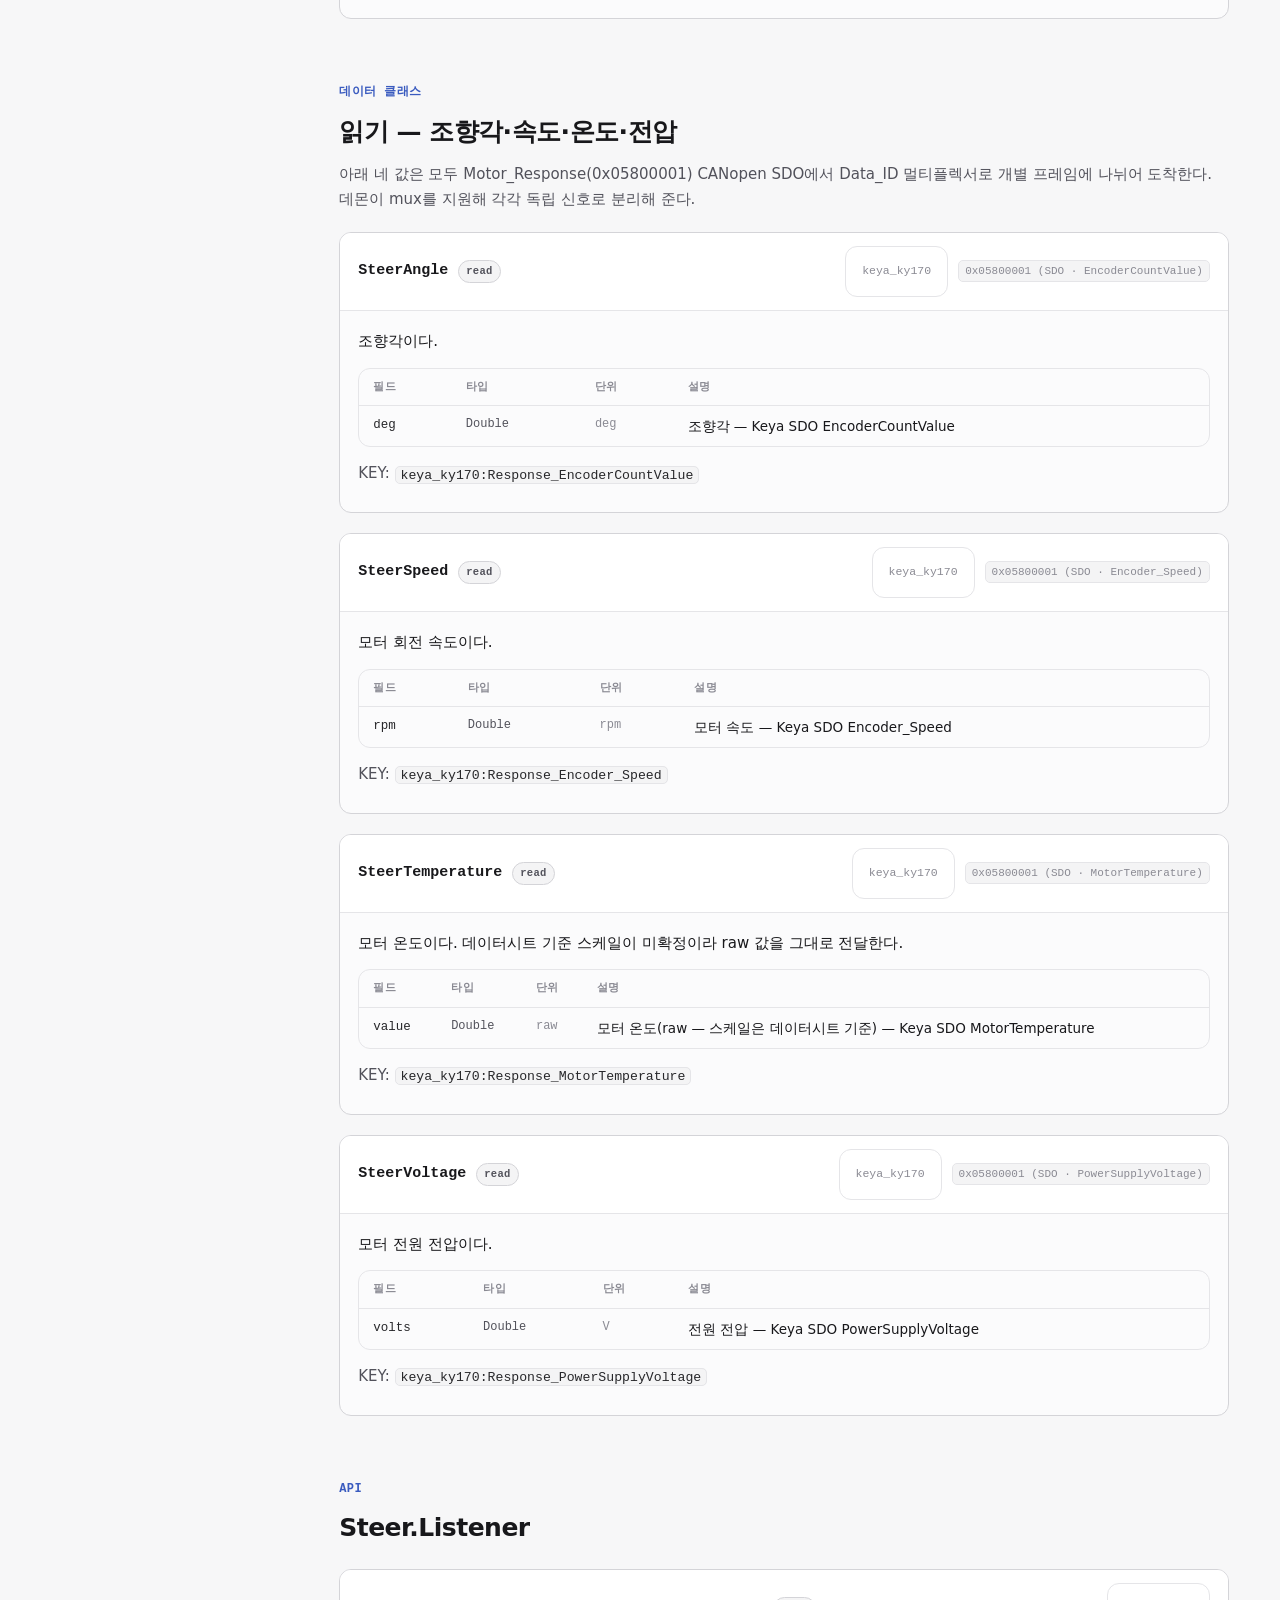
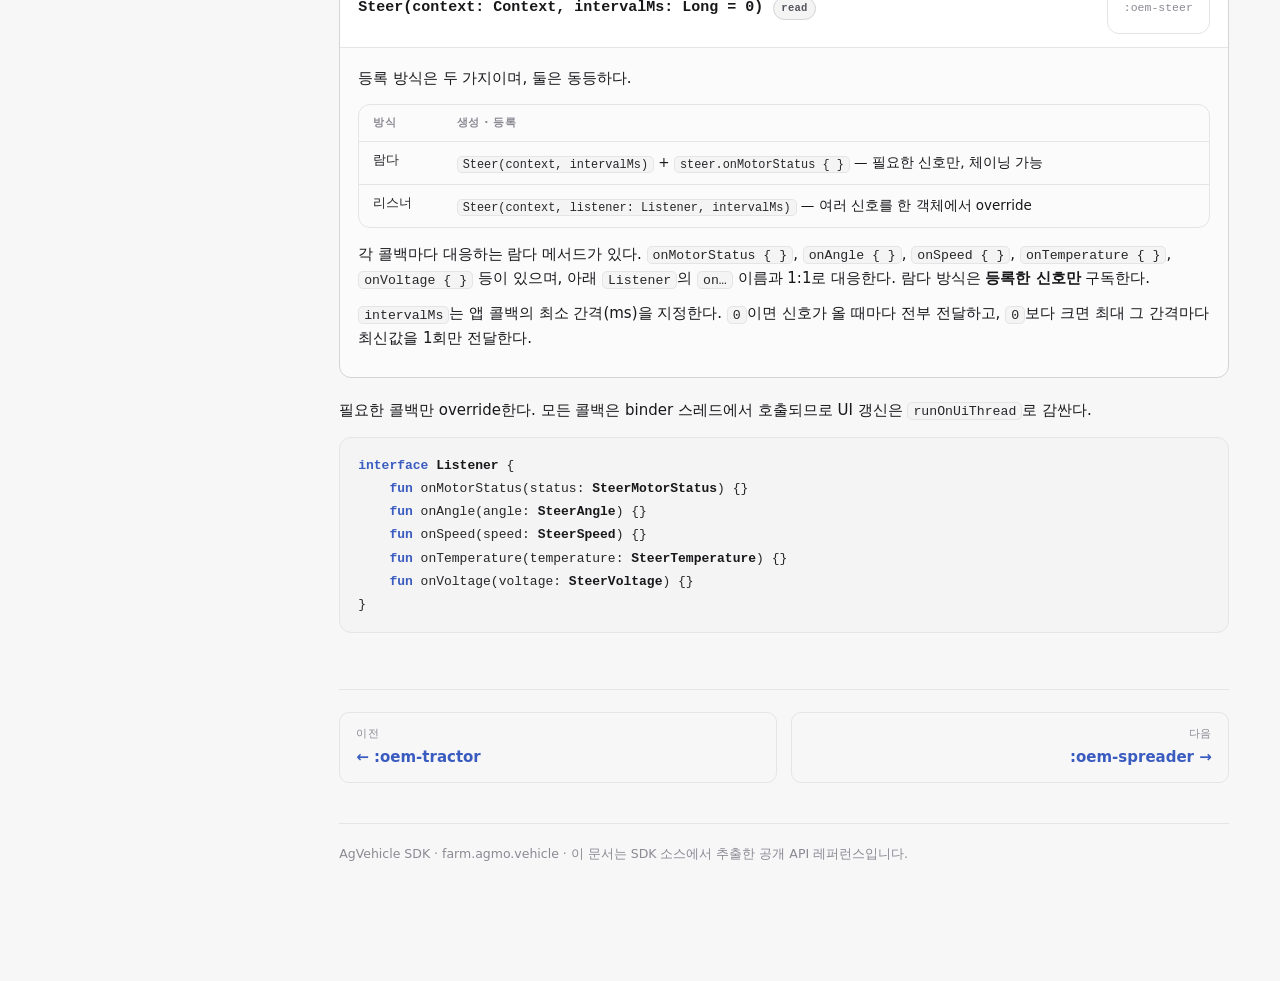
<file: docs/api/oem-steer.html>
<!doctype html>
<html lang="ko">
<head>
<meta charset="utf-8">
<meta name="viewport" content="width=device-width, initial-scale=1">
<title>:oem-steer — AgVehicle SDK Docs</title>
<style>
/* AgVehicle SDK docs — shared stylesheet. Neutral dark/light, no brand hue. */
:root{
  --bg:#f7f7f8; --panel:#ffffff; --sidebar:#f1f1f3; --ink:#18181b; --mut:#52525b;
  --dim:#8a8a93; --line:#e5e5e8; --line2:#d4d4d8; --code-bg:#f4f4f5; --code-ink:#27272a;
  --acc:#3a5bbf; --acc-soft:#eef1fb; --acc-line:#cdd7f2;
  --warn:#9a7420; --warn-soft:#f7f1e2; --danger:#b4544e;
  --str:#9a742b; --sig-bg:#fbfbfc;
  --mono:ui-monospace,"SF Mono",SFMono-Regular,Menlo,"JetBrains Mono",Consolas,monospace;
  --sans:system-ui,-apple-system,"Segoe UI",Roboto,"Helvetica Neue",sans-serif;
}
@media (prefers-color-scheme: dark){
  :root{
    --bg:#0d0d10; --panel:#151519; --sidebar:#101013; --ink:#e9e9ec; --mut:#a1a1aa;
    --dim:#71717a; --line:#26262b; --line2:#35353c; --code-bg:#121216; --code-ink:#d4d4d8;
    --acc:#93a8f0; --acc-soft:#161e33; --acc-line:#2c3a63;
    --warn:#d3b06a; --warn-soft:#221c0e; --danger:#e0736c;
    --str:#cbb079; --sig-bg:#111115;
  }
}
:root[data-theme="light"]{
  --bg:#f7f7f8; --panel:#ffffff; --sidebar:#f1f1f3; --ink:#18181b; --mut:#52525b;
  --dim:#8a8a93; --line:#e5e5e8; --line2:#d4d4d8; --code-bg:#f4f4f5; --code-ink:#27272a;
  --acc:#3a5bbf; --acc-soft:#eef1fb; --acc-line:#cdd7f2;
  --warn:#9a7420; --warn-soft:#f7f1e2; --danger:#b4544e; --str:#9a742b; --sig-bg:#fbfbfc;
}
:root[data-theme="dark"]{
  --bg:#0d0d10; --panel:#151519; --sidebar:#101013; --ink:#e9e9ec; --mut:#a1a1aa;
  --dim:#71717a; --line:#26262b; --line2:#35353c; --code-bg:#121216; --code-ink:#d4d4d8;
  --acc:#93a8f0; --acc-soft:#161e33; --acc-line:#2c3a63;
  --warn:#d3b06a; --warn-soft:#221c0e; --danger:#e0736c; --str:#cbb079; --sig-bg:#111115;
}
*{box-sizing:border-box}
html{scroll-behavior:smooth}
body{margin:0;background:var(--bg);color:var(--ink);font-family:var(--sans);
  font-size:15px;line-height:1.65;-webkit-font-smoothing:antialiased}
a{color:var(--acc);text-decoration:none}
a:hover{text-decoration:underline}
code,kbd{font-family:var(--mono);font-size:.88em}
.mono{font-family:var(--mono)}

/* layout */
.shell{display:grid;grid-template-columns:288px minmax(0,1fr);max-width:1360px;margin:0 auto;min-height:100vh}
.side{position:sticky;top:0;align-self:start;height:100vh;overflow-y:auto;background:var(--sidebar);
  border-right:1px solid var(--line);padding:26px 20px 60px}
.main{padding:0 clamp(20px,4vw,64px) 120px;min-width:0}
@media (max-width:860px){
  .shell{grid-template-columns:1fr}
  .side{position:static;height:auto;border-right:0;border-bottom:1px solid var(--line)}
}

/* sidebar */
.brand{display:flex;align-items:center;gap:10px;margin-bottom:6px}
.brand a{display:flex;align-items:center;gap:10px;color:inherit}
.brand a:hover{text-decoration:none}
.brand .logo{width:30px;height:30px;border-radius:8px;background:var(--ink);color:var(--bg);
  display:grid;place-items:center;font-weight:800;font-size:14px;flex:none;font-family:var(--mono)}
.brand b{font-size:16px;letter-spacing:-.01em}
.ver{color:var(--dim);font-family:var(--mono);font-size:11px;margin:2px 0 20px 40px}
.nav{display:flex;flex-direction:column;gap:1px}
.nav .grp{color:var(--dim);font-size:10.5px;font-weight:700;letter-spacing:.09em;
  text-transform:uppercase;margin:16px 0 5px;padding-left:9px}
.nav a{color:var(--mut);padding:5px 9px;border-radius:7px;font-size:13.5px;
  border-left:2px solid transparent;line-height:1.35}
.nav a:hover{background:var(--panel);color:var(--ink);text-decoration:none}
.nav a.active{color:var(--acc);background:var(--acc-soft);border-left-color:var(--acc);font-weight:600}
.nav a.sub{padding-left:20px;font-size:12.5px;color:var(--dim)}
.nav a .mono{font-size:12px}

/* page header */
.crumb{font-family:var(--mono);font-size:12px;color:var(--dim);margin:38px 0 4px}
.crumb a{color:var(--dim)}
h1{font-size:34px;line-height:1.12;letter-spacing:-.025em;margin:0 0 12px;font-weight:800;text-wrap:balance}
.lead{font-size:17px;color:var(--mut);max-width:66ch;margin:8px 0 0}
.hero{padding:40px 0 30px;border-bottom:1px solid var(--line);margin-bottom:8px}
.hero h1{font-size:38px}
.pathline{display:flex;flex-wrap:wrap;gap:8px;align-items:center;margin-top:22px;font-family:var(--mono);font-size:12.5px;color:var(--mut)}
.pathline .node{background:var(--panel);border:1px solid var(--line2);border-radius:7px;padding:5px 11px;white-space:nowrap}
.pathline .node.hl{border-color:var(--acc-line);background:var(--acc-soft);color:var(--acc);font-weight:600}
.pathline .arw{color:var(--dim)}

/* sections */
section{padding-top:44px}
section>h2,h2{font-size:25px;letter-spacing:-.02em;margin:0 0 6px;font-weight:800;scroll-margin-top:20px}
.kicker{color:var(--acc);font-family:var(--mono);font-size:12px;font-weight:700;letter-spacing:.04em;margin-bottom:8px}
h3{font-size:18px;margin:32px 0 8px;letter-spacing:-.01em;scroll-margin-top:20px}
h4{font-size:13px;margin:22px 0 6px;color:var(--mut);text-transform:uppercase;letter-spacing:.05em}
p{margin:10px 0}
.sub{color:var(--mut)}

/* quickstart steps */
.steps{counter-reset:step;display:flex;flex-direction:column;gap:20px;margin:20px 0}
.step{position:relative;padding-left:46px}
.step::before{counter-increment:step;content:counter(step);position:absolute;left:0;top:-2px;
  width:30px;height:30px;border-radius:8px;background:var(--ink);color:var(--bg);
  display:grid;place-items:center;font-weight:800;font-size:14px;font-family:var(--mono)}
.step h3{margin:2px 0 6px}
.step pre{margin-top:10px}

/* code */
pre{background:var(--code-bg);border:1px solid var(--line);border-radius:12px;padding:16px 18px;
  overflow-x:auto;margin:14px 0;line-height:1.55}
pre code{color:var(--code-ink);font-size:13px}
.tok-k{color:var(--acc);font-weight:600}
.tok-t{color:var(--ink);font-weight:600}
.tok-c{color:var(--dim);font-style:italic}
.tok-s{color:var(--str)}
:not(pre)>code{background:var(--code-bg);border:1px solid var(--line);border-radius:5px;
  padding:.5px 5px;color:var(--code-ink)}

/* signature block */
.sig{background:var(--sig-bg);border:1px solid var(--line2);border-radius:12px;margin:20px 0;overflow:hidden}
.sig>.sig-h{display:flex;align-items:baseline;gap:10px;flex-wrap:wrap;padding:13px 18px;
  border-bottom:1px solid var(--line);background:var(--panel)}
.sig-h .name{font-family:var(--mono);font-size:15px;font-weight:700;color:var(--ink)}
.sig-h .tag{font-family:var(--mono);font-size:10.5px;font-weight:700;padding:2px 7px;border-radius:999px;letter-spacing:.03em;border:1px solid var(--line2)}
.tag.read{color:var(--mut);background:var(--code-bg)}
.tag.ctrl{color:var(--acc);background:var(--acc-soft);border-color:var(--acc-line)}
.tag.oem{color:var(--mut);background:transparent;border-style:dashed}
.tag.enum{color:var(--warn);background:var(--warn-soft);border-color:transparent}
.sig-h .spring{flex:1}
.sig-h .mod{font-family:var(--mono);font-size:11.5px;color:var(--dim)}
.sig-h .pgn{font-family:var(--mono);font-size:11px;color:var(--dim);background:var(--code-bg);border:1px solid var(--line);border-radius:5px;padding:1px 6px}
.sig-body{padding:6px 18px 16px}
.sig-body pre{background:var(--code-bg);margin:12px 0}
.sig-body>p:first-child{margin-top:12px}

/* tables */
table{border-collapse:collapse;width:100%;margin:12px 0;font-size:13.5px}
th,td{text-align:left;padding:8px 12px;border-bottom:1px solid var(--line);vertical-align:top}
th{color:var(--dim);font-size:11px;text-transform:uppercase;letter-spacing:.05em;font-weight:700}
td.p{font-family:var(--mono);color:var(--code-ink);white-space:nowrap;font-size:12.5px}
td .ty,.ty{color:var(--mut);font-family:var(--mono);font-size:12px}
td.u{font-family:var(--mono);color:var(--dim);font-size:12px;white-space:nowrap}
.tblwrap{overflow-x:auto;border:1px solid var(--line);border-radius:12px;margin:14px 0}
.tblwrap table{margin:0}
.tblwrap th,.tblwrap td{padding:9px 14px}
.tblwrap tr:last-child td{border-bottom:0}

/* callouts */
.note{border:1px solid var(--line2);border-left:3px solid var(--mut);background:var(--code-bg);
  border-radius:8px;padding:11px 15px;margin:16px 0;font-size:13.5px}
.note.warn{border-left-color:var(--warn);background:var(--warn-soft)}
.note.info{border-left-color:var(--acc);background:var(--acc-soft)}
.note b{color:var(--ink)}
.note .lbl{font-weight:700;font-size:11px;letter-spacing:.05em;text-transform:uppercase;margin-right:6px;color:var(--mut)}
.note.info .lbl{color:var(--acc)}

/* module grid (index) */
.mods{display:grid;grid-template-columns:repeat(auto-fill,minmax(250px,1fr));gap:14px;margin:18px 0}
.mod{display:block;background:var(--panel);border:1px solid var(--line);border-radius:12px;padding:15px 16px;color:inherit;transition:border-color .12s}
.mod:hover{border-color:var(--acc-line);text-decoration:none}
.mod .co{font-family:var(--mono);font-size:13px;font-weight:700;color:var(--ink)}
.mod .std{font-size:10px;font-weight:700;letter-spacing:.05em;padding:1px 6px;border-radius:999px;margin-left:6px;
  color:var(--mut);background:var(--code-bg);border:1px solid var(--line2)}
.mod .oemb{color:var(--acc);background:var(--acc-soft);border-color:var(--acc-line)}
.mod .d{color:var(--mut);font-size:12.5px;margin-top:6px;line-height:1.5}
.mod .n{font-size:11px;color:var(--dim);margin-top:8px;font-family:var(--mono)}

/* tier ladder */
.ladder{display:flex;flex-direction:column;gap:8px;margin:16px 0}
.rung{display:flex;align-items:center;gap:14px;border:1px solid var(--line2);border-radius:10px;
  padding:12px 16px;background:var(--panel)}
.rung .rk{font-family:var(--mono);font-weight:800;font-size:15px;width:66px;flex:none}
.rung .nm{font-weight:700}
.rung .ds{color:var(--mut);font-size:13px;margin-left:auto;text-align:right}
.rung.safety{border-color:color-mix(in srgb,var(--danger) 45%,var(--line2))}.rung.safety .rk{color:var(--danger)}
.rung.app{border-color:var(--acc-line)}.rung.app .rk{color:var(--acc)}
.rung.system .rk{color:var(--dim)}

/* page nav (prev/next) */
.pagenav{display:flex;justify-content:space-between;gap:14px;margin-top:56px;padding-top:22px;border-top:1px solid var(--line)}
.pagenav a{flex:1;border:1px solid var(--line);border-radius:10px;padding:12px 16px;color:inherit}
.pagenav a:hover{border-color:var(--acc-line);text-decoration:none}
.pagenav .lb{font-size:11px;color:var(--dim);text-transform:uppercase;letter-spacing:.05em}
.pagenav .tt{font-weight:700;color:var(--acc);margin-top:2px}
.pagenav .next{text-align:right}

.pill{display:inline-block;font-family:var(--mono);font-size:11px;color:var(--acc);
  background:var(--acc-soft);border:1px solid var(--acc-line);border-radius:999px;padding:1px 8px}
.foot{margin-top:40px;padding-top:20px;border-top:1px solid var(--line);color:var(--dim);font-size:12.5px}
:target{scroll-margin-top:16px}
::selection{background:var(--acc-soft)}

</style>
</head>
<body>
<div class="shell">
<aside class="side">
  <div class="brand"><a href="index.html"><span class="logo">Ag</span><b>AgVehicle SDK</b></a></div>
  <div class="ver">farm.agmo.vehicle · v0.1.x</div>
  <nav class="nav">
    <div class="grp">시작</div>
    <a href="index.html">개요 · Quickstart</a>
    <a href="index.html#install">설치 (Gradle)</a>
    <a href="index.html#modules">모듈 구성</a>
    <div class="grp">핵심 (core)</div>
    <a href="core.html">AgVehicle · 연결</a>
    <a class="sub" href="core.html#reading">신호 읽기 · subscribe</a>
    <a class="sub" href="core.html#throttle">갱신 스로틀 · intervalMs</a>
    <a class="sub" href="core.html#control">제어 세션 · acquire</a>
    <a class="sub" href="core.html#catalog">카탈로그 · 동적 정의</a>
    <a class="sub" href="core.html#types">코어 타입</a>
    <div class="grp">도메인 모델 (표준)</div>
    <a href="engine.html"><span class="mono">:engine</span></a>
    <a href="vehicle.html"><span class="mono">:vehicle</span></a>
    <a href="hitch.html"><span class="mono">:hitch</span></a>
    <a href="imu.html"><span class="mono">:imu</span> · <span class="mono">:gpio</span></a>
    <a href="flow.html"><span class="mono">:flow</span></a>
    <div class="grp">OEM (제조사 고유)</div>
    <a href="oem-tractor.html"><span class="mono">:oem-tractor</span></a>
    <a class="active" href="oem-steer.html"><span class="mono">:oem-steer</span></a>
    <a href="oem-spreader.html"><span class="mono">:oem-spreader</span></a>
    <a href="oem-imu.html"><span class="mono">:oem-imu</span></a>
    <a href="oem-genericio.html"><span class="mono">:oem-genericio</span></a>
    <div class="grp">제어 정책</div>
    <a href="policy.html">자격 · 실행레벨(Tier)</a>
  </nav>
</aside>

<main class="main">
  <div class="crumb"><a href="index.html">Docs</a> / :oem-steer</div>
  <h1>:oem-steer</h1>
  <p class="lead">🏭 AGMO 제조사 고유 조향모터(Keya KY170) 상태 읽기 도메인이다. Motor_Heartbeat로 결함, 상태를 받고 Motor_Response의 CANopen SDO(Data_ID 멀티플렉서)로 조향각, 속도, 온도, 전압 등을 받는다. 조향 명령(쓰기)은 아직 없다.</p>

  <section id="quickstart">
    <div class="kicker">사용법</div>
    <h2>빠른 시작</h2>
    <p><code>Steer</code>는 <code>Signal</code>을 상속한 읽기 전용 도메인이다. 필요한 신호만 <code>onXxx { }</code> <b>람다</b>로 등록한다. <code>object</code> 선언이나 <code>override</code> 없이 등록할 수 있고, 체이닝도 가능하다. <code>intervalMs</code>로 앱 콜백 최소 간격(ms)을 조절한다.</p>
<pre><code><span class="tok-k">val</span> steer = Steer(<span class="tok-k">this</span>, intervalMs = 200)
steer.onMotorStatus { s -> runOnUiThread { if (s.fault) warn(s) } }
     .onAngle       { a -> runOnUiThread { render(a) } }
lifecycle.addObserver(steer)</code></pre>
    <p class="sub"><b>여러 신호</b>를 한 객체에서 다루려면 아래와 같이 <b>리스너</b> 방식으로 등록할 수도 있다. 두 방식은 기능적으로 동등하다.</p>
<pre><code><span class="tok-k">val</span> steer = Steer(<span class="tok-k">this</span>, <span class="tok-k">object</span> : Steer.Listener {
    <span class="tok-k">override fun</span> onMotorStatus(s: <span class="tok-t">SteerMotorStatus</span>) = runOnUiThread { <span class="tok-k">if</span> (s.fault) warn(s) }
}, intervalMs = 200)</code></pre>
    <div class="note warn"><span class="lbl">보류</span> 조향 명령(Motor_Request 0x06000001)은 CANopen SDO 멀티플렉서 코드별 payload의 정식 레이아웃이 확보되지 않아 아직 미노출이다. 현재 <code>:oem-steer</code>는 읽기 API만 제공한다.</div>
  </section>

  <section id="read">
    <div class="kicker">데이터 클래스</div>
    <h2>읽기 — 조향모터 상태</h2>

    <div class="sig" id="steer-motor-status">
      <div class="sig-h">
        <span class="name">SteerMotorStatus</span>
        <span class="tag read">read</span>
        <span class="spring"></span>
        <span class="mod">keya_ky170</span>
        <span class="pgn">0x07000001 (Motor_Heartbeat)</span>
      </div>
      <div class="sig-body">
        <p>조향모터 상태와 결함을 나타낸다. 각 플래그는 해당 결함이 발생했을 때 <code>true</code>다. <code>fault</code>는 플래그 중 하나라도 발생하면 <code>true</code>인 계산 프로퍼티다.</p>
        <div class="tblwrap"><table>
          <tr><th>필드</th><th>타입</th><th>단위</th><th>설명</th></tr>
          <tr><td class="p">hallFailure</td><td class="ty">Boolean</td><td class="u">—</td><td>홀센서 결함</td></tr>
          <tr><td class="p">canDisconnected</td><td class="ty">Boolean</td><td class="u">—</td><td>CAN 연결 끊김</td></tr>
          <tr><td class="p">motorStalled</td><td class="ty">Boolean</td><td class="u">—</td><td>모터 정지(스톨)</td></tr>
          <tr><td class="p">disabled</td><td class="ty">Boolean</td><td class="u">—</td><td>모터 비활성화 상태</td></tr>
          <tr><td class="p">overvoltage</td><td class="ty">Boolean</td><td class="u">—</td><td>과전압</td></tr>
          <tr><td class="p">hardwareProtection</td><td class="ty">Boolean</td><td class="u">—</td><td>하드웨어 보호 동작</td></tr>
          <tr><td class="p">e2prom</td><td class="ty">Boolean</td><td class="u">—</td><td>E2PROM 결함</td></tr>
          <tr><td class="p">undervoltage</td><td class="ty">Boolean</td><td class="u">—</td><td>저전압</td></tr>
          <tr><td class="p">overcurrent</td><td class="ty">Boolean</td><td class="u">—</td><td>과전류</td></tr>
          <tr><td class="p">modeFailure</td><td class="ty">Boolean</td><td class="u">—</td><td>모드 결함</td></tr>
          <tr><td class="p">fault</td><td class="ty">Boolean (get)</td><td class="u">—</td><td>위 플래그 중 하나라도 true면 true</td></tr>
        </table></div>
        <p class="sub">KEYS 접두어: <code>keya_ky170:Heartbeat_&lt;필드명&gt;</code> (예: <code>keya_ky170:Heartbeat_HallFailure</code>)</p>
      </div>
    </div>
  </section>

  <section id="read-response">
    <div class="kicker">데이터 클래스</div>
    <h2>읽기 — 조향각·속도·온도·전압</h2>
    <p class="sub">아래 네 값은 모두 Motor_Response(0x05800001) CANopen SDO에서 Data_ID 멀티플렉서로 개별 프레임에 나뉘어 도착한다. 데몬이 mux를 지원해 각각 독립 신호로 분리해 준다.</p>

    <div class="sig">
      <div class="sig-h">
        <span class="name">SteerAngle</span>
        <span class="tag read">read</span>
        <span class="spring"></span>
        <span class="mod">keya_ky170</span>
        <span class="pgn">0x05800001 (SDO · EncoderCountValue)</span>
      </div>
      <div class="sig-body">
        <p>조향각이다.</p>
        <div class="tblwrap"><table>
          <tr><th>필드</th><th>타입</th><th>단위</th><th>설명</th></tr>
          <tr><td class="p">deg</td><td class="ty">Double</td><td class="u">deg</td><td>조향각 — Keya SDO EncoderCountValue</td></tr>
        </table></div>
        <p class="sub">KEY: <code>keya_ky170:Response_EncoderCountValue</code></p>
      </div>
    </div>

    <div class="sig">
      <div class="sig-h">
        <span class="name">SteerSpeed</span>
        <span class="tag read">read</span>
        <span class="spring"></span>
        <span class="mod">keya_ky170</span>
        <span class="pgn">0x05800001 (SDO · Encoder_Speed)</span>
      </div>
      <div class="sig-body">
        <p>모터 회전 속도이다.</p>
        <div class="tblwrap"><table>
          <tr><th>필드</th><th>타입</th><th>단위</th><th>설명</th></tr>
          <tr><td class="p">rpm</td><td class="ty">Double</td><td class="u">rpm</td><td>모터 속도 — Keya SDO Encoder_Speed</td></tr>
        </table></div>
        <p class="sub">KEY: <code>keya_ky170:Response_Encoder_Speed</code></p>
      </div>
    </div>

    <div class="sig">
      <div class="sig-h">
        <span class="name">SteerTemperature</span>
        <span class="tag read">read</span>
        <span class="spring"></span>
        <span class="mod">keya_ky170</span>
        <span class="pgn">0x05800001 (SDO · MotorTemperature)</span>
      </div>
      <div class="sig-body">
        <p>모터 온도이다. 데이터시트 기준 스케일이 미확정이라 raw 값을 그대로 전달한다.</p>
        <div class="tblwrap"><table>
          <tr><th>필드</th><th>타입</th><th>단위</th><th>설명</th></tr>
          <tr><td class="p">value</td><td class="ty">Double</td><td class="u">raw</td><td>모터 온도(raw — 스케일은 데이터시트 기준) — Keya SDO MotorTemperature</td></tr>
        </table></div>
        <p class="sub">KEY: <code>keya_ky170:Response_MotorTemperature</code></p>
      </div>
    </div>

    <div class="sig">
      <div class="sig-h">
        <span class="name">SteerVoltage</span>
        <span class="tag read">read</span>
        <span class="spring"></span>
        <span class="mod">keya_ky170</span>
        <span class="pgn">0x05800001 (SDO · PowerSupplyVoltage)</span>
      </div>
      <div class="sig-body">
        <p>모터 전원 전압이다.</p>
        <div class="tblwrap"><table>
          <tr><th>필드</th><th>타입</th><th>단위</th><th>설명</th></tr>
          <tr><td class="p">volts</td><td class="ty">Double</td><td class="u">V</td><td>전원 전압 — Keya SDO PowerSupplyVoltage</td></tr>
        </table></div>
        <p class="sub">KEY: <code>keya_ky170:Response_PowerSupplyVoltage</code></p>
      </div>
    </div>
  </section>

  <section id="listener">
    <div class="kicker">API</div>
    <h2>Steer.Listener</h2>
    <div class="sig">
      <div class="sig-h">
        <span class="name">Steer(context: Context, intervalMs: Long = 0)</span>
        <span class="tag read">read</span>
        <span class="spring"></span>
        <span class="mod">:oem-steer</span>
      </div>
      <div class="sig-body">
        <p>등록 방식은 두 가지이며, 둘은 동등하다.</p>
        <div class="tblwrap"><table>
          <tr><th>방식</th><th>생성 · 등록</th></tr>
          <tr><td class="p">람다</td><td><code>Steer(context, intervalMs)</code> + <code>steer.onMotorStatus { }</code> — 필요한 신호만, 체이닝 가능</td></tr>
          <tr><td class="p">리스너</td><td><code>Steer(context, listener: Listener, intervalMs)</code> — 여러 신호를 한 객체에서 override</td></tr>
        </table></div>
        <p>각 콜백마다 대응하는 람다 메서드가 있다. <code>onMotorStatus { }</code>, <code>onAngle { }</code>, <code>onSpeed { }</code>, <code>onTemperature { }</code>, <code>onVoltage { }</code> 등이 있으며, 아래 <code>Listener</code>의 <code>on…</code> 이름과 1:1로 대응한다. 람다 방식은 <b>등록한 신호만</b> 구독한다.</p>
        <p><code>intervalMs</code>는 앱 콜백의 최소 간격(ms)을 지정한다. <code>0</code>이면 신호가 올 때마다 전부 전달하고, <code>0</code>보다 크면 최대 그 간격마다 최신값을 1회만 전달한다.</p>
      </div>
    </div>
    <p>필요한 콜백만 override한다. 모든 콜백은 binder 스레드에서 호출되므로 UI 갱신은 <code>runOnUiThread</code>로 감싼다.</p>
<pre><code><span class="tok-k">interface</span> <span class="tok-t">Listener</span> {
    <span class="tok-k">fun</span> onMotorStatus(status: <span class="tok-t">SteerMotorStatus</span>) {}
    <span class="tok-k">fun</span> onAngle(angle: <span class="tok-t">SteerAngle</span>) {}
    <span class="tok-k">fun</span> onSpeed(speed: <span class="tok-t">SteerSpeed</span>) {}
    <span class="tok-k">fun</span> onTemperature(temperature: <span class="tok-t">SteerTemperature</span>) {}
    <span class="tok-k">fun</span> onVoltage(voltage: <span class="tok-t">SteerVoltage</span>) {}
}</code></pre>
  </section>

  <div class="pagenav">
    <a href="oem-tractor.html"><div class="lb">이전</div><div class="tt">← :oem-tractor</div></a>
    <a class="next" href="oem-spreader.html"><div class="lb">다음</div><div class="tt">:oem-spreader →</div></a>
  </div>
  <div class="foot">AgVehicle SDK · farm.agmo.vehicle · 이 문서는 SDK 소스에서 추출한 공개 API 레퍼런스입니다.</div>
</main>
</div>
</body>
</html>
</file>
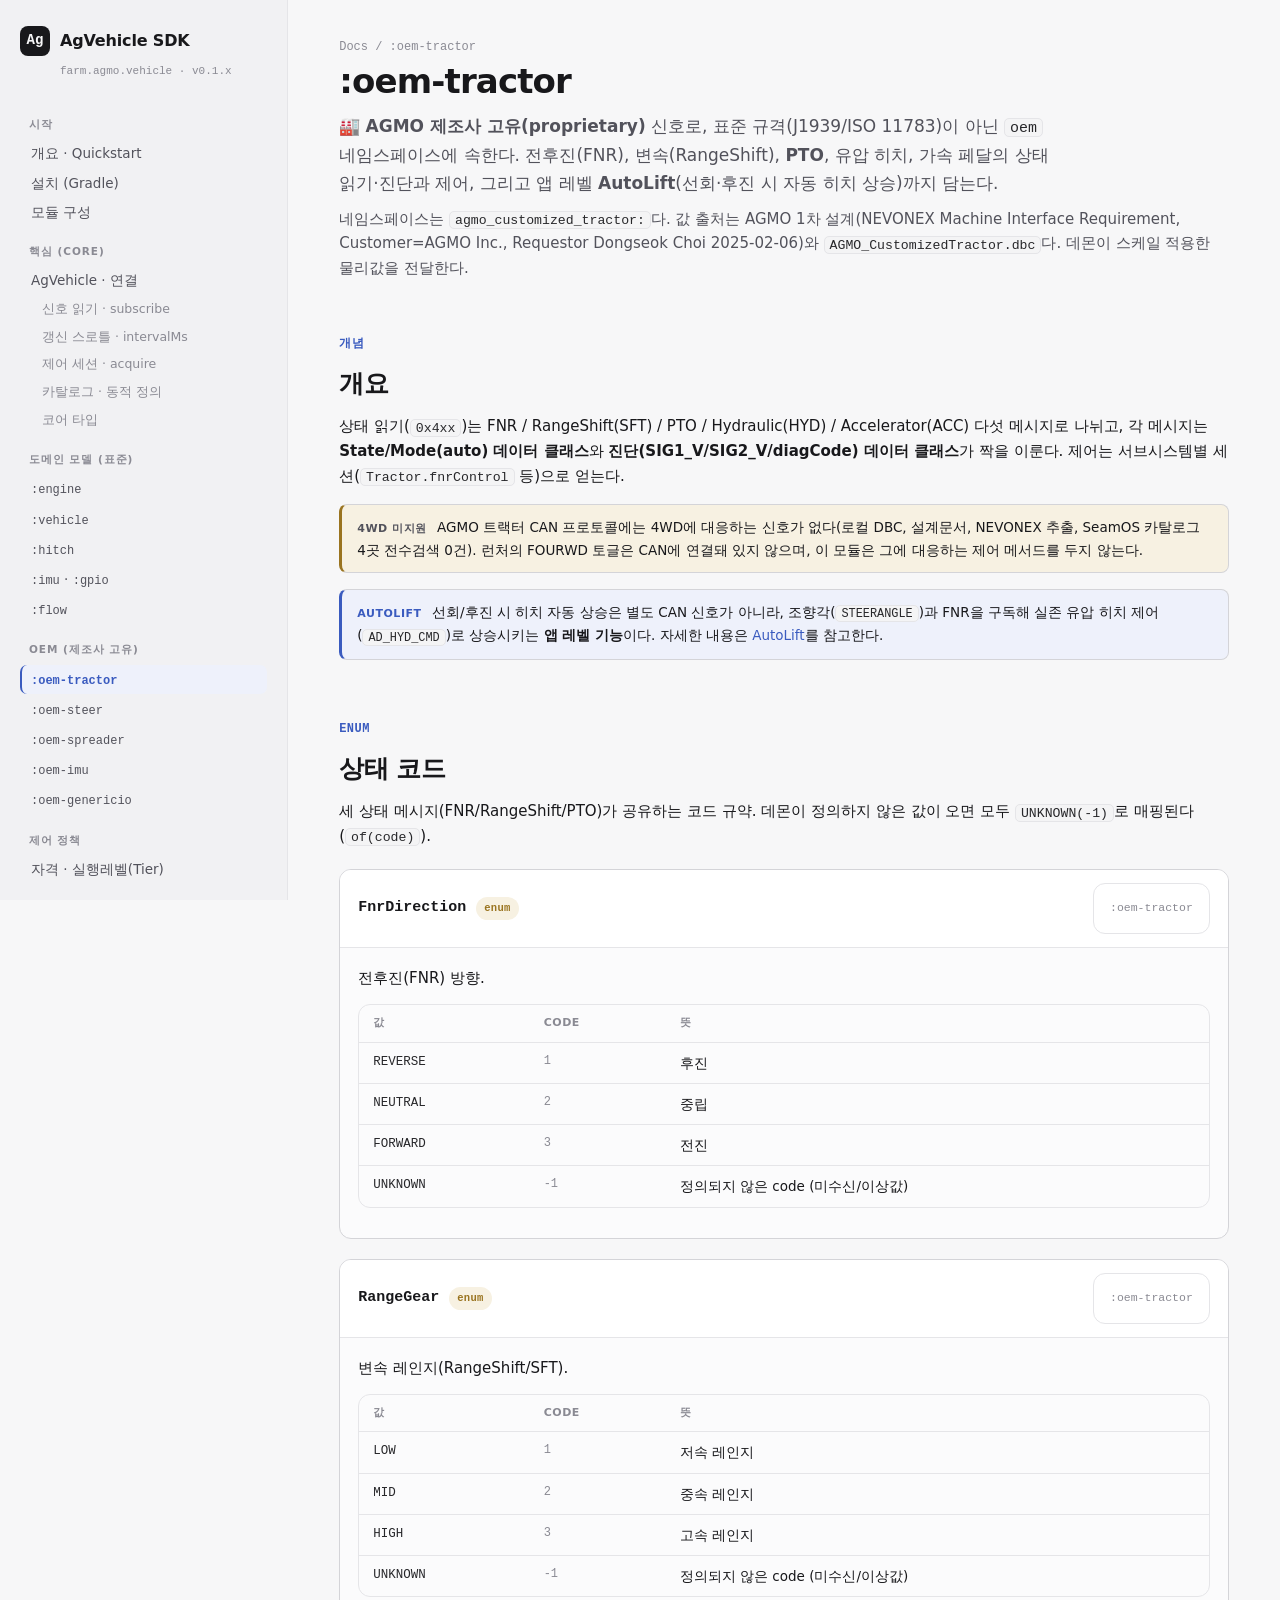
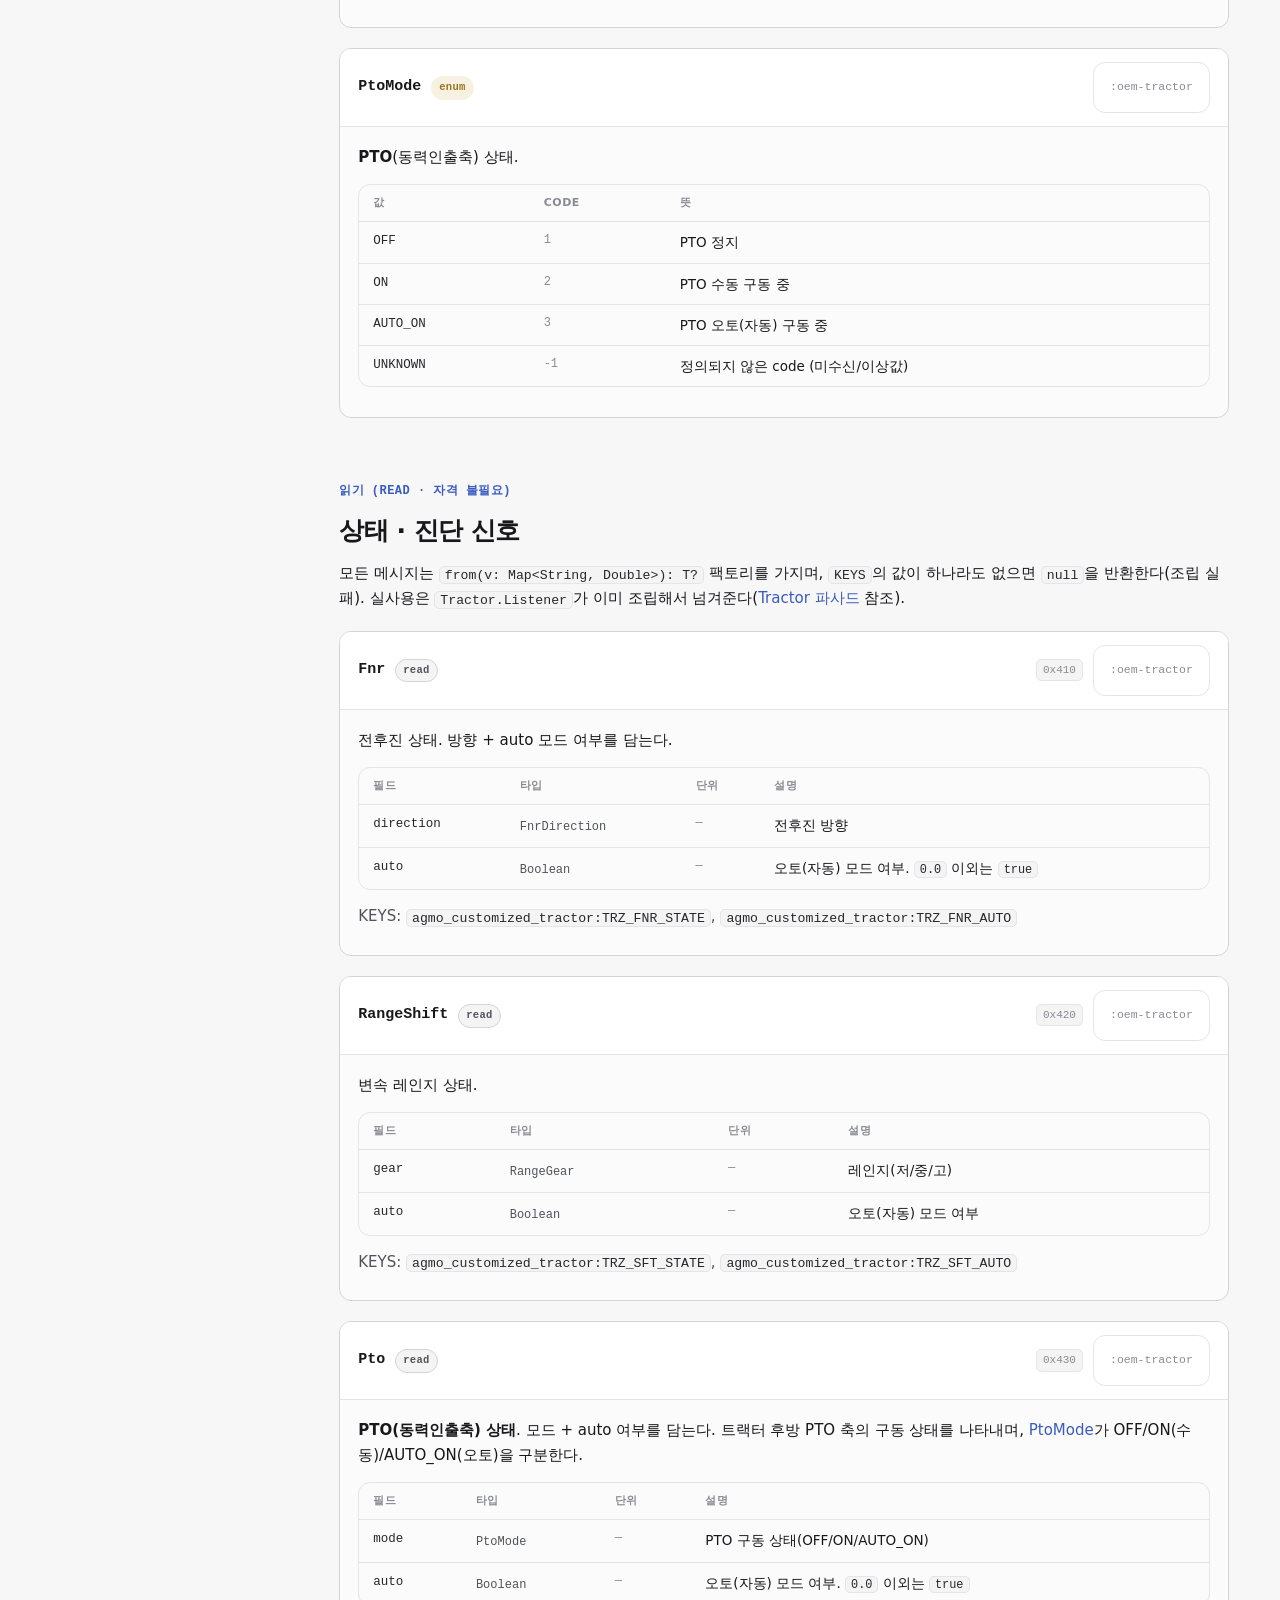
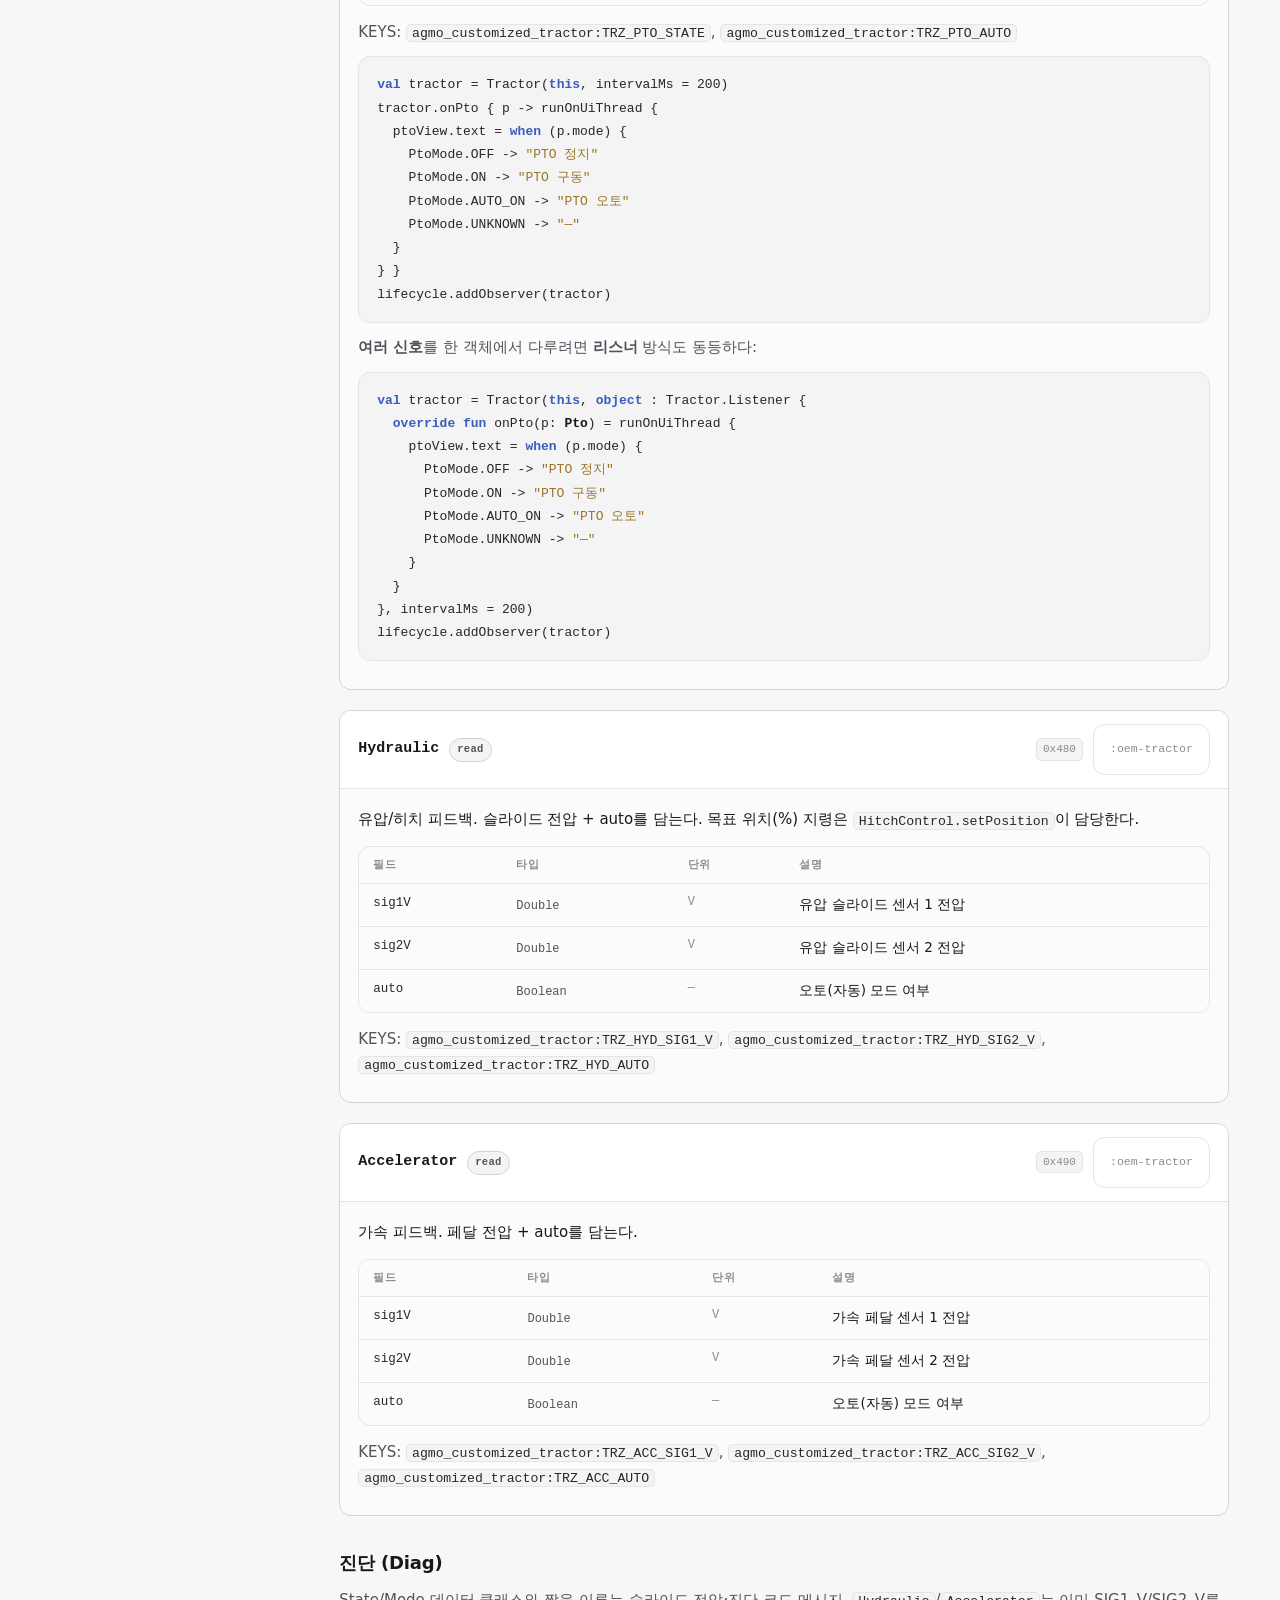
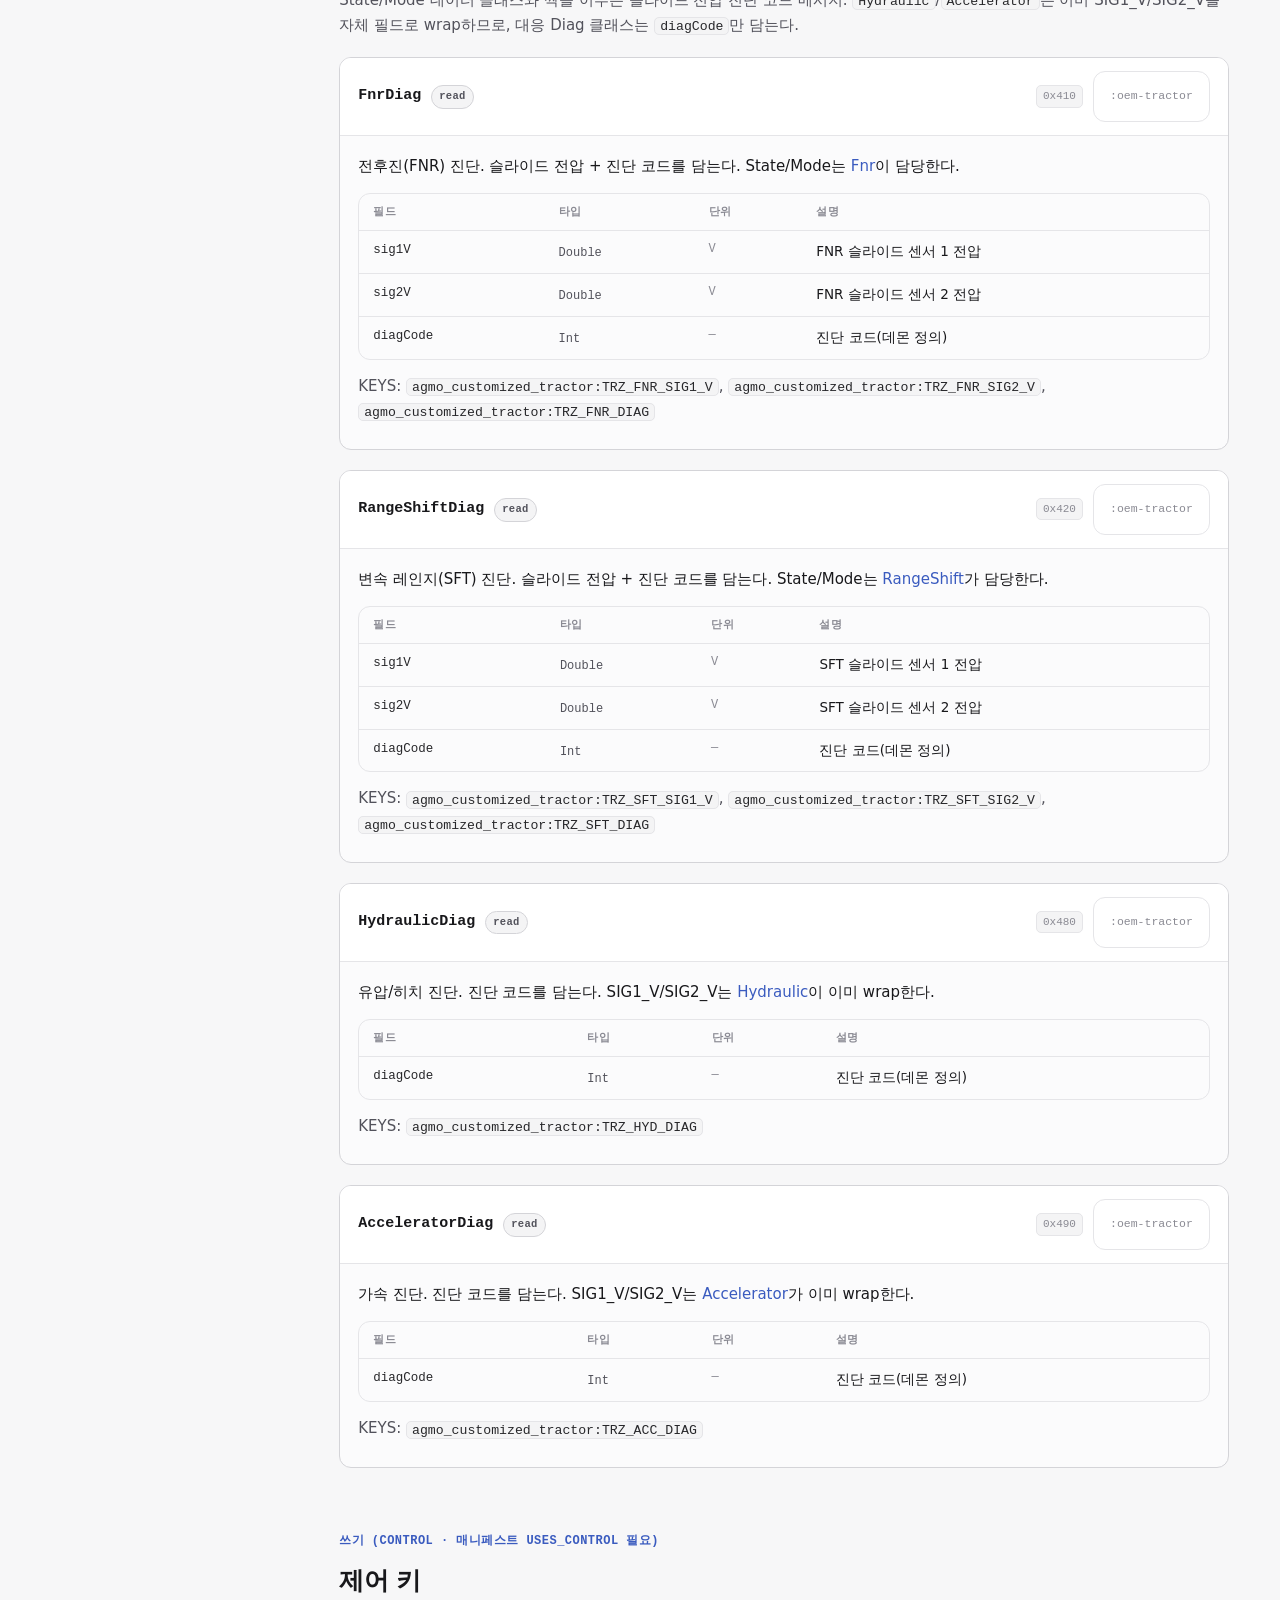
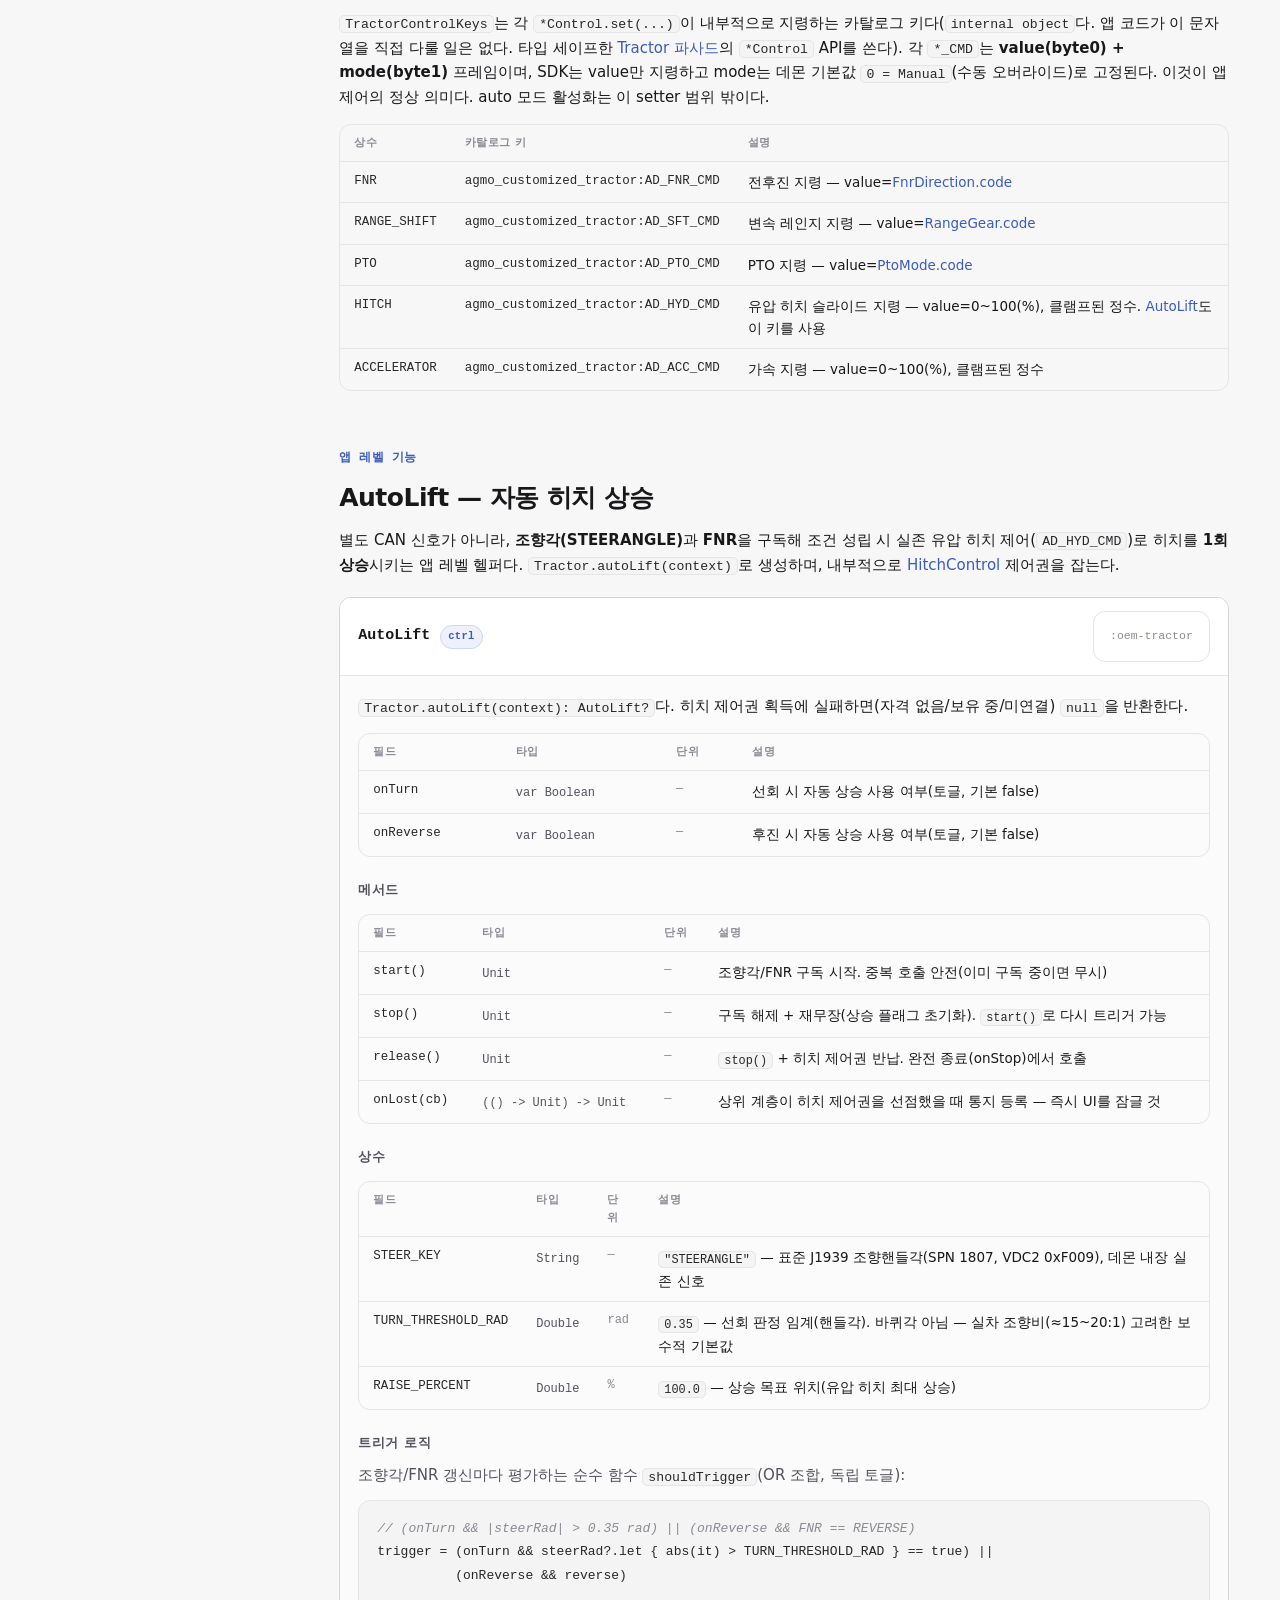
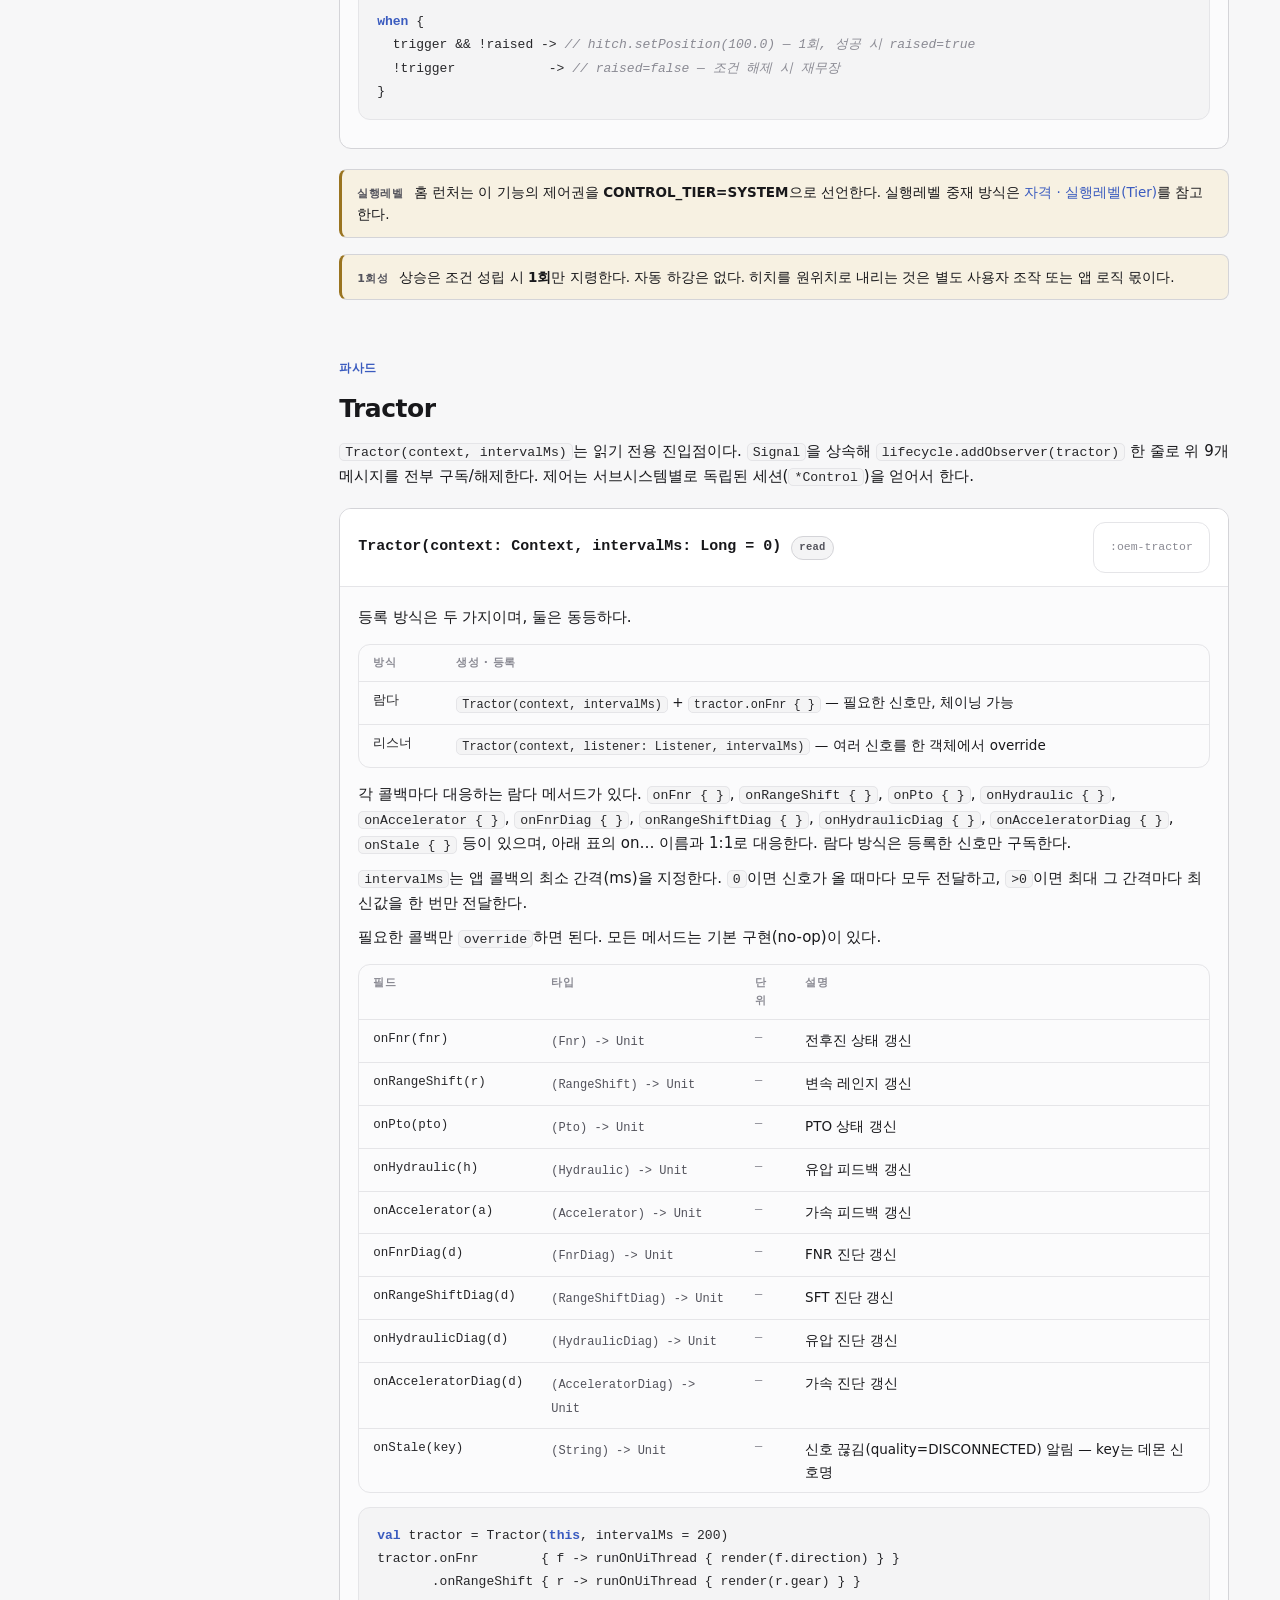
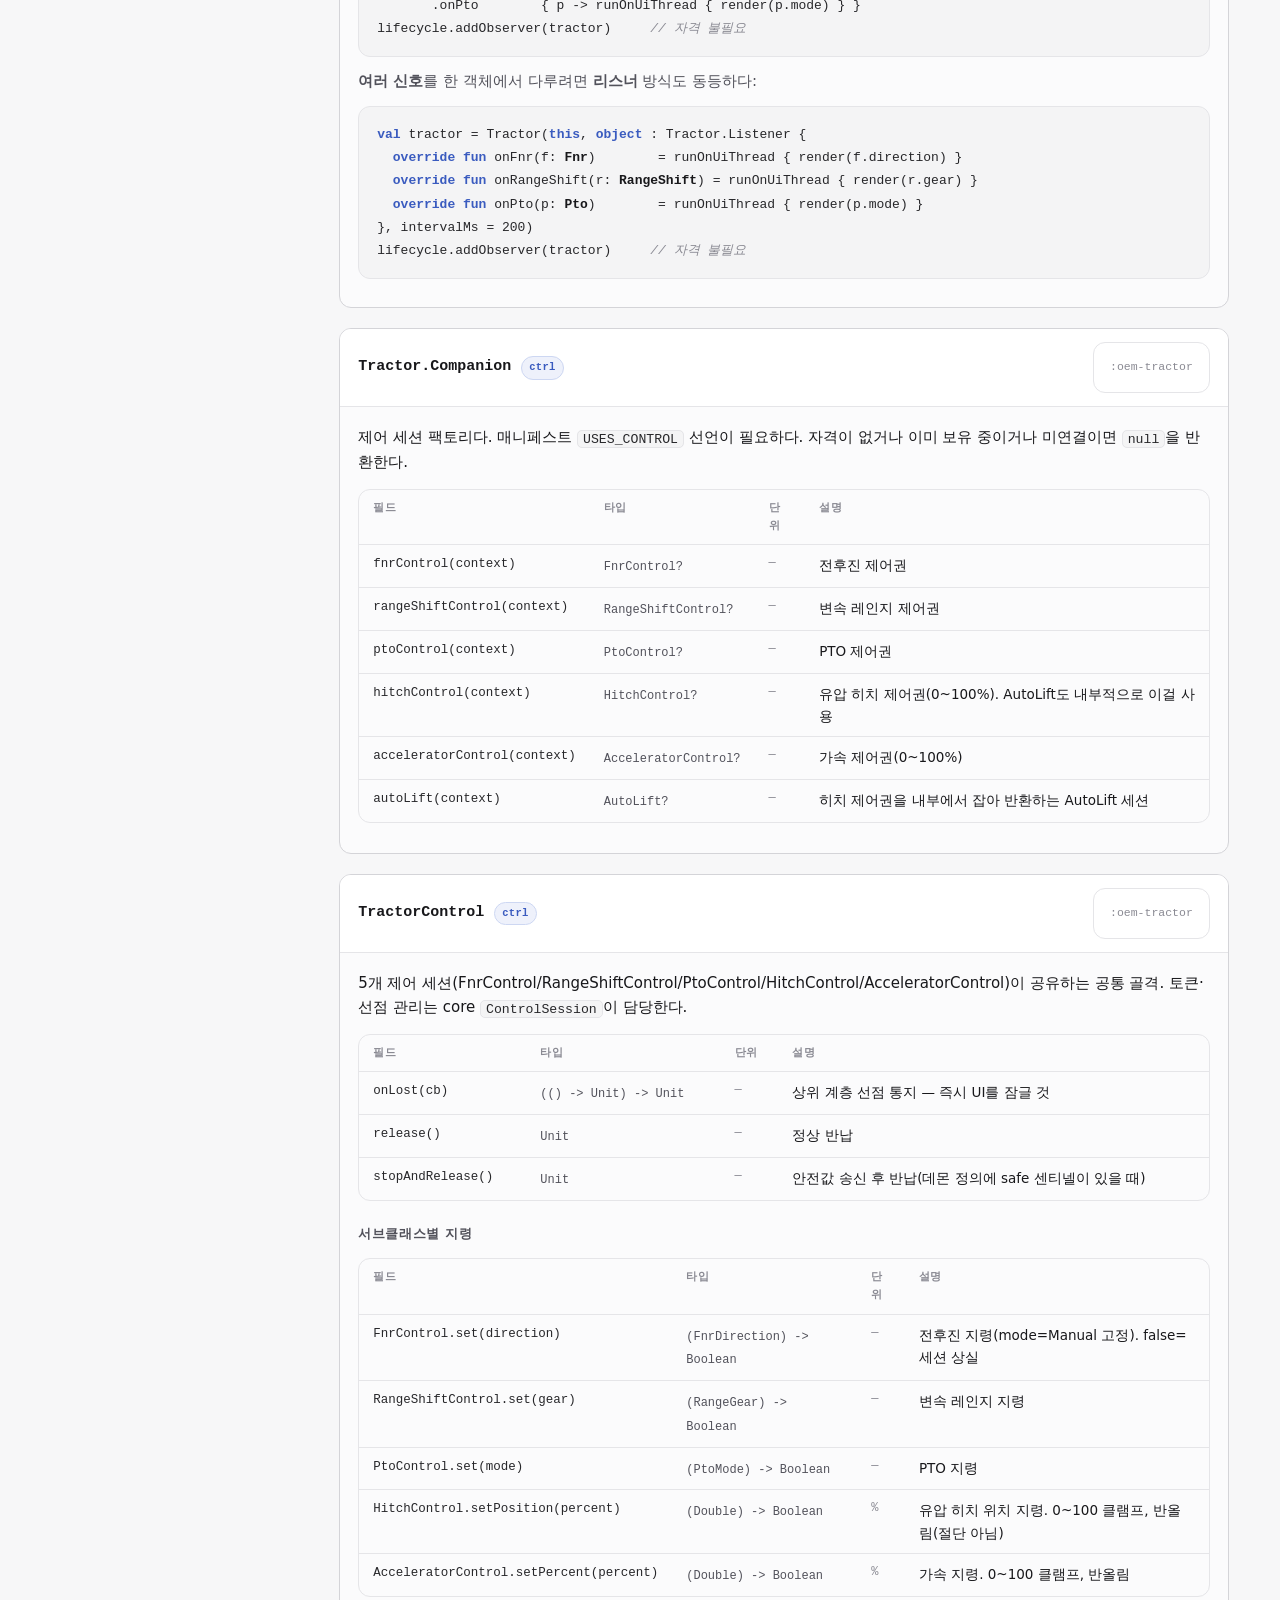
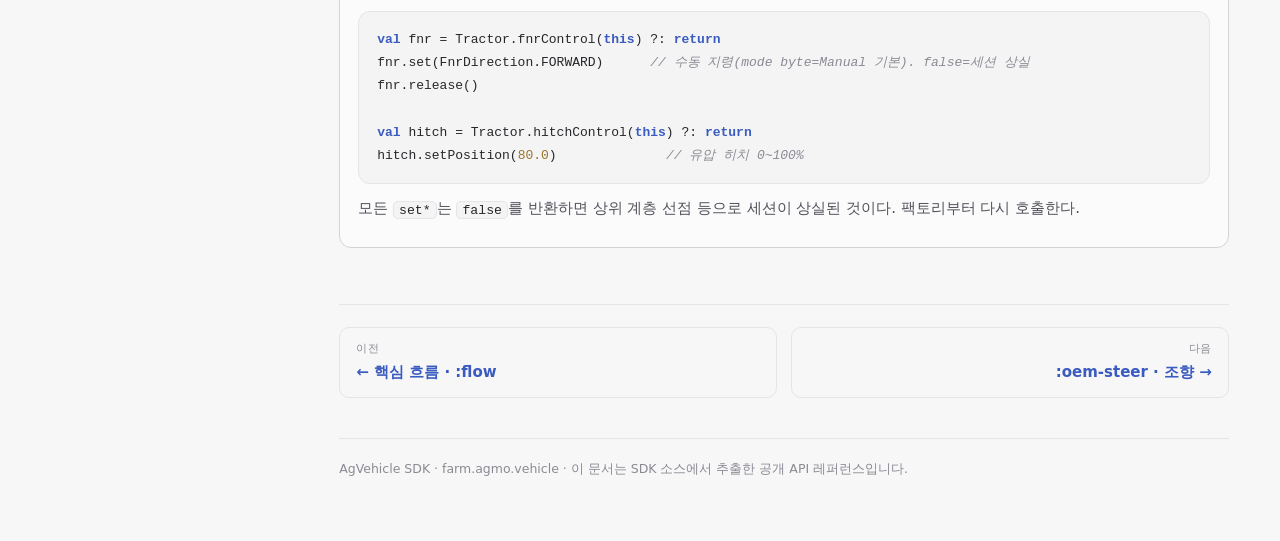
<file: docs/api/oem-tractor.html>
<!doctype html>
<html lang="ko">
<head>
<meta charset="utf-8">
<meta name="viewport" content="width=device-width, initial-scale=1">
<title>:oem-tractor · AgVehicle SDK</title>
<style>
/* AgVehicle SDK docs — shared stylesheet. Neutral dark/light, no brand hue. */
:root{
  --bg:#f7f7f8; --panel:#ffffff; --sidebar:#f1f1f3; --ink:#18181b; --mut:#52525b;
  --dim:#8a8a93; --line:#e5e5e8; --line2:#d4d4d8; --code-bg:#f4f4f5; --code-ink:#27272a;
  --acc:#3a5bbf; --acc-soft:#eef1fb; --acc-line:#cdd7f2;
  --warn:#9a7420; --warn-soft:#f7f1e2; --danger:#b4544e;
  --str:#9a742b; --sig-bg:#fbfbfc;
  --mono:ui-monospace,"SF Mono",SFMono-Regular,Menlo,"JetBrains Mono",Consolas,monospace;
  --sans:system-ui,-apple-system,"Segoe UI",Roboto,"Helvetica Neue",sans-serif;
}
@media (prefers-color-scheme: dark){
  :root{
    --bg:#0d0d10; --panel:#151519; --sidebar:#101013; --ink:#e9e9ec; --mut:#a1a1aa;
    --dim:#71717a; --line:#26262b; --line2:#35353c; --code-bg:#121216; --code-ink:#d4d4d8;
    --acc:#93a8f0; --acc-soft:#161e33; --acc-line:#2c3a63;
    --warn:#d3b06a; --warn-soft:#221c0e; --danger:#e0736c;
    --str:#cbb079; --sig-bg:#111115;
  }
}
:root[data-theme="light"]{
  --bg:#f7f7f8; --panel:#ffffff; --sidebar:#f1f1f3; --ink:#18181b; --mut:#52525b;
  --dim:#8a8a93; --line:#e5e5e8; --line2:#d4d4d8; --code-bg:#f4f4f5; --code-ink:#27272a;
  --acc:#3a5bbf; --acc-soft:#eef1fb; --acc-line:#cdd7f2;
  --warn:#9a7420; --warn-soft:#f7f1e2; --danger:#b4544e; --str:#9a742b; --sig-bg:#fbfbfc;
}
:root[data-theme="dark"]{
  --bg:#0d0d10; --panel:#151519; --sidebar:#101013; --ink:#e9e9ec; --mut:#a1a1aa;
  --dim:#71717a; --line:#26262b; --line2:#35353c; --code-bg:#121216; --code-ink:#d4d4d8;
  --acc:#93a8f0; --acc-soft:#161e33; --acc-line:#2c3a63;
  --warn:#d3b06a; --warn-soft:#221c0e; --danger:#e0736c; --str:#cbb079; --sig-bg:#111115;
}
*{box-sizing:border-box}
html{scroll-behavior:smooth}
body{margin:0;background:var(--bg);color:var(--ink);font-family:var(--sans);
  font-size:15px;line-height:1.65;-webkit-font-smoothing:antialiased}
a{color:var(--acc);text-decoration:none}
a:hover{text-decoration:underline}
code,kbd{font-family:var(--mono);font-size:.88em}
.mono{font-family:var(--mono)}

/* layout */
.shell{display:grid;grid-template-columns:288px minmax(0,1fr);max-width:1360px;margin:0 auto;min-height:100vh}
.side{position:sticky;top:0;align-self:start;height:100vh;overflow-y:auto;background:var(--sidebar);
  border-right:1px solid var(--line);padding:26px 20px 60px}
.main{padding:0 clamp(20px,4vw,64px) 120px;min-width:0}
@media (max-width:860px){
  .shell{grid-template-columns:1fr}
  .side{position:static;height:auto;border-right:0;border-bottom:1px solid var(--line)}
}

/* sidebar */
.brand{display:flex;align-items:center;gap:10px;margin-bottom:6px}
.brand a{display:flex;align-items:center;gap:10px;color:inherit}
.brand a:hover{text-decoration:none}
.brand .logo{width:30px;height:30px;border-radius:8px;background:var(--ink);color:var(--bg);
  display:grid;place-items:center;font-weight:800;font-size:14px;flex:none;font-family:var(--mono)}
.brand b{font-size:16px;letter-spacing:-.01em}
.ver{color:var(--dim);font-family:var(--mono);font-size:11px;margin:2px 0 20px 40px}
.nav{display:flex;flex-direction:column;gap:1px}
.nav .grp{color:var(--dim);font-size:10.5px;font-weight:700;letter-spacing:.09em;
  text-transform:uppercase;margin:16px 0 5px;padding-left:9px}
.nav a{color:var(--mut);padding:5px 9px;border-radius:7px;font-size:13.5px;
  border-left:2px solid transparent;line-height:1.35}
.nav a:hover{background:var(--panel);color:var(--ink);text-decoration:none}
.nav a.active{color:var(--acc);background:var(--acc-soft);border-left-color:var(--acc);font-weight:600}
.nav a.sub{padding-left:20px;font-size:12.5px;color:var(--dim)}
.nav a .mono{font-size:12px}

/* page header */
.crumb{font-family:var(--mono);font-size:12px;color:var(--dim);margin:38px 0 4px}
.crumb a{color:var(--dim)}
h1{font-size:34px;line-height:1.12;letter-spacing:-.025em;margin:0 0 12px;font-weight:800;text-wrap:balance}
.lead{font-size:17px;color:var(--mut);max-width:66ch;margin:8px 0 0}
.hero{padding:40px 0 30px;border-bottom:1px solid var(--line);margin-bottom:8px}
.hero h1{font-size:38px}
.pathline{display:flex;flex-wrap:wrap;gap:8px;align-items:center;margin-top:22px;font-family:var(--mono);font-size:12.5px;color:var(--mut)}
.pathline .node{background:var(--panel);border:1px solid var(--line2);border-radius:7px;padding:5px 11px;white-space:nowrap}
.pathline .node.hl{border-color:var(--acc-line);background:var(--acc-soft);color:var(--acc);font-weight:600}
.pathline .arw{color:var(--dim)}

/* sections */
section{padding-top:44px}
section>h2,h2{font-size:25px;letter-spacing:-.02em;margin:0 0 6px;font-weight:800;scroll-margin-top:20px}
.kicker{color:var(--acc);font-family:var(--mono);font-size:12px;font-weight:700;letter-spacing:.04em;margin-bottom:8px}
h3{font-size:18px;margin:32px 0 8px;letter-spacing:-.01em;scroll-margin-top:20px}
h4{font-size:13px;margin:22px 0 6px;color:var(--mut);text-transform:uppercase;letter-spacing:.05em}
p{margin:10px 0}
.sub{color:var(--mut)}

/* quickstart steps */
.steps{counter-reset:step;display:flex;flex-direction:column;gap:20px;margin:20px 0}
.step{position:relative;padding-left:46px}
.step::before{counter-increment:step;content:counter(step);position:absolute;left:0;top:-2px;
  width:30px;height:30px;border-radius:8px;background:var(--ink);color:var(--bg);
  display:grid;place-items:center;font-weight:800;font-size:14px;font-family:var(--mono)}
.step h3{margin:2px 0 6px}
.step pre{margin-top:10px}

/* code */
pre{background:var(--code-bg);border:1px solid var(--line);border-radius:12px;padding:16px 18px;
  overflow-x:auto;margin:14px 0;line-height:1.55}
pre code{color:var(--code-ink);font-size:13px}
.tok-k{color:var(--acc);font-weight:600}
.tok-t{color:var(--ink);font-weight:600}
.tok-c{color:var(--dim);font-style:italic}
.tok-s{color:var(--str)}
:not(pre)>code{background:var(--code-bg);border:1px solid var(--line);border-radius:5px;
  padding:.5px 5px;color:var(--code-ink)}

/* signature block */
.sig{background:var(--sig-bg);border:1px solid var(--line2);border-radius:12px;margin:20px 0;overflow:hidden}
.sig>.sig-h{display:flex;align-items:baseline;gap:10px;flex-wrap:wrap;padding:13px 18px;
  border-bottom:1px solid var(--line);background:var(--panel)}
.sig-h .name{font-family:var(--mono);font-size:15px;font-weight:700;color:var(--ink)}
.sig-h .tag{font-family:var(--mono);font-size:10.5px;font-weight:700;padding:2px 7px;border-radius:999px;letter-spacing:.03em;border:1px solid var(--line2)}
.tag.read{color:var(--mut);background:var(--code-bg)}
.tag.ctrl{color:var(--acc);background:var(--acc-soft);border-color:var(--acc-line)}
.tag.oem{color:var(--mut);background:transparent;border-style:dashed}
.tag.enum{color:var(--warn);background:var(--warn-soft);border-color:transparent}
.sig-h .spring{flex:1}
.sig-h .mod{font-family:var(--mono);font-size:11.5px;color:var(--dim)}
.sig-h .pgn{font-family:var(--mono);font-size:11px;color:var(--dim);background:var(--code-bg);border:1px solid var(--line);border-radius:5px;padding:1px 6px}
.sig-body{padding:6px 18px 16px}
.sig-body pre{background:var(--code-bg);margin:12px 0}
.sig-body>p:first-child{margin-top:12px}

/* tables */
table{border-collapse:collapse;width:100%;margin:12px 0;font-size:13.5px}
th,td{text-align:left;padding:8px 12px;border-bottom:1px solid var(--line);vertical-align:top}
th{color:var(--dim);font-size:11px;text-transform:uppercase;letter-spacing:.05em;font-weight:700}
td.p{font-family:var(--mono);color:var(--code-ink);white-space:nowrap;font-size:12.5px}
td .ty,.ty{color:var(--mut);font-family:var(--mono);font-size:12px}
td.u{font-family:var(--mono);color:var(--dim);font-size:12px;white-space:nowrap}
.tblwrap{overflow-x:auto;border:1px solid var(--line);border-radius:12px;margin:14px 0}
.tblwrap table{margin:0}
.tblwrap th,.tblwrap td{padding:9px 14px}
.tblwrap tr:last-child td{border-bottom:0}

/* callouts */
.note{border:1px solid var(--line2);border-left:3px solid var(--mut);background:var(--code-bg);
  border-radius:8px;padding:11px 15px;margin:16px 0;font-size:13.5px}
.note.warn{border-left-color:var(--warn);background:var(--warn-soft)}
.note.info{border-left-color:var(--acc);background:var(--acc-soft)}
.note b{color:var(--ink)}
.note .lbl{font-weight:700;font-size:11px;letter-spacing:.05em;text-transform:uppercase;margin-right:6px;color:var(--mut)}
.note.info .lbl{color:var(--acc)}

/* module grid (index) */
.mods{display:grid;grid-template-columns:repeat(auto-fill,minmax(250px,1fr));gap:14px;margin:18px 0}
.mod{display:block;background:var(--panel);border:1px solid var(--line);border-radius:12px;padding:15px 16px;color:inherit;transition:border-color .12s}
.mod:hover{border-color:var(--acc-line);text-decoration:none}
.mod .co{font-family:var(--mono);font-size:13px;font-weight:700;color:var(--ink)}
.mod .std{font-size:10px;font-weight:700;letter-spacing:.05em;padding:1px 6px;border-radius:999px;margin-left:6px;
  color:var(--mut);background:var(--code-bg);border:1px solid var(--line2)}
.mod .oemb{color:var(--acc);background:var(--acc-soft);border-color:var(--acc-line)}
.mod .d{color:var(--mut);font-size:12.5px;margin-top:6px;line-height:1.5}
.mod .n{font-size:11px;color:var(--dim);margin-top:8px;font-family:var(--mono)}

/* tier ladder */
.ladder{display:flex;flex-direction:column;gap:8px;margin:16px 0}
.rung{display:flex;align-items:center;gap:14px;border:1px solid var(--line2);border-radius:10px;
  padding:12px 16px;background:var(--panel)}
.rung .rk{font-family:var(--mono);font-weight:800;font-size:15px;width:66px;flex:none}
.rung .nm{font-weight:700}
.rung .ds{color:var(--mut);font-size:13px;margin-left:auto;text-align:right}
.rung.safety{border-color:color-mix(in srgb,var(--danger) 45%,var(--line2))}.rung.safety .rk{color:var(--danger)}
.rung.app{border-color:var(--acc-line)}.rung.app .rk{color:var(--acc)}
.rung.system .rk{color:var(--dim)}

/* page nav (prev/next) */
.pagenav{display:flex;justify-content:space-between;gap:14px;margin-top:56px;padding-top:22px;border-top:1px solid var(--line)}
.pagenav a{flex:1;border:1px solid var(--line);border-radius:10px;padding:12px 16px;color:inherit}
.pagenav a:hover{border-color:var(--acc-line);text-decoration:none}
.pagenav .lb{font-size:11px;color:var(--dim);text-transform:uppercase;letter-spacing:.05em}
.pagenav .tt{font-weight:700;color:var(--acc);margin-top:2px}
.pagenav .next{text-align:right}

.pill{display:inline-block;font-family:var(--mono);font-size:11px;color:var(--acc);
  background:var(--acc-soft);border:1px solid var(--acc-line);border-radius:999px;padding:1px 8px}
.foot{margin-top:40px;padding-top:20px;border-top:1px solid var(--line);color:var(--dim);font-size:12.5px}
:target{scroll-margin-top:16px}
::selection{background:var(--acc-soft)}

</style>
</head>
<body>
<div class="shell">
<aside class="side">
  <div class="brand"><a href="index.html"><span class="logo">Ag</span><b>AgVehicle SDK</b></a></div>
  <div class="ver">farm.agmo.vehicle · v0.1.x</div>
  <nav class="nav">
    <div class="grp">시작</div>
    <a href="index.html">개요 · Quickstart</a>
    <a href="index.html#install">설치 (Gradle)</a>
    <a href="index.html#modules">모듈 구성</a>
    <div class="grp">핵심 (core)</div>
    <a href="core.html">AgVehicle · 연결</a>
    <a class="sub" href="core.html#reading">신호 읽기 · subscribe</a>
    <a class="sub" href="core.html#throttle">갱신 스로틀 · intervalMs</a>
    <a class="sub" href="core.html#control">제어 세션 · acquire</a>
    <a class="sub" href="core.html#catalog">카탈로그 · 동적 정의</a>
    <a class="sub" href="core.html#types">코어 타입</a>
    <div class="grp">도메인 모델 (표준)</div>
    <a href="engine.html"><span class="mono">:engine</span></a>
    <a href="vehicle.html"><span class="mono">:vehicle</span></a>
    <a href="hitch.html"><span class="mono">:hitch</span></a>
    <a href="imu.html"><span class="mono">:imu</span> · <span class="mono">:gpio</span></a>
    <a href="flow.html"><span class="mono">:flow</span></a>
    <div class="grp">OEM (제조사 고유)</div>
    <a class="active" href="oem-tractor.html"><span class="mono">:oem-tractor</span></a>
    <a href="oem-steer.html"><span class="mono">:oem-steer</span></a>
    <a href="oem-spreader.html"><span class="mono">:oem-spreader</span></a>
    <a href="oem-imu.html"><span class="mono">:oem-imu</span></a>
    <a href="oem-genericio.html"><span class="mono">:oem-genericio</span></a>
    <div class="grp">제어 정책</div>
    <a href="policy.html">자격 · 실행레벨(Tier)</a>
  </nav>
</aside>

<main class="main">
  <div class="crumb"><a href="index.html">Docs</a> / :oem-tractor</div>
  <h1>:oem-tractor</h1>
  <p class="lead">🏭 <b>AGMO 제조사 고유(proprietary)</b> 신호로, 표준 규격(J1939/ISO 11783)이 아닌 <code>oem</code> 네임스페이스에 속한다. 전후진(FNR), 변속(RangeShift), <b>PTO</b>, 유압 히치, 가속 페달의 상태 읽기·진단과 제어, 그리고 앱 레벨 <b>AutoLift</b>(선회·후진 시 자동 히치 상승)까지 담는다.</p>
  <p class="sub">네임스페이스는 <code>agmo_customized_tractor:</code>다. 값 출처는 AGMO 1차 설계(NEVONEX Machine Interface Requirement, Customer=AGMO Inc., Requestor Dongseok Choi 2025-02-06)와 <code>AGMO_CustomizedTractor.dbc</code>다. 데몬이 스케일 적용한 물리값을 전달한다.</p>

  <section id="overview">
    <div class="kicker">개념</div>
    <h2>개요</h2>
    <p>상태 읽기(<code>0x4xx</code>)는 FNR / RangeShift(SFT) / PTO / Hydraulic(HYD) / Accelerator(ACC) 다섯 메시지로 나뉘고, 각 메시지는 <b>State/Mode(auto) 데이터 클래스</b>와 <b>진단(SIG1_V/SIG2_V/diagCode) 데이터 클래스</b>가 짝을 이룬다. 제어는 서브시스템별 세션(<a href="#facade"><code>Tractor.fnrControl</code></a> 등)으로 얻는다.</p>
    <div class="note warn"><span class="lbl">4WD 미지원</span> AGMO 트랙터 CAN 프로토콜에는 4WD에 대응하는 신호가 없다(로컬 DBC, 설계문서, NEVONEX 추출, SeamOS 카탈로그 4곳 전수검색 0건). 런처의 FOURWD 토글은 CAN에 연결돼 있지 않으며, 이 모듈은 그에 대응하는 제어 메서드를 두지 않는다.</div>
    <div class="note info"><span class="lbl">AutoLift</span> 선회/후진 시 히치 자동 상승은 별도 CAN 신호가 아니라, 조향각(<code>STEERANGLE</code>)과 FNR을 구독해 실존 유압 히치 제어(<code>AD_HYD_CMD</code>)로 상승시키는 <b>앱 레벨 기능</b>이다. 자세한 내용은 <a href="#autolift">AutoLift</a>를 참고한다.</div>
  </section>

  <section id="enums">
    <div class="kicker">ENUM</div>
    <h2>상태 코드</h2>
    <p>세 상태 메시지(FNR/RangeShift/PTO)가 공유하는 코드 규약. 데몬이 정의하지 않은 값이 오면 모두 <code>UNKNOWN(-1)</code>로 매핑된다(<code>of(code)</code>).</p>

    <div class="sig" id="fnrdirection">
      <div class="sig-h"><span class="name">FnrDirection</span><span class="tag enum">enum</span><span class="spring"></span><span class="mod">:oem-tractor</span></div>
      <div class="sig-body">
        <p>전후진(FNR) 방향.</p>
        <div class="tblwrap"><table>
          <tr><th>값</th><th>code</th><th>뜻</th></tr>
          <tr><td class="p">REVERSE</td><td class="u">1</td><td>후진</td></tr>
          <tr><td class="p">NEUTRAL</td><td class="u">2</td><td>중립</td></tr>
          <tr><td class="p">FORWARD</td><td class="u">3</td><td>전진</td></tr>
          <tr><td class="p">UNKNOWN</td><td class="u">-1</td><td>정의되지 않은 code (미수신/이상값)</td></tr>
        </table></div>
      </div>
    </div>

    <div class="sig" id="rangegear">
      <div class="sig-h"><span class="name">RangeGear</span><span class="tag enum">enum</span><span class="spring"></span><span class="mod">:oem-tractor</span></div>
      <div class="sig-body">
        <p>변속 레인지(RangeShift/SFT).</p>
        <div class="tblwrap"><table>
          <tr><th>값</th><th>code</th><th>뜻</th></tr>
          <tr><td class="p">LOW</td><td class="u">1</td><td>저속 레인지</td></tr>
          <tr><td class="p">MID</td><td class="u">2</td><td>중속 레인지</td></tr>
          <tr><td class="p">HIGH</td><td class="u">3</td><td>고속 레인지</td></tr>
          <tr><td class="p">UNKNOWN</td><td class="u">-1</td><td>정의되지 않은 code (미수신/이상값)</td></tr>
        </table></div>
      </div>
    </div>

    <div class="sig" id="ptomode">
      <div class="sig-h"><span class="name">PtoMode</span><span class="tag enum">enum</span><span class="spring"></span><span class="mod">:oem-tractor</span></div>
      <div class="sig-body">
        <p><b>PTO</b>(동력인출축) 상태.</p>
        <div class="tblwrap"><table>
          <tr><th>값</th><th>code</th><th>뜻</th></tr>
          <tr><td class="p">OFF</td><td class="u">1</td><td>PTO 정지</td></tr>
          <tr><td class="p">ON</td><td class="u">2</td><td>PTO 수동 구동 중</td></tr>
          <tr><td class="p">AUTO_ON</td><td class="u">3</td><td>PTO 오토(자동) 구동 중</td></tr>
          <tr><td class="p">UNKNOWN</td><td class="u">-1</td><td>정의되지 않은 code (미수신/이상값)</td></tr>
        </table></div>
      </div>
    </div>
  </section>

  <section id="reading">
    <div class="kicker">읽기 (READ · 자격 불필요)</div>
    <h2>상태 · 진단 신호</h2>
    <p>모든 메시지는 <code>from(v: Map&lt;String, Double&gt;): T?</code> 팩토리를 가지며, <code>KEYS</code>의 값이 하나라도 없으면 <code>null</code>을 반환한다(조립 실패). 실사용은 <code>Tractor.Listener</code>가 이미 조립해서 넘겨준다(<a href="#facade">Tractor 파사드</a> 참조).</p>

    <div class="sig" id="fnr">
      <div class="sig-h"><span class="name">Fnr</span><span class="tag read">read</span><span class="spring"></span><span class="pgn">0x410</span><span class="mod">:oem-tractor</span></div>
      <div class="sig-body">
        <p>전후진 상태. 방향 + auto 모드 여부를 담는다.</p>
        <div class="tblwrap"><table>
          <tr><th>필드</th><th>타입</th><th>단위</th><th>설명</th></tr>
          <tr><td class="p">direction</td><td><span class="ty">FnrDirection</span></td><td class="u">—</td><td>전후진 방향</td></tr>
          <tr><td class="p">auto</td><td><span class="ty">Boolean</span></td><td class="u">—</td><td>오토(자동) 모드 여부. <code>0.0</code> 이외는 <code>true</code></td></tr>
        </table></div>
        <p class="sub">KEYS: <code>agmo_customized_tractor:TRZ_FNR_STATE</code>, <code>agmo_customized_tractor:TRZ_FNR_AUTO</code></p>
      </div>
    </div>

    <div class="sig" id="rangeshift">
      <div class="sig-h"><span class="name">RangeShift</span><span class="tag read">read</span><span class="spring"></span><span class="pgn">0x420</span><span class="mod">:oem-tractor</span></div>
      <div class="sig-body">
        <p>변속 레인지 상태.</p>
        <div class="tblwrap"><table>
          <tr><th>필드</th><th>타입</th><th>단위</th><th>설명</th></tr>
          <tr><td class="p">gear</td><td><span class="ty">RangeGear</span></td><td class="u">—</td><td>레인지(저/중/고)</td></tr>
          <tr><td class="p">auto</td><td><span class="ty">Boolean</span></td><td class="u">—</td><td>오토(자동) 모드 여부</td></tr>
        </table></div>
        <p class="sub">KEYS: <code>agmo_customized_tractor:TRZ_SFT_STATE</code>, <code>agmo_customized_tractor:TRZ_SFT_AUTO</code></p>
      </div>
    </div>

    <div class="sig" id="pto">
      <div class="sig-h"><span class="name">Pto</span><span class="tag read">read</span><span class="spring"></span><span class="pgn">0x430</span><span class="mod">:oem-tractor</span></div>
      <div class="sig-body">
        <p><b>PTO(동력인출축) 상태</b>. 모드 + auto 여부를 담는다. 트랙터 후방 PTO 축의 구동 상태를 나타내며, <a href="#ptomode">PtoMode</a>가 OFF/ON(수동)/AUTO_ON(오토)을 구분한다.</p>
        <div class="tblwrap"><table>
          <tr><th>필드</th><th>타입</th><th>단위</th><th>설명</th></tr>
          <tr><td class="p">mode</td><td><span class="ty">PtoMode</span></td><td class="u">—</td><td>PTO 구동 상태(OFF/ON/AUTO_ON)</td></tr>
          <tr><td class="p">auto</td><td><span class="ty">Boolean</span></td><td class="u">—</td><td>오토(자동) 모드 여부. <code>0.0</code> 이외는 <code>true</code></td></tr>
        </table></div>
        <p class="sub">KEYS: <code>agmo_customized_tractor:TRZ_PTO_STATE</code>, <code>agmo_customized_tractor:TRZ_PTO_AUTO</code></p>
<pre><code><span class="tok-k">val</span> tractor = Tractor(<span class="tok-k">this</span>, intervalMs = 200)
tractor.onPto { p -> runOnUiThread {
  ptoView.text = <span class="tok-k">when</span> (p.mode) {
    PtoMode.OFF -> <span class="tok-s">"PTO 정지"</span>
    PtoMode.ON -> <span class="tok-s">"PTO 구동"</span>
    PtoMode.AUTO_ON -> <span class="tok-s">"PTO 오토"</span>
    PtoMode.UNKNOWN -> <span class="tok-s">"—"</span>
  }
} }
lifecycle.addObserver(tractor)</code></pre>
        <p class="sub"><b>여러 신호</b>를 한 객체에서 다루려면 <b>리스너</b> 방식도 동등하다:</p>
<pre><code><span class="tok-k">val</span> tractor = Tractor(<span class="tok-k">this</span>, <span class="tok-k">object</span> : Tractor.Listener {
  <span class="tok-k">override fun</span> onPto(p: <span class="tok-t">Pto</span>) = runOnUiThread {
    ptoView.text = <span class="tok-k">when</span> (p.mode) {
      PtoMode.OFF -> <span class="tok-s">"PTO 정지"</span>
      PtoMode.ON -> <span class="tok-s">"PTO 구동"</span>
      PtoMode.AUTO_ON -> <span class="tok-s">"PTO 오토"</span>
      PtoMode.UNKNOWN -> <span class="tok-s">"—"</span>
    }
  }
}, intervalMs = 200)
lifecycle.addObserver(tractor)</code></pre>
      </div>
    </div>

    <div class="sig" id="hydraulic">
      <div class="sig-h"><span class="name">Hydraulic</span><span class="tag read">read</span><span class="spring"></span><span class="pgn">0x480</span><span class="mod">:oem-tractor</span></div>
      <div class="sig-body">
        <p>유압/히치 피드백. 슬라이드 전압 + auto를 담는다. 목표 위치(%) 지령은 <a href="#facade"><code>HitchControl.setPosition</code></a>이 담당한다.</p>
        <div class="tblwrap"><table>
          <tr><th>필드</th><th>타입</th><th>단위</th><th>설명</th></tr>
          <tr><td class="p">sig1V</td><td><span class="ty">Double</span></td><td class="u">V</td><td>유압 슬라이드 센서 1 전압</td></tr>
          <tr><td class="p">sig2V</td><td><span class="ty">Double</span></td><td class="u">V</td><td>유압 슬라이드 센서 2 전압</td></tr>
          <tr><td class="p">auto</td><td><span class="ty">Boolean</span></td><td class="u">—</td><td>오토(자동) 모드 여부</td></tr>
        </table></div>
        <p class="sub">KEYS: <code>agmo_customized_tractor:TRZ_HYD_SIG1_V</code>, <code>agmo_customized_tractor:TRZ_HYD_SIG2_V</code>, <code>agmo_customized_tractor:TRZ_HYD_AUTO</code></p>
      </div>
    </div>

    <div class="sig" id="accelerator">
      <div class="sig-h"><span class="name">Accelerator</span><span class="tag read">read</span><span class="spring"></span><span class="pgn">0x490</span><span class="mod">:oem-tractor</span></div>
      <div class="sig-body">
        <p>가속 피드백. 페달 전압 + auto를 담는다.</p>
        <div class="tblwrap"><table>
          <tr><th>필드</th><th>타입</th><th>단위</th><th>설명</th></tr>
          <tr><td class="p">sig1V</td><td><span class="ty">Double</span></td><td class="u">V</td><td>가속 페달 센서 1 전압</td></tr>
          <tr><td class="p">sig2V</td><td><span class="ty">Double</span></td><td class="u">V</td><td>가속 페달 센서 2 전압</td></tr>
          <tr><td class="p">auto</td><td><span class="ty">Boolean</span></td><td class="u">—</td><td>오토(자동) 모드 여부</td></tr>
        </table></div>
        <p class="sub">KEYS: <code>agmo_customized_tractor:TRZ_ACC_SIG1_V</code>, <code>agmo_customized_tractor:TRZ_ACC_SIG2_V</code>, <code>agmo_customized_tractor:TRZ_ACC_AUTO</code></p>
      </div>
    </div>

    <h3>진단 (Diag)</h3>
    <p class="sub">State/Mode 데이터 클래스와 짝을 이루는 슬라이드 전압·진단 코드 메시지. <code>Hydraulic</code>/<code>Accelerator</code>는 이미 SIG1_V/SIG2_V를 자체 필드로 wrap하므로, 대응 Diag 클래스는 <code>diagCode</code>만 담는다.</p>

    <div class="sig" id="fnrdiag">
      <div class="sig-h"><span class="name">FnrDiag</span><span class="tag read">read</span><span class="spring"></span><span class="pgn">0x410</span><span class="mod">:oem-tractor</span></div>
      <div class="sig-body">
        <p>전후진(FNR) 진단. 슬라이드 전압 + 진단 코드를 담는다. State/Mode는 <a href="#fnr">Fnr</a>이 담당한다.</p>
        <div class="tblwrap"><table>
          <tr><th>필드</th><th>타입</th><th>단위</th><th>설명</th></tr>
          <tr><td class="p">sig1V</td><td><span class="ty">Double</span></td><td class="u">V</td><td>FNR 슬라이드 센서 1 전압</td></tr>
          <tr><td class="p">sig2V</td><td><span class="ty">Double</span></td><td class="u">V</td><td>FNR 슬라이드 센서 2 전압</td></tr>
          <tr><td class="p">diagCode</td><td><span class="ty">Int</span></td><td class="u">—</td><td>진단 코드(데몬 정의)</td></tr>
        </table></div>
        <p class="sub">KEYS: <code>agmo_customized_tractor:TRZ_FNR_SIG1_V</code>, <code>agmo_customized_tractor:TRZ_FNR_SIG2_V</code>, <code>agmo_customized_tractor:TRZ_FNR_DIAG</code></p>
      </div>
    </div>

    <div class="sig" id="rangeshiftdiag">
      <div class="sig-h"><span class="name">RangeShiftDiag</span><span class="tag read">read</span><span class="spring"></span><span class="pgn">0x420</span><span class="mod">:oem-tractor</span></div>
      <div class="sig-body">
        <p>변속 레인지(SFT) 진단. 슬라이드 전압 + 진단 코드를 담는다. State/Mode는 <a href="#rangeshift">RangeShift</a>가 담당한다.</p>
        <div class="tblwrap"><table>
          <tr><th>필드</th><th>타입</th><th>단위</th><th>설명</th></tr>
          <tr><td class="p">sig1V</td><td><span class="ty">Double</span></td><td class="u">V</td><td>SFT 슬라이드 센서 1 전압</td></tr>
          <tr><td class="p">sig2V</td><td><span class="ty">Double</span></td><td class="u">V</td><td>SFT 슬라이드 센서 2 전압</td></tr>
          <tr><td class="p">diagCode</td><td><span class="ty">Int</span></td><td class="u">—</td><td>진단 코드(데몬 정의)</td></tr>
        </table></div>
        <p class="sub">KEYS: <code>agmo_customized_tractor:TRZ_SFT_SIG1_V</code>, <code>agmo_customized_tractor:TRZ_SFT_SIG2_V</code>, <code>agmo_customized_tractor:TRZ_SFT_DIAG</code></p>
      </div>
    </div>

    <div class="sig" id="hydraulicdiag">
      <div class="sig-h"><span class="name">HydraulicDiag</span><span class="tag read">read</span><span class="spring"></span><span class="pgn">0x480</span><span class="mod">:oem-tractor</span></div>
      <div class="sig-body">
        <p>유압/히치 진단. 진단 코드를 담는다. SIG1_V/SIG2_V는 <a href="#hydraulic">Hydraulic</a>이 이미 wrap한다.</p>
        <div class="tblwrap"><table>
          <tr><th>필드</th><th>타입</th><th>단위</th><th>설명</th></tr>
          <tr><td class="p">diagCode</td><td><span class="ty">Int</span></td><td class="u">—</td><td>진단 코드(데몬 정의)</td></tr>
        </table></div>
        <p class="sub">KEYS: <code>agmo_customized_tractor:TRZ_HYD_DIAG</code></p>
      </div>
    </div>

    <div class="sig" id="acceleratordiag">
      <div class="sig-h"><span class="name">AcceleratorDiag</span><span class="tag read">read</span><span class="spring"></span><span class="pgn">0x490</span><span class="mod">:oem-tractor</span></div>
      <div class="sig-body">
        <p>가속 진단. 진단 코드를 담는다. SIG1_V/SIG2_V는 <a href="#accelerator">Accelerator</a>가 이미 wrap한다.</p>
        <div class="tblwrap"><table>
          <tr><th>필드</th><th>타입</th><th>단위</th><th>설명</th></tr>
          <tr><td class="p">diagCode</td><td><span class="ty">Int</span></td><td class="u">—</td><td>진단 코드(데몬 정의)</td></tr>
        </table></div>
        <p class="sub">KEYS: <code>agmo_customized_tractor:TRZ_ACC_DIAG</code></p>
      </div>
    </div>
  </section>

  <section id="control">
    <div class="kicker">쓰기 (CONTROL · 매니페스트 USES_CONTROL 필요)</div>
    <h2>제어 키</h2>
    <p><code>TractorControlKeys</code>는 각 <code>*Control.set(...)</code>이 내부적으로 지령하는 카탈로그 키다(<code>internal object</code>다. 앱 코드가 이 문자열을 직접 다룰 일은 없다. 타입 세이프한 <a href="#facade">Tractor 파사드</a>의 <code>*Control</code> API를 쓴다). 각 <code>*_CMD</code>는 <b>value(byte0) + mode(byte1)</b> 프레임이며, SDK는 value만 지령하고 mode는 데몬 기본값 <code>0 = Manual</code>(수동 오버라이드)로 고정된다. 이것이 앱 제어의 정상 의미다. auto 모드 활성화는 이 setter 범위 밖이다.</p>
    <div class="tblwrap"><table>
      <tr><th>상수</th><th>카탈로그 키</th><th>설명</th></tr>
      <tr><td class="p">FNR</td><td class="p">agmo_customized_tractor:AD_FNR_CMD</td><td>전후진 지령 — value=<a href="#fnrdirection">FnrDirection.code</a></td></tr>
      <tr><td class="p">RANGE_SHIFT</td><td class="p">agmo_customized_tractor:AD_SFT_CMD</td><td>변속 레인지 지령 — value=<a href="#rangegear">RangeGear.code</a></td></tr>
      <tr><td class="p">PTO</td><td class="p">agmo_customized_tractor:AD_PTO_CMD</td><td>PTO 지령 — value=<a href="#ptomode">PtoMode.code</a></td></tr>
      <tr><td class="p">HITCH</td><td class="p">agmo_customized_tractor:AD_HYD_CMD</td><td>유압 히치 슬라이드 지령 — value=0~100(%), 클램프된 정수. <a href="#autolift">AutoLift</a>도 이 키를 사용</td></tr>
      <tr><td class="p">ACCELERATOR</td><td class="p">agmo_customized_tractor:AD_ACC_CMD</td><td>가속 지령 — value=0~100(%), 클램프된 정수</td></tr>
    </table></div>
  </section>

  <section id="autolift">
    <div class="kicker">앱 레벨 기능</div>
    <h2>AutoLift — 자동 히치 상승</h2>
    <p>별도 CAN 신호가 아니라, <b>조향각(STEERANGLE)</b>과 <b>FNR</b>을 구독해 조건 성립 시 실존 유압 히치 제어(<code>AD_HYD_CMD</code>)로 히치를 <b>1회 상승</b>시키는 앱 레벨 헬퍼다. <code>Tractor.autoLift(context)</code>로 생성하며, 내부적으로 <a href="#facade">HitchControl</a> 제어권을 잡는다.</p>

    <div class="sig" id="autolift-sig">
      <div class="sig-h"><span class="name">AutoLift</span><span class="tag ctrl">ctrl</span><span class="spring"></span><span class="mod">:oem-tractor</span></div>
      <div class="sig-body">
        <p><code>Tractor.autoLift(context): AutoLift?</code>다. 히치 제어권 획득에 실패하면(자격 없음/보유 중/미연결) <code>null</code>을 반환한다.</p>
        <div class="tblwrap"><table>
          <tr><th>필드</th><th>타입</th><th>단위</th><th>설명</th></tr>
          <tr><td class="p">onTurn</td><td><span class="ty">var Boolean</span></td><td class="u">—</td><td>선회 시 자동 상승 사용 여부(토글, 기본 false)</td></tr>
          <tr><td class="p">onReverse</td><td><span class="ty">var Boolean</span></td><td class="u">—</td><td>후진 시 자동 상승 사용 여부(토글, 기본 false)</td></tr>
        </table></div>

        <h4>메서드</h4>
        <div class="tblwrap"><table>
          <tr><th>필드</th><th>타입</th><th>단위</th><th>설명</th></tr>
          <tr><td class="p">start()</td><td><span class="ty">Unit</span></td><td class="u">—</td><td>조향각/FNR 구독 시작. 중복 호출 안전(이미 구독 중이면 무시)</td></tr>
          <tr><td class="p">stop()</td><td><span class="ty">Unit</span></td><td class="u">—</td><td>구독 해제 + 재무장(상승 플래그 초기화). <code>start()</code>로 다시 트리거 가능</td></tr>
          <tr><td class="p">release()</td><td><span class="ty">Unit</span></td><td class="u">—</td><td><code>stop()</code> + 히치 제어권 반납. 완전 종료(onStop)에서 호출</td></tr>
          <tr><td class="p">onLost(cb)</td><td><span class="ty">(() -> Unit) -> Unit</span></td><td class="u">—</td><td>상위 계층이 히치 제어권을 선점했을 때 통지 등록 — 즉시 UI를 잠글 것</td></tr>
        </table></div>

        <h4>상수</h4>
        <div class="tblwrap"><table>
          <tr><th>필드</th><th>타입</th><th>단위</th><th>설명</th></tr>
          <tr><td class="p">STEER_KEY</td><td><span class="ty">String</span></td><td class="u">—</td><td><code>"STEERANGLE"</code> — 표준 J1939 조향핸들각(SPN 1807, VDC2 0xF009), 데몬 내장 실존 신호</td></tr>
          <tr><td class="p">TURN_THRESHOLD_RAD</td><td><span class="ty">Double</span></td><td class="u">rad</td><td><code>0.35</code> — 선회 판정 임계(핸들각). 바퀴각 아님 — 실차 조향비(≈15~20:1) 고려한 보수적 기본값</td></tr>
          <tr><td class="p">RAISE_PERCENT</td><td><span class="ty">Double</span></td><td class="u">%</td><td><code>100.0</code> — 상승 목표 위치(유압 히치 최대 상승)</td></tr>
        </table></div>

        <h4>트리거 로직</h4>
        <p class="sub">조향각/FNR 갱신마다 평가하는 순수 함수 <code>shouldTrigger</code>(OR 조합, 독립 토글):</p>
<pre><code><span class="tok-c">// (onTurn && |steerRad| > 0.35 rad) || (onReverse && FNR == REVERSE)</span>
trigger = (onTurn && steerRad?.let { abs(it) > TURN_THRESHOLD_RAD } == true) ||
          (onReverse && reverse)

<span class="tok-k">when</span> {
  trigger && !raised -> <span class="tok-c">// hitch.setPosition(100.0) — 1회, 성공 시 raised=true</span>
  !trigger            -> <span class="tok-c">// raised=false — 조건 해제 시 재무장</span>
}</code></pre>
      </div>
    </div>

    <div class="note warn"><span class="lbl">실행레벨</span> 홈 런처는 이 기능의 제어권을 <b>CONTROL_TIER=SYSTEM</b>으로 선언한다. 실행레벨 중재 방식은 <a href="policy.html">자격 · 실행레벨(Tier)</a>를 참고한다.</div>
    <div class="note warn"><span class="lbl">1회성</span> 상승은 조건 성립 시 <b>1회</b>만 지령한다. 자동 하강은 없다. 히치를 원위치로 내리는 것은 별도 사용자 조작 또는 앱 로직 몫이다.</div>
  </section>

  <section id="facade">
    <div class="kicker">파사드</div>
    <h2>Tractor</h2>
    <p><code>Tractor(context, intervalMs)</code>는 읽기 전용 진입점이다. <code>Signal</code>을 상속해 <code>lifecycle.addObserver(tractor)</code> 한 줄로 위 9개 메시지를 전부 구독/해제한다. 제어는 서브시스템별로 독립된 세션(<code>*Control</code>)을 얻어서 한다.</p>

    <div class="sig" id="tractor-listener">
      <div class="sig-h"><span class="name">Tractor(context: Context, intervalMs: Long = 0)</span><span class="tag read">read</span><span class="spring"></span><span class="mod">:oem-tractor</span></div>
      <div class="sig-body">
        <p>등록 방식은 두 가지이며, 둘은 동등하다.</p>
        <div class="tblwrap"><table>
          <tr><th>방식</th><th>생성 · 등록</th></tr>
          <tr><td class="p">람다</td><td><code>Tractor(context, intervalMs)</code> + <code>tractor.onFnr { }</code> — 필요한 신호만, 체이닝 가능</td></tr>
          <tr><td class="p">리스너</td><td><code>Tractor(context, listener: Listener, intervalMs)</code> — 여러 신호를 한 객체에서 override</td></tr>
        </table></div>
        <p>각 콜백마다 대응하는 람다 메서드가 있다. <code>onFnr { }</code>, <code>onRangeShift { }</code>, <code>onPto { }</code>, <code>onHydraulic { }</code>, <code>onAccelerator { }</code>, <code>onFnrDiag { }</code>, <code>onRangeShiftDiag { }</code>, <code>onHydraulicDiag { }</code>, <code>onAcceleratorDiag { }</code>, <code>onStale { }</code> 등이 있으며, 아래 표의 on… 이름과 1:1로 대응한다. 람다 방식은 등록한 신호만 구독한다.</p>
        <p><code>intervalMs</code>는 앱 콜백의 최소 간격(ms)을 지정한다. <code>0</code>이면 신호가 올 때마다 모두 전달하고, <code>&gt;0</code>이면 최대 그 간격마다 최신값을 한 번만 전달한다.</p>
        <p>필요한 콜백만 <code>override</code>하면 된다. 모든 메서드는 기본 구현(no-op)이 있다.</p>
        <div class="tblwrap"><table>
          <tr><th>필드</th><th>타입</th><th>단위</th><th>설명</th></tr>
          <tr><td class="p">onFnr(fnr)</td><td><span class="ty">(Fnr) -> Unit</span></td><td class="u">—</td><td>전후진 상태 갱신</td></tr>
          <tr><td class="p">onRangeShift(r)</td><td><span class="ty">(RangeShift) -> Unit</span></td><td class="u">—</td><td>변속 레인지 갱신</td></tr>
          <tr><td class="p">onPto(pto)</td><td><span class="ty">(Pto) -> Unit</span></td><td class="u">—</td><td>PTO 상태 갱신</td></tr>
          <tr><td class="p">onHydraulic(h)</td><td><span class="ty">(Hydraulic) -> Unit</span></td><td class="u">—</td><td>유압 피드백 갱신</td></tr>
          <tr><td class="p">onAccelerator(a)</td><td><span class="ty">(Accelerator) -> Unit</span></td><td class="u">—</td><td>가속 피드백 갱신</td></tr>
          <tr><td class="p">onFnrDiag(d)</td><td><span class="ty">(FnrDiag) -> Unit</span></td><td class="u">—</td><td>FNR 진단 갱신</td></tr>
          <tr><td class="p">onRangeShiftDiag(d)</td><td><span class="ty">(RangeShiftDiag) -> Unit</span></td><td class="u">—</td><td>SFT 진단 갱신</td></tr>
          <tr><td class="p">onHydraulicDiag(d)</td><td><span class="ty">(HydraulicDiag) -> Unit</span></td><td class="u">—</td><td>유압 진단 갱신</td></tr>
          <tr><td class="p">onAcceleratorDiag(d)</td><td><span class="ty">(AcceleratorDiag) -> Unit</span></td><td class="u">—</td><td>가속 진단 갱신</td></tr>
          <tr><td class="p">onStale(key)</td><td><span class="ty">(String) -> Unit</span></td><td class="u">—</td><td>신호 끊김(quality=DISCONNECTED) 알림 — key는 데몬 신호명</td></tr>
        </table></div>
<pre><code><span class="tok-k">val</span> tractor = Tractor(<span class="tok-k">this</span>, intervalMs = 200)
tractor.onFnr        { f -> runOnUiThread { render(f.direction) } }
       .onRangeShift { r -> runOnUiThread { render(r.gear) } }
       .onPto        { p -> runOnUiThread { render(p.mode) } }
lifecycle.addObserver(tractor)     <span class="tok-c">// 자격 불필요</span></code></pre>
        <p class="sub"><b>여러 신호</b>를 한 객체에서 다루려면 <b>리스너</b> 방식도 동등하다:</p>
<pre><code><span class="tok-k">val</span> tractor = Tractor(<span class="tok-k">this</span>, <span class="tok-k">object</span> : Tractor.Listener {
  <span class="tok-k">override fun</span> onFnr(f: <span class="tok-t">Fnr</span>)        = runOnUiThread { render(f.direction) }
  <span class="tok-k">override fun</span> onRangeShift(r: <span class="tok-t">RangeShift</span>) = runOnUiThread { render(r.gear) }
  <span class="tok-k">override fun</span> onPto(p: <span class="tok-t">Pto</span>)        = runOnUiThread { render(p.mode) }
}, intervalMs = 200)
lifecycle.addObserver(tractor)     <span class="tok-c">// 자격 불필요</span></code></pre>
      </div>
    </div>

    <div class="sig" id="tractor-companion">
      <div class="sig-h"><span class="name">Tractor.Companion</span><span class="tag ctrl">ctrl</span><span class="spring"></span><span class="mod">:oem-tractor</span></div>
      <div class="sig-body">
        <p>제어 세션 팩토리다. 매니페스트 <code>USES_CONTROL</code> 선언이 필요하다. 자격이 없거나 이미 보유 중이거나 미연결이면 <code>null</code>을 반환한다.</p>
        <div class="tblwrap"><table>
          <tr><th>필드</th><th>타입</th><th>단위</th><th>설명</th></tr>
          <tr><td class="p">fnrControl(context)</td><td><span class="ty">FnrControl?</span></td><td class="u">—</td><td>전후진 제어권</td></tr>
          <tr><td class="p">rangeShiftControl(context)</td><td><span class="ty">RangeShiftControl?</span></td><td class="u">—</td><td>변속 레인지 제어권</td></tr>
          <tr><td class="p">ptoControl(context)</td><td><span class="ty">PtoControl?</span></td><td class="u">—</td><td>PTO 제어권</td></tr>
          <tr><td class="p">hitchControl(context)</td><td><span class="ty">HitchControl?</span></td><td class="u">—</td><td>유압 히치 제어권(0~100%). AutoLift도 내부적으로 이걸 사용</td></tr>
          <tr><td class="p">acceleratorControl(context)</td><td><span class="ty">AcceleratorControl?</span></td><td class="u">—</td><td>가속 제어권(0~100%)</td></tr>
          <tr><td class="p">autoLift(context)</td><td><span class="ty">AutoLift?</span></td><td class="u">—</td><td>히치 제어권을 내부에서 잡아 반환하는 AutoLift 세션</td></tr>
        </table></div>
      </div>
    </div>

    <div class="sig" id="tractorcontrol">
      <div class="sig-h"><span class="name">TractorControl</span><span class="tag ctrl">ctrl</span><span class="spring"></span><span class="mod">:oem-tractor</span></div>
      <div class="sig-body">
        <p>5개 제어 세션(FnrControl/RangeShiftControl/PtoControl/HitchControl/AcceleratorControl)이 공유하는 공통 골격. 토큰·선점 관리는 core <code>ControlSession</code>이 담당한다.</p>
        <div class="tblwrap"><table>
          <tr><th>필드</th><th>타입</th><th>단위</th><th>설명</th></tr>
          <tr><td class="p">onLost(cb)</td><td><span class="ty">(() -> Unit) -> Unit</span></td><td class="u">—</td><td>상위 계층 선점 통지 — 즉시 UI를 잠글 것</td></tr>
          <tr><td class="p">release()</td><td><span class="ty">Unit</span></td><td class="u">—</td><td>정상 반납</td></tr>
          <tr><td class="p">stopAndRelease()</td><td><span class="ty">Unit</span></td><td class="u">—</td><td>안전값 송신 후 반납(데몬 정의에 safe 센티넬이 있을 때)</td></tr>
        </table></div>

        <h4>서브클래스별 지령</h4>
        <div class="tblwrap"><table>
          <tr><th>필드</th><th>타입</th><th>단위</th><th>설명</th></tr>
          <tr><td class="p">FnrControl.set(direction)</td><td><span class="ty">(FnrDirection) -> Boolean</span></td><td class="u">—</td><td>전후진 지령(mode=Manual 고정). false=세션 상실</td></tr>
          <tr><td class="p">RangeShiftControl.set(gear)</td><td><span class="ty">(RangeGear) -> Boolean</span></td><td class="u">—</td><td>변속 레인지 지령</td></tr>
          <tr><td class="p">PtoControl.set(mode)</td><td><span class="ty">(PtoMode) -> Boolean</span></td><td class="u">—</td><td>PTO 지령</td></tr>
          <tr><td class="p">HitchControl.setPosition(percent)</td><td><span class="ty">(Double) -> Boolean</span></td><td class="u">%</td><td>유압 히치 위치 지령. 0~100 클램프, 반올림(절단 아님)</td></tr>
          <tr><td class="p">AcceleratorControl.setPercent(percent)</td><td><span class="ty">(Double) -> Boolean</span></td><td class="u">%</td><td>가속 지령. 0~100 클램프, 반올림</td></tr>
        </table></div>
<pre><code><span class="tok-k">val</span> fnr = Tractor.fnrControl(<span class="tok-k">this</span>) ?: <span class="tok-k">return</span>
fnr.set(FnrDirection.FORWARD)      <span class="tok-c">// 수동 지령(mode byte=Manual 기본). false=세션 상실</span>
fnr.release()

<span class="tok-k">val</span> hitch = Tractor.hitchControl(<span class="tok-k">this</span>) ?: <span class="tok-k">return</span>
hitch.setPosition(<span class="tok-s">80.0</span>)              <span class="tok-c">// 유압 히치 0~100%</span></code></pre>
        <p class="sub">모든 <code>set*</code>는 <code>false</code>를 반환하면 상위 계층 선점 등으로 세션이 상실된 것이다. 팩토리부터 다시 호출한다.</p>
      </div>
    </div>
  </section>

  <div class="pagenav">
    <a href="flow.html"><div class="lb">이전</div><div class="tt">← 핵심 흐름 · :flow</div></a>
    <a class="next" href="oem-steer.html"><div class="lb">다음</div><div class="tt">:oem-steer · 조향 →</div></a>
  </div>
  <div class="foot">AgVehicle SDK · farm.agmo.vehicle · 이 문서는 SDK 소스에서 추출한 공개 API 레퍼런스입니다.</div>
</main>
</div>
</body>
</html>
</file>
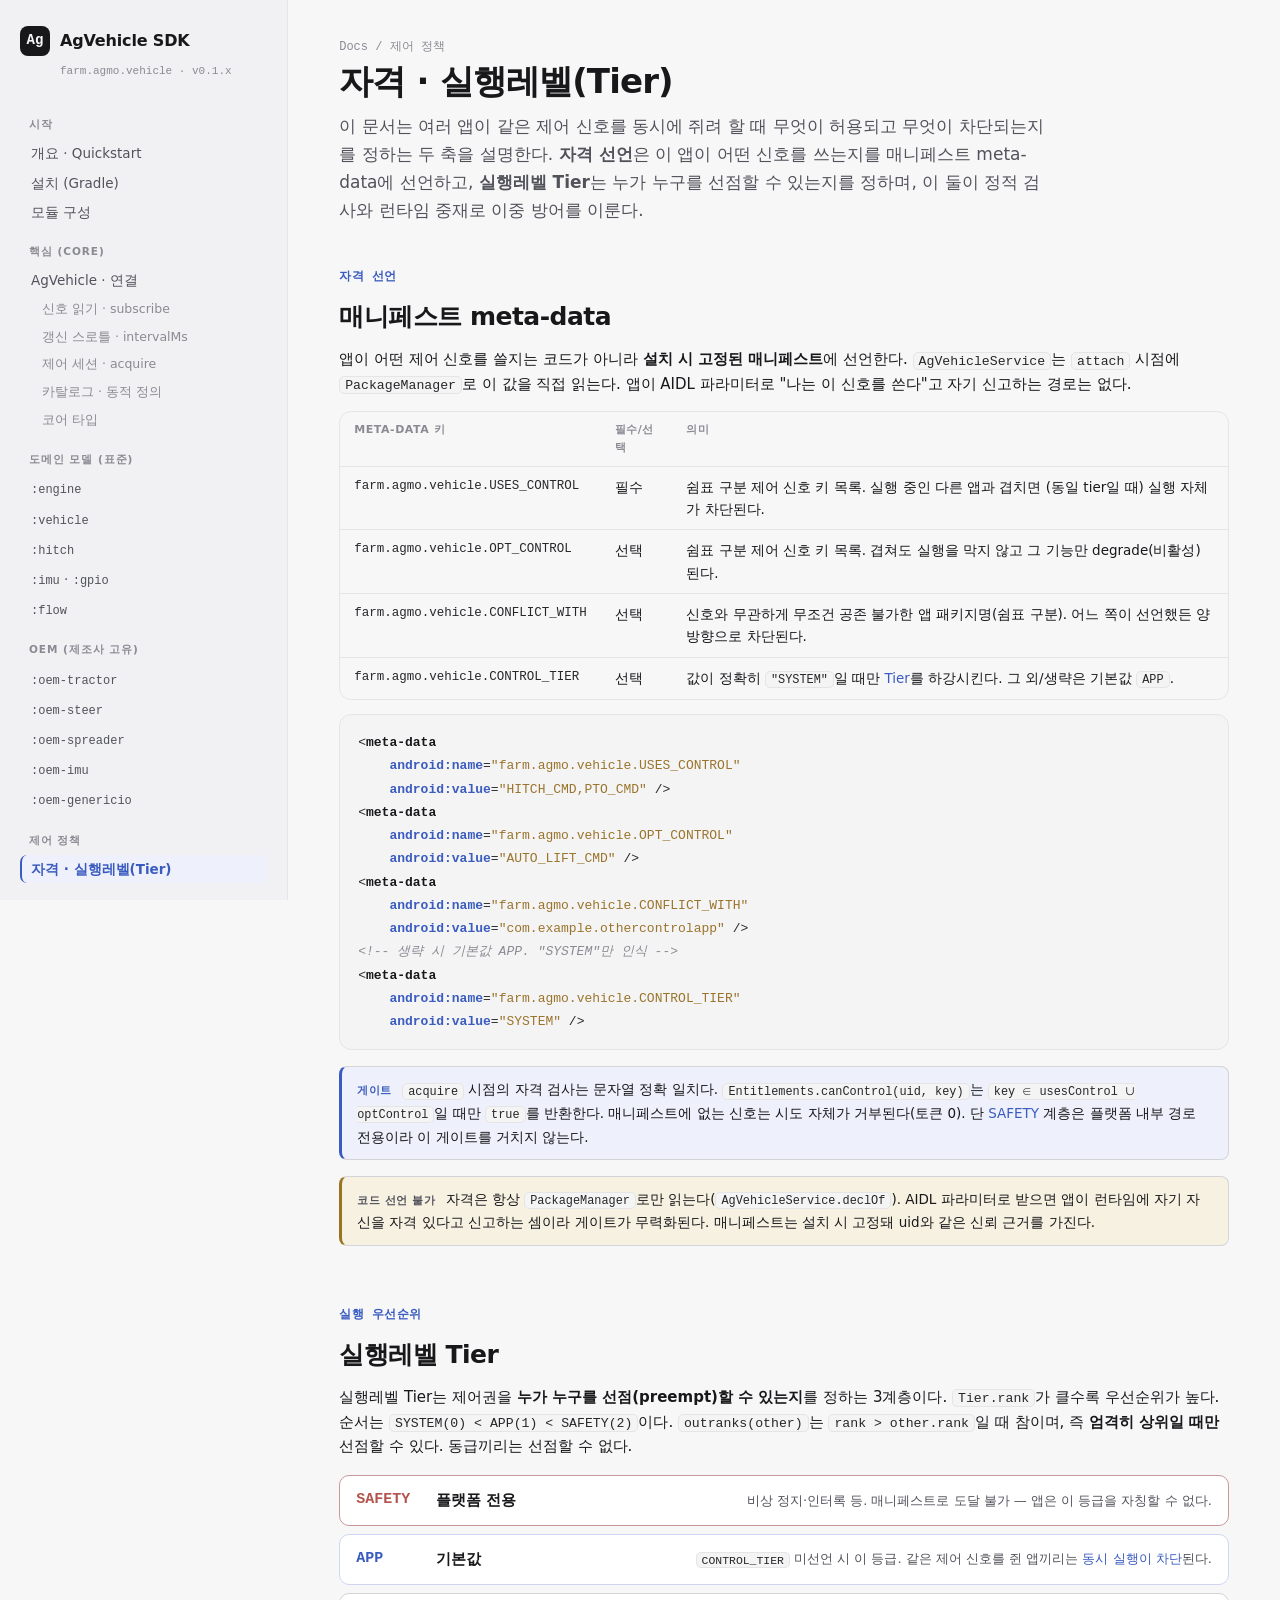
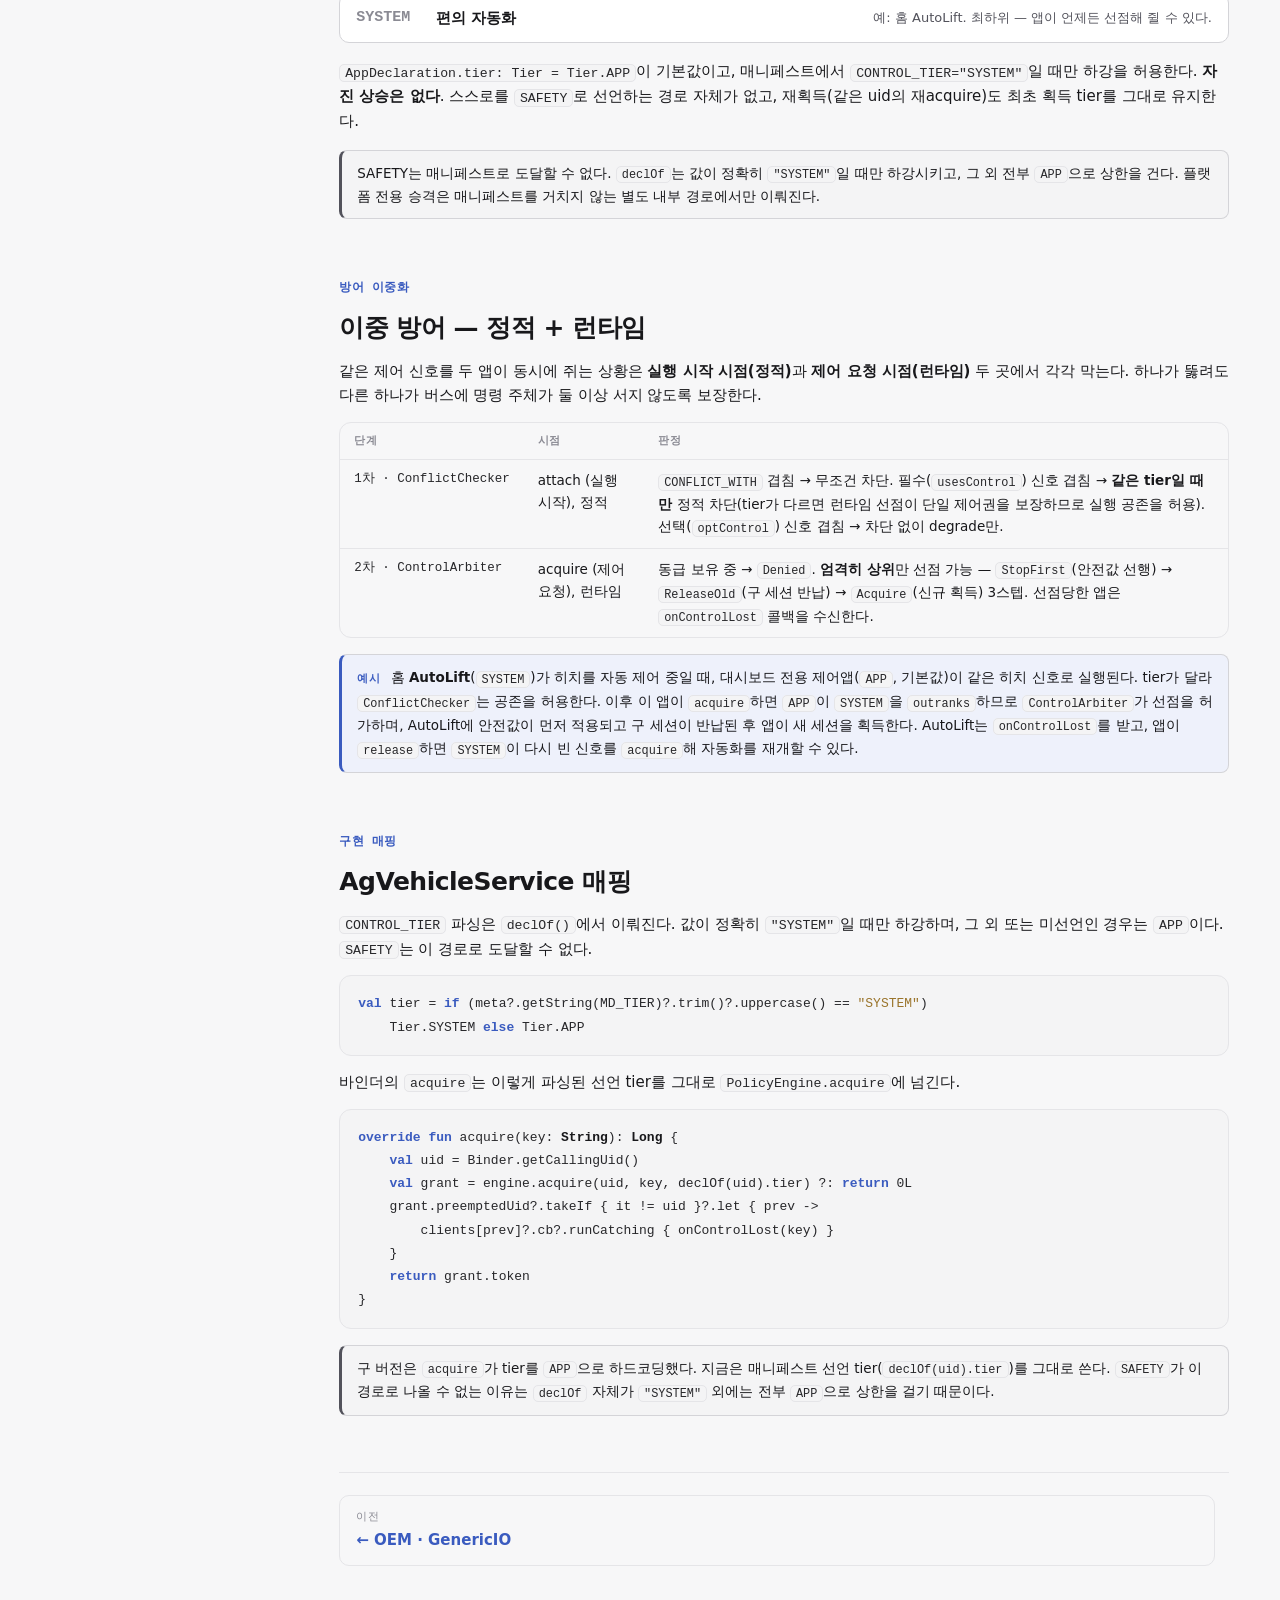
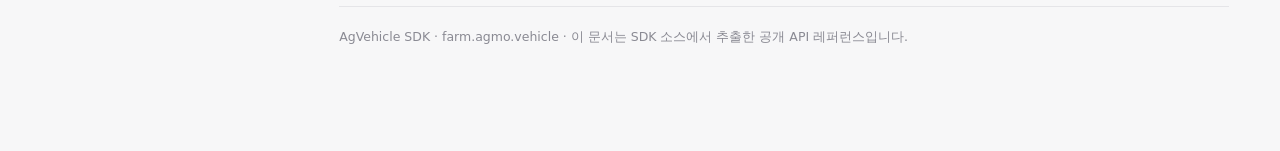
<file: docs/api/policy.html>
<!doctype html>
<html lang="ko">
<head>
<meta charset="utf-8">
<meta name="viewport" content="width=device-width, initial-scale=1">
<title>제어 정책 — AgVehicle SDK</title>
<style>
/* AgVehicle SDK docs — shared stylesheet. Neutral dark/light, no brand hue. */
:root{
  --bg:#f7f7f8; --panel:#ffffff; --sidebar:#f1f1f3; --ink:#18181b; --mut:#52525b;
  --dim:#8a8a93; --line:#e5e5e8; --line2:#d4d4d8; --code-bg:#f4f4f5; --code-ink:#27272a;
  --acc:#3a5bbf; --acc-soft:#eef1fb; --acc-line:#cdd7f2;
  --warn:#9a7420; --warn-soft:#f7f1e2; --danger:#b4544e;
  --str:#9a742b; --sig-bg:#fbfbfc;
  --mono:ui-monospace,"SF Mono",SFMono-Regular,Menlo,"JetBrains Mono",Consolas,monospace;
  --sans:system-ui,-apple-system,"Segoe UI",Roboto,"Helvetica Neue",sans-serif;
}
@media (prefers-color-scheme: dark){
  :root{
    --bg:#0d0d10; --panel:#151519; --sidebar:#101013; --ink:#e9e9ec; --mut:#a1a1aa;
    --dim:#71717a; --line:#26262b; --line2:#35353c; --code-bg:#121216; --code-ink:#d4d4d8;
    --acc:#93a8f0; --acc-soft:#161e33; --acc-line:#2c3a63;
    --warn:#d3b06a; --warn-soft:#221c0e; --danger:#e0736c;
    --str:#cbb079; --sig-bg:#111115;
  }
}
:root[data-theme="light"]{
  --bg:#f7f7f8; --panel:#ffffff; --sidebar:#f1f1f3; --ink:#18181b; --mut:#52525b;
  --dim:#8a8a93; --line:#e5e5e8; --line2:#d4d4d8; --code-bg:#f4f4f5; --code-ink:#27272a;
  --acc:#3a5bbf; --acc-soft:#eef1fb; --acc-line:#cdd7f2;
  --warn:#9a7420; --warn-soft:#f7f1e2; --danger:#b4544e; --str:#9a742b; --sig-bg:#fbfbfc;
}
:root[data-theme="dark"]{
  --bg:#0d0d10; --panel:#151519; --sidebar:#101013; --ink:#e9e9ec; --mut:#a1a1aa;
  --dim:#71717a; --line:#26262b; --line2:#35353c; --code-bg:#121216; --code-ink:#d4d4d8;
  --acc:#93a8f0; --acc-soft:#161e33; --acc-line:#2c3a63;
  --warn:#d3b06a; --warn-soft:#221c0e; --danger:#e0736c; --str:#cbb079; --sig-bg:#111115;
}
*{box-sizing:border-box}
html{scroll-behavior:smooth}
body{margin:0;background:var(--bg);color:var(--ink);font-family:var(--sans);
  font-size:15px;line-height:1.65;-webkit-font-smoothing:antialiased}
a{color:var(--acc);text-decoration:none}
a:hover{text-decoration:underline}
code,kbd{font-family:var(--mono);font-size:.88em}
.mono{font-family:var(--mono)}

/* layout */
.shell{display:grid;grid-template-columns:288px minmax(0,1fr);max-width:1360px;margin:0 auto;min-height:100vh}
.side{position:sticky;top:0;align-self:start;height:100vh;overflow-y:auto;background:var(--sidebar);
  border-right:1px solid var(--line);padding:26px 20px 60px}
.main{padding:0 clamp(20px,4vw,64px) 120px;min-width:0}
@media (max-width:860px){
  .shell{grid-template-columns:1fr}
  .side{position:static;height:auto;border-right:0;border-bottom:1px solid var(--line)}
}

/* sidebar */
.brand{display:flex;align-items:center;gap:10px;margin-bottom:6px}
.brand a{display:flex;align-items:center;gap:10px;color:inherit}
.brand a:hover{text-decoration:none}
.brand .logo{width:30px;height:30px;border-radius:8px;background:var(--ink);color:var(--bg);
  display:grid;place-items:center;font-weight:800;font-size:14px;flex:none;font-family:var(--mono)}
.brand b{font-size:16px;letter-spacing:-.01em}
.ver{color:var(--dim);font-family:var(--mono);font-size:11px;margin:2px 0 20px 40px}
.nav{display:flex;flex-direction:column;gap:1px}
.nav .grp{color:var(--dim);font-size:10.5px;font-weight:700;letter-spacing:.09em;
  text-transform:uppercase;margin:16px 0 5px;padding-left:9px}
.nav a{color:var(--mut);padding:5px 9px;border-radius:7px;font-size:13.5px;
  border-left:2px solid transparent;line-height:1.35}
.nav a:hover{background:var(--panel);color:var(--ink);text-decoration:none}
.nav a.active{color:var(--acc);background:var(--acc-soft);border-left-color:var(--acc);font-weight:600}
.nav a.sub{padding-left:20px;font-size:12.5px;color:var(--dim)}
.nav a .mono{font-size:12px}

/* page header */
.crumb{font-family:var(--mono);font-size:12px;color:var(--dim);margin:38px 0 4px}
.crumb a{color:var(--dim)}
h1{font-size:34px;line-height:1.12;letter-spacing:-.025em;margin:0 0 12px;font-weight:800;text-wrap:balance}
.lead{font-size:17px;color:var(--mut);max-width:66ch;margin:8px 0 0}
.hero{padding:40px 0 30px;border-bottom:1px solid var(--line);margin-bottom:8px}
.hero h1{font-size:38px}
.pathline{display:flex;flex-wrap:wrap;gap:8px;align-items:center;margin-top:22px;font-family:var(--mono);font-size:12.5px;color:var(--mut)}
.pathline .node{background:var(--panel);border:1px solid var(--line2);border-radius:7px;padding:5px 11px;white-space:nowrap}
.pathline .node.hl{border-color:var(--acc-line);background:var(--acc-soft);color:var(--acc);font-weight:600}
.pathline .arw{color:var(--dim)}

/* sections */
section{padding-top:44px}
section>h2,h2{font-size:25px;letter-spacing:-.02em;margin:0 0 6px;font-weight:800;scroll-margin-top:20px}
.kicker{color:var(--acc);font-family:var(--mono);font-size:12px;font-weight:700;letter-spacing:.04em;margin-bottom:8px}
h3{font-size:18px;margin:32px 0 8px;letter-spacing:-.01em;scroll-margin-top:20px}
h4{font-size:13px;margin:22px 0 6px;color:var(--mut);text-transform:uppercase;letter-spacing:.05em}
p{margin:10px 0}
.sub{color:var(--mut)}

/* quickstart steps */
.steps{counter-reset:step;display:flex;flex-direction:column;gap:20px;margin:20px 0}
.step{position:relative;padding-left:46px}
.step::before{counter-increment:step;content:counter(step);position:absolute;left:0;top:-2px;
  width:30px;height:30px;border-radius:8px;background:var(--ink);color:var(--bg);
  display:grid;place-items:center;font-weight:800;font-size:14px;font-family:var(--mono)}
.step h3{margin:2px 0 6px}
.step pre{margin-top:10px}

/* code */
pre{background:var(--code-bg);border:1px solid var(--line);border-radius:12px;padding:16px 18px;
  overflow-x:auto;margin:14px 0;line-height:1.55}
pre code{color:var(--code-ink);font-size:13px}
.tok-k{color:var(--acc);font-weight:600}
.tok-t{color:var(--ink);font-weight:600}
.tok-c{color:var(--dim);font-style:italic}
.tok-s{color:var(--str)}
:not(pre)>code{background:var(--code-bg);border:1px solid var(--line);border-radius:5px;
  padding:.5px 5px;color:var(--code-ink)}

/* signature block */
.sig{background:var(--sig-bg);border:1px solid var(--line2);border-radius:12px;margin:20px 0;overflow:hidden}
.sig>.sig-h{display:flex;align-items:baseline;gap:10px;flex-wrap:wrap;padding:13px 18px;
  border-bottom:1px solid var(--line);background:var(--panel)}
.sig-h .name{font-family:var(--mono);font-size:15px;font-weight:700;color:var(--ink)}
.sig-h .tag{font-family:var(--mono);font-size:10.5px;font-weight:700;padding:2px 7px;border-radius:999px;letter-spacing:.03em;border:1px solid var(--line2)}
.tag.read{color:var(--mut);background:var(--code-bg)}
.tag.ctrl{color:var(--acc);background:var(--acc-soft);border-color:var(--acc-line)}
.tag.oem{color:var(--mut);background:transparent;border-style:dashed}
.tag.enum{color:var(--warn);background:var(--warn-soft);border-color:transparent}
.sig-h .spring{flex:1}
.sig-h .mod{font-family:var(--mono);font-size:11.5px;color:var(--dim)}
.sig-h .pgn{font-family:var(--mono);font-size:11px;color:var(--dim);background:var(--code-bg);border:1px solid var(--line);border-radius:5px;padding:1px 6px}
.sig-body{padding:6px 18px 16px}
.sig-body pre{background:var(--code-bg);margin:12px 0}
.sig-body>p:first-child{margin-top:12px}

/* tables */
table{border-collapse:collapse;width:100%;margin:12px 0;font-size:13.5px}
th,td{text-align:left;padding:8px 12px;border-bottom:1px solid var(--line);vertical-align:top}
th{color:var(--dim);font-size:11px;text-transform:uppercase;letter-spacing:.05em;font-weight:700}
td.p{font-family:var(--mono);color:var(--code-ink);white-space:nowrap;font-size:12.5px}
td .ty,.ty{color:var(--mut);font-family:var(--mono);font-size:12px}
td.u{font-family:var(--mono);color:var(--dim);font-size:12px;white-space:nowrap}
.tblwrap{overflow-x:auto;border:1px solid var(--line);border-radius:12px;margin:14px 0}
.tblwrap table{margin:0}
.tblwrap th,.tblwrap td{padding:9px 14px}
.tblwrap tr:last-child td{border-bottom:0}

/* callouts */
.note{border:1px solid var(--line2);border-left:3px solid var(--mut);background:var(--code-bg);
  border-radius:8px;padding:11px 15px;margin:16px 0;font-size:13.5px}
.note.warn{border-left-color:var(--warn);background:var(--warn-soft)}
.note.info{border-left-color:var(--acc);background:var(--acc-soft)}
.note b{color:var(--ink)}
.note .lbl{font-weight:700;font-size:11px;letter-spacing:.05em;text-transform:uppercase;margin-right:6px;color:var(--mut)}
.note.info .lbl{color:var(--acc)}

/* module grid (index) */
.mods{display:grid;grid-template-columns:repeat(auto-fill,minmax(250px,1fr));gap:14px;margin:18px 0}
.mod{display:block;background:var(--panel);border:1px solid var(--line);border-radius:12px;padding:15px 16px;color:inherit;transition:border-color .12s}
.mod:hover{border-color:var(--acc-line);text-decoration:none}
.mod .co{font-family:var(--mono);font-size:13px;font-weight:700;color:var(--ink)}
.mod .std{font-size:10px;font-weight:700;letter-spacing:.05em;padding:1px 6px;border-radius:999px;margin-left:6px;
  color:var(--mut);background:var(--code-bg);border:1px solid var(--line2)}
.mod .oemb{color:var(--acc);background:var(--acc-soft);border-color:var(--acc-line)}
.mod .d{color:var(--mut);font-size:12.5px;margin-top:6px;line-height:1.5}
.mod .n{font-size:11px;color:var(--dim);margin-top:8px;font-family:var(--mono)}

/* tier ladder */
.ladder{display:flex;flex-direction:column;gap:8px;margin:16px 0}
.rung{display:flex;align-items:center;gap:14px;border:1px solid var(--line2);border-radius:10px;
  padding:12px 16px;background:var(--panel)}
.rung .rk{font-family:var(--mono);font-weight:800;font-size:15px;width:66px;flex:none}
.rung .nm{font-weight:700}
.rung .ds{color:var(--mut);font-size:13px;margin-left:auto;text-align:right}
.rung.safety{border-color:color-mix(in srgb,var(--danger) 45%,var(--line2))}.rung.safety .rk{color:var(--danger)}
.rung.app{border-color:var(--acc-line)}.rung.app .rk{color:var(--acc)}
.rung.system .rk{color:var(--dim)}

/* page nav (prev/next) */
.pagenav{display:flex;justify-content:space-between;gap:14px;margin-top:56px;padding-top:22px;border-top:1px solid var(--line)}
.pagenav a{flex:1;border:1px solid var(--line);border-radius:10px;padding:12px 16px;color:inherit}
.pagenav a:hover{border-color:var(--acc-line);text-decoration:none}
.pagenav .lb{font-size:11px;color:var(--dim);text-transform:uppercase;letter-spacing:.05em}
.pagenav .tt{font-weight:700;color:var(--acc);margin-top:2px}
.pagenav .next{text-align:right}

.pill{display:inline-block;font-family:var(--mono);font-size:11px;color:var(--acc);
  background:var(--acc-soft);border:1px solid var(--acc-line);border-radius:999px;padding:1px 8px}
.foot{margin-top:40px;padding-top:20px;border-top:1px solid var(--line);color:var(--dim);font-size:12.5px}
:target{scroll-margin-top:16px}
::selection{background:var(--acc-soft)}

</style>
</head>
<body>
<div class="shell">
<aside class="side">
  <div class="brand"><a href="index.html"><span class="logo">Ag</span><b>AgVehicle SDK</b></a></div>
  <div class="ver">farm.agmo.vehicle · v0.1.x</div>
  <nav class="nav">
    <div class="grp">시작</div>
    <a href="index.html">개요 · Quickstart</a>
    <a href="index.html#install">설치 (Gradle)</a>
    <a href="index.html#modules">모듈 구성</a>
    <div class="grp">핵심 (core)</div>
    <a href="core.html">AgVehicle · 연결</a>
    <a class="sub" href="core.html#reading">신호 읽기 · subscribe</a>
    <a class="sub" href="core.html#throttle">갱신 스로틀 · intervalMs</a>
    <a class="sub" href="core.html#control">제어 세션 · acquire</a>
    <a class="sub" href="core.html#catalog">카탈로그 · 동적 정의</a>
    <a class="sub" href="core.html#types">코어 타입</a>
    <div class="grp">도메인 모델 (표준)</div>
    <a href="engine.html"><span class="mono">:engine</span></a>
    <a href="vehicle.html"><span class="mono">:vehicle</span></a>
    <a href="hitch.html"><span class="mono">:hitch</span></a>
    <a href="imu.html"><span class="mono">:imu</span> · <span class="mono">:gpio</span></a>
    <a href="flow.html"><span class="mono">:flow</span></a>
    <div class="grp">OEM (제조사 고유)</div>
    <a href="oem-tractor.html"><span class="mono">:oem-tractor</span></a>
    <a href="oem-steer.html"><span class="mono">:oem-steer</span></a>
    <a href="oem-spreader.html"><span class="mono">:oem-spreader</span></a>
    <a href="oem-imu.html"><span class="mono">:oem-imu</span></a>
    <a href="oem-genericio.html"><span class="mono">:oem-genericio</span></a>
    <div class="grp">제어 정책</div>
    <a class="active" href="policy.html">자격 · 실행레벨(Tier)</a>
  </nav>
</aside>

<main class="main">
  <div class="crumb"><a href="index.html">Docs</a> / 제어 정책</div>
  <h1>자격 · 실행레벨(Tier)</h1>
  <p class="lead">이 문서는 여러 앱이 같은 제어 신호를 동시에 쥐려 할 때 무엇이 허용되고 무엇이 차단되는지를 정하는 두 축을 설명한다. <b>자격 선언</b>은 이 앱이 어떤 신호를 쓰는지를 매니페스트 meta-data에 선언하고, <b>실행레벨 Tier</b>는 누가 누구를 선점할 수 있는지를 정하며, 이 둘이 정적 검사와 런타임 중재로 이중 방어를 이룬다.</p>

  <section id="entitlements">
    <div class="kicker">자격 선언</div>
    <h2>매니페스트 meta-data</h2>
    <p>앱이 어떤 제어 신호를 쓸지는 코드가 아니라 <b>설치 시 고정된 매니페스트</b>에 선언한다. <code>AgVehicleService</code>는 <code>attach</code> 시점에 <code>PackageManager</code>로 이 값을 직접 읽는다. 앱이 AIDL 파라미터로 "나는 이 신호를 쓴다"고 자기 신고하는 경로는 없다.</p>
    <div class="tblwrap">
      <table>
        <thead><tr><th>meta-data 키</th><th>필수/선택</th><th>의미</th></tr></thead>
        <tbody>
          <tr><td class="p">farm.agmo.vehicle.USES_CONTROL</td><td>필수</td><td>쉼표 구분 제어 신호 키 목록. 실행 중인 다른 앱과 겹치면 (동일 tier일 때) 실행 자체가 차단된다.</td></tr>
          <tr><td class="p">farm.agmo.vehicle.OPT_CONTROL</td><td>선택</td><td>쉼표 구분 제어 신호 키 목록. 겹쳐도 실행을 막지 않고 그 기능만 degrade(비활성)된다.</td></tr>
          <tr><td class="p">farm.agmo.vehicle.CONFLICT_WITH</td><td>선택</td><td>신호와 무관하게 무조건 공존 불가한 앱 패키지명(쉼표 구분). 어느 쪽이 선언했든 양방향으로 차단된다.</td></tr>
          <tr><td class="p">farm.agmo.vehicle.CONTROL_TIER</td><td>선택</td><td>값이 정확히 <code>"SYSTEM"</code>일 때만 <a href="#tier">Tier</a>를 하강시킨다. 그 외/생략은 기본값 <code>APP</code>.</td></tr>
        </tbody>
      </table>
    </div>
<pre><code>&lt;<span class="tok-t">meta-data</span>
    <span class="tok-k">android:name</span>=<span class="tok-s">"farm.agmo.vehicle.USES_CONTROL"</span>
    <span class="tok-k">android:value</span>=<span class="tok-s">"HITCH_CMD,PTO_CMD"</span> /&gt;
&lt;<span class="tok-t">meta-data</span>
    <span class="tok-k">android:name</span>=<span class="tok-s">"farm.agmo.vehicle.OPT_CONTROL"</span>
    <span class="tok-k">android:value</span>=<span class="tok-s">"AUTO_LIFT_CMD"</span> /&gt;
&lt;<span class="tok-t">meta-data</span>
    <span class="tok-k">android:name</span>=<span class="tok-s">"farm.agmo.vehicle.CONFLICT_WITH"</span>
    <span class="tok-k">android:value</span>=<span class="tok-s">"com.example.othercontrolapp"</span> /&gt;
<span class="tok-c">&lt;!-- 생략 시 기본값 APP. "SYSTEM"만 인식 --&gt;</span>
&lt;<span class="tok-t">meta-data</span>
    <span class="tok-k">android:name</span>=<span class="tok-s">"farm.agmo.vehicle.CONTROL_TIER"</span>
    <span class="tok-k">android:value</span>=<span class="tok-s">"SYSTEM"</span> /&gt;</code></pre>
    <div class="note info"><span class="lbl">게이트</span> <code>acquire</code> 시점의 자격 검사는 문자열 정확 일치다. <code>Entitlements.canControl(uid, key)</code>는 <code>key ∈ usesControl ∪ optControl</code>일 때만 <code>true</code>를 반환한다. 매니페스트에 없는 신호는 시도 자체가 거부된다(토큰 0). 단 <a href="#tier">SAFETY</a> 계층은 플랫폼 내부 경로 전용이라 이 게이트를 거치지 않는다.</div>
    <div class="note warn"><span class="lbl">코드 선언 불가</span> 자격은 항상 <code>PackageManager</code>로만 읽는다(<code>AgVehicleService.declOf</code>). AIDL 파라미터로 받으면 앱이 런타임에 자기 자신을 자격 있다고 신고하는 셈이라 게이트가 무력화된다. 매니페스트는 설치 시 고정돼 uid와 같은 신뢰 근거를 가진다.</div>
  </section>

  <section id="tier">
    <div class="kicker">실행 우선순위</div>
    <h2>실행레벨 Tier</h2>
    <p>실행레벨 Tier는 제어권을 <b>누가 누구를 선점(preempt)할 수 있는지</b>를 정하는 3계층이다. <code>Tier.rank</code>가 클수록 우선순위가 높다. 순서는 <code>SYSTEM(0) &lt; APP(1) &lt; SAFETY(2)</code>이다. <code>outranks(other)</code>는 <code>rank &gt; other.rank</code>일 때 참이며, 즉 <b>엄격히 상위일 때만</b> 선점할 수 있다. 동급끼리는 선점할 수 없다.</p>
    <div class="ladder">
      <div class="rung safety"><span class="rk">SAFETY</span><span class="nm">플랫폼 전용</span><span class="ds">비상 정지·인터록 등. 매니페스트로 도달 불가 — 앱은 이 등급을 자칭할 수 없다.</span></div>
      <div class="rung app"><span class="rk">APP</span><span class="nm">기본값</span><span class="ds"><code>CONTROL_TIER</code> 미선언 시 이 등급. 같은 제어 신호를 쥔 앱끼리는 <a href="#defense">동시 실행이 차단</a>된다.</span></div>
      <div class="rung system"><span class="rk">SYSTEM</span><span class="nm">편의 자동화</span><span class="ds">예: 홈 AutoLift. 최하위 — 앱이 언제든 선점해 쥘 수 있다.</span></div>
    </div>
    <p><code>AppDeclaration.tier: Tier = Tier.APP</code>이 기본값이고, 매니페스트에서 <code>CONTROL_TIER="SYSTEM"</code>일 때만 하강을 허용한다. <b>자진 상승은 없다</b>. 스스로를 <code>SAFETY</code>로 선언하는 경로 자체가 없고, 재획득(같은 uid의 재acquire)도 최초 획득 tier를 그대로 유지한다.</p>
    <div class="note">SAFETY는 매니페스트로 도달할 수 없다. <code>declOf</code>는 값이 정확히 <code>"SYSTEM"</code>일 때만 하강시키고, 그 외 전부 <code>APP</code>으로 상한을 건다. 플랫폼 전용 승격은 매니페스트를 거치지 않는 별도 내부 경로에서만 이뤄진다.</div>
  </section>

  <section id="defense">
    <div class="kicker">방어 이중화</div>
    <h2>이중 방어 — 정적 + 런타임</h2>
    <p>같은 제어 신호를 두 앱이 동시에 쥐는 상황은 <b>실행 시작 시점(정적)</b>과 <b>제어 요청 시점(런타임)</b> 두 곳에서 각각 막는다. 하나가 뚫려도 다른 하나가 버스에 명령 주체가 둘 이상 서지 않도록 보장한다.</p>
    <div class="tblwrap">
      <table>
        <thead><tr><th>단계</th><th>시점</th><th>판정</th></tr></thead>
        <tbody>
          <tr><td class="p">1차 · ConflictChecker</td><td>attach (실행 시작), 정적</td><td><code>CONFLICT_WITH</code> 겹침 → 무조건 차단. 필수(<code>usesControl</code>) 신호 겹침 → <b>같은 tier일 때만</b> 정적 차단(tier가 다르면 런타임 선점이 단일 제어권을 보장하므로 실행 공존을 허용). 선택(<code>optControl</code>) 신호 겹침 → 차단 없이 degrade만.</td></tr>
          <tr><td class="p">2차 · ControlArbiter</td><td>acquire (제어 요청), 런타임</td><td>동급 보유 중 → <code>Denied</code>. <b>엄격히 상위</b>만 선점 가능 — <code>StopFirst</code>(안전값 선행) → <code>ReleaseOld</code>(구 세션 반납) → <code>Acquire</code>(신규 획득) 3스텝. 선점당한 앱은 <code>onControlLost</code> 콜백을 수신한다.</td></tr>
        </tbody>
      </table>
    </div>
    <div class="note info"><span class="lbl">예시</span> 홈 <b>AutoLift</b>(<code>SYSTEM</code>)가 히치를 자동 제어 중일 때, 대시보드 전용 제어앱(<code>APP</code>, 기본값)이 같은 히치 신호로 실행된다. tier가 달라 <code>ConflictChecker</code>는 공존을 허용한다. 이후 이 앱이 <code>acquire</code>하면 <code>APP</code>이 <code>SYSTEM</code>을 <code>outranks</code>하므로 <code>ControlArbiter</code>가 선점을 허가하며, AutoLift에 안전값이 먼저 적용되고 구 세션이 반납된 후 앱이 새 세션을 획득한다. AutoLift는 <code>onControlLost</code>를 받고, 앱이 <code>release</code>하면 <code>SYSTEM</code>이 다시 빈 신호를 <code>acquire</code>해 자동화를 재개할 수 있다.</div>
  </section>

  <section id="service">
    <div class="kicker">구현 매핑</div>
    <h2>AgVehicleService 매핑</h2>
    <p><code>CONTROL_TIER</code> 파싱은 <code>declOf()</code>에서 이뤄진다. 값이 정확히 <code>"SYSTEM"</code>일 때만 하강하며, 그 외 또는 미선언인 경우는 <code>APP</code>이다. <code>SAFETY</code>는 이 경로로 도달할 수 없다.</p>
<pre><code><span class="tok-k">val</span> tier = <span class="tok-k">if</span> (meta?.getString(MD_TIER)?.trim()?.uppercase() == <span class="tok-s">"SYSTEM"</span>)
    Tier.SYSTEM <span class="tok-k">else</span> Tier.APP</code></pre>
    <p>바인더의 <code>acquire</code>는 이렇게 파싱된 선언 tier를 그대로 <code>PolicyEngine.acquire</code>에 넘긴다.</p>
<pre><code><span class="tok-k">override fun</span> acquire(key: <span class="tok-t">String</span>): <span class="tok-t">Long</span> {
    <span class="tok-k">val</span> uid = Binder.getCallingUid()
    <span class="tok-k">val</span> grant = engine.acquire(uid, key, declOf(uid).tier) ?: <span class="tok-k">return</span> 0L
    grant.preemptedUid?.takeIf { it != uid }?.let { prev -&gt;
        clients[prev]?.cb?.runCatching { onControlLost(key) }
    }
    <span class="tok-k">return</span> grant.token
}</code></pre>
    <div class="note">구 버전은 <code>acquire</code>가 tier를 <code>APP</code>으로 하드코딩했다. 지금은 매니페스트 선언 tier(<code>declOf(uid).tier</code>)를 그대로 쓴다. <code>SAFETY</code>가 이 경로로 나올 수 없는 이유는 <code>declOf</code> 자체가 <code>"SYSTEM"</code> 외에는 전부 <code>APP</code>으로 상한을 걸기 때문이다.</div>
  </section>

  <div class="pagenav">
    <a href="oem-genericio.html"><div class="lb">이전</div><div class="tt">← OEM · GenericIO</div></a>
    <span></span>
  </div>
  <div class="foot">AgVehicle SDK · farm.agmo.vehicle · 이 문서는 SDK 소스에서 추출한 공개 API 레퍼런스입니다.</div>
</main>
</div>
</body>
</html>
</file>
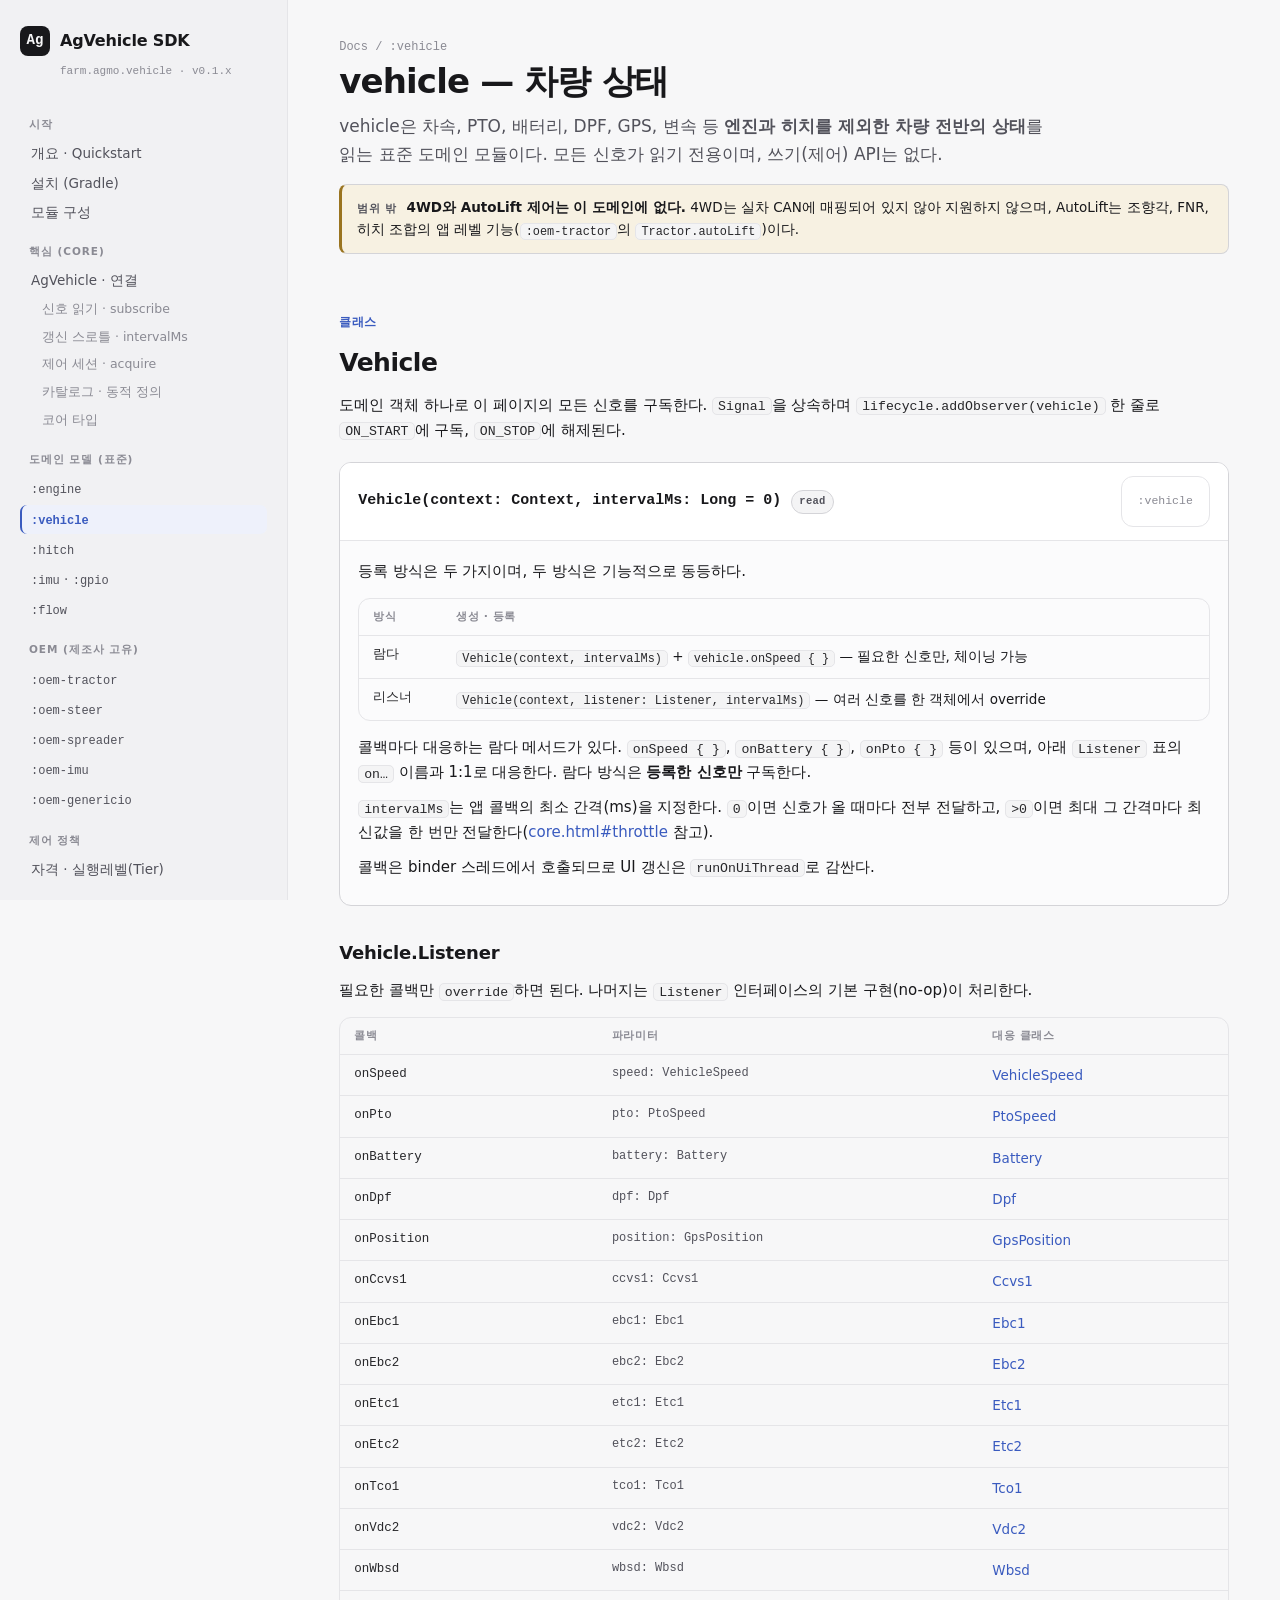
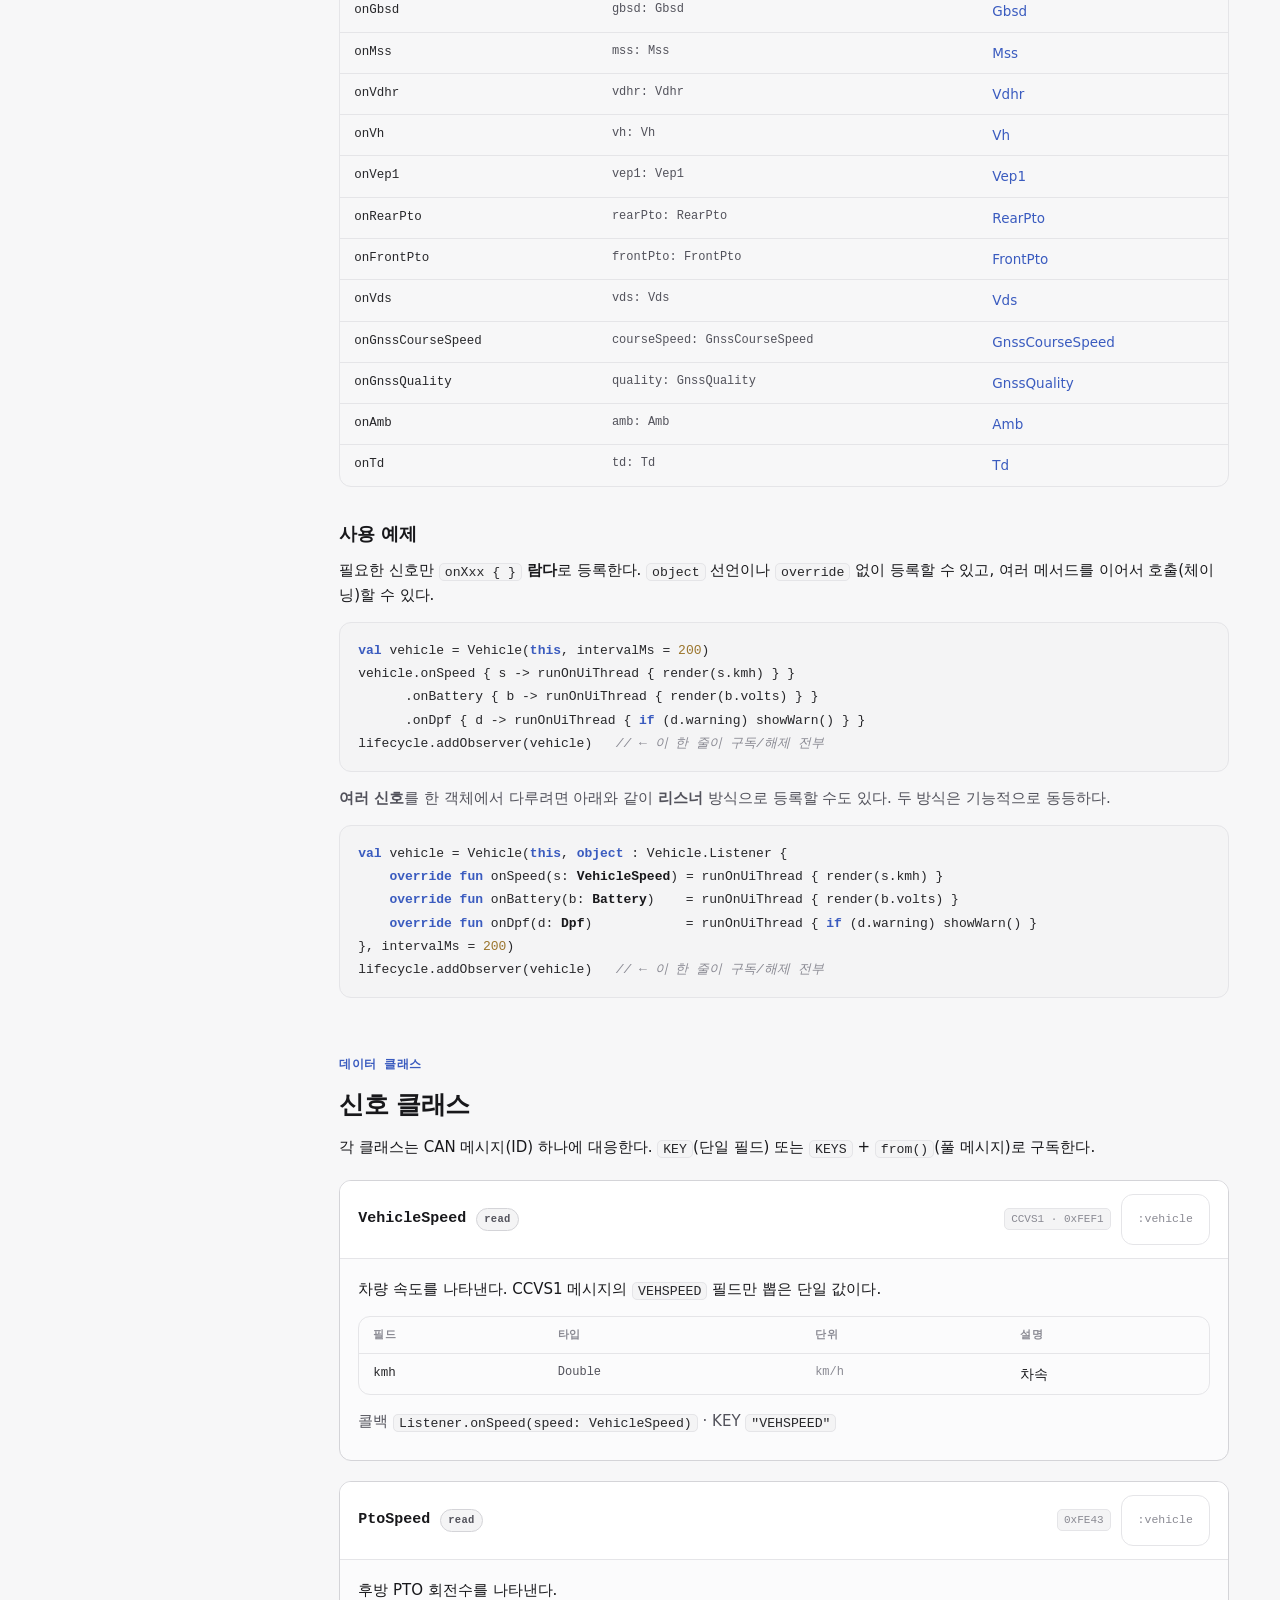
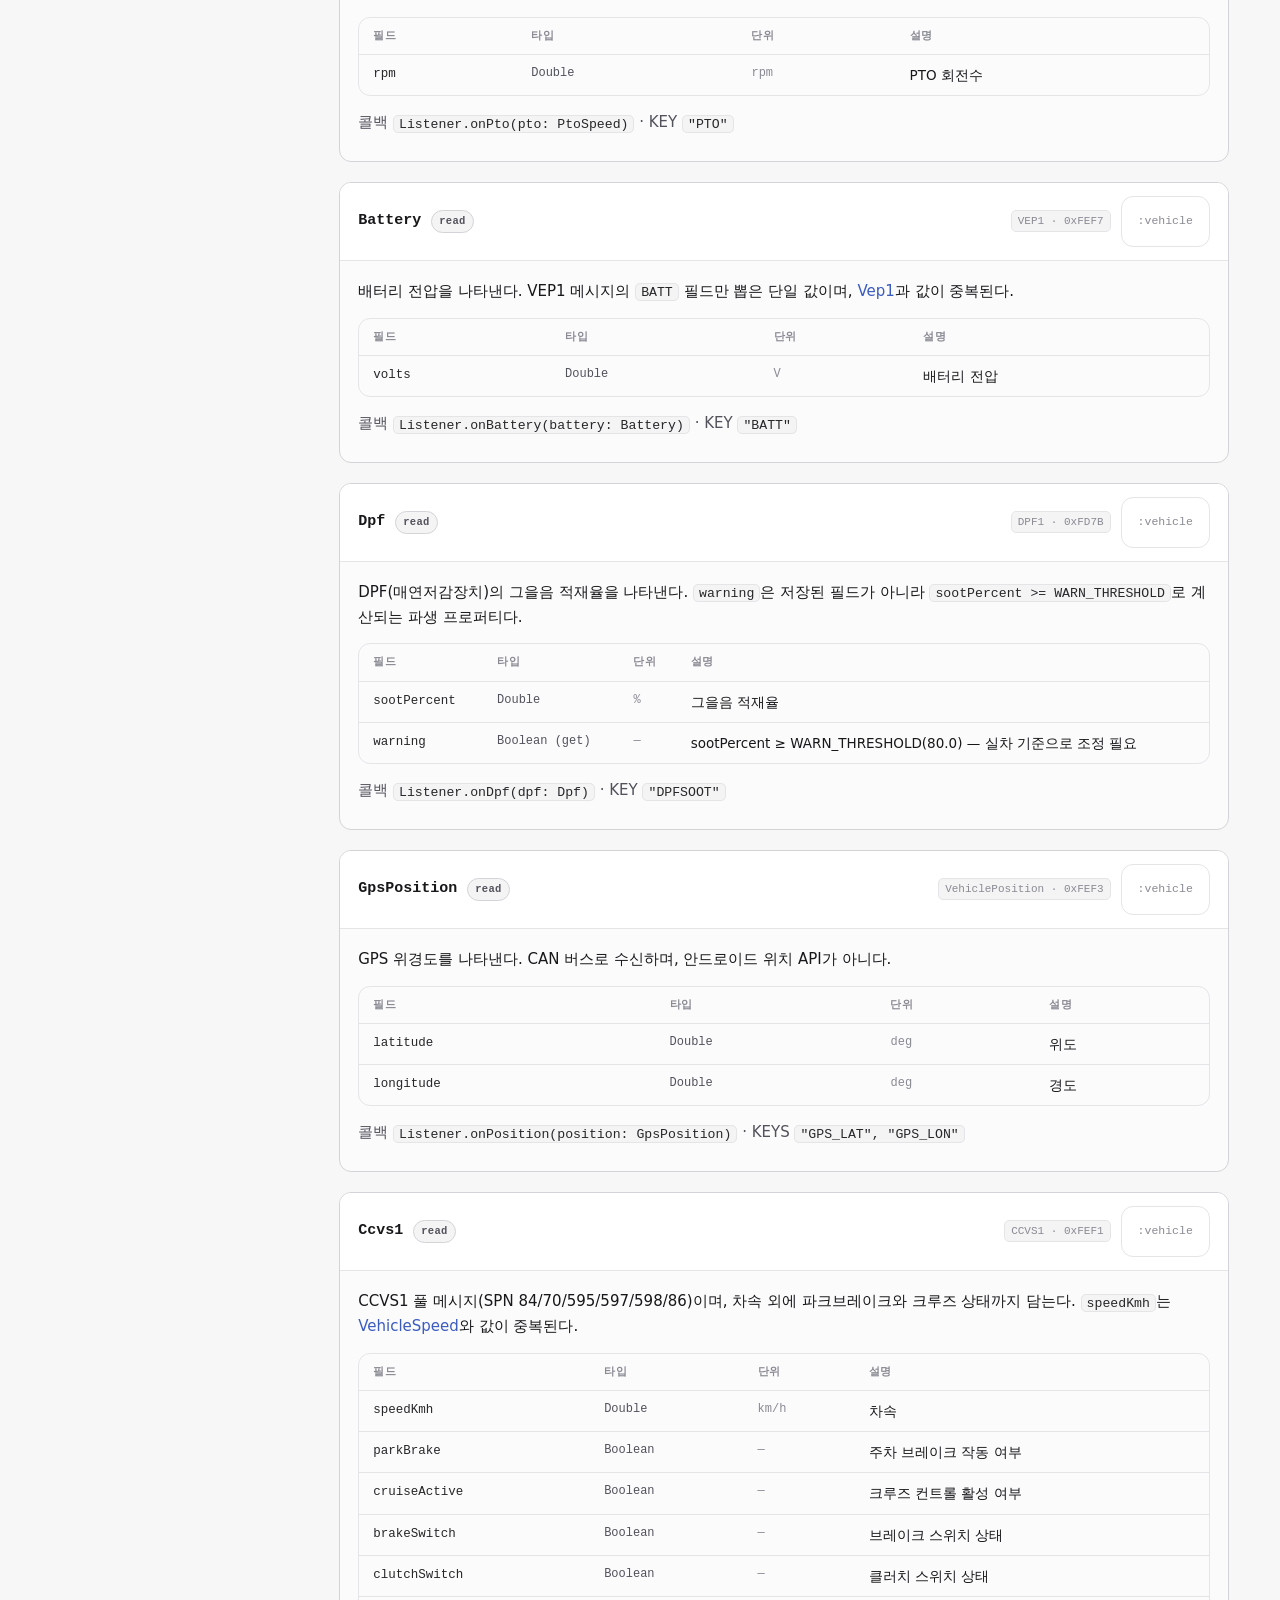
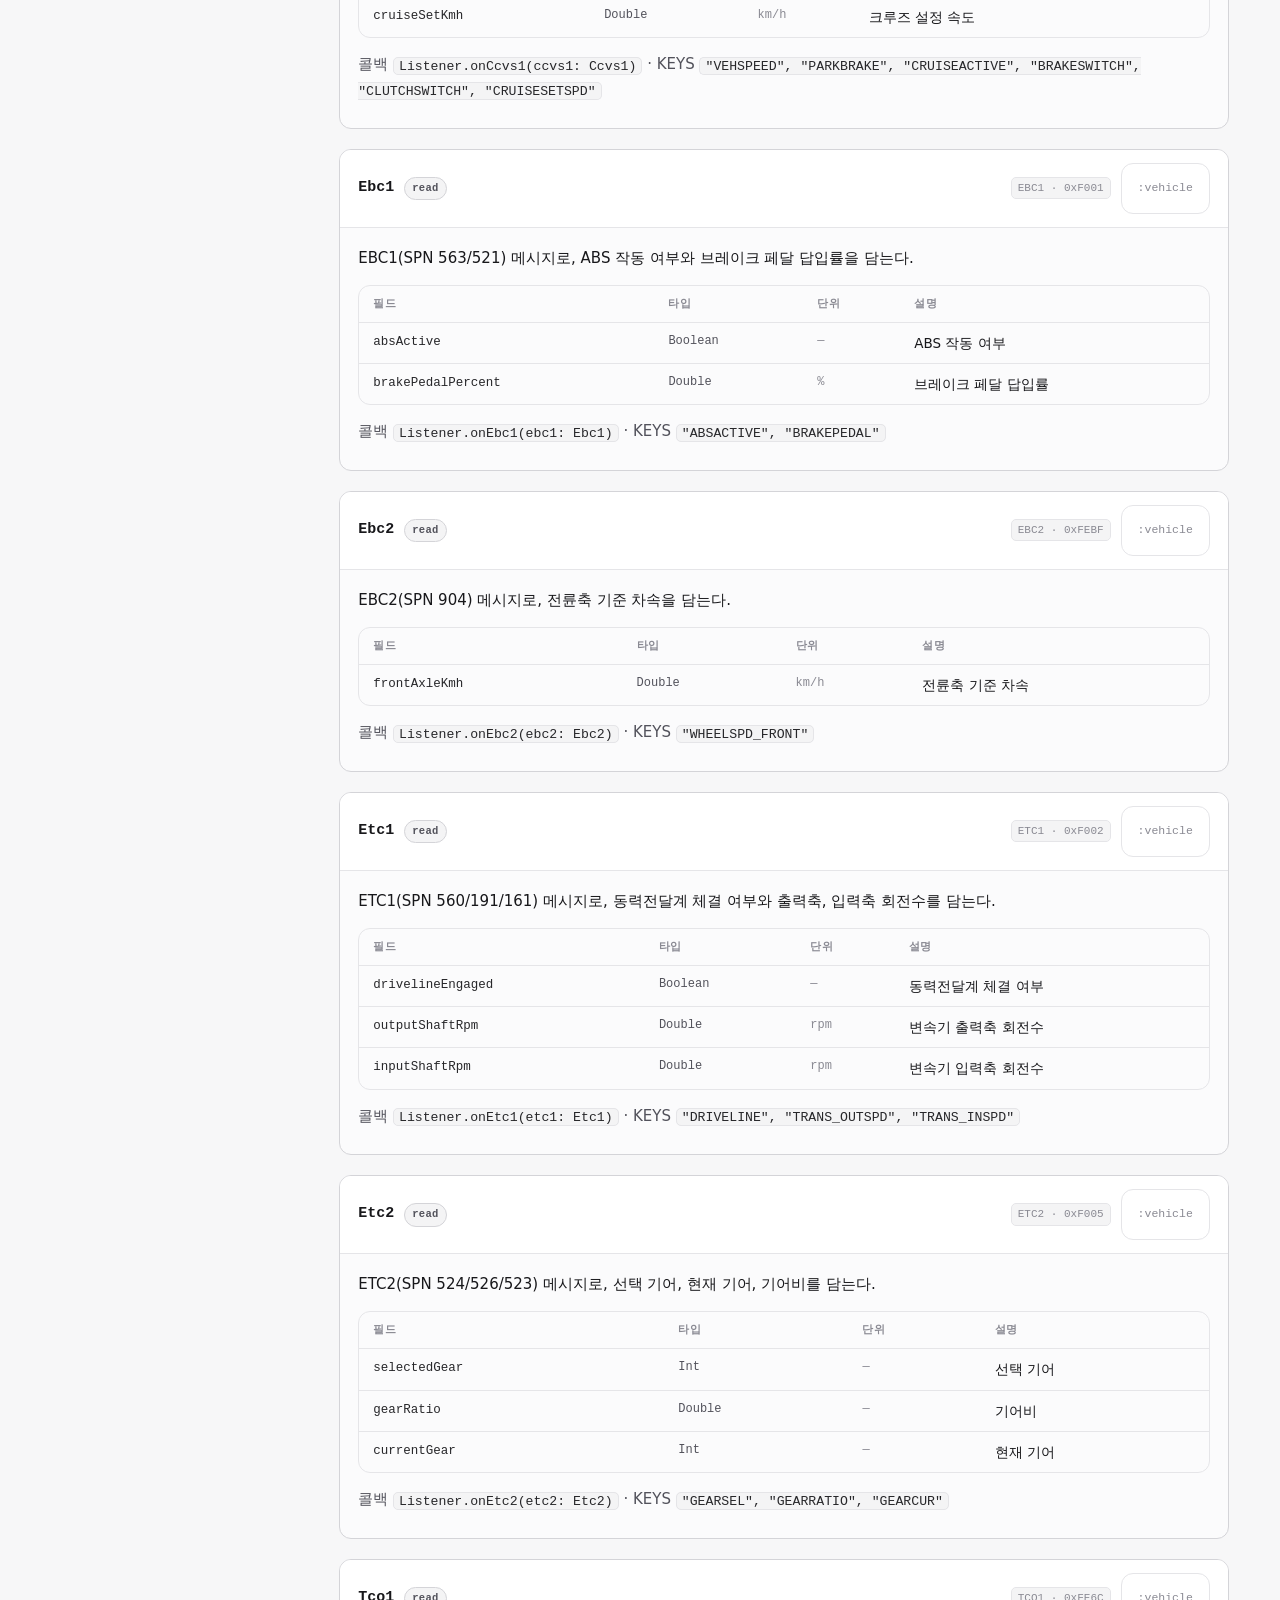
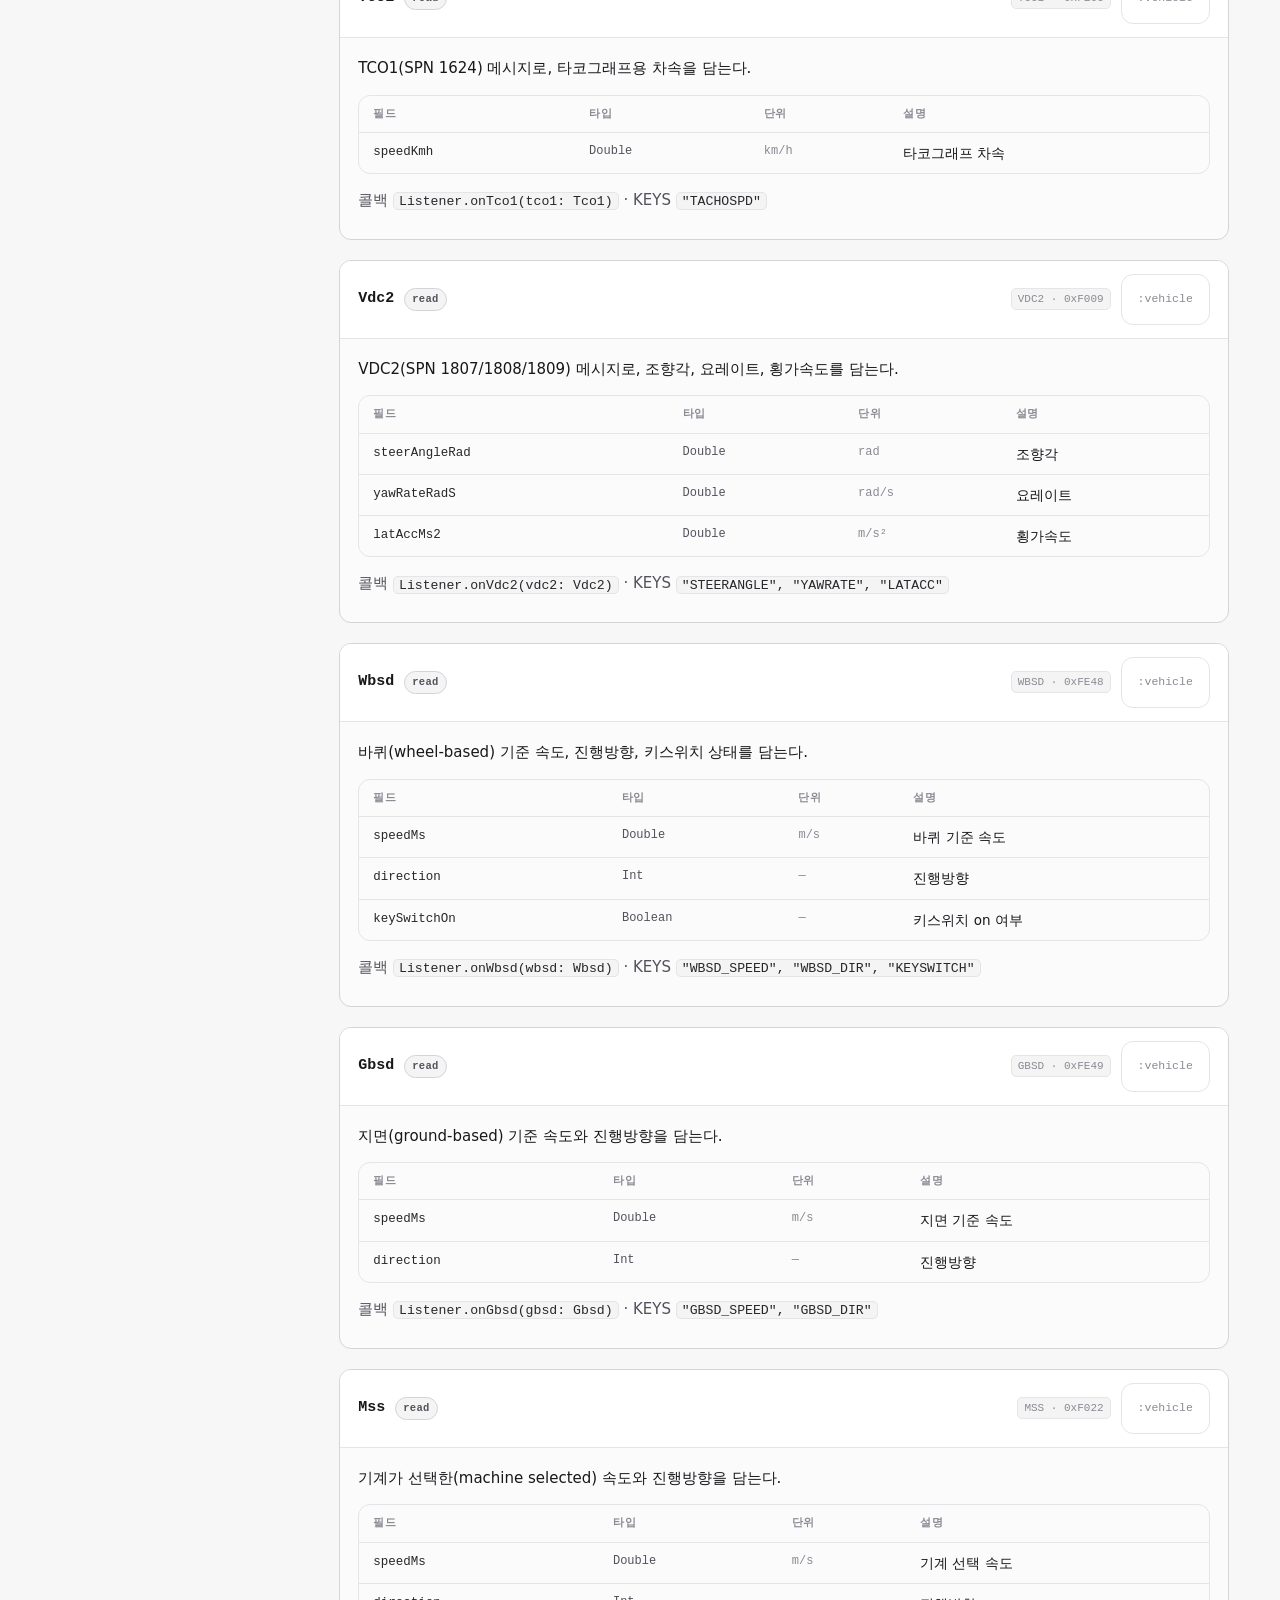
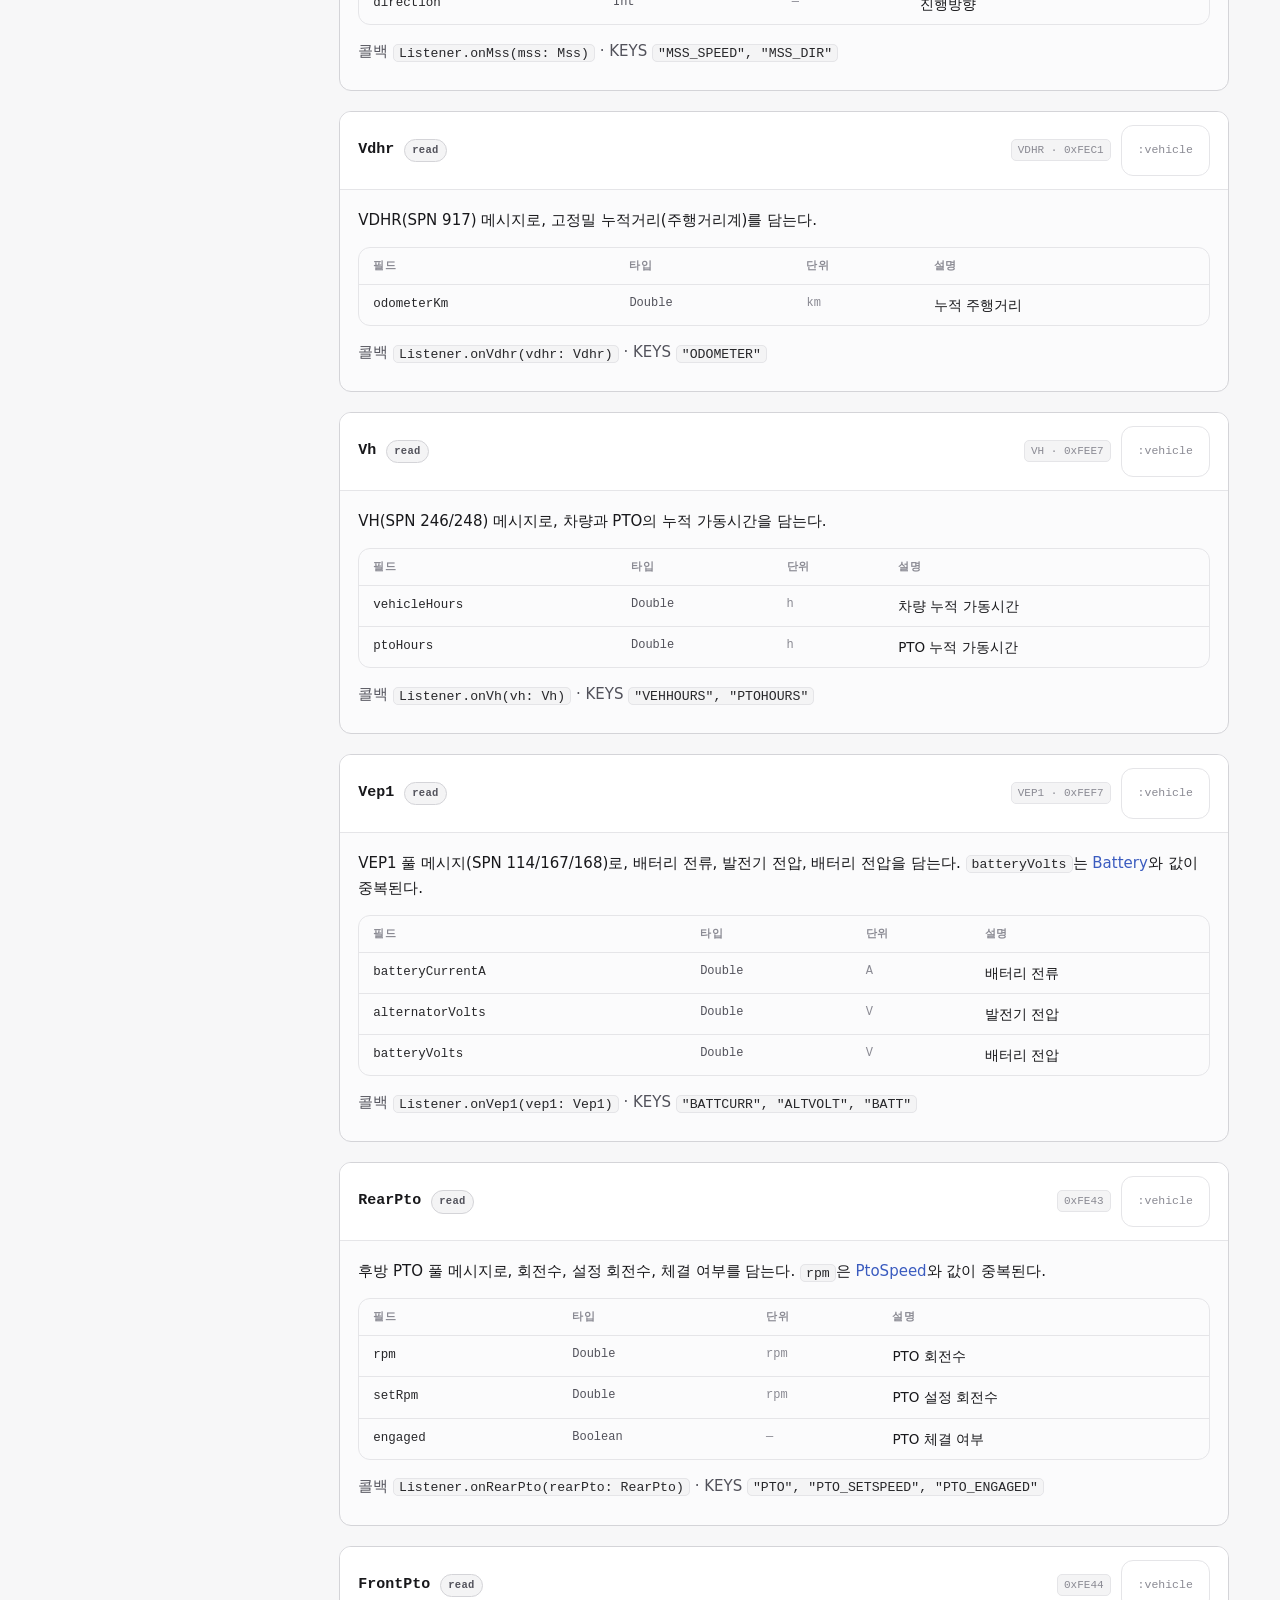
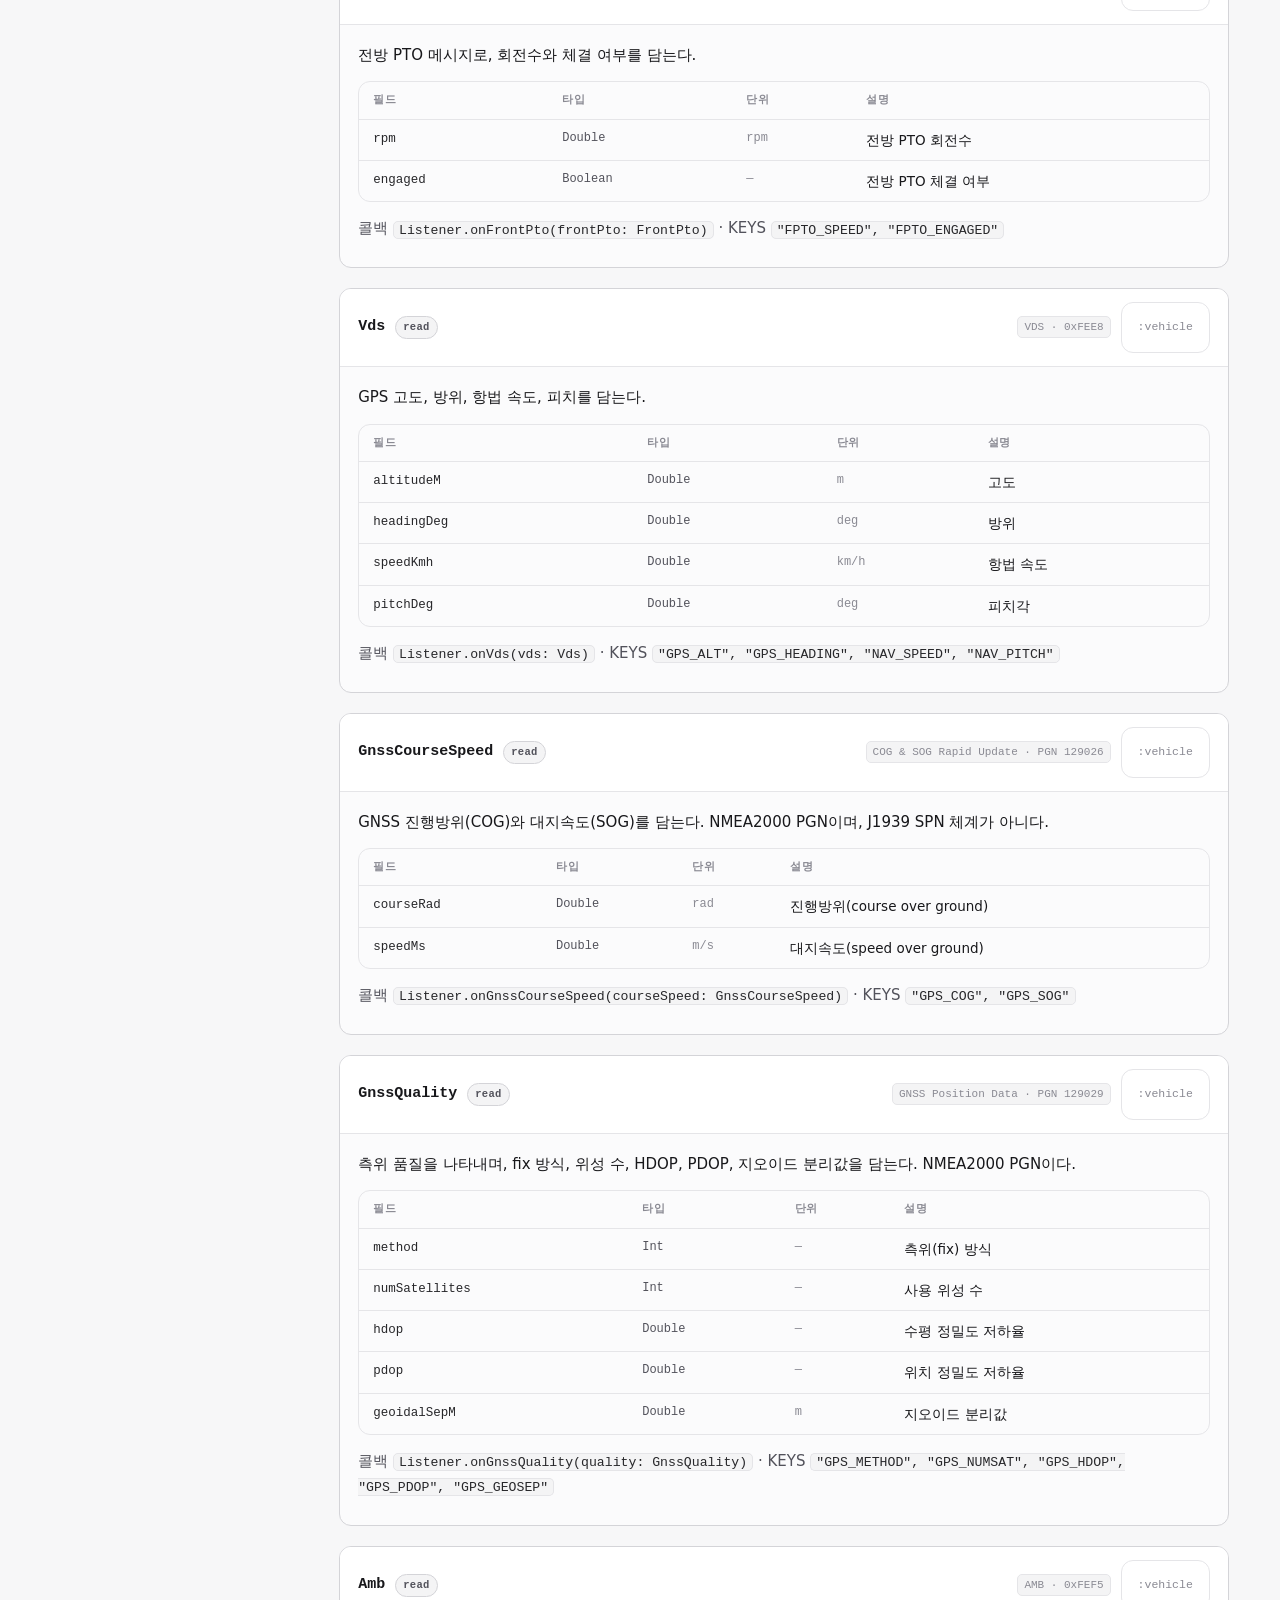
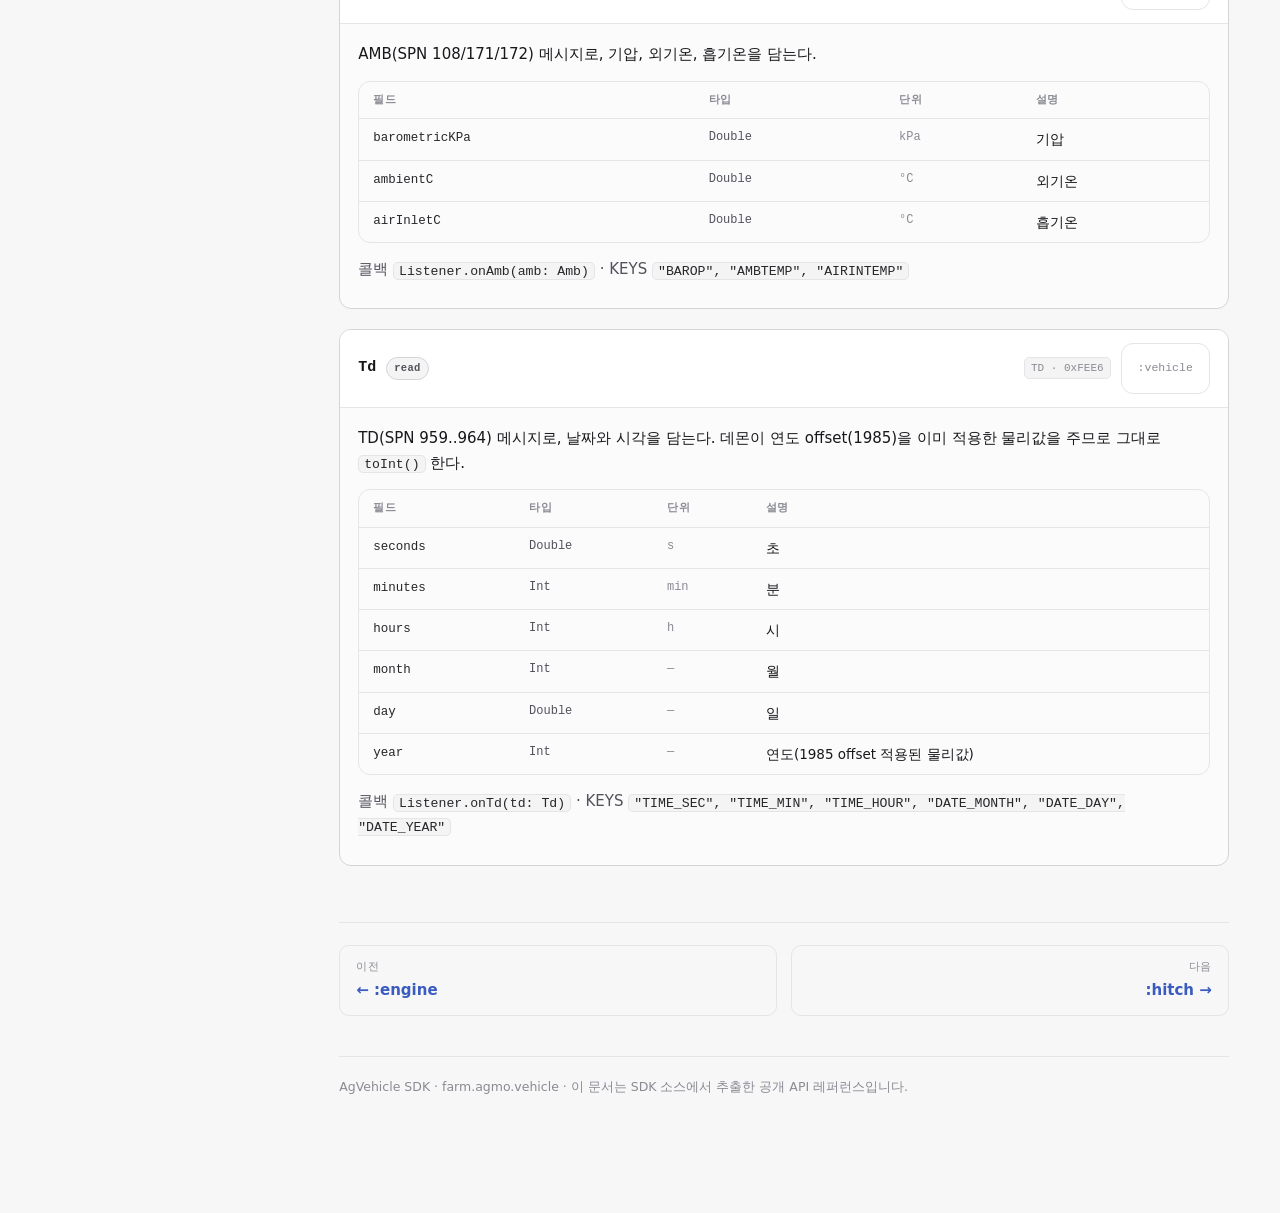
<file: docs/api/vehicle.html>
<!doctype html>
<html lang="ko">
<head>
<meta charset="utf-8">
<meta name="viewport" content="width=device-width, initial-scale=1">
<title>vehicle — AgVehicle SDK Docs</title>
<style>
/* AgVehicle SDK docs — shared stylesheet. Neutral dark/light, no brand hue. */
:root{
  --bg:#f7f7f8; --panel:#ffffff; --sidebar:#f1f1f3; --ink:#18181b; --mut:#52525b;
  --dim:#8a8a93; --line:#e5e5e8; --line2:#d4d4d8; --code-bg:#f4f4f5; --code-ink:#27272a;
  --acc:#3a5bbf; --acc-soft:#eef1fb; --acc-line:#cdd7f2;
  --warn:#9a7420; --warn-soft:#f7f1e2; --danger:#b4544e;
  --str:#9a742b; --sig-bg:#fbfbfc;
  --mono:ui-monospace,"SF Mono",SFMono-Regular,Menlo,"JetBrains Mono",Consolas,monospace;
  --sans:system-ui,-apple-system,"Segoe UI",Roboto,"Helvetica Neue",sans-serif;
}
@media (prefers-color-scheme: dark){
  :root{
    --bg:#0d0d10; --panel:#151519; --sidebar:#101013; --ink:#e9e9ec; --mut:#a1a1aa;
    --dim:#71717a; --line:#26262b; --line2:#35353c; --code-bg:#121216; --code-ink:#d4d4d8;
    --acc:#93a8f0; --acc-soft:#161e33; --acc-line:#2c3a63;
    --warn:#d3b06a; --warn-soft:#221c0e; --danger:#e0736c;
    --str:#cbb079; --sig-bg:#111115;
  }
}
:root[data-theme="light"]{
  --bg:#f7f7f8; --panel:#ffffff; --sidebar:#f1f1f3; --ink:#18181b; --mut:#52525b;
  --dim:#8a8a93; --line:#e5e5e8; --line2:#d4d4d8; --code-bg:#f4f4f5; --code-ink:#27272a;
  --acc:#3a5bbf; --acc-soft:#eef1fb; --acc-line:#cdd7f2;
  --warn:#9a7420; --warn-soft:#f7f1e2; --danger:#b4544e; --str:#9a742b; --sig-bg:#fbfbfc;
}
:root[data-theme="dark"]{
  --bg:#0d0d10; --panel:#151519; --sidebar:#101013; --ink:#e9e9ec; --mut:#a1a1aa;
  --dim:#71717a; --line:#26262b; --line2:#35353c; --code-bg:#121216; --code-ink:#d4d4d8;
  --acc:#93a8f0; --acc-soft:#161e33; --acc-line:#2c3a63;
  --warn:#d3b06a; --warn-soft:#221c0e; --danger:#e0736c; --str:#cbb079; --sig-bg:#111115;
}
*{box-sizing:border-box}
html{scroll-behavior:smooth}
body{margin:0;background:var(--bg);color:var(--ink);font-family:var(--sans);
  font-size:15px;line-height:1.65;-webkit-font-smoothing:antialiased}
a{color:var(--acc);text-decoration:none}
a:hover{text-decoration:underline}
code,kbd{font-family:var(--mono);font-size:.88em}
.mono{font-family:var(--mono)}

/* layout */
.shell{display:grid;grid-template-columns:288px minmax(0,1fr);max-width:1360px;margin:0 auto;min-height:100vh}
.side{position:sticky;top:0;align-self:start;height:100vh;overflow-y:auto;background:var(--sidebar);
  border-right:1px solid var(--line);padding:26px 20px 60px}
.main{padding:0 clamp(20px,4vw,64px) 120px;min-width:0}
@media (max-width:860px){
  .shell{grid-template-columns:1fr}
  .side{position:static;height:auto;border-right:0;border-bottom:1px solid var(--line)}
}

/* sidebar */
.brand{display:flex;align-items:center;gap:10px;margin-bottom:6px}
.brand a{display:flex;align-items:center;gap:10px;color:inherit}
.brand a:hover{text-decoration:none}
.brand .logo{width:30px;height:30px;border-radius:8px;background:var(--ink);color:var(--bg);
  display:grid;place-items:center;font-weight:800;font-size:14px;flex:none;font-family:var(--mono)}
.brand b{font-size:16px;letter-spacing:-.01em}
.ver{color:var(--dim);font-family:var(--mono);font-size:11px;margin:2px 0 20px 40px}
.nav{display:flex;flex-direction:column;gap:1px}
.nav .grp{color:var(--dim);font-size:10.5px;font-weight:700;letter-spacing:.09em;
  text-transform:uppercase;margin:16px 0 5px;padding-left:9px}
.nav a{color:var(--mut);padding:5px 9px;border-radius:7px;font-size:13.5px;
  border-left:2px solid transparent;line-height:1.35}
.nav a:hover{background:var(--panel);color:var(--ink);text-decoration:none}
.nav a.active{color:var(--acc);background:var(--acc-soft);border-left-color:var(--acc);font-weight:600}
.nav a.sub{padding-left:20px;font-size:12.5px;color:var(--dim)}
.nav a .mono{font-size:12px}

/* page header */
.crumb{font-family:var(--mono);font-size:12px;color:var(--dim);margin:38px 0 4px}
.crumb a{color:var(--dim)}
h1{font-size:34px;line-height:1.12;letter-spacing:-.025em;margin:0 0 12px;font-weight:800;text-wrap:balance}
.lead{font-size:17px;color:var(--mut);max-width:66ch;margin:8px 0 0}
.hero{padding:40px 0 30px;border-bottom:1px solid var(--line);margin-bottom:8px}
.hero h1{font-size:38px}
.pathline{display:flex;flex-wrap:wrap;gap:8px;align-items:center;margin-top:22px;font-family:var(--mono);font-size:12.5px;color:var(--mut)}
.pathline .node{background:var(--panel);border:1px solid var(--line2);border-radius:7px;padding:5px 11px;white-space:nowrap}
.pathline .node.hl{border-color:var(--acc-line);background:var(--acc-soft);color:var(--acc);font-weight:600}
.pathline .arw{color:var(--dim)}

/* sections */
section{padding-top:44px}
section>h2,h2{font-size:25px;letter-spacing:-.02em;margin:0 0 6px;font-weight:800;scroll-margin-top:20px}
.kicker{color:var(--acc);font-family:var(--mono);font-size:12px;font-weight:700;letter-spacing:.04em;margin-bottom:8px}
h3{font-size:18px;margin:32px 0 8px;letter-spacing:-.01em;scroll-margin-top:20px}
h4{font-size:13px;margin:22px 0 6px;color:var(--mut);text-transform:uppercase;letter-spacing:.05em}
p{margin:10px 0}
.sub{color:var(--mut)}

/* quickstart steps */
.steps{counter-reset:step;display:flex;flex-direction:column;gap:20px;margin:20px 0}
.step{position:relative;padding-left:46px}
.step::before{counter-increment:step;content:counter(step);position:absolute;left:0;top:-2px;
  width:30px;height:30px;border-radius:8px;background:var(--ink);color:var(--bg);
  display:grid;place-items:center;font-weight:800;font-size:14px;font-family:var(--mono)}
.step h3{margin:2px 0 6px}
.step pre{margin-top:10px}

/* code */
pre{background:var(--code-bg);border:1px solid var(--line);border-radius:12px;padding:16px 18px;
  overflow-x:auto;margin:14px 0;line-height:1.55}
pre code{color:var(--code-ink);font-size:13px}
.tok-k{color:var(--acc);font-weight:600}
.tok-t{color:var(--ink);font-weight:600}
.tok-c{color:var(--dim);font-style:italic}
.tok-s{color:var(--str)}
:not(pre)>code{background:var(--code-bg);border:1px solid var(--line);border-radius:5px;
  padding:.5px 5px;color:var(--code-ink)}

/* signature block */
.sig{background:var(--sig-bg);border:1px solid var(--line2);border-radius:12px;margin:20px 0;overflow:hidden}
.sig>.sig-h{display:flex;align-items:baseline;gap:10px;flex-wrap:wrap;padding:13px 18px;
  border-bottom:1px solid var(--line);background:var(--panel)}
.sig-h .name{font-family:var(--mono);font-size:15px;font-weight:700;color:var(--ink)}
.sig-h .tag{font-family:var(--mono);font-size:10.5px;font-weight:700;padding:2px 7px;border-radius:999px;letter-spacing:.03em;border:1px solid var(--line2)}
.tag.read{color:var(--mut);background:var(--code-bg)}
.tag.ctrl{color:var(--acc);background:var(--acc-soft);border-color:var(--acc-line)}
.tag.oem{color:var(--mut);background:transparent;border-style:dashed}
.tag.enum{color:var(--warn);background:var(--warn-soft);border-color:transparent}
.sig-h .spring{flex:1}
.sig-h .mod{font-family:var(--mono);font-size:11.5px;color:var(--dim)}
.sig-h .pgn{font-family:var(--mono);font-size:11px;color:var(--dim);background:var(--code-bg);border:1px solid var(--line);border-radius:5px;padding:1px 6px}
.sig-body{padding:6px 18px 16px}
.sig-body pre{background:var(--code-bg);margin:12px 0}
.sig-body>p:first-child{margin-top:12px}

/* tables */
table{border-collapse:collapse;width:100%;margin:12px 0;font-size:13.5px}
th,td{text-align:left;padding:8px 12px;border-bottom:1px solid var(--line);vertical-align:top}
th{color:var(--dim);font-size:11px;text-transform:uppercase;letter-spacing:.05em;font-weight:700}
td.p{font-family:var(--mono);color:var(--code-ink);white-space:nowrap;font-size:12.5px}
td .ty,.ty{color:var(--mut);font-family:var(--mono);font-size:12px}
td.u{font-family:var(--mono);color:var(--dim);font-size:12px;white-space:nowrap}
.tblwrap{overflow-x:auto;border:1px solid var(--line);border-radius:12px;margin:14px 0}
.tblwrap table{margin:0}
.tblwrap th,.tblwrap td{padding:9px 14px}
.tblwrap tr:last-child td{border-bottom:0}

/* callouts */
.note{border:1px solid var(--line2);border-left:3px solid var(--mut);background:var(--code-bg);
  border-radius:8px;padding:11px 15px;margin:16px 0;font-size:13.5px}
.note.warn{border-left-color:var(--warn);background:var(--warn-soft)}
.note.info{border-left-color:var(--acc);background:var(--acc-soft)}
.note b{color:var(--ink)}
.note .lbl{font-weight:700;font-size:11px;letter-spacing:.05em;text-transform:uppercase;margin-right:6px;color:var(--mut)}
.note.info .lbl{color:var(--acc)}

/* module grid (index) */
.mods{display:grid;grid-template-columns:repeat(auto-fill,minmax(250px,1fr));gap:14px;margin:18px 0}
.mod{display:block;background:var(--panel);border:1px solid var(--line);border-radius:12px;padding:15px 16px;color:inherit;transition:border-color .12s}
.mod:hover{border-color:var(--acc-line);text-decoration:none}
.mod .co{font-family:var(--mono);font-size:13px;font-weight:700;color:var(--ink)}
.mod .std{font-size:10px;font-weight:700;letter-spacing:.05em;padding:1px 6px;border-radius:999px;margin-left:6px;
  color:var(--mut);background:var(--code-bg);border:1px solid var(--line2)}
.mod .oemb{color:var(--acc);background:var(--acc-soft);border-color:var(--acc-line)}
.mod .d{color:var(--mut);font-size:12.5px;margin-top:6px;line-height:1.5}
.mod .n{font-size:11px;color:var(--dim);margin-top:8px;font-family:var(--mono)}

/* tier ladder */
.ladder{display:flex;flex-direction:column;gap:8px;margin:16px 0}
.rung{display:flex;align-items:center;gap:14px;border:1px solid var(--line2);border-radius:10px;
  padding:12px 16px;background:var(--panel)}
.rung .rk{font-family:var(--mono);font-weight:800;font-size:15px;width:66px;flex:none}
.rung .nm{font-weight:700}
.rung .ds{color:var(--mut);font-size:13px;margin-left:auto;text-align:right}
.rung.safety{border-color:color-mix(in srgb,var(--danger) 45%,var(--line2))}.rung.safety .rk{color:var(--danger)}
.rung.app{border-color:var(--acc-line)}.rung.app .rk{color:var(--acc)}
.rung.system .rk{color:var(--dim)}

/* page nav (prev/next) */
.pagenav{display:flex;justify-content:space-between;gap:14px;margin-top:56px;padding-top:22px;border-top:1px solid var(--line)}
.pagenav a{flex:1;border:1px solid var(--line);border-radius:10px;padding:12px 16px;color:inherit}
.pagenav a:hover{border-color:var(--acc-line);text-decoration:none}
.pagenav .lb{font-size:11px;color:var(--dim);text-transform:uppercase;letter-spacing:.05em}
.pagenav .tt{font-weight:700;color:var(--acc);margin-top:2px}
.pagenav .next{text-align:right}

.pill{display:inline-block;font-family:var(--mono);font-size:11px;color:var(--acc);
  background:var(--acc-soft);border:1px solid var(--acc-line);border-radius:999px;padding:1px 8px}
.foot{margin-top:40px;padding-top:20px;border-top:1px solid var(--line);color:var(--dim);font-size:12.5px}
:target{scroll-margin-top:16px}
::selection{background:var(--acc-soft)}

</style>
</head>
<body>
<div class="shell">
<aside class="side">
  <div class="brand"><a href="index.html"><span class="logo">Ag</span><b>AgVehicle SDK</b></a></div>
  <div class="ver">farm.agmo.vehicle · v0.1.x</div>
  <nav class="nav">
    <div class="grp">시작</div>
    <a href="index.html">개요 · Quickstart</a>
    <a href="index.html#install">설치 (Gradle)</a>
    <a href="index.html#modules">모듈 구성</a>
    <div class="grp">핵심 (core)</div>
    <a href="core.html">AgVehicle · 연결</a>
    <a class="sub" href="core.html#reading">신호 읽기 · subscribe</a>
    <a class="sub" href="core.html#throttle">갱신 스로틀 · intervalMs</a>
    <a class="sub" href="core.html#control">제어 세션 · acquire</a>
    <a class="sub" href="core.html#catalog">카탈로그 · 동적 정의</a>
    <a class="sub" href="core.html#types">코어 타입</a>
    <div class="grp">도메인 모델 (표준)</div>
    <a href="engine.html"><span class="mono">:engine</span></a>
    <a class="active" href="vehicle.html"><span class="mono">:vehicle</span></a>
    <a href="hitch.html"><span class="mono">:hitch</span></a>
    <a href="imu.html"><span class="mono">:imu</span> · <span class="mono">:gpio</span></a>
    <a href="flow.html"><span class="mono">:flow</span></a>
    <div class="grp">OEM (제조사 고유)</div>
    <a href="oem-tractor.html"><span class="mono">:oem-tractor</span></a>
    <a href="oem-steer.html"><span class="mono">:oem-steer</span></a>
    <a href="oem-spreader.html"><span class="mono">:oem-spreader</span></a>
    <a href="oem-imu.html"><span class="mono">:oem-imu</span></a>
    <a href="oem-genericio.html"><span class="mono">:oem-genericio</span></a>
    <div class="grp">제어 정책</div>
    <a href="policy.html">자격 · 실행레벨(Tier)</a>
  </nav>
</aside>

<main class="main">
  <div class="crumb"><a href="index.html">Docs</a> / :vehicle</div>
  <h1>vehicle — 차량 상태</h1>
  <p class="lead">vehicle은 차속, PTO, 배터리, DPF, GPS, 변속 등 <b>엔진과 히치를 제외한 차량 전반의 상태</b>를 읽는 표준 도메인 모듈이다. 모든 신호가 읽기 전용이며, 쓰기(제어) API는 없다.</p>
  <div class="note warn"><span class="lbl">범위 밖</span> <b>4WD와 AutoLift 제어는 이 도메인에 없다.</b> 4WD는 실차 CAN에 매핑되어 있지 않아 지원하지 않으며, AutoLift는 조향각, FNR, 히치 조합의 앱 레벨 기능(<code>:oem-tractor</code>의 <code>Tractor.autoLift</code>)이다.</div>

  <section id="vehicle">
    <div class="kicker">클래스</div>
    <h2>Vehicle</h2>
    <p>도메인 객체 하나로 이 페이지의 모든 신호를 구독한다. <code>Signal</code>을 상속하며 <code>lifecycle.addObserver(vehicle)</code> 한 줄로 <code>ON_START</code>에 구독, <code>ON_STOP</code>에 해제된다.</p>
    <div class="sig" id="Vehicle">
      <div class="sig-h">
        <span class="name">Vehicle(context: Context, intervalMs: Long = 0)</span>
        <span class="tag read">read</span>
        <span class="spring"></span>
        <span class="mod">:vehicle</span>
      </div>
      <div class="sig-body">
        <p>등록 방식은 두 가지이며, 두 방식은 기능적으로 동등하다.</p>
        <div class="tblwrap"><table>
          <tr><th>방식</th><th>생성 · 등록</th></tr>
          <tr><td class="p">람다</td><td><code>Vehicle(context, intervalMs)</code> + <code>vehicle.onSpeed { }</code> — 필요한 신호만, 체이닝 가능</td></tr>
          <tr><td class="p">리스너</td><td><code>Vehicle(context, listener: Listener, intervalMs)</code> — 여러 신호를 한 객체에서 override</td></tr>
        </table></div>
        <p>콜백마다 대응하는 람다 메서드가 있다. <code>onSpeed { }</code>, <code>onBattery { }</code>, <code>onPto { }</code> 등이 있으며, 아래 <code>Listener</code> 표의 <code>on…</code> 이름과 1:1로 대응한다. 람다 방식은 <b>등록한 신호만</b> 구독한다.</p>
        <p><code>intervalMs</code>는 앱 콜백의 최소 간격(ms)을 지정한다. <code>0</code>이면 신호가 올 때마다 전부 전달하고, <code>&gt;0</code>이면 최대 그 간격마다 최신값을 한 번만 전달한다(<a href="core.html#throttle">core.html#throttle</a> 참고).</p>
        <p>콜백은 binder 스레드에서 호출되므로 UI 갱신은 <code>runOnUiThread</code>로 감싼다.</p>
      </div>
    </div>

    <h3 id="Listener">Vehicle.Listener</h3>
    <p>필요한 콜백만 <code>override</code>하면 된다. 나머지는 <code>Listener</code> 인터페이스의 기본 구현(no-op)이 처리한다.</p>
    <div class="tblwrap">
      <table>
        <thead><tr><th>콜백</th><th>파라미터</th><th>대응 클래스</th></tr></thead>
        <tbody>
          <tr><td class="p">onSpeed</td><td class="ty">speed: VehicleSpeed</td><td><a href="#VehicleSpeed">VehicleSpeed</a></td></tr>
          <tr><td class="p">onPto</td><td class="ty">pto: PtoSpeed</td><td><a href="#PtoSpeed">PtoSpeed</a></td></tr>
          <tr><td class="p">onBattery</td><td class="ty">battery: Battery</td><td><a href="#Battery">Battery</a></td></tr>
          <tr><td class="p">onDpf</td><td class="ty">dpf: Dpf</td><td><a href="#Dpf">Dpf</a></td></tr>
          <tr><td class="p">onPosition</td><td class="ty">position: GpsPosition</td><td><a href="#GpsPosition">GpsPosition</a></td></tr>
          <tr><td class="p">onCcvs1</td><td class="ty">ccvs1: Ccvs1</td><td><a href="#Ccvs1">Ccvs1</a></td></tr>
          <tr><td class="p">onEbc1</td><td class="ty">ebc1: Ebc1</td><td><a href="#Ebc1">Ebc1</a></td></tr>
          <tr><td class="p">onEbc2</td><td class="ty">ebc2: Ebc2</td><td><a href="#Ebc2">Ebc2</a></td></tr>
          <tr><td class="p">onEtc1</td><td class="ty">etc1: Etc1</td><td><a href="#Etc1">Etc1</a></td></tr>
          <tr><td class="p">onEtc2</td><td class="ty">etc2: Etc2</td><td><a href="#Etc2">Etc2</a></td></tr>
          <tr><td class="p">onTco1</td><td class="ty">tco1: Tco1</td><td><a href="#Tco1">Tco1</a></td></tr>
          <tr><td class="p">onVdc2</td><td class="ty">vdc2: Vdc2</td><td><a href="#Vdc2">Vdc2</a></td></tr>
          <tr><td class="p">onWbsd</td><td class="ty">wbsd: Wbsd</td><td><a href="#Wbsd">Wbsd</a></td></tr>
          <tr><td class="p">onGbsd</td><td class="ty">gbsd: Gbsd</td><td><a href="#Gbsd">Gbsd</a></td></tr>
          <tr><td class="p">onMss</td><td class="ty">mss: Mss</td><td><a href="#Mss">Mss</a></td></tr>
          <tr><td class="p">onVdhr</td><td class="ty">vdhr: Vdhr</td><td><a href="#Vdhr">Vdhr</a></td></tr>
          <tr><td class="p">onVh</td><td class="ty">vh: Vh</td><td><a href="#Vh">Vh</a></td></tr>
          <tr><td class="p">onVep1</td><td class="ty">vep1: Vep1</td><td><a href="#Vep1">Vep1</a></td></tr>
          <tr><td class="p">onRearPto</td><td class="ty">rearPto: RearPto</td><td><a href="#RearPto">RearPto</a></td></tr>
          <tr><td class="p">onFrontPto</td><td class="ty">frontPto: FrontPto</td><td><a href="#FrontPto">FrontPto</a></td></tr>
          <tr><td class="p">onVds</td><td class="ty">vds: Vds</td><td><a href="#Vds">Vds</a></td></tr>
          <tr><td class="p">onGnssCourseSpeed</td><td class="ty">courseSpeed: GnssCourseSpeed</td><td><a href="#GnssCourseSpeed">GnssCourseSpeed</a></td></tr>
          <tr><td class="p">onGnssQuality</td><td class="ty">quality: GnssQuality</td><td><a href="#GnssQuality">GnssQuality</a></td></tr>
          <tr><td class="p">onAmb</td><td class="ty">amb: Amb</td><td><a href="#Amb">Amb</a></td></tr>
          <tr><td class="p">onTd</td><td class="ty">td: Td</td><td><a href="#Td">Td</a></td></tr>
        </tbody>
      </table>
    </div>

    <h3>사용 예제</h3>
    <p>필요한 신호만 <code>onXxx { }</code> <b>람다</b>로 등록한다. <code>object</code> 선언이나 <code>override</code> 없이 등록할 수 있고, 여러 메서드를 이어서 호출(체이닝)할 수 있다.</p>
<pre><code><span class="tok-k">val</span> vehicle = Vehicle(<span class="tok-k">this</span>, intervalMs = <span class="tok-s">200</span>)
vehicle.onSpeed { s -> runOnUiThread { render(s.kmh) } }
      .onBattery { b -> runOnUiThread { render(b.volts) } }
      .onDpf { d -> runOnUiThread { <span class="tok-k">if</span> (d.warning) showWarn() } }
lifecycle.addObserver(vehicle)   <span class="tok-c">// ← 이 한 줄이 구독/해제 전부</span></code></pre>
    <p class="sub"><b>여러 신호</b>를 한 객체에서 다루려면 아래와 같이 <b>리스너</b> 방식으로 등록할 수도 있다. 두 방식은 기능적으로 동등하다.</p>
<pre><code><span class="tok-k">val</span> vehicle = Vehicle(<span class="tok-k">this</span>, <span class="tok-k">object</span> : Vehicle.Listener {
    <span class="tok-k">override fun</span> onSpeed(s: <span class="tok-t">VehicleSpeed</span>) = runOnUiThread { render(s.kmh) }
    <span class="tok-k">override fun</span> onBattery(b: <span class="tok-t">Battery</span>)    = runOnUiThread { render(b.volts) }
    <span class="tok-k">override fun</span> onDpf(d: <span class="tok-t">Dpf</span>)            = runOnUiThread { <span class="tok-k">if</span> (d.warning) showWarn() }
}, intervalMs = <span class="tok-s">200</span>)
lifecycle.addObserver(vehicle)   <span class="tok-c">// ← 이 한 줄이 구독/해제 전부</span></code></pre>
  </section>

  <section id="types">
    <div class="kicker">데이터 클래스</div>
    <h2>신호 클래스</h2>
    <p>각 클래스는 CAN 메시지(ID) 하나에 대응한다. <code>KEY</code>(단일 필드) 또는 <code>KEYS</code> + <code>from()</code>(풀 메시지)로 구독한다.</p>

    <div class="sig" id="VehicleSpeed">
      <div class="sig-h"><span class="name">VehicleSpeed</span><span class="tag read">read</span><span class="spring"></span><span class="pgn">CCVS1 · 0xFEF1</span><span class="mod">:vehicle</span></div>
      <div class="sig-body">
        <p>차량 속도를 나타낸다. CCVS1 메시지의 <code>VEHSPEED</code> 필드만 뽑은 단일 값이다.</p>
        <div class="tblwrap"><table><thead><tr><th>필드</th><th>타입</th><th>단위</th><th>설명</th></tr></thead>
          <tbody><tr><td class="p">kmh</td><td class="ty">Double</td><td class="u">km/h</td><td>차속</td></tr></tbody>
        </table></div>
        <p class="sub">콜백 <code>Listener.onSpeed(speed: VehicleSpeed)</code> · KEY <code>"VEHSPEED"</code></p>
      </div>
    </div>

    <div class="sig" id="PtoSpeed">
      <div class="sig-h"><span class="name">PtoSpeed</span><span class="tag read">read</span><span class="spring"></span><span class="pgn">0xFE43</span><span class="mod">:vehicle</span></div>
      <div class="sig-body">
        <p>후방 PTO 회전수를 나타낸다.</p>
        <div class="tblwrap"><table><thead><tr><th>필드</th><th>타입</th><th>단위</th><th>설명</th></tr></thead>
          <tbody><tr><td class="p">rpm</td><td class="ty">Double</td><td class="u">rpm</td><td>PTO 회전수</td></tr></tbody>
        </table></div>
        <p class="sub">콜백 <code>Listener.onPto(pto: PtoSpeed)</code> · KEY <code>"PTO"</code></p>
      </div>
    </div>

    <div class="sig" id="Battery">
      <div class="sig-h"><span class="name">Battery</span><span class="tag read">read</span><span class="spring"></span><span class="pgn">VEP1 · 0xFEF7</span><span class="mod">:vehicle</span></div>
      <div class="sig-body">
        <p>배터리 전압을 나타낸다. VEP1 메시지의 <code>BATT</code> 필드만 뽑은 단일 값이며, <a href="#Vep1">Vep1</a>과 값이 중복된다.</p>
        <div class="tblwrap"><table><thead><tr><th>필드</th><th>타입</th><th>단위</th><th>설명</th></tr></thead>
          <tbody><tr><td class="p">volts</td><td class="ty">Double</td><td class="u">V</td><td>배터리 전압</td></tr></tbody>
        </table></div>
        <p class="sub">콜백 <code>Listener.onBattery(battery: Battery)</code> · KEY <code>"BATT"</code></p>
      </div>
    </div>

    <div class="sig" id="Dpf">
      <div class="sig-h"><span class="name">Dpf</span><span class="tag read">read</span><span class="spring"></span><span class="pgn">DPF1 · 0xFD7B</span><span class="mod">:vehicle</span></div>
      <div class="sig-body">
        <p>DPF(매연저감장치)의 그을음 적재율을 나타낸다. <code>warning</code>은 저장된 필드가 아니라 <code>sootPercent &gt;= WARN_THRESHOLD</code>로 계산되는 파생 프로퍼티다.</p>
        <div class="tblwrap"><table><thead><tr><th>필드</th><th>타입</th><th>단위</th><th>설명</th></tr></thead>
          <tbody>
            <tr><td class="p">sootPercent</td><td class="ty">Double</td><td class="u">%</td><td>그을음 적재율</td></tr>
            <tr><td class="p">warning</td><td class="ty">Boolean (get)</td><td class="u">—</td><td>sootPercent ≥ WARN_THRESHOLD(80.0) — 실차 기준으로 조정 필요</td></tr>
          </tbody>
        </table></div>
        <p class="sub">콜백 <code>Listener.onDpf(dpf: Dpf)</code> · KEY <code>"DPFSOOT"</code></p>
      </div>
    </div>

    <div class="sig" id="GpsPosition">
      <div class="sig-h"><span class="name">GpsPosition</span><span class="tag read">read</span><span class="spring"></span><span class="pgn">VehiclePosition · 0xFEF3</span><span class="mod">:vehicle</span></div>
      <div class="sig-body">
        <p>GPS 위경도를 나타낸다. CAN 버스로 수신하며, 안드로이드 위치 API가 아니다.</p>
        <div class="tblwrap"><table><thead><tr><th>필드</th><th>타입</th><th>단위</th><th>설명</th></tr></thead>
          <tbody>
            <tr><td class="p">latitude</td><td class="ty">Double</td><td class="u">deg</td><td>위도</td></tr>
            <tr><td class="p">longitude</td><td class="ty">Double</td><td class="u">deg</td><td>경도</td></tr>
          </tbody>
        </table></div>
        <p class="sub">콜백 <code>Listener.onPosition(position: GpsPosition)</code> · KEYS <code>"GPS_LAT", "GPS_LON"</code></p>
      </div>
    </div>

    <div class="sig" id="Ccvs1">
      <div class="sig-h"><span class="name">Ccvs1</span><span class="tag read">read</span><span class="spring"></span><span class="pgn">CCVS1 · 0xFEF1</span><span class="mod">:vehicle</span></div>
      <div class="sig-body">
        <p>CCVS1 풀 메시지(SPN 84/70/595/597/598/86)이며, 차속 외에 파크브레이크와 크루즈 상태까지 담는다. <code>speedKmh</code>는 <a href="#VehicleSpeed">VehicleSpeed</a>와 값이 중복된다.</p>
        <div class="tblwrap"><table><thead><tr><th>필드</th><th>타입</th><th>단위</th><th>설명</th></tr></thead>
          <tbody>
            <tr><td class="p">speedKmh</td><td class="ty">Double</td><td class="u">km/h</td><td>차속</td></tr>
            <tr><td class="p">parkBrake</td><td class="ty">Boolean</td><td class="u">—</td><td>주차 브레이크 작동 여부</td></tr>
            <tr><td class="p">cruiseActive</td><td class="ty">Boolean</td><td class="u">—</td><td>크루즈 컨트롤 활성 여부</td></tr>
            <tr><td class="p">brakeSwitch</td><td class="ty">Boolean</td><td class="u">—</td><td>브레이크 스위치 상태</td></tr>
            <tr><td class="p">clutchSwitch</td><td class="ty">Boolean</td><td class="u">—</td><td>클러치 스위치 상태</td></tr>
            <tr><td class="p">cruiseSetKmh</td><td class="ty">Double</td><td class="u">km/h</td><td>크루즈 설정 속도</td></tr>
          </tbody>
        </table></div>
        <p class="sub">콜백 <code>Listener.onCcvs1(ccvs1: Ccvs1)</code> · KEYS <code>"VEHSPEED", "PARKBRAKE", "CRUISEACTIVE", "BRAKESWITCH", "CLUTCHSWITCH", "CRUISESETSPD"</code></p>
      </div>
    </div>

    <div class="sig" id="Ebc1">
      <div class="sig-h"><span class="name">Ebc1</span><span class="tag read">read</span><span class="spring"></span><span class="pgn">EBC1 · 0xF001</span><span class="mod">:vehicle</span></div>
      <div class="sig-body">
        <p>EBC1(SPN 563/521) 메시지로, ABS 작동 여부와 브레이크 페달 답입률을 담는다.</p>
        <div class="tblwrap"><table><thead><tr><th>필드</th><th>타입</th><th>단위</th><th>설명</th></tr></thead>
          <tbody>
            <tr><td class="p">absActive</td><td class="ty">Boolean</td><td class="u">—</td><td>ABS 작동 여부</td></tr>
            <tr><td class="p">brakePedalPercent</td><td class="ty">Double</td><td class="u">%</td><td>브레이크 페달 답입률</td></tr>
          </tbody>
        </table></div>
        <p class="sub">콜백 <code>Listener.onEbc1(ebc1: Ebc1)</code> · KEYS <code>"ABSACTIVE", "BRAKEPEDAL"</code></p>
      </div>
    </div>

    <div class="sig" id="Ebc2">
      <div class="sig-h"><span class="name">Ebc2</span><span class="tag read">read</span><span class="spring"></span><span class="pgn">EBC2 · 0xFEBF</span><span class="mod">:vehicle</span></div>
      <div class="sig-body">
        <p>EBC2(SPN 904) 메시지로, 전륜축 기준 차속을 담는다.</p>
        <div class="tblwrap"><table><thead><tr><th>필드</th><th>타입</th><th>단위</th><th>설명</th></tr></thead>
          <tbody><tr><td class="p">frontAxleKmh</td><td class="ty">Double</td><td class="u">km/h</td><td>전륜축 기준 차속</td></tr></tbody>
        </table></div>
        <p class="sub">콜백 <code>Listener.onEbc2(ebc2: Ebc2)</code> · KEYS <code>"WHEELSPD_FRONT"</code></p>
      </div>
    </div>

    <div class="sig" id="Etc1">
      <div class="sig-h"><span class="name">Etc1</span><span class="tag read">read</span><span class="spring"></span><span class="pgn">ETC1 · 0xF002</span><span class="mod">:vehicle</span></div>
      <div class="sig-body">
        <p>ETC1(SPN 560/191/161) 메시지로, 동력전달계 체결 여부와 출력축, 입력축 회전수를 담는다.</p>
        <div class="tblwrap"><table><thead><tr><th>필드</th><th>타입</th><th>단위</th><th>설명</th></tr></thead>
          <tbody>
            <tr><td class="p">drivelineEngaged</td><td class="ty">Boolean</td><td class="u">—</td><td>동력전달계 체결 여부</td></tr>
            <tr><td class="p">outputShaftRpm</td><td class="ty">Double</td><td class="u">rpm</td><td>변속기 출력축 회전수</td></tr>
            <tr><td class="p">inputShaftRpm</td><td class="ty">Double</td><td class="u">rpm</td><td>변속기 입력축 회전수</td></tr>
          </tbody>
        </table></div>
        <p class="sub">콜백 <code>Listener.onEtc1(etc1: Etc1)</code> · KEYS <code>"DRIVELINE", "TRANS_OUTSPD", "TRANS_INSPD"</code></p>
      </div>
    </div>

    <div class="sig" id="Etc2">
      <div class="sig-h"><span class="name">Etc2</span><span class="tag read">read</span><span class="spring"></span><span class="pgn">ETC2 · 0xF005</span><span class="mod">:vehicle</span></div>
      <div class="sig-body">
        <p>ETC2(SPN 524/526/523) 메시지로, 선택 기어, 현재 기어, 기어비를 담는다.</p>
        <div class="tblwrap"><table><thead><tr><th>필드</th><th>타입</th><th>단위</th><th>설명</th></tr></thead>
          <tbody>
            <tr><td class="p">selectedGear</td><td class="ty">Int</td><td class="u">—</td><td>선택 기어</td></tr>
            <tr><td class="p">gearRatio</td><td class="ty">Double</td><td class="u">—</td><td>기어비</td></tr>
            <tr><td class="p">currentGear</td><td class="ty">Int</td><td class="u">—</td><td>현재 기어</td></tr>
          </tbody>
        </table></div>
        <p class="sub">콜백 <code>Listener.onEtc2(etc2: Etc2)</code> · KEYS <code>"GEARSEL", "GEARRATIO", "GEARCUR"</code></p>
      </div>
    </div>

    <div class="sig" id="Tco1">
      <div class="sig-h"><span class="name">Tco1</span><span class="tag read">read</span><span class="spring"></span><span class="pgn">TCO1 · 0xFE6C</span><span class="mod">:vehicle</span></div>
      <div class="sig-body">
        <p>TCO1(SPN 1624) 메시지로, 타코그래프용 차속을 담는다.</p>
        <div class="tblwrap"><table><thead><tr><th>필드</th><th>타입</th><th>단위</th><th>설명</th></tr></thead>
          <tbody><tr><td class="p">speedKmh</td><td class="ty">Double</td><td class="u">km/h</td><td>타코그래프 차속</td></tr></tbody>
        </table></div>
        <p class="sub">콜백 <code>Listener.onTco1(tco1: Tco1)</code> · KEYS <code>"TACHOSPD"</code></p>
      </div>
    </div>

    <div class="sig" id="Vdc2">
      <div class="sig-h"><span class="name">Vdc2</span><span class="tag read">read</span><span class="spring"></span><span class="pgn">VDC2 · 0xF009</span><span class="mod">:vehicle</span></div>
      <div class="sig-body">
        <p>VDC2(SPN 1807/1808/1809) 메시지로, 조향각, 요레이트, 횡가속도를 담는다.</p>
        <div class="tblwrap"><table><thead><tr><th>필드</th><th>타입</th><th>단위</th><th>설명</th></tr></thead>
          <tbody>
            <tr><td class="p">steerAngleRad</td><td class="ty">Double</td><td class="u">rad</td><td>조향각</td></tr>
            <tr><td class="p">yawRateRadS</td><td class="ty">Double</td><td class="u">rad/s</td><td>요레이트</td></tr>
            <tr><td class="p">latAccMs2</td><td class="ty">Double</td><td class="u">m/s²</td><td>횡가속도</td></tr>
          </tbody>
        </table></div>
        <p class="sub">콜백 <code>Listener.onVdc2(vdc2: Vdc2)</code> · KEYS <code>"STEERANGLE", "YAWRATE", "LATACC"</code></p>
      </div>
    </div>

    <div class="sig" id="Wbsd">
      <div class="sig-h"><span class="name">Wbsd</span><span class="tag read">read</span><span class="spring"></span><span class="pgn">WBSD · 0xFE48</span><span class="mod">:vehicle</span></div>
      <div class="sig-body">
        <p>바퀴(wheel-based) 기준 속도, 진행방향, 키스위치 상태를 담는다.</p>
        <div class="tblwrap"><table><thead><tr><th>필드</th><th>타입</th><th>단위</th><th>설명</th></tr></thead>
          <tbody>
            <tr><td class="p">speedMs</td><td class="ty">Double</td><td class="u">m/s</td><td>바퀴 기준 속도</td></tr>
            <tr><td class="p">direction</td><td class="ty">Int</td><td class="u">—</td><td>진행방향</td></tr>
            <tr><td class="p">keySwitchOn</td><td class="ty">Boolean</td><td class="u">—</td><td>키스위치 on 여부</td></tr>
          </tbody>
        </table></div>
        <p class="sub">콜백 <code>Listener.onWbsd(wbsd: Wbsd)</code> · KEYS <code>"WBSD_SPEED", "WBSD_DIR", "KEYSWITCH"</code></p>
      </div>
    </div>

    <div class="sig" id="Gbsd">
      <div class="sig-h"><span class="name">Gbsd</span><span class="tag read">read</span><span class="spring"></span><span class="pgn">GBSD · 0xFE49</span><span class="mod">:vehicle</span></div>
      <div class="sig-body">
        <p>지면(ground-based) 기준 속도와 진행방향을 담는다.</p>
        <div class="tblwrap"><table><thead><tr><th>필드</th><th>타입</th><th>단위</th><th>설명</th></tr></thead>
          <tbody>
            <tr><td class="p">speedMs</td><td class="ty">Double</td><td class="u">m/s</td><td>지면 기준 속도</td></tr>
            <tr><td class="p">direction</td><td class="ty">Int</td><td class="u">—</td><td>진행방향</td></tr>
          </tbody>
        </table></div>
        <p class="sub">콜백 <code>Listener.onGbsd(gbsd: Gbsd)</code> · KEYS <code>"GBSD_SPEED", "GBSD_DIR"</code></p>
      </div>
    </div>

    <div class="sig" id="Mss">
      <div class="sig-h"><span class="name">Mss</span><span class="tag read">read</span><span class="spring"></span><span class="pgn">MSS · 0xF022</span><span class="mod">:vehicle</span></div>
      <div class="sig-body">
        <p>기계가 선택한(machine selected) 속도와 진행방향을 담는다.</p>
        <div class="tblwrap"><table><thead><tr><th>필드</th><th>타입</th><th>단위</th><th>설명</th></tr></thead>
          <tbody>
            <tr><td class="p">speedMs</td><td class="ty">Double</td><td class="u">m/s</td><td>기계 선택 속도</td></tr>
            <tr><td class="p">direction</td><td class="ty">Int</td><td class="u">—</td><td>진행방향</td></tr>
          </tbody>
        </table></div>
        <p class="sub">콜백 <code>Listener.onMss(mss: Mss)</code> · KEYS <code>"MSS_SPEED", "MSS_DIR"</code></p>
      </div>
    </div>

    <div class="sig" id="Vdhr">
      <div class="sig-h"><span class="name">Vdhr</span><span class="tag read">read</span><span class="spring"></span><span class="pgn">VDHR · 0xFEC1</span><span class="mod">:vehicle</span></div>
      <div class="sig-body">
        <p>VDHR(SPN 917) 메시지로, 고정밀 누적거리(주행거리계)를 담는다.</p>
        <div class="tblwrap"><table><thead><tr><th>필드</th><th>타입</th><th>단위</th><th>설명</th></tr></thead>
          <tbody><tr><td class="p">odometerKm</td><td class="ty">Double</td><td class="u">km</td><td>누적 주행거리</td></tr></tbody>
        </table></div>
        <p class="sub">콜백 <code>Listener.onVdhr(vdhr: Vdhr)</code> · KEYS <code>"ODOMETER"</code></p>
      </div>
    </div>

    <div class="sig" id="Vh">
      <div class="sig-h"><span class="name">Vh</span><span class="tag read">read</span><span class="spring"></span><span class="pgn">VH · 0xFEE7</span><span class="mod">:vehicle</span></div>
      <div class="sig-body">
        <p>VH(SPN 246/248) 메시지로, 차량과 PTO의 누적 가동시간을 담는다.</p>
        <div class="tblwrap"><table><thead><tr><th>필드</th><th>타입</th><th>단위</th><th>설명</th></tr></thead>
          <tbody>
            <tr><td class="p">vehicleHours</td><td class="ty">Double</td><td class="u">h</td><td>차량 누적 가동시간</td></tr>
            <tr><td class="p">ptoHours</td><td class="ty">Double</td><td class="u">h</td><td>PTO 누적 가동시간</td></tr>
          </tbody>
        </table></div>
        <p class="sub">콜백 <code>Listener.onVh(vh: Vh)</code> · KEYS <code>"VEHHOURS", "PTOHOURS"</code></p>
      </div>
    </div>

    <div class="sig" id="Vep1">
      <div class="sig-h"><span class="name">Vep1</span><span class="tag read">read</span><span class="spring"></span><span class="pgn">VEP1 · 0xFEF7</span><span class="mod">:vehicle</span></div>
      <div class="sig-body">
        <p>VEP1 풀 메시지(SPN 114/167/168)로, 배터리 전류, 발전기 전압, 배터리 전압을 담는다. <code>batteryVolts</code>는 <a href="#Battery">Battery</a>와 값이 중복된다.</p>
        <div class="tblwrap"><table><thead><tr><th>필드</th><th>타입</th><th>단위</th><th>설명</th></tr></thead>
          <tbody>
            <tr><td class="p">batteryCurrentA</td><td class="ty">Double</td><td class="u">A</td><td>배터리 전류</td></tr>
            <tr><td class="p">alternatorVolts</td><td class="ty">Double</td><td class="u">V</td><td>발전기 전압</td></tr>
            <tr><td class="p">batteryVolts</td><td class="ty">Double</td><td class="u">V</td><td>배터리 전압</td></tr>
          </tbody>
        </table></div>
        <p class="sub">콜백 <code>Listener.onVep1(vep1: Vep1)</code> · KEYS <code>"BATTCURR", "ALTVOLT", "BATT"</code></p>
      </div>
    </div>

    <div class="sig" id="RearPto">
      <div class="sig-h"><span class="name">RearPto</span><span class="tag read">read</span><span class="spring"></span><span class="pgn">0xFE43</span><span class="mod">:vehicle</span></div>
      <div class="sig-body">
        <p>후방 PTO 풀 메시지로, 회전수, 설정 회전수, 체결 여부를 담는다. <code>rpm</code>은 <a href="#PtoSpeed">PtoSpeed</a>와 값이 중복된다.</p>
        <div class="tblwrap"><table><thead><tr><th>필드</th><th>타입</th><th>단위</th><th>설명</th></tr></thead>
          <tbody>
            <tr><td class="p">rpm</td><td class="ty">Double</td><td class="u">rpm</td><td>PTO 회전수</td></tr>
            <tr><td class="p">setRpm</td><td class="ty">Double</td><td class="u">rpm</td><td>PTO 설정 회전수</td></tr>
            <tr><td class="p">engaged</td><td class="ty">Boolean</td><td class="u">—</td><td>PTO 체결 여부</td></tr>
          </tbody>
        </table></div>
        <p class="sub">콜백 <code>Listener.onRearPto(rearPto: RearPto)</code> · KEYS <code>"PTO", "PTO_SETSPEED", "PTO_ENGAGED"</code></p>
      </div>
    </div>

    <div class="sig" id="FrontPto">
      <div class="sig-h"><span class="name">FrontPto</span><span class="tag read">read</span><span class="spring"></span><span class="pgn">0xFE44</span><span class="mod">:vehicle</span></div>
      <div class="sig-body">
        <p>전방 PTO 메시지로, 회전수와 체결 여부를 담는다.</p>
        <div class="tblwrap"><table><thead><tr><th>필드</th><th>타입</th><th>단위</th><th>설명</th></tr></thead>
          <tbody>
            <tr><td class="p">rpm</td><td class="ty">Double</td><td class="u">rpm</td><td>전방 PTO 회전수</td></tr>
            <tr><td class="p">engaged</td><td class="ty">Boolean</td><td class="u">—</td><td>전방 PTO 체결 여부</td></tr>
          </tbody>
        </table></div>
        <p class="sub">콜백 <code>Listener.onFrontPto(frontPto: FrontPto)</code> · KEYS <code>"FPTO_SPEED", "FPTO_ENGAGED"</code></p>
      </div>
    </div>

    <div class="sig" id="Vds">
      <div class="sig-h"><span class="name">Vds</span><span class="tag read">read</span><span class="spring"></span><span class="pgn">VDS · 0xFEE8</span><span class="mod">:vehicle</span></div>
      <div class="sig-body">
        <p>GPS 고도, 방위, 항법 속도, 피치를 담는다.</p>
        <div class="tblwrap"><table><thead><tr><th>필드</th><th>타입</th><th>단위</th><th>설명</th></tr></thead>
          <tbody>
            <tr><td class="p">altitudeM</td><td class="ty">Double</td><td class="u">m</td><td>고도</td></tr>
            <tr><td class="p">headingDeg</td><td class="ty">Double</td><td class="u">deg</td><td>방위</td></tr>
            <tr><td class="p">speedKmh</td><td class="ty">Double</td><td class="u">km/h</td><td>항법 속도</td></tr>
            <tr><td class="p">pitchDeg</td><td class="ty">Double</td><td class="u">deg</td><td>피치각</td></tr>
          </tbody>
        </table></div>
        <p class="sub">콜백 <code>Listener.onVds(vds: Vds)</code> · KEYS <code>"GPS_ALT", "GPS_HEADING", "NAV_SPEED", "NAV_PITCH"</code></p>
      </div>
    </div>

    <div class="sig" id="GnssCourseSpeed">
      <div class="sig-h"><span class="name">GnssCourseSpeed</span><span class="tag read">read</span><span class="spring"></span><span class="pgn">COG &amp; SOG Rapid Update · PGN 129026</span><span class="mod">:vehicle</span></div>
      <div class="sig-body">
        <p>GNSS 진행방위(COG)와 대지속도(SOG)를 담는다. NMEA2000 PGN이며, J1939 SPN 체계가 아니다.</p>
        <div class="tblwrap"><table><thead><tr><th>필드</th><th>타입</th><th>단위</th><th>설명</th></tr></thead>
          <tbody>
            <tr><td class="p">courseRad</td><td class="ty">Double</td><td class="u">rad</td><td>진행방위(course over ground)</td></tr>
            <tr><td class="p">speedMs</td><td class="ty">Double</td><td class="u">m/s</td><td>대지속도(speed over ground)</td></tr>
          </tbody>
        </table></div>
        <p class="sub">콜백 <code>Listener.onGnssCourseSpeed(courseSpeed: GnssCourseSpeed)</code> · KEYS <code>"GPS_COG", "GPS_SOG"</code></p>
      </div>
    </div>

    <div class="sig" id="GnssQuality">
      <div class="sig-h"><span class="name">GnssQuality</span><span class="tag read">read</span><span class="spring"></span><span class="pgn">GNSS Position Data · PGN 129029</span><span class="mod">:vehicle</span></div>
      <div class="sig-body">
        <p>측위 품질을 나타내며, fix 방식, 위성 수, HDOP, PDOP, 지오이드 분리값을 담는다. NMEA2000 PGN이다.</p>
        <div class="tblwrap"><table><thead><tr><th>필드</th><th>타입</th><th>단위</th><th>설명</th></tr></thead>
          <tbody>
            <tr><td class="p">method</td><td class="ty">Int</td><td class="u">—</td><td>측위(fix) 방식</td></tr>
            <tr><td class="p">numSatellites</td><td class="ty">Int</td><td class="u">—</td><td>사용 위성 수</td></tr>
            <tr><td class="p">hdop</td><td class="ty">Double</td><td class="u">—</td><td>수평 정밀도 저하율</td></tr>
            <tr><td class="p">pdop</td><td class="ty">Double</td><td class="u">—</td><td>위치 정밀도 저하율</td></tr>
            <tr><td class="p">geoidalSepM</td><td class="ty">Double</td><td class="u">m</td><td>지오이드 분리값</td></tr>
          </tbody>
        </table></div>
        <p class="sub">콜백 <code>Listener.onGnssQuality(quality: GnssQuality)</code> · KEYS <code>"GPS_METHOD", "GPS_NUMSAT", "GPS_HDOP", "GPS_PDOP", "GPS_GEOSEP"</code></p>
      </div>
    </div>

    <div class="sig" id="Amb">
      <div class="sig-h"><span class="name">Amb</span><span class="tag read">read</span><span class="spring"></span><span class="pgn">AMB · 0xFEF5</span><span class="mod">:vehicle</span></div>
      <div class="sig-body">
        <p>AMB(SPN 108/171/172) 메시지로, 기압, 외기온, 흡기온을 담는다.</p>
        <div class="tblwrap"><table><thead><tr><th>필드</th><th>타입</th><th>단위</th><th>설명</th></tr></thead>
          <tbody>
            <tr><td class="p">barometricKPa</td><td class="ty">Double</td><td class="u">kPa</td><td>기압</td></tr>
            <tr><td class="p">ambientC</td><td class="ty">Double</td><td class="u">°C</td><td>외기온</td></tr>
            <tr><td class="p">airInletC</td><td class="ty">Double</td><td class="u">°C</td><td>흡기온</td></tr>
          </tbody>
        </table></div>
        <p class="sub">콜백 <code>Listener.onAmb(amb: Amb)</code> · KEYS <code>"BAROP", "AMBTEMP", "AIRINTEMP"</code></p>
      </div>
    </div>

    <div class="sig" id="Td">
      <div class="sig-h"><span class="name">Td</span><span class="tag read">read</span><span class="spring"></span><span class="pgn">TD · 0xFEE6</span><span class="mod">:vehicle</span></div>
      <div class="sig-body">
        <p>TD(SPN 959..964) 메시지로, 날짜와 시각을 담는다. 데몬이 연도 offset(1985)을 이미 적용한 물리값을 주므로 그대로 <code>toInt()</code> 한다.</p>
        <div class="tblwrap"><table><thead><tr><th>필드</th><th>타입</th><th>단위</th><th>설명</th></tr></thead>
          <tbody>
            <tr><td class="p">seconds</td><td class="ty">Double</td><td class="u">s</td><td>초</td></tr>
            <tr><td class="p">minutes</td><td class="ty">Int</td><td class="u">min</td><td>분</td></tr>
            <tr><td class="p">hours</td><td class="ty">Int</td><td class="u">h</td><td>시</td></tr>
            <tr><td class="p">month</td><td class="ty">Int</td><td class="u">—</td><td>월</td></tr>
            <tr><td class="p">day</td><td class="ty">Double</td><td class="u">—</td><td>일</td></tr>
            <tr><td class="p">year</td><td class="ty">Int</td><td class="u">—</td><td>연도(1985 offset 적용된 물리값)</td></tr>
          </tbody>
        </table></div>
        <p class="sub">콜백 <code>Listener.onTd(td: Td)</code> · KEYS <code>"TIME_SEC", "TIME_MIN", "TIME_HOUR", "DATE_MONTH", "DATE_DAY", "DATE_YEAR"</code></p>
      </div>
    </div>
  </section>

  <div class="pagenav">
    <a class="prev" href="engine.html"><div class="lb">이전</div><div class="tt">← :engine</div></a>
    <a class="next" href="hitch.html"><div class="lb">다음</div><div class="tt">:hitch →</div></a>
  </div>
  <div class="foot">AgVehicle SDK · farm.agmo.vehicle · 이 문서는 SDK 소스에서 추출한 공개 API 레퍼런스입니다.</div>
</main>
</div>
</body>
</html>
</file>
